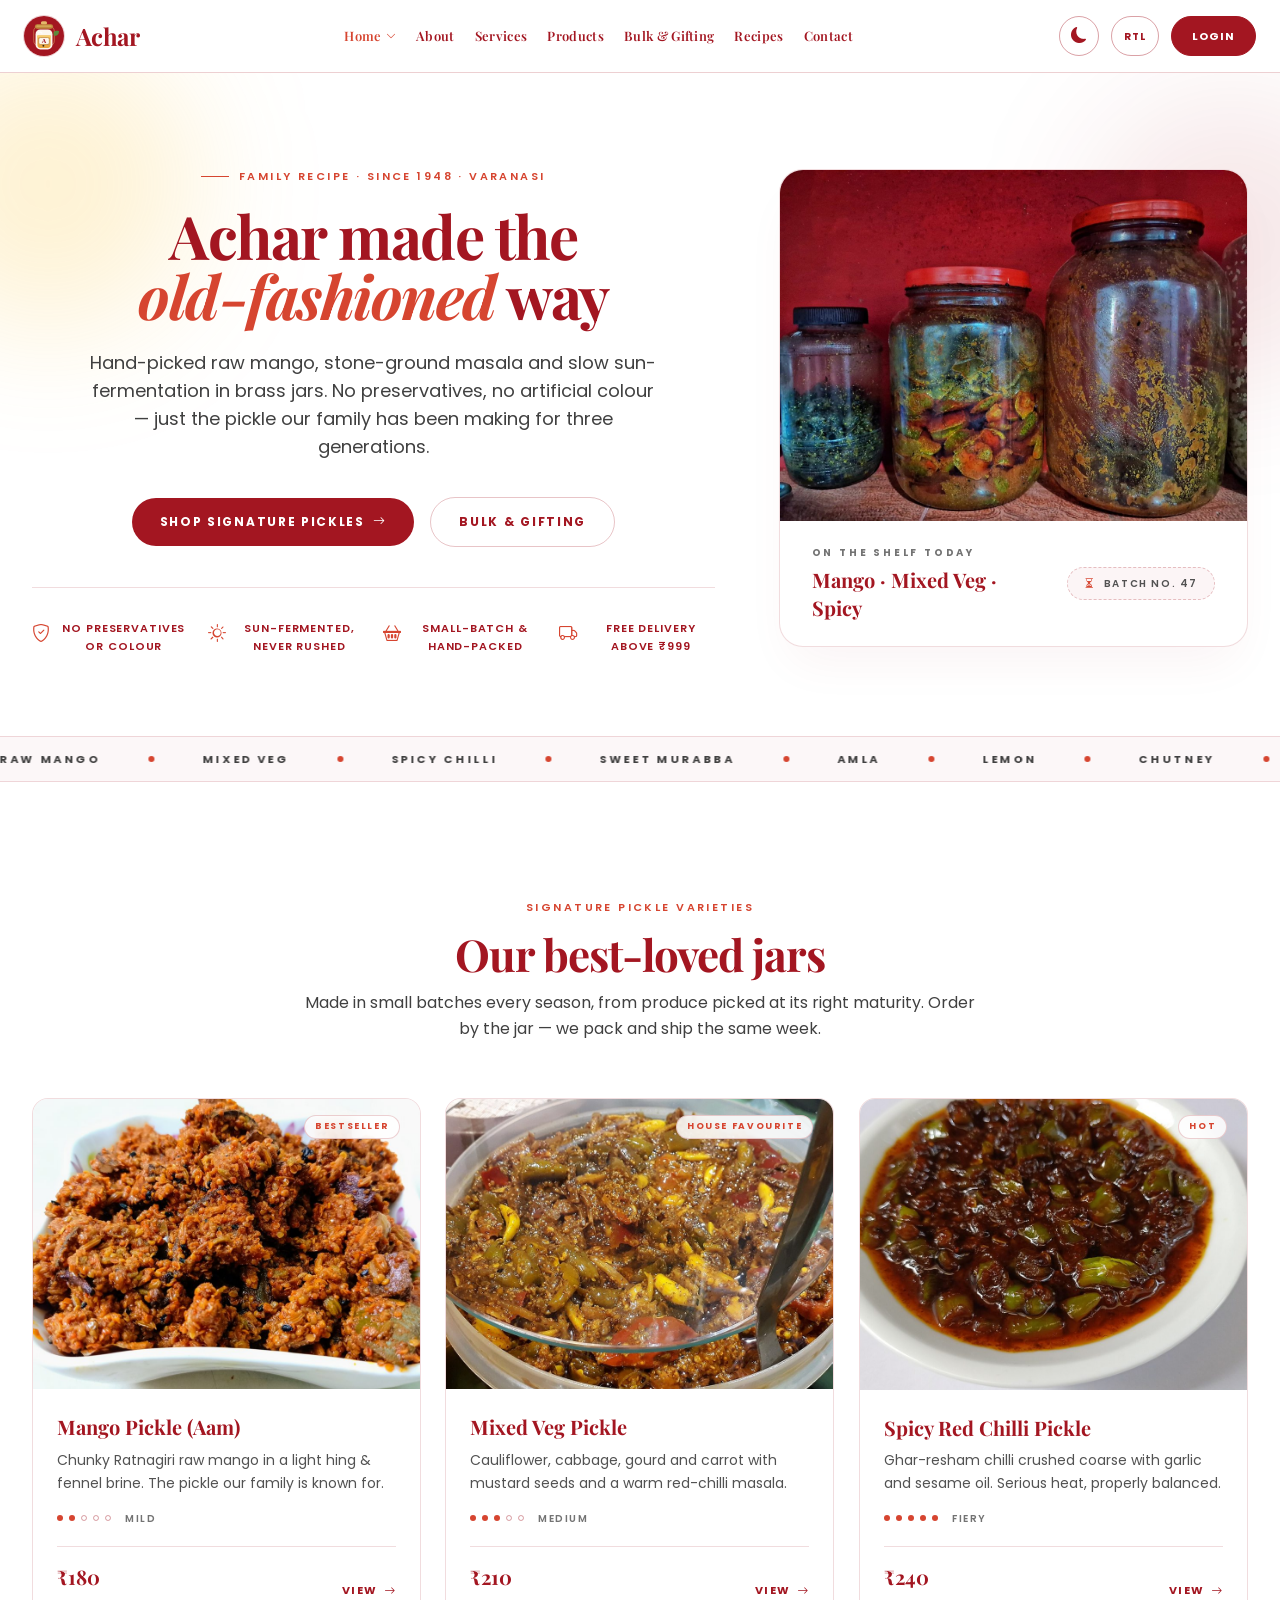
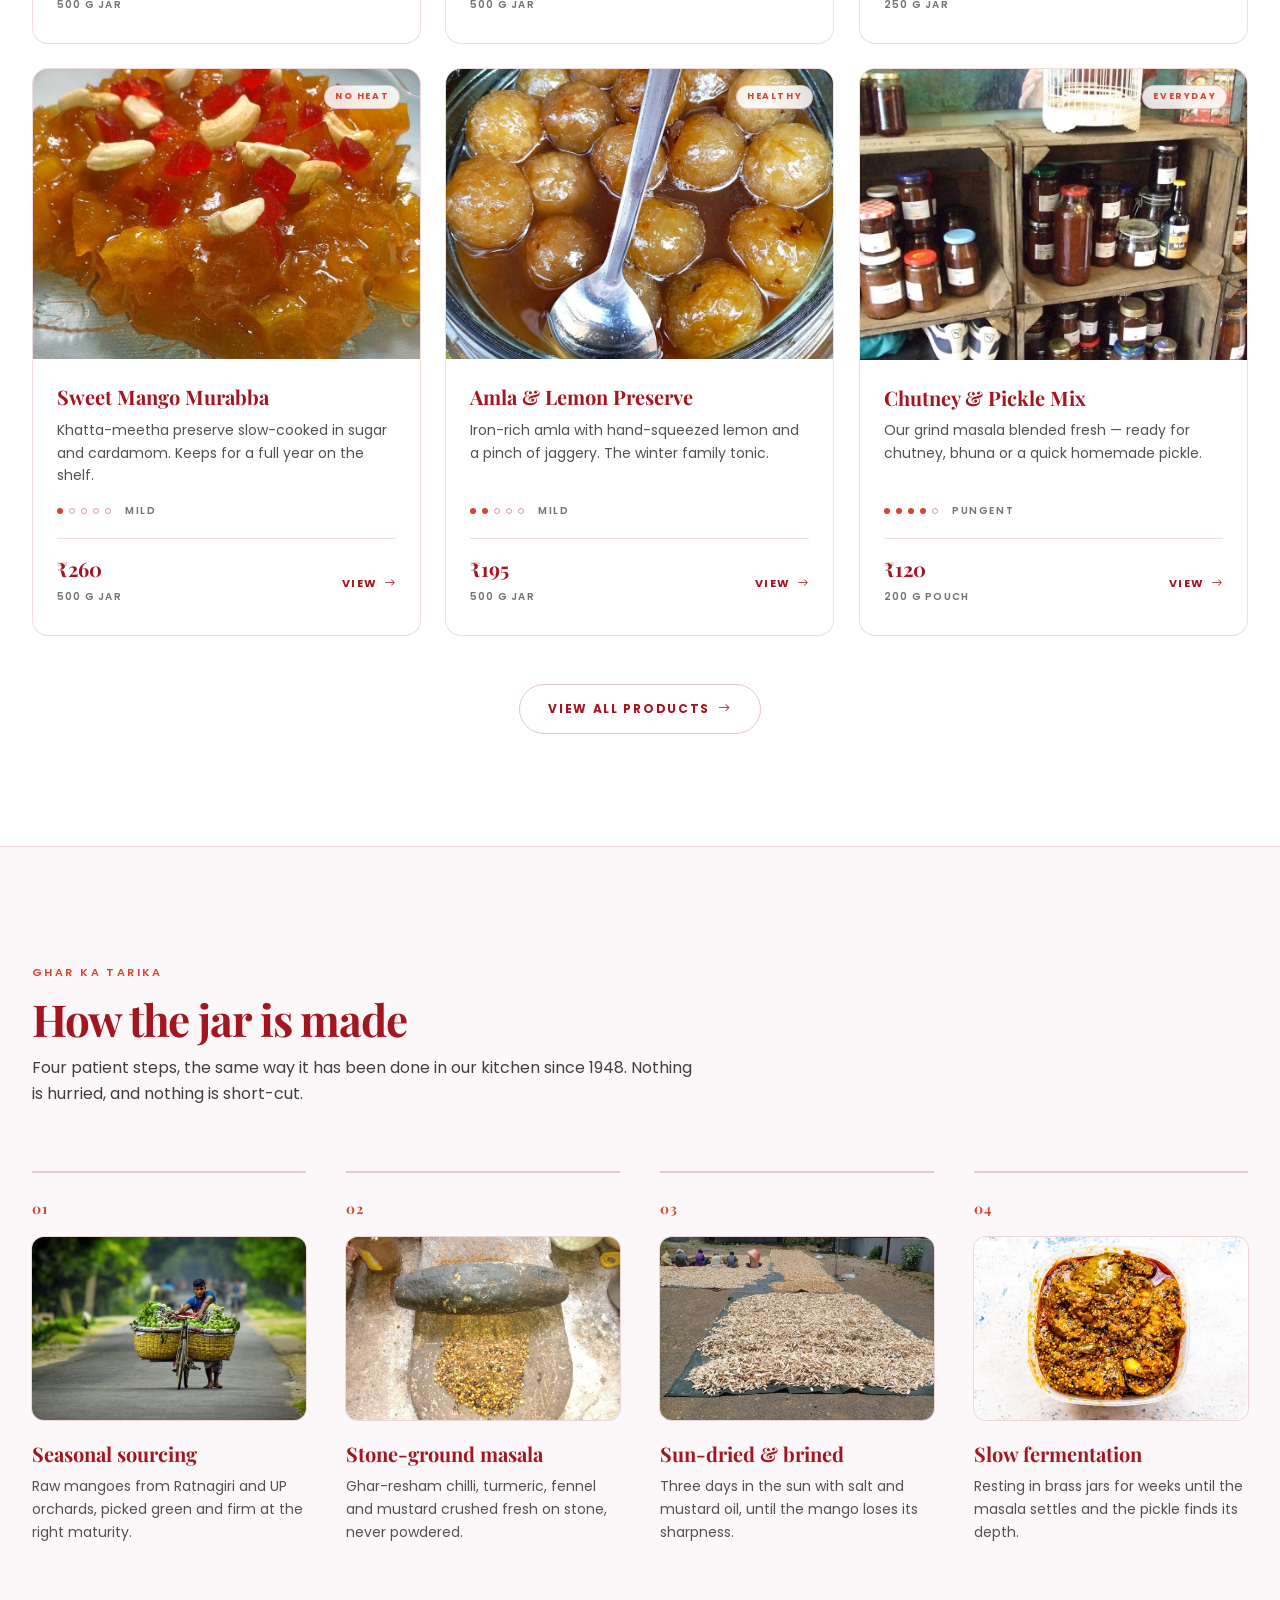
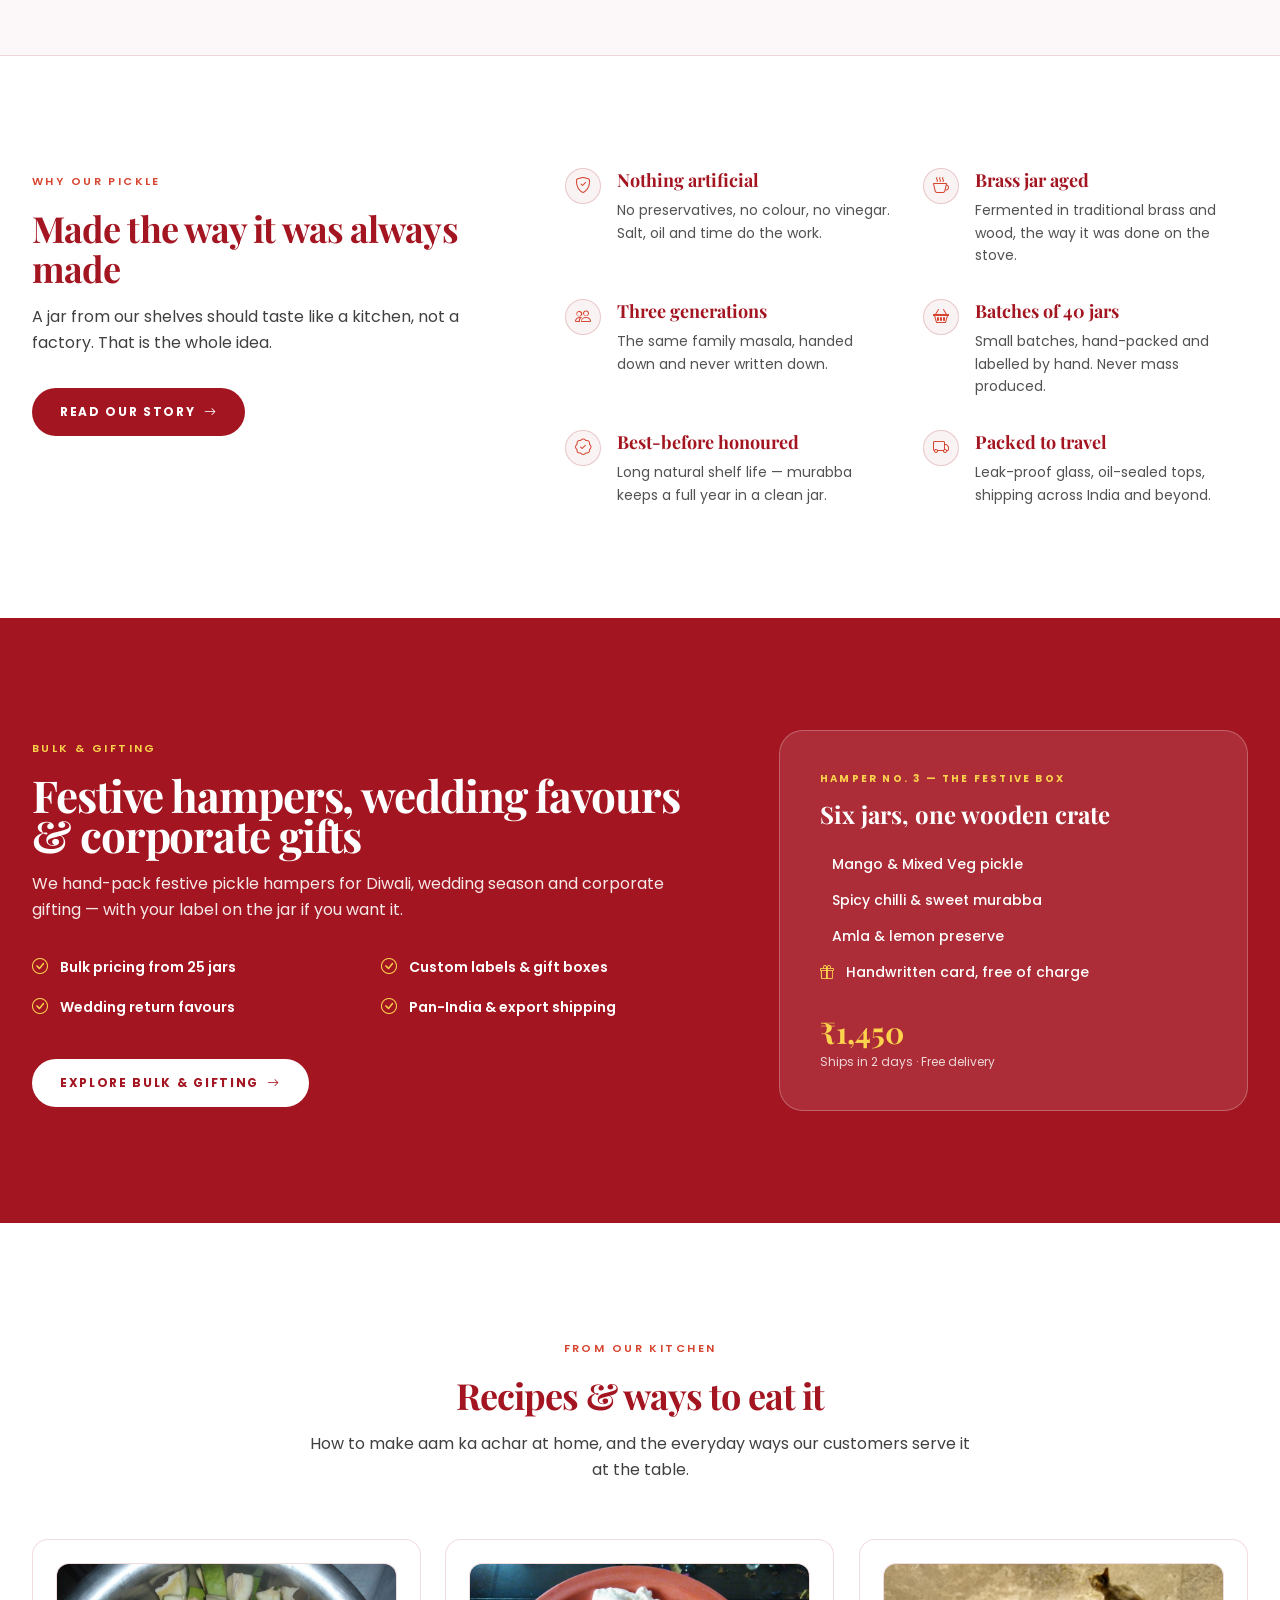
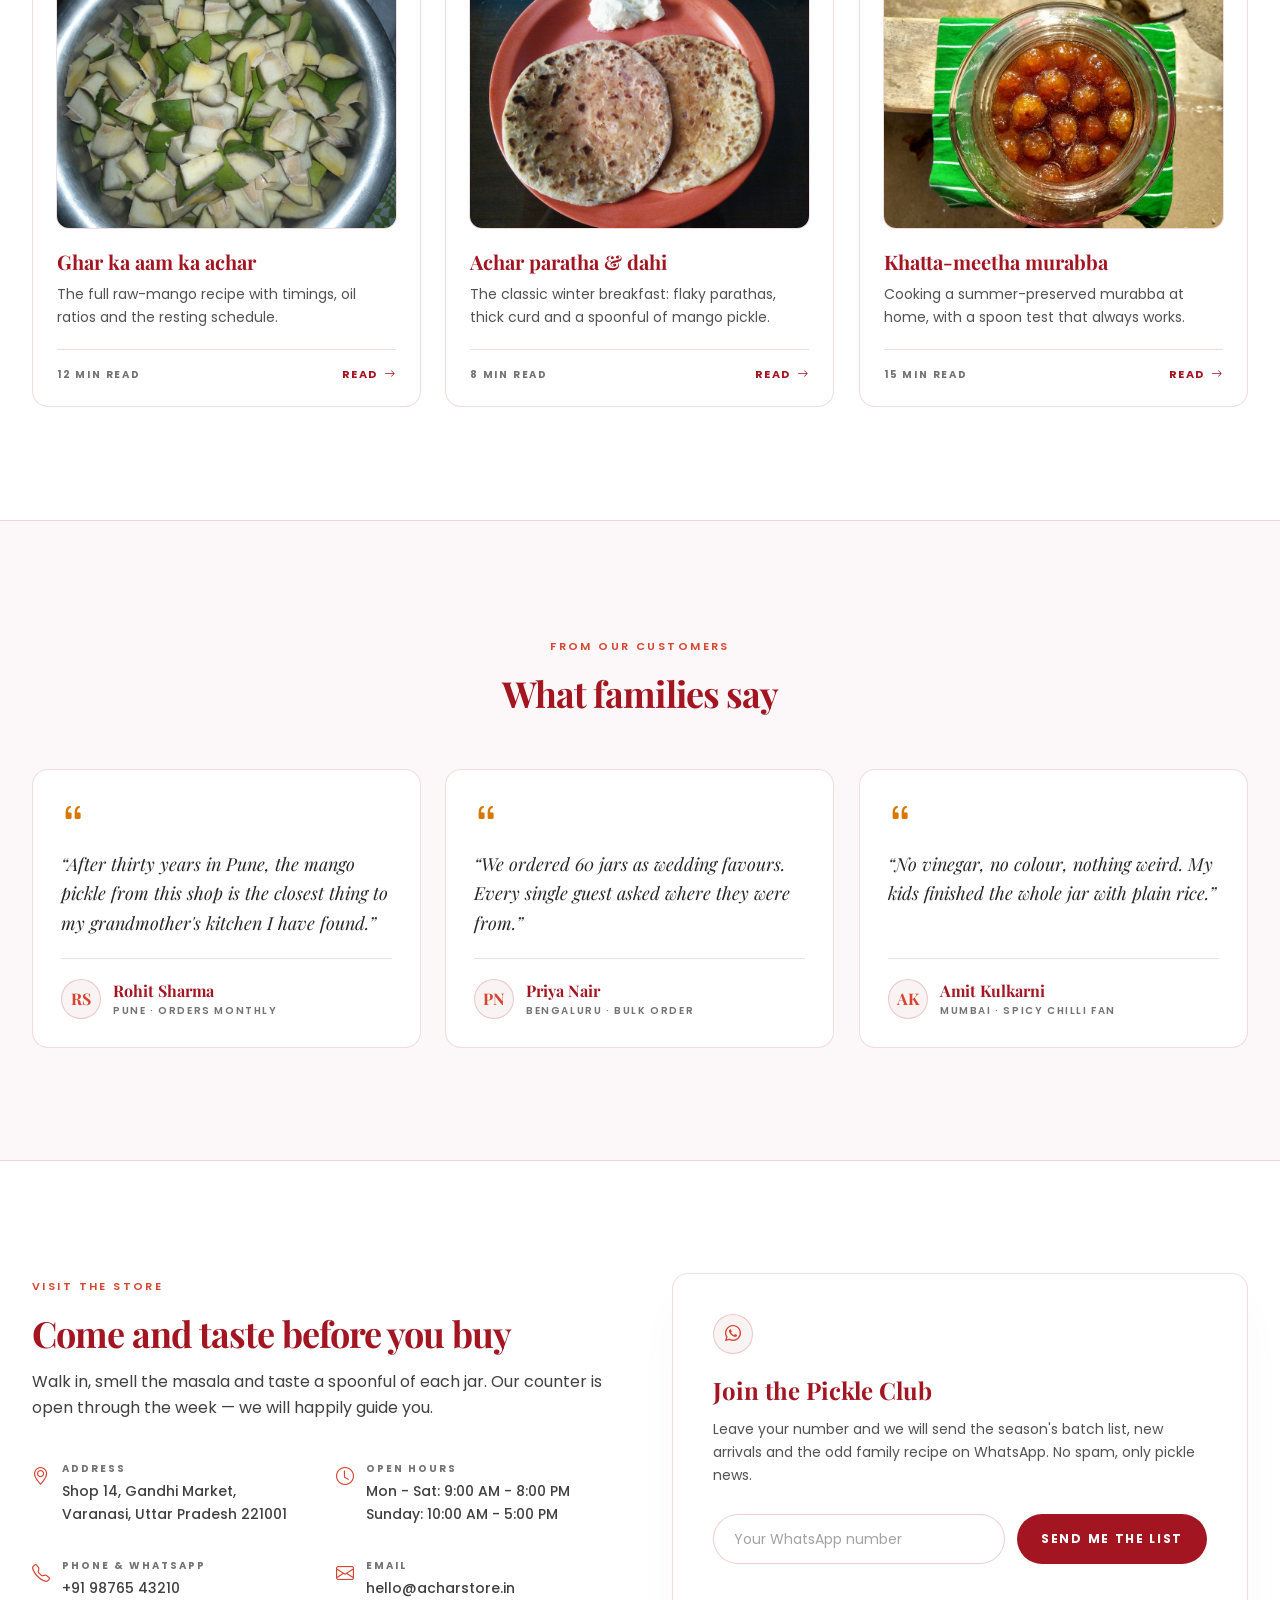
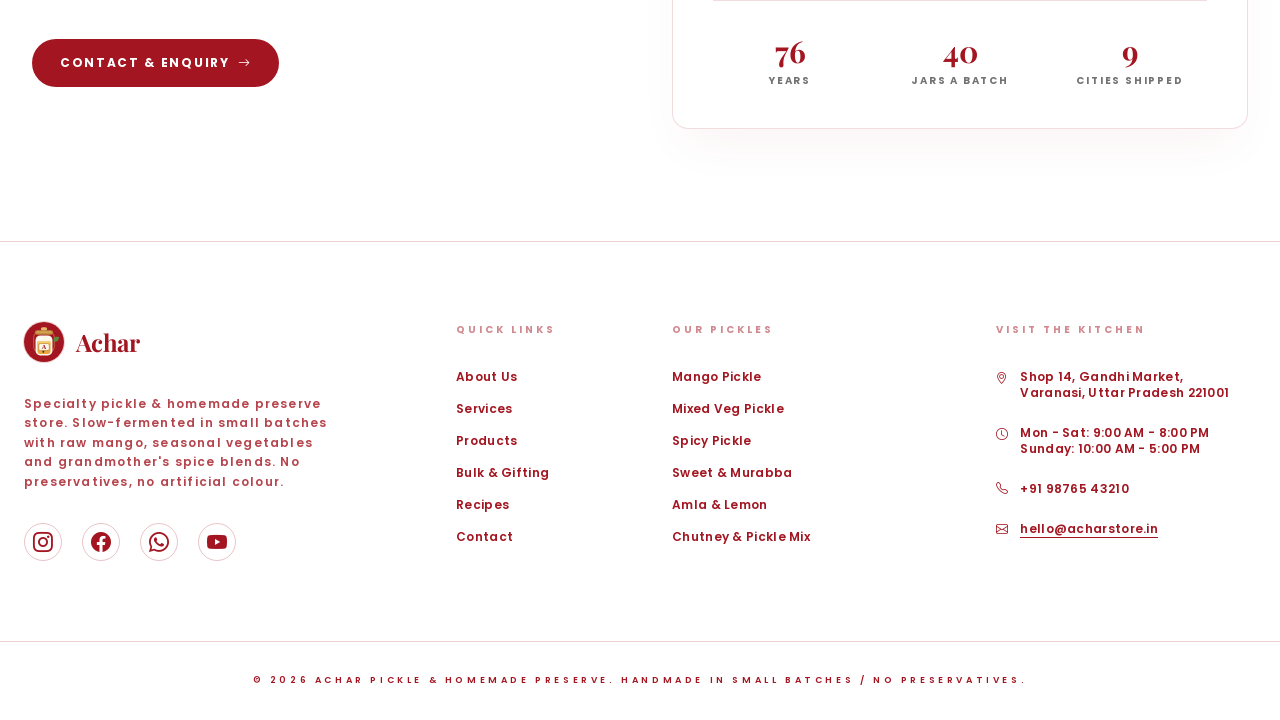
<file: index.html>
<!DOCTYPE html>
<html lang="en">

<head>
  <meta charset="UTF-8">
  <meta name="viewport" content="width=device-width, initial-scale=1.0">
  <title>Home | Achar &mdash; Specialty Pickle &amp; Homemade Preserve Store</title>
  <meta name="description"
    content="Achar - a homely, traditional specialty pickle and homemade preserve store. Hand-fermented mango, mixed veg, spicy, sweet, amla and lemon preserves.">
  <link rel="icon" href="images/logo.svg">
  <script src="tailwind.js"></script>
  <script>
    tailwind.config = {
      darkMode: 'class',
      theme: {
        extend: {
          fontFamily: {
            sans: ['Poppins', 'ui-sans-serif', 'system-ui'],
            serif: ['Playfair Display', 'ui-serif', 'Georgia'],
          },
          colors: {
            brand: {
              DEFAULT: '#A31621',
              deep: '#7A1218',
              soft: '#D64530',
            },
          },
        },
      },
    }
  </script>
  <link rel="stylesheet" href="https://cdn.jsdelivr.net/npm/bootstrap-icons@1.11.3/font/bootstrap-icons.min.css">
  <link rel="stylesheet" href="navbar.css">
  <link rel="stylesheet" href="footer.css">
  <link rel="preconnect" href="https://fonts.googleapis.com">
  <link rel="preconnect" href="https://fonts.gstatic.com" crossorigin>
  <link href="https://fonts.googleapis.com/css2?family=Playfair+Display:ital,wght@0,400;0,500;0,600;0,700;0,800;1,400;1,700&family=Poppins:wght@300;400;500;600;700&display=swap"
    rel="stylesheet">
  <style>
    /* RTL */
    .rtl {
      direction: rtl;
    }

    [dir="rtl"] .title {
      margin-right: 20px !important;
    }

    /* THEME TOGGLE */
    :root {
      --home-bg: #ffffff;
      --text-color: #a31621;
    }

    [data-theme="dark"] {
      --home-bg: #000000;
      --text-color: #ffffff;
    }

    body {
      background-color: var(--home-bg) !important;
      color: var(--text-color);
      transition: background-color 0.4s ease, color 0.4s ease;
    }

    [data-theme="dark"] thead {
      background-color: #a31621 !important;
    }

    [data-theme="dark"] .hero-overlay {
      background-color: rgba(0, 0, 0, 0.7) !important;
    }
  </style>
  <script>
    (function () {
      const savedTheme = localStorage.getItem('theme') || 'light';
      const html = document.documentElement;
      html.setAttribute('data-theme', savedTheme);
      html.classList.toggle('dark', savedTheme === 'dark');
    })();
  </script>
</head>

<body class="font-sans bg-white text-brand dark:bg-black dark:text-white">
  <!-- navbar -->
  <div id="navbar"></div>

  <main>
    <!-- ================= HERO ================= -->
    <section class="relative overflow-hidden bg-white pb-14 pt-28 sm:pt-32 lg:pb-20 lg:pt-40 dark:bg-black">
      <div class="pointer-events-none absolute -start-24 top-10 h-72 w-72 rounded-full bg-amber-400/20 blur-3xl"></div>
      <div class="pointer-events-none absolute -end-24 top-24 h-72 w-72 rounded-full bg-brand/10 blur-3xl"></div>

      <div class="relative mx-auto max-w-7xl px-5 sm:px-6 lg:px-8">
        <div class="grid items-center gap-12 lg:grid-cols-12 lg:gap-16">

          <div class="lg:col-span-7 text-center">
            <span class="inline-flex items-center gap-2.5 font-sans text-[11px] font-semibold uppercase tracking-[0.22em] text-brand-soft dark:text-red-300">
              <span class="h-px w-7 bg-current"></span>
              Family Recipe &middot; Since 1948 &middot; Varanasi
            </span>

            <h1 class="mt-5 font-serif text-4xl font-bold leading-[1.06] tracking-tight text-brand sm:text-5xl lg:text-6xl dark:text-white">
              Achar made the<br />
              <span class="italic text-brand-soft dark:text-red-300">old-fashioned</span>
              way
            </h1>

            <p class="mx-auto mt-6 max-w-xl text-base leading-relaxed text-neutral-700 sm:text-lg dark:text-neutral-300">
              Hand-picked raw mango, stone-ground masala and slow sun-fermentation in
              brass jars. No preservatives, no artificial colour &mdash; just the pickle
              our family has been making for three generations.
            </p>

            <div class="mt-9 flex flex-wrap items-center justify-center gap-3 sm:gap-4">
              <a href="products.html"
                class="inline-flex items-center gap-2 rounded-full bg-brand px-7 py-4 font-sans text-xs font-bold uppercase tracking-[0.14em] text-white transition hover:-translate-y-0.5 hover:bg-brand-soft dark:bg-brand dark:hover:bg-brand-soft">
                Shop Signature Pickles <i class="bi bi-arrow-right"></i>
              </a>
              <a href="bulk-gifting.html"
                class="inline-flex items-center gap-2 rounded-full border border-brand/25 px-7 py-4 font-sans text-xs font-bold uppercase tracking-[0.14em] text-brand transition hover:-translate-y-0.5 hover:border-brand hover:bg-brand/5 dark:border-white/20 dark:text-white dark:hover:border-white/40 dark:hover:bg-white/5">
                Bulk &amp; Gifting
              </a>
            </div>

            <div class="mt-10 grid grid-cols-2 gap-5 border-t border-brand/15 pt-8 text-center lg:grid-cols-4 dark:border-white/10">
              <div class="flex items-start justify-center gap-2.5">
                <i class="bi bi-shield-check text-lg text-brand-soft dark:text-red-300"></i>
                <span class="font-sans text-[11px] font-semibold uppercase leading-relaxed tracking-[0.08em]">No preservatives or colour</span>
              </div>
              <div class="flex items-start justify-center gap-2.5">
                <i class="bi bi-sun text-lg text-brand-soft dark:text-red-300"></i>
                <span class="font-sans text-[11px] font-semibold uppercase leading-relaxed tracking-[0.08em]">Sun-fermented, never rushed</span>
              </div>
              <div class="flex items-start justify-center gap-2.5">
                <i class="bi bi-basket2 text-lg text-brand-soft dark:text-red-300"></i>
                <span class="font-sans text-[11px] font-semibold uppercase leading-relaxed tracking-[0.08em]">Small-batch &amp; hand-packed</span>
              </div>
              <div class="flex items-start justify-center gap-2.5">
                <i class="bi bi-truck text-lg text-brand-soft dark:text-red-300"></i>
                <span class="font-sans text-[11px] font-semibold uppercase leading-relaxed tracking-[0.08em]">Free delivery above &#8377;999</span>
              </div>
            </div>
          </div>

          <div class="lg:col-span-5">
            <div class="overflow-hidden rounded-3xl border border-brand/15 bg-white shadow-2xl shadow-brand/5 dark:border-white/10 dark:bg-neutral-900 dark:shadow-black/40">
              <img src="images/hero-pickles.jpg" alt="Jars of Achar pickle on the shop counter" width="1200" height="900"
                class="aspect-[4/3] w-full object-cover transition duration-700 hover:scale-105" />

              <div class="flex flex-col items-center gap-4 px-6 py-6 sm:flex-row sm:justify-between sm:px-8">
                <div class="text-center sm:text-start">
                  <p class="font-sans text-[10px] font-bold uppercase tracking-[0.28em] text-neutral-500 dark:text-neutral-400">On the shelf today</p>
                  <p class="mt-1.5 font-serif text-lg font-bold text-brand sm:text-xl dark:text-white">Mango &middot; Mixed Veg &middot; Spicy</p>
                </div>
                <span class="inline-flex shrink-0 items-center gap-2 rounded-full border border-dashed border-brand/25 bg-brand/[0.04] px-4 py-2 font-sans text-[10px] font-semibold uppercase tracking-[0.16em] text-neutral-600 dark:border-white/20 dark:bg-white/5 dark:text-neutral-300">
                  <i class="bi bi-hourglass-split text-brand-soft dark:text-red-300"></i>
                  Batch No. 47
                </span>
              </div>
            </div>
          </div>

        </div>
      </div>
    </section>

    <!-- ================= VARIETIES STRIP ================= -->
    <div class="overflow-hidden border-y border-brand/15 bg-brand/[0.03] py-3.5 dark:border-white/10 dark:bg-white/[0.02]">
      <div class="flex w-max gap-8 sm:gap-12" id="hpMarquee">
        <div class="flex shrink-0 items-center gap-8 font-sans text-[11px] font-bold uppercase tracking-[0.24em] text-neutral-700 sm:gap-12 dark:text-neutral-300">
          <span>Raw Mango</span><span class="h-1.5 w-1.5 rounded-full bg-brand-soft"></span>
          <span>Mixed Veg</span><span class="h-1.5 w-1.5 rounded-full bg-brand-soft"></span>
          <span>Spicy Chilli</span><span class="h-1.5 w-1.5 rounded-full bg-brand-soft"></span>
          <span>Sweet Murabba</span><span class="h-1.5 w-1.5 rounded-full bg-brand-soft"></span>
          <span>Amla</span><span class="h-1.5 w-1.5 rounded-full bg-brand-soft"></span>
          <span>Lemon</span><span class="h-1.5 w-1.5 rounded-full bg-brand-soft"></span>
          <span>Chutney</span><span class="h-1.5 w-1.5 rounded-full bg-brand-soft"></span>
          <span>Pickle Masala</span><span class="h-1.5 w-1.5 rounded-full bg-brand-soft"></span>
        </div>
      </div>
    </div>

    <!-- ================= SIGNATURE VARIETIES ================= -->
    <section class="scroll-mt-28 bg-white py-16 sm:py-20 lg:py-28 dark:bg-black" id="varieties">
      <div class="mx-auto max-w-7xl px-5 sm:px-6 lg:px-8">

        <div class="mx-auto max-w-2xl text-center">
          <span class="font-sans text-[11px] font-semibold uppercase tracking-[0.22em] text-brand-soft dark:text-red-300">Signature Pickle Varieties</span>
          <h2 class="mt-4 font-serif text-3xl font-bold leading-tight tracking-tight text-brand sm:text-4xl lg:text-[2.75rem] dark:text-white">Our best-loved jars</h2>
          <p class="mt-4 text-base leading-relaxed text-neutral-700 dark:text-neutral-300">
            Made in small batches every season, from produce picked at its right
            maturity. Order by the jar &mdash; we pack and ship the same week.
          </p>
        </div>

        <div class="mt-12 grid gap-6 sm:grid-cols-2 lg:mt-14 lg:grid-cols-3">

          <article class="hp-reveal group relative flex flex-col overflow-hidden rounded-2xl border border-brand/15 bg-white transition duration-300 hover:-translate-y-1.5 hover:border-brand-soft hover:shadow-2xl hover:shadow-brand/10 dark:border-white/10 dark:bg-neutral-900 dark:hover:border-red-400/60 dark:hover:shadow-black/50">
            <span class="absolute top-4 z-10 rounded-full border border-brand/20 bg-white/85 px-2.5 py-1 font-sans text-[9px] font-bold uppercase tracking-[0.18em] text-brand-soft backdrop-blur [inset-inline-end:1.25rem] dark:border-white/15 dark:bg-black/55 dark:text-red-300">Bestseller</span>
            <img src="images/pickle-mango.jpg" alt="Achar mango pickle made from raw mango" width="900" height="900" loading="lazy"
              class="aspect-[4/3] w-full object-cover transition duration-500 group-hover:scale-105" />
            <div class="flex flex-1 flex-col p-6">
              <h3 class="font-serif text-xl font-bold leading-snug text-brand dark:text-white">Mango Pickle (Aam)</h3>
              <p class="mt-2 flex-1 text-sm leading-relaxed text-neutral-600 dark:text-neutral-400">Chunky Ratnagiri raw mango in a light hing &amp; fennel brine. The pickle our family is known for.</p>
              <div class="mt-4 flex items-center gap-1.5">
                <span class="h-1.5 w-1.5 rounded-full bg-brand-soft dark:bg-red-400"></span>
                <span class="h-1.5 w-1.5 rounded-full bg-brand-soft dark:bg-red-400"></span>
                <span class="h-1.5 w-1.5 rounded-full border border-brand/40 dark:border-white/25"></span>
                <span class="h-1.5 w-1.5 rounded-full border border-brand/40 dark:border-white/25"></span>
                <span class="h-1.5 w-1.5 rounded-full border border-brand/40 dark:border-white/25"></span>
                <span class="ms-2 font-sans text-[10px] font-semibold uppercase tracking-[0.16em] text-neutral-500 dark:text-neutral-400">Mild</span>
              </div>
              <div class="mt-5 flex items-center justify-between border-t border-brand/15 pt-4 dark:border-white/10">
                <span class="font-serif text-xl font-bold text-brand dark:text-white">&#8377;180<small class="block font-sans text-[10px] font-semibold uppercase tracking-[0.12em] text-neutral-500 dark:text-neutral-400">500 g jar</small></span>
                <a href="products.html#mango" class="inline-flex items-center gap-1.5 font-sans text-[11px] font-bold uppercase tracking-[0.14em] text-brand transition hover:gap-2.5 hover:text-brand-soft dark:text-white dark:hover:text-red-300">View <i class="bi bi-arrow-right"></i></a>
              </div>
            </div>
          </article>

          <article class="hp-reveal group relative flex flex-col overflow-hidden rounded-2xl border border-brand/15 bg-white transition duration-300 hover:-translate-y-1.5 hover:border-brand-soft hover:shadow-2xl hover:shadow-brand/10 dark:border-white/10 dark:bg-neutral-900 dark:hover:border-red-400/60 dark:hover:shadow-black/50">
            <span class="absolute top-4 z-10 rounded-full border border-brand/20 bg-white/85 px-2.5 py-1 font-sans text-[9px] font-bold uppercase tracking-[0.18em] text-brand-soft backdrop-blur [inset-inline-end:1.25rem] dark:border-white/15 dark:bg-black/55 dark:text-red-300">House Favourite</span>
            <img src="images/pickle-mixed-veg.jpg" alt="Achar varieties of mixed vegetable pickle" width="900" height="900" loading="lazy"
              class="aspect-[4/3] w-full object-cover transition duration-500 group-hover:scale-105" />
            <div class="flex flex-1 flex-col p-6">
              <h3 class="font-serif text-xl font-bold leading-snug text-brand dark:text-white">Mixed Veg Pickle</h3>
              <p class="mt-2 flex-1 text-sm leading-relaxed text-neutral-600 dark:text-neutral-400">Cauliflower, cabbage, gourd and carrot with mustard seeds and a warm red-chilli masala.</p>
              <div class="mt-4 flex items-center gap-1.5">
                <span class="h-1.5 w-1.5 rounded-full bg-brand-soft dark:bg-red-400"></span>
                <span class="h-1.5 w-1.5 rounded-full bg-brand-soft dark:bg-red-400"></span>
                <span class="h-1.5 w-1.5 rounded-full bg-brand-soft dark:bg-red-400"></span>
                <span class="h-1.5 w-1.5 rounded-full border border-brand/40 dark:border-white/25"></span>
                <span class="h-1.5 w-1.5 rounded-full border border-brand/40 dark:border-white/25"></span>
                <span class="ms-2 font-sans text-[10px] font-semibold uppercase tracking-[0.16em] text-neutral-500 dark:text-neutral-400">Medium</span>
              </div>
              <div class="mt-5 flex items-center justify-between border-t border-brand/15 pt-4 dark:border-white/10">
                <span class="font-serif text-xl font-bold text-brand dark:text-white">&#8377;210<small class="block font-sans text-[10px] font-semibold uppercase tracking-[0.12em] text-neutral-500 dark:text-neutral-400">500 g jar</small></span>
                <a href="products.html#mixed-veg" class="inline-flex items-center gap-1.5 font-sans text-[11px] font-bold uppercase tracking-[0.14em] text-brand transition hover:gap-2.5 hover:text-brand-soft dark:text-white dark:hover:text-red-300">View <i class="bi bi-arrow-right"></i></a>
              </div>
            </div>
          </article>

          <article class="hp-reveal group relative flex flex-col overflow-hidden rounded-2xl border border-brand/15 bg-white transition duration-300 hover:-translate-y-1.5 hover:border-brand-soft hover:shadow-2xl hover:shadow-brand/10 dark:border-white/10 dark:bg-neutral-900 dark:hover:border-red-400/60 dark:hover:shadow-black/50">
            <span class="absolute top-4 z-10 rounded-full border border-brand/20 bg-white/85 px-2.5 py-1 font-sans text-[9px] font-bold uppercase tracking-[0.18em] text-brand-soft backdrop-blur [inset-inline-end:1.25rem] dark:border-white/15 dark:bg-black/55 dark:text-red-300">Hot</span>
            <img src="images/pickle-spicy.jpg" alt="Achar spicy green chilli pickle" width="900" height="900" loading="lazy"
              class="aspect-[4/3] w-full object-cover transition duration-500 group-hover:scale-105" />
            <div class="flex flex-1 flex-col p-6">
              <h3 class="font-serif text-xl font-bold leading-snug text-brand dark:text-white">Spicy Red Chilli Pickle</h3>
              <p class="mt-2 flex-1 text-sm leading-relaxed text-neutral-600 dark:text-neutral-400">Ghar-resham chilli crushed coarse with garlic and sesame oil. Serious heat, properly balanced.</p>
              <div class="mt-4 flex items-center gap-1.5">
                <span class="h-1.5 w-1.5 rounded-full bg-brand-soft dark:bg-red-400"></span>
                <span class="h-1.5 w-1.5 rounded-full bg-brand-soft dark:bg-red-400"></span>
                <span class="h-1.5 w-1.5 rounded-full bg-brand-soft dark:bg-red-400"></span>
                <span class="h-1.5 w-1.5 rounded-full bg-brand-soft dark:bg-red-400"></span>
                <span class="h-1.5 w-1.5 rounded-full bg-brand-soft dark:bg-red-400"></span>
                <span class="ms-2 font-sans text-[10px] font-semibold uppercase tracking-[0.16em] text-neutral-500 dark:text-neutral-400">Fiery</span>
              </div>
              <div class="mt-5 flex items-center justify-between border-t border-brand/15 pt-4 dark:border-white/10">
                <span class="font-serif text-xl font-bold text-brand dark:text-white">&#8377;240<small class="block font-sans text-[10px] font-semibold uppercase tracking-[0.12em] text-neutral-500 dark:text-neutral-400">250 g jar</small></span>
                <a href="products.html#spicy" class="inline-flex items-center gap-1.5 font-sans text-[11px] font-bold uppercase tracking-[0.14em] text-brand transition hover:gap-2.5 hover:text-brand-soft dark:text-white dark:hover:text-red-300">View <i class="bi bi-arrow-right"></i></a>
              </div>
            </div>
          </article>

          <article class="hp-reveal group relative flex flex-col overflow-hidden rounded-2xl border border-brand/15 bg-white transition duration-300 hover:-translate-y-1.5 hover:border-brand-soft hover:shadow-2xl hover:shadow-brand/10 dark:border-white/10 dark:bg-neutral-900 dark:hover:border-red-400/60 dark:hover:shadow-black/50">
            <span class="absolute top-4 z-10 rounded-full border border-brand/20 bg-white/85 px-2.5 py-1 font-sans text-[9px] font-bold uppercase tracking-[0.18em] text-brand-soft backdrop-blur [inset-inline-end:1.25rem] dark:border-white/15 dark:bg-black/55 dark:text-red-300">No Heat</span>
            <img src="images/pickle-sweet.jpg" alt="Homemade sweet mango murabba preserve" width="900" height="900" loading="lazy"
              class="aspect-[4/3] w-full object-cover transition duration-500 group-hover:scale-105" />
            <div class="flex flex-1 flex-col p-6">
              <h3 class="font-serif text-xl font-bold leading-snug text-brand dark:text-white">Sweet Mango Murabba</h3>
              <p class="mt-2 flex-1 text-sm leading-relaxed text-neutral-600 dark:text-neutral-400">Khatta-meetha preserve slow-cooked in sugar and cardamom. Keeps for a full year on the shelf.</p>
              <div class="mt-4 flex items-center gap-1.5">
                <span class="h-1.5 w-1.5 rounded-full bg-brand-soft dark:bg-red-400"></span>
                <span class="h-1.5 w-1.5 rounded-full border border-brand/40 dark:border-white/25"></span>
                <span class="h-1.5 w-1.5 rounded-full border border-brand/40 dark:border-white/25"></span>
                <span class="h-1.5 w-1.5 rounded-full border border-brand/40 dark:border-white/25"></span>
                <span class="h-1.5 w-1.5 rounded-full border border-brand/40 dark:border-white/25"></span>
                <span class="ms-2 font-sans text-[10px] font-semibold uppercase tracking-[0.16em] text-neutral-500 dark:text-neutral-400">Mild</span>
              </div>
              <div class="mt-5 flex items-center justify-between border-t border-brand/15 pt-4 dark:border-white/10">
                <span class="font-serif text-xl font-bold text-brand dark:text-white">&#8377;260<small class="block font-sans text-[10px] font-semibold uppercase tracking-[0.12em] text-neutral-500 dark:text-neutral-400">500 g jar</small></span>
                <a href="products.html#sweet" class="inline-flex items-center gap-1.5 font-sans text-[11px] font-bold uppercase tracking-[0.14em] text-brand transition hover:gap-2.5 hover:text-brand-soft dark:text-white dark:hover:text-red-300">View <i class="bi bi-arrow-right"></i></a>
              </div>
            </div>
          </article>

          <article class="hp-reveal group relative flex flex-col overflow-hidden rounded-2xl border border-brand/15 bg-white transition duration-300 hover:-translate-y-1.5 hover:border-brand-soft hover:shadow-2xl hover:shadow-brand/10 dark:border-white/10 dark:bg-neutral-900 dark:hover:border-red-400/60 dark:hover:shadow-black/50">
            <span class="absolute top-4 z-10 rounded-full border border-brand/20 bg-white/85 px-2.5 py-1 font-sans text-[9px] font-bold uppercase tracking-[0.18em] text-brand-soft backdrop-blur [inset-inline-end:1.25rem] dark:border-white/15 dark:bg-black/55 dark:text-red-300">Healthy</span>
            <img src="images/pickle-amla.jpg" alt="Achar amla gooseberry pickle" width="900" height="900" loading="lazy"
              class="aspect-[4/3] w-full object-cover transition duration-500 group-hover:scale-105" />
            <div class="flex flex-1 flex-col p-6">
              <h3 class="font-serif text-xl font-bold leading-snug text-brand dark:text-white">Amla &amp; Lemon Preserve</h3>
              <p class="mt-2 flex-1 text-sm leading-relaxed text-neutral-600 dark:text-neutral-400">Iron-rich amla with hand-squeezed lemon and a pinch of jaggery. The winter family tonic.</p>
              <div class="mt-4 flex items-center gap-1.5">
                <span class="h-1.5 w-1.5 rounded-full bg-brand-soft dark:bg-red-400"></span>
                <span class="h-1.5 w-1.5 rounded-full bg-brand-soft dark:bg-red-400"></span>
                <span class="h-1.5 w-1.5 rounded-full border border-brand/40 dark:border-white/25"></span>
                <span class="h-1.5 w-1.5 rounded-full border border-brand/40 dark:border-white/25"></span>
                <span class="h-1.5 w-1.5 rounded-full border border-brand/40 dark:border-white/25"></span>
                <span class="ms-2 font-sans text-[10px] font-semibold uppercase tracking-[0.16em] text-neutral-500 dark:text-neutral-400">Mild</span>
              </div>
              <div class="mt-5 flex items-center justify-between border-t border-brand/15 pt-4 dark:border-white/10">
                <span class="font-serif text-xl font-bold text-brand dark:text-white">&#8377;195<small class="block font-sans text-[10px] font-semibold uppercase tracking-[0.12em] text-neutral-500 dark:text-neutral-400">500 g jar</small></span>
                <a href="products.html#amla" class="inline-flex items-center gap-1.5 font-sans text-[11px] font-bold uppercase tracking-[0.14em] text-brand transition hover:gap-2.5 hover:text-brand-soft dark:text-white dark:hover:text-red-300">View <i class="bi bi-arrow-right"></i></a>
              </div>
            </div>
          </article>

          <article class="hp-reveal group relative flex flex-col overflow-hidden rounded-2xl border border-brand/15 bg-white transition duration-300 hover:-translate-y-1.5 hover:border-brand-soft hover:shadow-2xl hover:shadow-brand/10 dark:border-white/10 dark:bg-neutral-900 dark:hover:border-red-400/60 dark:hover:shadow-black/50">
            <span class="absolute top-4 z-10 rounded-full border border-brand/20 bg-white/85 px-2.5 py-1 font-sans text-[9px] font-bold uppercase tracking-[0.18em] text-brand-soft backdrop-blur [inset-inline-end:1.25rem] dark:border-white/15 dark:bg-black/55 dark:text-red-300">Everyday</span>
            <img src="images/pickle-chutney.jpg" alt="Jars of Achar chutney and pickle masala mix" width="900" height="900" loading="lazy"
              class="aspect-[4/3] w-full object-cover transition duration-500 group-hover:scale-105" />
            <div class="flex flex-1 flex-col p-6">
              <h3 class="font-serif text-xl font-bold leading-snug text-brand dark:text-white">Chutney &amp; Pickle Mix</h3>
              <p class="mt-2 flex-1 text-sm leading-relaxed text-neutral-600 dark:text-neutral-400">Our grind masala blended fresh &mdash; ready for chutney, bhuna or a quick homemade pickle.</p>
              <div class="mt-4 flex items-center gap-1.5">
                <span class="h-1.5 w-1.5 rounded-full bg-brand-soft dark:bg-red-400"></span>
                <span class="h-1.5 w-1.5 rounded-full bg-brand-soft dark:bg-red-400"></span>
                <span class="h-1.5 w-1.5 rounded-full bg-brand-soft dark:bg-red-400"></span>
                <span class="h-1.5 w-1.5 rounded-full bg-brand-soft dark:bg-red-400"></span>
                <span class="h-1.5 w-1.5 rounded-full border border-brand/40 dark:border-white/25"></span>
                <span class="ms-2 font-sans text-[10px] font-semibold uppercase tracking-[0.16em] text-neutral-500 dark:text-neutral-400">Pungent</span>
              </div>
              <div class="mt-5 flex items-center justify-between border-t border-brand/15 pt-4 dark:border-white/10">
                <span class="font-serif text-xl font-bold text-brand dark:text-white">&#8377;120<small class="block font-sans text-[10px] font-semibold uppercase tracking-[0.12em] text-neutral-500 dark:text-neutral-400">200 g pouch</small></span>
                <a href="products.html#chutney" class="inline-flex items-center gap-1.5 font-sans text-[11px] font-bold uppercase tracking-[0.14em] text-brand transition hover:gap-2.5 hover:text-brand-soft dark:text-white dark:hover:text-red-300">View <i class="bi bi-arrow-right"></i></a>
              </div>
            </div>
          </article>

        </div>

        <div class="mt-12 text-center">
          <a href="products.html"
            class="inline-flex items-center gap-2 rounded-full border border-brand/25 px-7 py-4 font-sans text-xs font-bold uppercase tracking-[0.14em] text-brand transition hover:border-brand hover:bg-brand/5 dark:border-white/20 dark:text-white dark:hover:border-white/40 dark:hover:bg-white/5">
            View all products <i class="bi bi-arrow-right"></i>
          </a>
        </div>
      </div>
    </section>

    <!-- ================= HOW IT'S MADE ================= -->
    <section class="border-y border-brand/15 bg-brand/[0.03] py-16 sm:py-20 lg:py-28 dark:border-white/10 dark:bg-white/[0.02]">
      <div class="mx-auto max-w-7xl px-5 sm:px-6 lg:px-8">

        <div class="max-w-2xl">
          <span class="font-sans text-[11px] font-semibold uppercase tracking-[0.22em] text-brand-soft dark:text-red-300">Ghar Ka Tarika</span>
          <h2 class="mt-4 font-serif text-3xl font-bold leading-tight tracking-tight text-brand sm:text-4xl lg:text-[2.75rem] dark:text-white">How the jar is made</h2>
          <p class="mt-4 text-base leading-relaxed text-neutral-700 dark:text-neutral-300">
            Four patient steps, the same way it has been done in our kitchen since
            1948. Nothing is hurried, and nothing is short-cut.
          </p>
        </div>

        <div class="mt-12 grid gap-10 sm:grid-cols-2 lg:mt-16 lg:grid-cols-4">
          <div class="hp-reveal border-t-2 border-brand/20 pt-6 dark:border-white/15">
            <span class="font-serif text-sm font-bold tracking-[0.1em] text-brand-soft dark:text-red-300">01</span>
            <img src="images/process-sourcing.jpg" alt="Green raw mangoes freshly picked for pickling" width="900" height="600" loading="lazy"
              class="mt-4 aspect-[3/2] w-full rounded-xl object-cover ring-1 ring-brand/15 dark:ring-white/10" />
            <h3 class="mt-5 font-serif text-xl font-bold leading-snug text-brand dark:text-white">Seasonal sourcing</h3>
            <p class="mt-2 text-sm leading-relaxed text-neutral-600 dark:text-neutral-400">Raw mangoes from Ratnagiri and UP orchards, picked green and firm at the right maturity.</p>
          </div>
          <div class="hp-reveal border-t-2 border-brand/20 pt-6 dark:border-white/15">
            <span class="font-serif text-sm font-bold tracking-[0.1em] text-brand-soft dark:text-red-300">02</span>
            <img src="images/process-grinding.jpg" alt="Spices being stone-ground on a traditional batan" width="900" height="600" loading="lazy"
              class="mt-4 aspect-[3/2] w-full rounded-xl object-cover ring-1 ring-brand/15 dark:ring-white/10" />
            <h3 class="mt-5 font-serif text-xl font-bold leading-snug text-brand dark:text-white">Stone-ground masala</h3>
            <p class="mt-2 text-sm leading-relaxed text-neutral-600 dark:text-neutral-400">Ghar-resham chilli, turmeric, fennel and mustard crushed fresh on stone, never powdered.</p>
          </div>
          <div class="hp-reveal border-t-2 border-brand/20 pt-6 dark:border-white/15">
            <span class="font-serif text-sm font-bold tracking-[0.1em] text-brand-soft dark:text-red-300">03</span>
            <img src="images/process-sundrying.jpg" alt="Sliced mangoes drying on cloth in the sun" width="900" height="600" loading="lazy"
              class="mt-4 aspect-[3/2] w-full rounded-xl object-cover ring-1 ring-brand/15 dark:ring-white/10" />
            <h3 class="mt-5 font-serif text-xl font-bold leading-snug text-brand dark:text-white">Sun-dried &amp; brined</h3>
            <p class="mt-2 text-sm leading-relaxed text-neutral-600 dark:text-neutral-400">Three days in the sun with salt and mustard oil, until the mango loses its sharpness.</p>
          </div>
          <div class="hp-reveal border-t-2 border-brand/20 pt-6 dark:border-white/15">
            <span class="font-serif text-sm font-bold tracking-[0.1em] text-brand-soft dark:text-red-300">04</span>
            <img src="images/process-fermenting.jpg" alt="Raw mango pieces marinating in mustard oil inside a glass jar" width="900" height="600" loading="lazy"
              class="mt-4 aspect-[3/2] w-full rounded-xl object-cover ring-1 ring-brand/15 dark:ring-white/10" />
            <h3 class="mt-5 font-serif text-xl font-bold leading-snug text-brand dark:text-white">Slow fermentation</h3>
            <p class="mt-2 text-sm leading-relaxed text-neutral-600 dark:text-neutral-400">Resting in brass jars for weeks until the masala settles and the pickle finds its depth.</p>
          </div>
        </div>
      </div>
    </section>

    <!-- ================= WHY OUR PICKLE ================= -->
    <section class="bg-white py-16 sm:py-20 lg:py-28 dark:bg-black">
      <div class="mx-auto max-w-7xl px-5 sm:px-6 lg:px-8">
        <div class="grid items-start gap-12 lg:grid-cols-12 lg:gap-16">

          <div class="hp-reveal lg:col-span-5">
            <span class="font-sans text-[11px] font-semibold uppercase tracking-[0.22em] text-brand-soft dark:text-red-300">Why Our Pickle</span>
            <h2 class="mt-4 font-serif text-3xl font-bold leading-tight tracking-tight text-brand sm:text-4xl dark:text-white">Made the way it was always made</h2>
            <p class="mt-4 text-base leading-relaxed text-neutral-700 dark:text-neutral-300">
              A jar from our shelves should taste like a kitchen, not a factory.
              That is the whole idea.
            </p>
            <a href="about.html"
              class="mt-8 inline-flex items-center gap-2 rounded-full bg-brand px-7 py-4 font-sans text-xs font-bold uppercase tracking-[0.14em] text-white transition hover:-translate-y-0.5 hover:bg-brand-soft dark:bg-brand dark:hover:bg-brand-soft">
              Read our story <i class="bi bi-arrow-right"></i>
            </a>
          </div>

          <div class="grid gap-8 sm:grid-cols-2 lg:col-span-7">
            <div class="hp-reveal flex items-start gap-4">
              <span class="flex h-9 w-9 flex-none items-center justify-center rounded-full border border-brand/20 bg-brand/5 text-brand-soft dark:border-white/15 dark:bg-white/5 dark:text-red-300"><i class="bi bi-shield-check"></i></span>
              <div>
                <h3 class="font-serif text-lg font-bold leading-snug text-brand dark:text-white">Nothing artificial</h3>
                <p class="mt-1.5 text-sm leading-relaxed text-neutral-600 dark:text-neutral-400">No preservatives, no colour, no vinegar. Salt, oil and time do the work.</p>
              </div>
            </div>
            <div class="hp-reveal flex items-start gap-4">
              <span class="flex h-9 w-9 flex-none items-center justify-center rounded-full border border-brand/20 bg-brand/5 text-brand-soft dark:border-white/15 dark:bg-white/5 dark:text-red-300"><i class="bi bi-cup-hot"></i></span>
              <div>
                <h3 class="font-serif text-lg font-bold leading-snug text-brand dark:text-white">Brass jar aged</h3>
                <p class="mt-1.5 text-sm leading-relaxed text-neutral-600 dark:text-neutral-400">Fermented in traditional brass and wood, the way it was done on the stove.</p>
              </div>
            </div>
            <div class="hp-reveal flex items-start gap-4">
              <span class="flex h-9 w-9 flex-none items-center justify-center rounded-full border border-brand/20 bg-brand/5 text-brand-soft dark:border-white/15 dark:bg-white/5 dark:text-red-300"><i class="bi bi-people"></i></span>
              <div>
                <h3 class="font-serif text-lg font-bold leading-snug text-brand dark:text-white">Three generations</h3>
                <p class="mt-1.5 text-sm leading-relaxed text-neutral-600 dark:text-neutral-400">The same family masala, handed down and never written down.</p>
              </div>
            </div>
            <div class="hp-reveal flex items-start gap-4">
              <span class="flex h-9 w-9 flex-none items-center justify-center rounded-full border border-brand/20 bg-brand/5 text-brand-soft dark:border-white/15 dark:bg-white/5 dark:text-red-300"><i class="bi bi-basket2"></i></span>
              <div>
                <h3 class="font-serif text-lg font-bold leading-snug text-brand dark:text-white">Batches of 40 jars</h3>
                <p class="mt-1.5 text-sm leading-relaxed text-neutral-600 dark:text-neutral-400">Small batches, hand-packed and labelled by hand. Never mass produced.</p>
              </div>
            </div>
            <div class="hp-reveal flex items-start gap-4">
              <span class="flex h-9 w-9 flex-none items-center justify-center rounded-full border border-brand/20 bg-brand/5 text-brand-soft dark:border-white/15 dark:bg-white/5 dark:text-red-300"><i class="bi bi-patch-check"></i></span>
              <div>
                <h3 class="font-serif text-lg font-bold leading-snug text-brand dark:text-white">Best-before honoured</h3>
                <p class="mt-1.5 text-sm leading-relaxed text-neutral-600 dark:text-neutral-400">Long natural shelf life &mdash; murabba keeps a full year in a clean jar.</p>
              </div>
            </div>
            <div class="hp-reveal flex items-start gap-4">
              <span class="flex h-9 w-9 flex-none items-center justify-center rounded-full border border-brand/20 bg-brand/5 text-brand-soft dark:border-white/15 dark:bg-white/5 dark:text-red-300"><i class="bi bi-truck"></i></span>
              <div>
                <h3 class="font-serif text-lg font-bold leading-snug text-brand dark:text-white">Packed to travel</h3>
                <p class="mt-1.5 text-sm leading-relaxed text-neutral-600 dark:text-neutral-400">Leak-proof glass, oil-sealed tops, shipping across India and beyond.</p>
              </div>
            </div>
          </div>

        </div>
      </div>
    </section>

    <!-- ================= BULK & GIFTING ================= -->
    <section class="bg-brand py-16 text-white sm:py-20 lg:py-28 dark:bg-brand-deep">
      <div class="mx-auto max-w-7xl px-5 sm:px-6 lg:px-8">
        <div class="grid items-center gap-12 lg:grid-cols-12 lg:gap-16">

          <div class="hp-reveal lg:col-span-7">
            <span class="font-sans text-[11px] font-semibold uppercase tracking-[0.22em] text-amber-300">Bulk &amp; Gifting</span>
            <h2 class="mt-4 font-serif text-3xl font-bold leading-tight tracking-tight sm:text-4xl lg:text-[2.75rem]">Festive hampers, wedding favours &amp; corporate gifts</h2>
            <p class="mt-4 max-w-2xl text-base leading-relaxed text-white/90">
              We hand-pack festive pickle hampers for Diwali, wedding season and
              corporate gifting &mdash; with your label on the jar if you want it.
            </p>

            <div class="mt-8 grid gap-4 sm:grid-cols-2">
              <div class="flex items-center gap-3">
                <i class="bi bi-check-circle text-amber-300"></i>
                <span class="text-sm font-semibold">Bulk pricing from 25 jars</span>
              </div>
              <div class="flex items-center gap-3">
                <i class="bi bi-check-circle text-amber-300"></i>
                <span class="text-sm font-semibold">Custom labels &amp; gift boxes</span>
              </div>
              <div class="flex items-center gap-3">
                <i class="bi bi-check-circle text-amber-300"></i>
                <span class="text-sm font-semibold">Wedding return favours</span>
              </div>
              <div class="flex items-center gap-3">
                <i class="bi bi-check-circle text-amber-300"></i>
                <span class="text-sm font-semibold">Pan-India &amp; export shipping</span>
              </div>
            </div>

            <a href="bulk-gifting.html"
              class="mt-10 inline-flex items-center gap-2 rounded-full bg-white px-7 py-4 font-sans text-xs font-bold uppercase tracking-[0.14em] text-brand transition hover:-translate-y-0.5 hover:bg-amber-300 hover:text-brand-deep">
              Explore Bulk &amp; Gifting <i class="bi bi-arrow-right"></i>
            </a>
          </div>

<div class="hp-reveal lg:col-span-5">
              <div class="rounded-3xl border border-white/25 bg-white/10 p-8 sm:p-10">
                <p class="font-sans text-[10px] font-bold uppercase tracking-[0.22em] text-amber-300">Hamper No. 3 &mdash; The Festive Box</p>
                <p class="mt-3 font-serif text-2xl font-bold">Six jars, one wooden crate</p>
                <ul class="mt-6 space-y-4 text-sm font-medium">
                  <li class="flex items-center gap-3"><i class="bi bi-jar-fill text-amber-300"></i> Mango &amp; Mixed Veg pickle</li>
                  <li class="flex items-center gap-3"><i class="bi bi-jar-fill text-amber-300"></i> Spicy chilli &amp; sweet murabba</li>
                  <li class="flex items-center gap-3"><i class="bi bi-jar-fill text-amber-300"></i> Amla &amp; lemon preserve</li>
                  <li class="flex items-center gap-3"><i class="bi bi-gift text-amber-300"></i> Handwritten card, free of charge</li>
                </ul>
                <p class="mt-8 font-serif text-3xl font-bold text-amber-300">&#8377;1,450</p>
                <p class="mt-1 text-xs text-white/80">Ships in 2 days &middot; Free delivery</p>
              </div>
            </div>

        </div>
      </div>
    </section>

    <!-- ================= FROM OUR KITCHEN ================= -->
    <section class="bg-white py-16 sm:py-20 lg:py-28 dark:bg-black">
      <div class="mx-auto max-w-7xl px-5 sm:px-6 lg:px-8">

        <div class="mx-auto max-w-2xl text-center">
          <span class="font-sans text-[11px] font-semibold uppercase tracking-[0.22em] text-brand-soft dark:text-red-300">From Our Kitchen</span>
          <h2 class="mt-4 font-serif text-3xl font-bold leading-tight tracking-tight text-brand sm:text-4xl dark:text-white">Recipes &amp; ways to eat it</h2>
          <p class="mt-4 text-base leading-relaxed text-neutral-700 dark:text-neutral-300">
            How to make aam ka achar at home, and the everyday ways our customers
            serve it at the table.
          </p>
        </div>

        <div class="mt-12 grid gap-6 sm:grid-cols-2 lg:mt-14 lg:grid-cols-3">
          <article class="hp-reveal group flex flex-col rounded-2xl border border-brand/15 bg-white p-6 transition duration-300 hover:-translate-y-1.5 hover:border-brand-soft hover:shadow-2xl hover:shadow-brand/10 dark:border-white/10 dark:bg-neutral-900 dark:hover:border-red-400/60">
            <img src="images/recipe-aam-achar.jpg" alt="Ghar ka aam ka achar recipe" width="900" height="700" loading="lazy"
              class="aspect-[9/7] w-full rounded-xl object-cover ring-1 ring-brand/15 transition duration-500 group-hover:scale-105 dark:ring-white/10" />
            <h3 class="mt-5 font-serif text-xl font-bold leading-snug text-brand dark:text-white">Ghar ka aam ka achar</h3>
            <p class="mt-2 flex-1 text-sm leading-relaxed text-neutral-600 dark:text-neutral-400">The full raw-mango recipe with timings, oil ratios and the resting schedule.</p>
            <div class="mt-5 flex items-center justify-between border-t border-brand/15 pt-4 dark:border-white/10">
              <span class="font-sans text-[10px] font-bold uppercase tracking-[0.18em] text-neutral-500 dark:text-neutral-400">12 min read</span>
              <a href="recipes.html" class="inline-flex items-center gap-1.5 font-sans text-[11px] font-bold uppercase tracking-[0.14em] text-brand transition hover:gap-2.5 hover:text-brand-soft dark:text-white dark:hover:text-red-300">Read <i class="bi bi-arrow-right"></i></a>
            </div>
          </article>

          <article class="hp-reveal group flex flex-col rounded-2xl border border-brand/15 bg-white p-6 transition duration-300 hover:-translate-y-1.5 hover:border-brand-soft hover:shadow-2xl hover:shadow-brand/10 dark:border-white/10 dark:bg-neutral-900 dark:hover:border-red-400/60">
            <img src="images/recipe-paratha.jpg" alt="Achar paratha with dahi" width="900" height="700" loading="lazy"
              class="aspect-[9/7] w-full rounded-xl object-cover ring-1 ring-brand/15 transition duration-500 group-hover:scale-105 dark:ring-white/10" />
            <h3 class="mt-5 font-serif text-xl font-bold leading-snug text-brand dark:text-white">Achar paratha &amp; dahi</h3>
            <p class="mt-2 flex-1 text-sm leading-relaxed text-neutral-600 dark:text-neutral-400">The classic winter breakfast: flaky parathas, thick curd and a spoonful of mango pickle.</p>
            <div class="mt-5 flex items-center justify-between border-t border-brand/15 pt-4 dark:border-white/10">
              <span class="font-sans text-[10px] font-bold uppercase tracking-[0.18em] text-neutral-500 dark:text-neutral-400">8 min read</span>
              <a href="recipes.html" class="inline-flex items-center gap-1.5 font-sans text-[11px] font-bold uppercase tracking-[0.14em] text-brand transition hover:gap-2.5 hover:text-brand-soft dark:text-white dark:hover:text-red-300">Read <i class="bi bi-arrow-right"></i></a>
            </div>
          </article>

          <article class="hp-reveal group flex flex-col rounded-2xl border border-brand/15 bg-white p-6 transition duration-300 hover:-translate-y-1.5 hover:border-brand-soft hover:shadow-2xl hover:shadow-brand/10 dark:border-white/10 dark:bg-neutral-900 dark:hover:border-red-400/60">
            <img src="images/recipe-murabba.jpg" alt="Khatta meetha mango murabba" width="900" height="700" loading="lazy"
              class="aspect-[9/7] w-full rounded-xl object-cover ring-1 ring-brand/15 transition duration-500 group-hover:scale-105 dark:ring-white/10" />
            <h3 class="mt-5 font-serif text-xl font-bold leading-snug text-brand dark:text-white">Khatta-meetha murabba</h3>
            <p class="mt-2 flex-1 text-sm leading-relaxed text-neutral-600 dark:text-neutral-400">Cooking a summer-preserved murabba at home, with a spoon test that always works.</p>
            <div class="mt-5 flex items-center justify-between border-t border-brand/15 pt-4 dark:border-white/10">
              <span class="font-sans text-[10px] font-bold uppercase tracking-[0.18em] text-neutral-500 dark:text-neutral-400">15 min read</span>
              <a href="recipes.html" class="inline-flex items-center gap-1.5 font-sans text-[11px] font-bold uppercase tracking-[0.14em] text-brand transition hover:gap-2.5 hover:text-brand-soft dark:text-white dark:hover:text-red-300">Read <i class="bi bi-arrow-right"></i></a>
            </div>
          </article>
        </div>
      </div>
    </section>

    <!-- ================= REVIEWS ================= -->
    <section class="border-y border-brand/15 bg-brand/[0.03] py-16 sm:py-20 lg:py-28 dark:border-white/10 dark:bg-white/[0.02]">
      <div class="mx-auto max-w-7xl px-5 sm:px-6 lg:px-8">

        <div class="mx-auto max-w-2xl text-center">
          <span class="font-sans text-[11px] font-semibold uppercase tracking-[0.22em] text-brand-soft dark:text-red-300">From Our Customers</span>
          <h2 class="mt-4 font-serif text-3xl font-bold leading-tight tracking-tight text-brand sm:text-4xl dark:text-white">What families say</h2>
        </div>

        <div class="mt-12 grid gap-6 lg:mt-14 lg:grid-cols-3">
          <figure class="hp-reveal group flex flex-col gap-5 rounded-2xl border border-brand/15 bg-white p-7 transition duration-300 hover:-translate-y-1.5 hover:border-brand-soft hover:shadow-2xl hover:shadow-brand/10 dark:border-white/10 dark:bg-neutral-900">
            <i class="bi bi-quote text-2xl text-amber-600 dark:text-amber-400"></i>
            <blockquote class="flex-1 font-serif text-lg italic leading-relaxed text-neutral-800 dark:text-neutral-200">
              &ldquo;After thirty years in Pune, the mango pickle from this shop is the
              closest thing to my grandmother's kitchen I have found.&rdquo;
            </blockquote>
            <figcaption class="flex items-center gap-3 border-t border-brand/15 pt-5 dark:border-white/10">
              <span class="flex h-10 w-10 flex-none items-center justify-center rounded-full border border-brand/20 bg-brand/5 font-serif font-bold text-brand-soft dark:border-white/15 dark:bg-white/5 dark:text-red-300">RS</span>
              <span>
                <span class="block font-serif text-base font-bold text-brand dark:text-white">Rohit Sharma</span>
                <span class="block font-sans text-[10px] font-semibold uppercase tracking-[0.16em] text-neutral-500 dark:text-neutral-400">Pune &middot; Orders monthly</span>
              </span>
            </figcaption>
          </figure>

          <figure class="hp-reveal group flex flex-col gap-5 rounded-2xl border border-brand/15 bg-white p-7 transition duration-300 hover:-translate-y-1.5 hover:border-brand-soft hover:shadow-2xl hover:shadow-brand/10 dark:border-white/10 dark:bg-neutral-900">
            <i class="bi bi-quote text-2xl text-amber-600 dark:text-amber-400"></i>
            <blockquote class="flex-1 font-serif text-lg italic leading-relaxed text-neutral-800 dark:text-neutral-200">
              &ldquo;We ordered 60 jars as wedding favours. Every single guest asked
              where they were from.&rdquo;
            </blockquote>
            <figcaption class="flex items-center gap-3 border-t border-brand/15 pt-5 dark:border-white/10">
              <span class="flex h-10 w-10 flex-none items-center justify-center rounded-full border border-brand/20 bg-brand/5 font-serif font-bold text-brand-soft dark:border-white/15 dark:bg-white/5 dark:text-red-300">PN</span>
              <span>
                <span class="block font-serif text-base font-bold text-brand dark:text-white">Priya Nair</span>
                <span class="block font-sans text-[10px] font-semibold uppercase tracking-[0.16em] text-neutral-500 dark:text-neutral-400">Bengaluru &middot; Bulk order</span>
              </span>
            </figcaption>
          </figure>

          <figure class="hp-reveal group flex flex-col gap-5 rounded-2xl border border-brand/15 bg-white p-7 transition duration-300 hover:-translate-y-1.5 hover:border-brand-soft hover:shadow-2xl hover:shadow-brand/10 dark:border-white/10 dark:bg-neutral-900">
            <i class="bi bi-quote text-2xl text-amber-600 dark:text-amber-400"></i>
            <blockquote class="flex-1 font-serif text-lg italic leading-relaxed text-neutral-800 dark:text-neutral-200">
              &ldquo;No vinegar, no colour, nothing weird. My kids finished the whole jar
              with plain rice.&rdquo;
            </blockquote>
            <figcaption class="flex items-center gap-3 border-t border-brand/15 pt-5 dark:border-white/10">
              <span class="flex h-10 w-10 flex-none items-center justify-center rounded-full border border-brand/20 bg-brand/5 font-serif font-bold text-brand-soft dark:border-white/15 dark:bg-white/5 dark:text-red-300">AK</span>
              <span>
                <span class="block font-serif text-base font-bold text-brand dark:text-white">Amit Kulkarni</span>
                <span class="block font-sans text-[10px] font-semibold uppercase tracking-[0.16em] text-neutral-500 dark:text-neutral-400">Mumbai &middot; Spicy chilli fan</span>
              </span>
            </figcaption>
          </figure>
        </div>
      </div>
    </section>

    <!-- ================= VISIT + PICKLE CLUB ================= -->
    <section class="bg-white py-16 sm:py-20 lg:py-28 dark:bg-black">
      <div class="mx-auto max-w-7xl px-5 sm:px-6 lg:px-8">
        <div class="grid items-start gap-12 lg:grid-cols-12 lg:gap-16">

          <div class="hp-reveal lg:col-span-6">
            <span class="font-sans text-[11px] font-semibold uppercase tracking-[0.22em] text-brand-soft dark:text-red-300">Visit The Store</span>
            <h2 class="mt-4 font-serif text-3xl font-bold leading-tight tracking-tight text-brand sm:text-4xl dark:text-white">Come and taste before you buy</h2>
            <p class="mt-4 max-w-xl text-base leading-relaxed text-neutral-700 dark:text-neutral-300">
              Walk in, smell the masala and taste a spoonful of each jar. Our counter
              is open through the week &mdash; we will happily guide you.
            </p>

            <div class="mt-10 grid gap-8 sm:grid-cols-2">
              <div class="flex items-start gap-3">
                <i class="bi bi-geo-alt mt-0.5 text-lg text-brand-soft dark:text-red-300"></i>
                <div>
                  <span class="block font-sans text-[10px] font-bold uppercase tracking-[0.2em] text-neutral-500 dark:text-neutral-400">Address</span>
                  <p class="mt-1 text-sm font-medium leading-relaxed text-neutral-700 dark:text-neutral-300">Shop 14, Gandhi Market,<br />Varanasi, Uttar Pradesh 221001</p>
                </div>
              </div>
              <div class="flex items-start gap-3">
                <i class="bi bi-clock mt-0.5 text-lg text-brand-soft dark:text-red-300"></i>
                <div>
                  <span class="block font-sans text-[10px] font-bold uppercase tracking-[0.2em] text-neutral-500 dark:text-neutral-400">Open Hours</span>
                  <p class="mt-1 text-sm font-medium leading-relaxed text-neutral-700 dark:text-neutral-300">Mon - Sat: 9:00 AM - 8:00 PM<br />Sunday: 10:00 AM - 5:00 PM</p>
                </div>
              </div>
              <div class="flex items-start gap-3">
                <i class="bi bi-telephone mt-0.5 text-lg text-brand-soft dark:text-red-300"></i>
                <div>
                  <span class="block font-sans text-[10px] font-bold uppercase tracking-[0.2em] text-neutral-500 dark:text-neutral-400">Phone &amp; WhatsApp</span>
                  <p class="mt-1 text-sm font-medium leading-relaxed text-neutral-700 dark:text-neutral-300">+91 98765 43210</p>
                </div>
              </div>
              <div class="flex items-start gap-3">
                <i class="bi bi-envelope mt-0.5 text-lg text-brand-soft dark:text-red-300"></i>
                <div>
                  <span class="block font-sans text-[10px] font-bold uppercase tracking-[0.2em] text-neutral-500 dark:text-neutral-400">Email</span>
                  <p class="mt-1 text-sm font-medium leading-relaxed text-neutral-700 dark:text-neutral-300">hello@acharstore.in</p>
                </div>
              </div>
            </div>

            <a href="contact.html"
              class="mt-10 inline-flex items-center gap-2 rounded-full bg-brand px-7 py-4 font-sans text-xs font-bold uppercase tracking-[0.14em] text-white transition hover:-translate-y-0.5 hover:bg-brand-soft dark:bg-brand dark:hover:bg-brand-soft">
              Contact &amp; enquiry <i class="bi bi-arrow-right"></i>
            </a>
          </div>

          <div class="lg:col-span-6">
            <div class="hp-reveal rounded-2xl border border-brand/15 bg-white p-7 shadow-2xl shadow-brand/5 sm:p-10 dark:border-white/10 dark:bg-neutral-900 dark:shadow-black/40">
              <span class="flex h-10 w-10 items-center justify-center rounded-full border border-brand/20 bg-brand/5 text-brand-soft dark:border-white/15 dark:bg-white/5 dark:text-red-300"><i class="bi bi-whatsapp"></i></span>
              <h3 class="mt-5 font-serif text-2xl font-bold text-brand dark:text-white">Join the Pickle Club</h3>
              <p class="mt-3 text-sm leading-relaxed text-neutral-600 dark:text-neutral-400">
                Leave your number and we will send the season's batch list, new arrivals
                and the odd family recipe on WhatsApp. No spam, only pickle news.
              </p>

              <form class="mt-7" id="hpClubForm" novalidate>
                <div class="flex flex-col gap-3 sm:flex-row">
                  <input id="hpClubPhone" type="tel" name="phone" placeholder="Your WhatsApp number" aria-label="WhatsApp number"
                    class="w-full rounded-full border border-brand/20 bg-white px-5 py-3.5 font-sans text-sm text-brand outline-none transition placeholder:text-neutral-400 focus:border-brand-soft dark:border-white/15 dark:bg-neutral-950 dark:text-white" required />
                  <button type="submit"
                    class="shrink-0 rounded-full bg-brand px-6 py-3.5 font-sans text-xs font-bold uppercase tracking-[0.14em] text-white transition hover:bg-brand-soft dark:bg-brand dark:hover:bg-brand-soft">
                    Send me the list
                  </button>
                </div>
                <p id="hpClubNote" class="mt-4 hidden font-sans text-xs font-medium text-brand-soft dark:text-red-300">
                  Thank you! We will add you to this season's batch list.
                </p>
              </form>

              <div class="mt-9 grid grid-cols-3 gap-4 border-t border-brand/15 pt-8 text-center dark:border-white/10">
                <div>
                  <p class="font-serif text-3xl font-bold text-brand dark:text-white">76</p>
                  <p class="mt-1 font-sans text-[10px] font-bold uppercase tracking-[0.18em] text-neutral-500 dark:text-neutral-400">Years</p>
                </div>
                <div>
                  <p class="font-serif text-3xl font-bold text-brand dark:text-white">40</p>
                  <p class="mt-1 font-sans text-[10px] font-bold uppercase tracking-[0.18em] text-neutral-500 dark:text-neutral-400">Jars a batch</p>
                </div>
                <div>
                  <p class="font-serif text-3xl font-bold text-brand dark:text-white">9</p>
                  <p class="mt-1 font-sans text-[10px] font-bold uppercase tracking-[0.18em] text-neutral-500 dark:text-neutral-400">Cities shipped</p>
                </div>
              </div>
            </div>
          </div>

        </div>
      </div>
    </section>
  </main>

  <!-- FOOTER -->
  <div id="footer"></div>

  <script>
    if (typeof lucide !== 'undefined' && lucide.createIcons) {
      lucide.createIcons();
    }
  </script>
  <script src="navbar.js"></script>
  <script src="footer.js"></script>

  <script>
    // ================= HOME PAGE =================
    (function () {
      const reduceMotion = window.matchMedia("(prefers-reduced-motion: reduce)").matches;

      // --- Scroll reveal (styles applied from JS, so nothing hides if JS is off) ---
      const revealEls = document.querySelectorAll(".hp-reveal");

      if (revealEls.length && !reduceMotion) {
        revealEls.forEach((el) => {
          el.style.opacity = "0";
          el.style.transform = "translateY(24px)";
          el.style.transition = "opacity .7s ease, transform .7s ease";
          el.style.willChange = "opacity, transform";
        });

        const show = (el) => {
          el.style.opacity = "1";
          el.style.transform = "none";
        };

        if ("IntersectionObserver" in window) {
          const io = new IntersectionObserver((entries) => {
            entries.forEach((entry, i) => {
              if (!entry.isIntersecting) return;
              setTimeout(() => show(entry.target), i * 70);
              io.unobserve(entry.target);
            });
          }, { threshold: 0.1, rootMargin: "0px 0px -40px 0px" });

          revealEls.forEach((el) => io.observe(el));
        } else {
          revealEls.forEach(show);
        }
      }

      // --- Varieties strip: seamless loop via Web Animations API ---
      const track = document.getElementById("hpMarquee");

      if (track && !reduceMotion) {
        const group = track.firstElementChild;

        const run = () => {
          const width = group.getBoundingClientRect().width;
          if (!width) return;
          track.getAnimations().forEach((a) => a.cancel());
          track.animate(
            [{ transform: "translateX(0)" }, { transform: `translateX(-${width}px)` }],
            { duration: Math.max(18000, width * 55), iterations: Infinity, easing: "linear" }
          );
        };

        track.appendChild(group.cloneNode(true));
        run();
        window.addEventListener("resize", run);
      }

      // --- Pickle Club form (front-end only, no backend) ---
      const form = document.getElementById("hpClubForm");
      const note = document.getElementById("hpClubNote");
      const phone = document.getElementById("hpClubPhone");

      form?.addEventListener("submit", (e) => {
        e.preventDefault();

        const value = (phone?.value || "").trim();

        if (!/^[+\d][\d\s\-()]{7,}$/.test(value)) {
          if (phone) {
            phone.focus();
            phone.classList.add("border-brand-soft");
            phone.setAttribute("aria-invalid", "true");
          }
          return;
        }

        if (phone) {
          phone.value = "";
          phone.classList.remove("border-brand-soft");
          phone.removeAttribute("aria-invalid");
        }
        note?.classList.remove("hidden");
      });

      // --- Graceful fallback if an image is missing ---
      document.querySelectorAll("img[src^='images/']").forEach((img) => {
        img.addEventListener("error", () => {
          img.classList.add("opacity-0");
          const box = img.parentElement;
          if (box) box.classList.add("bg-neutral-100", "dark:bg-neutral-800");
        });
      });
    })();
  </script>
</body>

</html>
</file>
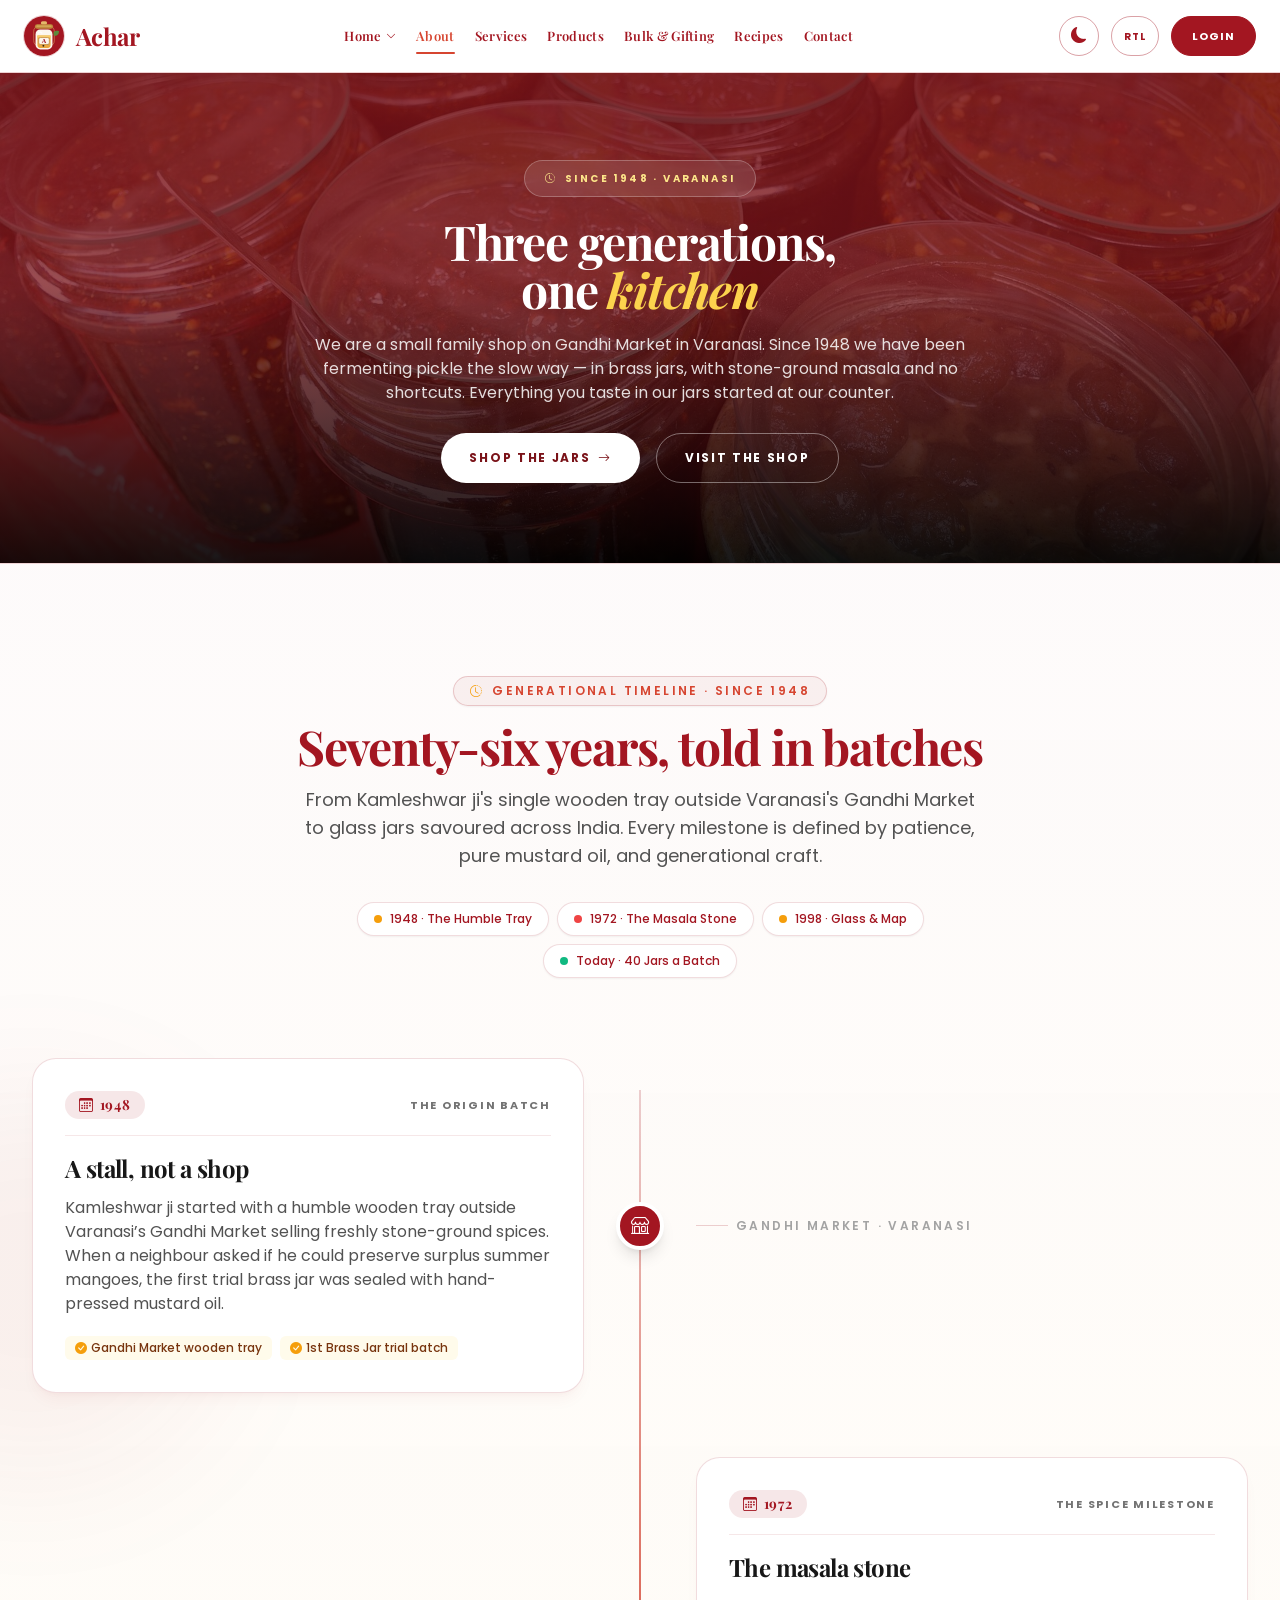
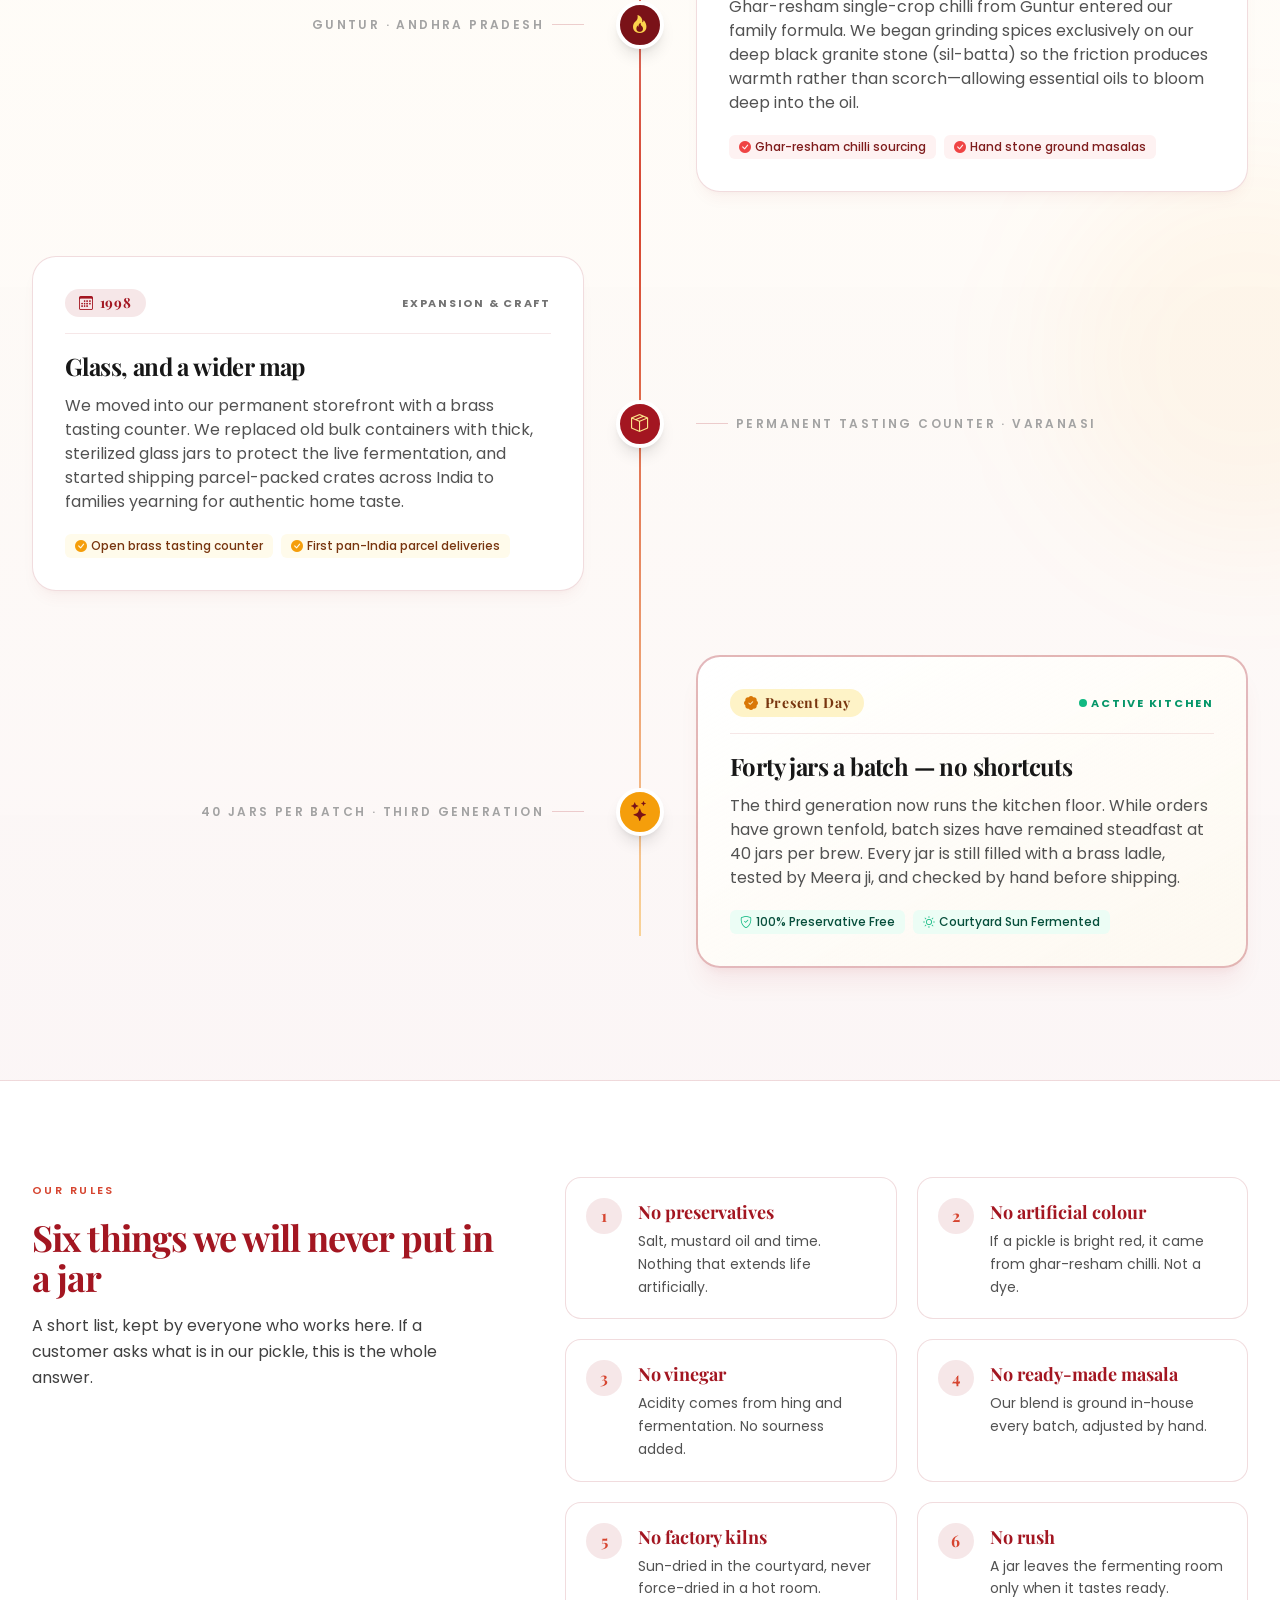
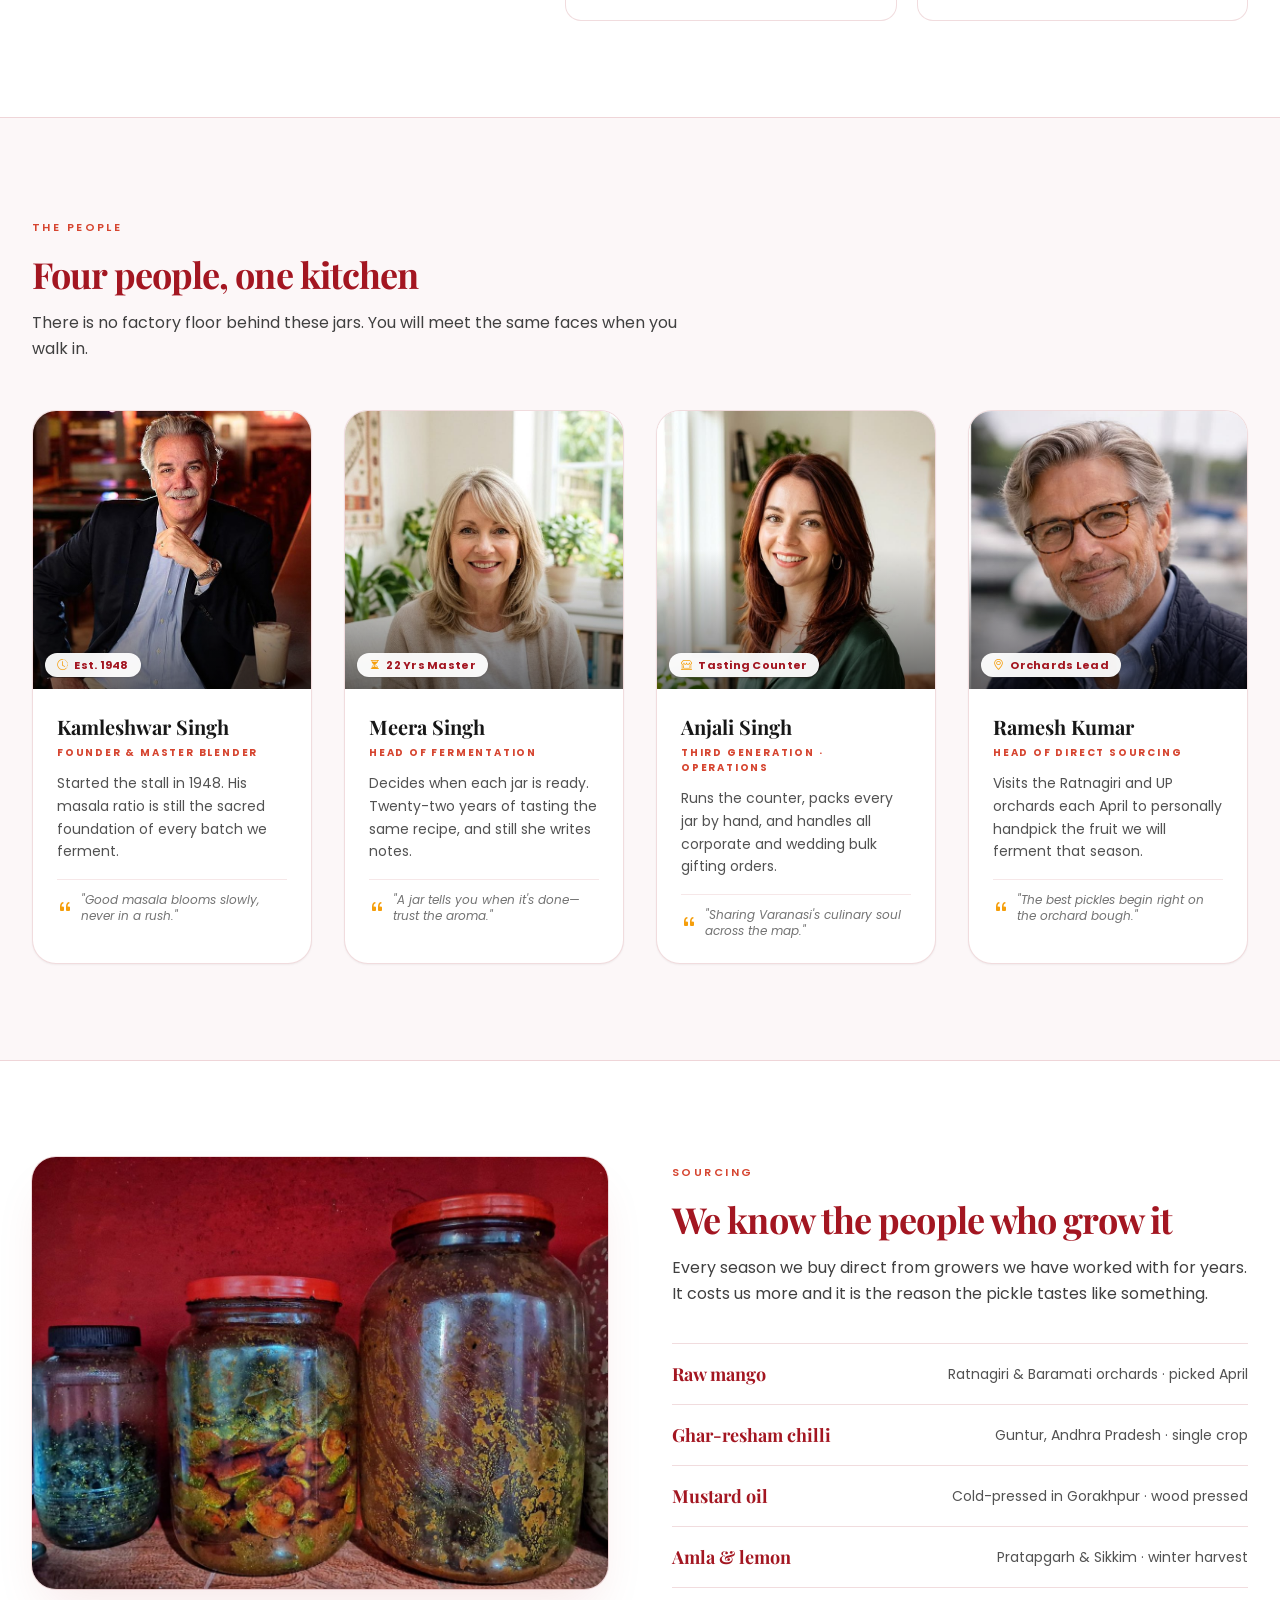
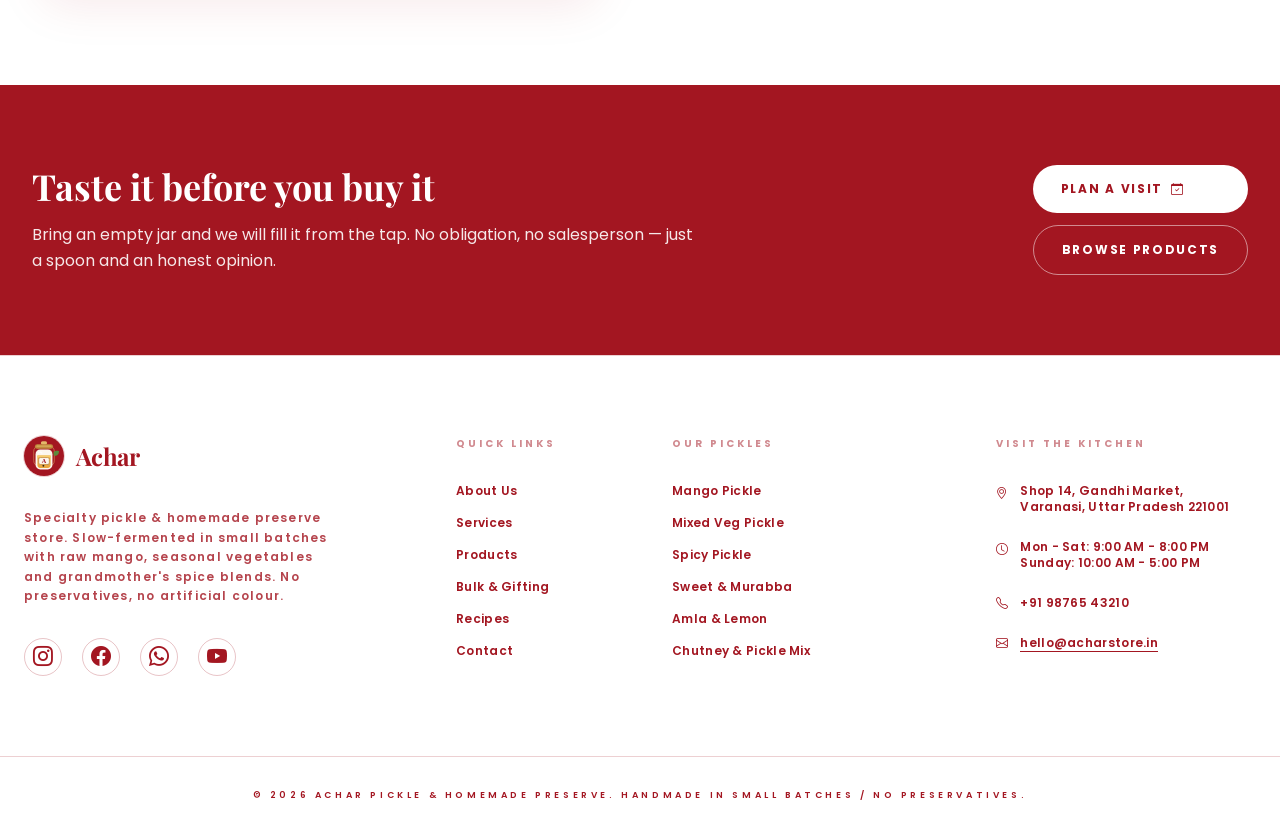
<file: about.html>
<!DOCTYPE html>
<html lang="en">

<head>
  <meta charset="UTF-8">
  <meta name="viewport" content="width=device-width, initial-scale=1.0">
  <title>About Us | Achar &mdash; Specialty Pickle &amp; Homemade Preserve Store</title>
  <meta name="description"
    content="Three generations of hand-fermented pickle making in Varanasi since 1948. Meet the family behind the jars.">
  <link rel="icon" href="images/logo.svg">
  <script src="tailwind.js"></script>
  <script>
    tailwind.config = {
      darkMode: 'class',
      theme: {
        extend: {
          fontFamily: {
            sans: ['Poppins', 'ui-sans-serif', 'system-ui'],
            serif: ['Playfair Display', 'ui-serif', 'Georgia'],
          },
          colors: {
            brand: {
              DEFAULT: '#A31621',
              deep: '#7A1218',
              soft: '#D64530',
            },
          },
        },
      },
    }
  </script>
  <link rel="stylesheet" href="https://cdn.jsdelivr.net/npm/bootstrap-icons@1.11.3/font/bootstrap-icons.min.css">
  <link rel="stylesheet" href="navbar.css">
  <link rel="stylesheet" href="footer.css">
  <link rel="preconnect" href="https://fonts.googleapis.com">
  <link rel="preconnect" href="https://fonts.gstatic.com" crossorigin>
  <link
    href="https://fonts.googleapis.com/css2?family=Playfair+Display:ital,wght@0,400;0,500;0,600;0,700;0,800;1,400;1,700&family=Poppins:wght@300;400;500;600;700&display=swap"
    rel="stylesheet">
  <style>
    .rtl {
      direction: rtl;
    }

    [dir="rtl"] .title {
      margin-right: 20px !important;
    }

    :root {
      --home-bg: #ffffff;
      --text-color: #a31621;
    }

    [data-theme="dark"] {
      --home-bg: #000000;
      --text-color: #ffffff;
    }

    body {
      background-color: var(--home-bg) !important;
      color: var(--text-color);
      transition: background-color 0.4s ease, color 0.4s ease;
    }
  </style>
  <script>
    (function () {
      const t = localStorage.getItem('theme') || 'light';
      const html = document.documentElement;
      html.setAttribute('data-theme', t);
      html.classList.toggle('dark', t === 'dark');
    })();
  </script>
</head>

<body class="font-sans bg-white text-brand dark:bg-black dark:text-white">
  <div id="navbar"></div>

  <main>
    <!-- ============ 1. HERO (full-bleed bg image) ============ -->
    <section class="relative isolate flex min-h-[320px] items-center overflow-hidden bg-brand-deep sm:min-h-[360px] lg:min-h-[400px]">
      <img src="images/hero-achar-assortment.jpg" alt="" aria-hidden="true" width="1920" height="1080"
        class="absolute inset-0 -z-20 h-full w-full object-cover" />
      <div class="absolute inset-0 -z-10 bg-gradient-to-b from-brand-deep/90 via-brand-deep/75 to-black/90"></div>

      <div class="mx-auto w-full max-w-4xl px-5 pt-28 pb-14 text-center sm:px-6 sm:pt-32 sm:pb-16 lg:pt-40 lg:pb-20">
        <span class="inline-flex items-center gap-2 rounded-full border border-white/25 bg-white/10 px-5 py-2.5 font-sans text-[10px] font-bold uppercase tracking-[0.24em] text-amber-200 backdrop-blur">
          <i class="bi bi-clock-history"></i> Since 1948 &middot; Varanasi
        </span>

        <h1 class="mt-5 font-serif text-3xl font-bold leading-[1.05] tracking-tight text-white sm:text-4xl lg:text-5xl">
          Three generations,<br />one <span class="italic text-amber-300">kitchen</span>
        </h1>

        <p class="mx-auto mt-5 max-w-2xl text-sm leading-relaxed text-white/85 sm:text-base">
          We are a small family shop on Gandhi Market in Varanasi. Since 1948 we have
          been fermenting pickle the slow way &mdash; in brass jars, with stone-ground
          masala and no shortcuts. Everything you taste in our jars started at our
          counter.
        </p>

        <div class="mt-7 flex flex-wrap justify-center gap-3 sm:gap-4">
          <a href="products.html"
            class="inline-flex items-center gap-2 rounded-full bg-white px-7 py-4 font-sans text-xs font-bold uppercase tracking-[0.14em] text-brand-deep transition hover:-translate-y-0.5 hover:bg-amber-300">
            Shop the jars <i class="bi bi-arrow-right"></i>
          </a>
          <a href="contact.html"
            class="inline-flex items-center gap-2 rounded-full border border-white/40 px-7 py-4 font-sans text-xs font-bold uppercase tracking-[0.14em] text-white transition hover:bg-white/10">
            Visit the shop
          </a>
        </div>
      </div>
    </section>

    <!-- ============ 2. OUR STORY TIMELINE ============ -->
    <section id="our-story" class="relative overflow-hidden border-y border-brand/15 bg-gradient-to-b from-brand/[0.02] via-amber-500/[0.03] to-brand/[0.04] py-20 sm:py-24 lg:py-28 dark:border-white/10 dark:from-neutral-950 dark:via-neutral-900/60 dark:to-neutral-950">
      <!-- Decorative ambient glows -->
      <div class="pointer-events-none absolute -left-40 top-1/4 h-96 w-96 rounded-full bg-brand/5 blur-3xl dark:bg-red-950/20" aria-hidden="true"></div>
      <div class="pointer-events-none absolute -right-40 bottom-1/4 h-96 w-96 rounded-full bg-amber-500/5 blur-3xl dark:bg-amber-950/15" aria-hidden="true"></div>

      <div class="relative mx-auto max-w-7xl px-5 sm:px-6 lg:px-8">
        <!-- Header -->
        <div class="mx-auto max-w-3xl text-center">
          <span class="inline-flex items-center gap-2 rounded-full border border-brand/20 bg-brand/5 px-4 py-1.5 font-sans text-xs font-semibold uppercase tracking-[0.2em] text-brand-soft shadow-sm dark:border-white/15 dark:bg-white/5 dark:text-red-300">
            <i class="bi bi-clock-history text-amber-500"></i> Generational Timeline &middot; Since 1948
          </span>
          <h2 class="mt-4 font-serif text-3xl font-bold leading-tight tracking-tight sm:text-4xl lg:text-5xl dark:text-white">
            Seventy-six years, told in batches
          </h2>
          <p class="mx-auto mt-4 max-w-2xl text-base leading-relaxed text-neutral-600 dark:text-neutral-300 sm:text-lg">
            From Kamleshwar ji's single wooden tray outside Varanasi's Gandhi Market to glass jars savoured across India. Every milestone is defined by patience, pure mustard oil, and generational craft.
          </p>

          <!-- Interactive Milestone Fast-Jump Pills -->
          <div class="mt-8 flex flex-wrap items-center justify-center gap-2">
            <a href="#milestone-1948" class="inline-flex items-center gap-2 rounded-full border border-brand/15 bg-white px-4 py-2 text-xs font-medium text-brand shadow-sm transition hover:border-brand hover:bg-brand hover:text-white dark:border-white/15 dark:bg-neutral-900 dark:text-neutral-200 dark:hover:border-amber-400 dark:hover:text-amber-300">
              <span class="h-2 w-2 rounded-full bg-amber-500"></span> 1948 &middot; The Humble Tray
            </a>
            <a href="#milestone-1972" class="inline-flex items-center gap-2 rounded-full border border-brand/15 bg-white px-4 py-2 text-xs font-medium text-brand shadow-sm transition hover:border-brand hover:bg-brand hover:text-white dark:border-white/15 dark:bg-neutral-900 dark:text-neutral-200 dark:hover:border-amber-400 dark:hover:text-amber-300">
              <span class="h-2 w-2 rounded-full bg-red-500"></span> 1972 &middot; The Masala Stone
            </a>
            <a href="#milestone-1998" class="inline-flex items-center gap-2 rounded-full border border-brand/15 bg-white px-4 py-2 text-xs font-medium text-brand shadow-sm transition hover:border-brand hover:bg-brand hover:text-white dark:border-white/15 dark:bg-neutral-900 dark:text-neutral-200 dark:hover:border-amber-400 dark:hover:text-amber-300">
              <span class="h-2 w-2 rounded-full bg-amber-500"></span> 1998 &middot; Glass &amp; Map
            </a>
            <a href="#milestone-today" class="inline-flex items-center gap-2 rounded-full border border-brand/15 bg-white px-4 py-2 text-xs font-medium text-brand shadow-sm transition hover:border-brand hover:bg-brand hover:text-white dark:border-white/15 dark:bg-neutral-900 dark:text-neutral-200 dark:hover:border-amber-400 dark:hover:text-amber-300">
              <span class="h-2 w-2 rounded-full bg-emerald-500"></span> Today &middot; 40 Jars a Batch
            </a>
          </div>
        </div>

        <!-- The Timeline Spine & Milestones -->
        <div class="relative mt-16 lg:mt-20">
          <!-- Central Connecting Vertical Track (Desktop: center, Mobile: left aligned) -->
          <div class="absolute left-6 top-8 bottom-8 w-0.5 bg-gradient-to-b from-brand/20 via-brand-soft to-amber-500/40 lg:left-1/2 lg:-translate-x-1/2 dark:from-red-400/20 dark:via-red-500/40 dark:to-amber-400/30" aria-hidden="true"></div>

          <div class="space-y-12 lg:space-y-16">
            <!-- 1. Milestone 1948 (Desktop: Left) -->
            <div id="milestone-1948" class="relative scroll-mt-28 flex flex-col lg:flex-row lg:items-center">
              <!-- Central Milestone Node -->
              <div class="absolute left-6 -translate-x-1/2 flex h-12 w-12 items-center justify-center rounded-full border-4 border-white bg-brand text-white shadow-lg lg:left-1/2 dark:border-neutral-900 dark:bg-brand dark:shadow-red-950/50">
                <i class="bi bi-shop text-lg"></i>
              </div>

              <!-- Desktop Left Column Card -->
              <div class="ml-14 lg:ml-0 lg:w-1/2 lg:pr-14">
                <div class="group relative rounded-3xl border border-brand/15 bg-white p-6 shadow-lg shadow-brand/[0.04] transition-all duration-300 hover:-translate-y-1 hover:border-brand-soft hover:shadow-2xl hover:shadow-brand/10 dark:border-white/10 dark:bg-neutral-900 sm:p-8">
                  <div class="flex flex-wrap items-center justify-between gap-2 border-b border-brand/10 pb-4 dark:border-white/10">
                    <span class="inline-flex items-center gap-1.5 rounded-full bg-brand/10 px-3.5 py-1 font-serif text-sm font-bold tracking-wider text-brand dark:bg-white/10 dark:text-red-300">
                      <i class="bi bi-calendar3"></i> 1948
                    </span>
                    <span class="text-[11px] font-bold uppercase tracking-[0.16em] text-neutral-500 dark:text-neutral-400">
                      The Origin Batch
                    </span>
                  </div>
                  <h3 class="mt-4 font-serif text-2xl font-bold tracking-tight text-neutral-900 group-hover:text-brand dark:text-white dark:group-hover:text-amber-300 transition-colors">
                    A stall, not a shop
                  </h3>
                  <p class="mt-3 text-sm sm:text-base leading-relaxed text-neutral-600 dark:text-neutral-300">
                    Kamleshwar ji started with a humble wooden tray outside Varanasi’s Gandhi Market selling freshly stone-ground spices. When a neighbour asked if he could preserve surplus summer mangoes, the first trial brass jar was sealed with hand-pressed mustard oil.
                  </p>
                  <div class="mt-5 flex flex-wrap items-center gap-2">
                    <span class="inline-flex items-center gap-1 rounded-md bg-amber-50 px-2.5 py-1 text-xs font-medium text-amber-900 dark:bg-amber-950/40 dark:text-amber-300">
                      <i class="bi bi-check-circle-fill text-amber-500"></i> Gandhi Market wooden tray
                    </span>
                    <span class="inline-flex items-center gap-1 rounded-md bg-amber-50 px-2.5 py-1 text-xs font-medium text-amber-900 dark:bg-amber-950/40 dark:text-amber-300">
                      <i class="bi bi-check-circle-fill text-amber-500"></i> 1st Brass Jar trial batch
                    </span>
                  </div>
                </div>
              </div>

              <!-- Desktop Right Column Spacer / Context -->
              <div class="hidden lg:block lg:w-1/2 lg:pl-14">
                <div class="text-xs font-semibold uppercase tracking-[0.2em] text-neutral-400 dark:text-neutral-500 flex items-center gap-2">
                  <span class="h-px w-8 bg-brand/20 dark:bg-white/20"></span> Gandhi Market &middot; Varanasi
                </div>
              </div>
            </div>

            <!-- 2. Milestone 1972 (Desktop: Right) -->
            <div id="milestone-1972" class="relative scroll-mt-28 flex flex-col lg:flex-row lg:items-center">
              <!-- Central Milestone Node -->
              <div class="absolute left-6 -translate-x-1/2 flex h-12 w-12 items-center justify-center rounded-full border-4 border-white bg-brand-deep text-amber-300 shadow-lg lg:left-1/2 dark:border-neutral-900 dark:bg-brand-deep dark:shadow-red-950/50">
                <i class="bi bi-fire text-lg"></i>
              </div>

              <!-- Desktop Left Column Spacer / Context -->
              <div class="hidden lg:block lg:w-1/2 lg:pr-14 text-right">
                <div class="text-xs font-semibold uppercase tracking-[0.2em] text-neutral-400 dark:text-neutral-500 flex items-center justify-end gap-2">
                  Guntur &middot; Andhra Pradesh <span class="h-px w-8 bg-brand/20 dark:bg-white/20"></span>
                </div>
              </div>

              <!-- Desktop Right Column Card -->
              <div class="ml-14 lg:ml-0 lg:w-1/2 lg:pl-14">
                <div class="group relative rounded-3xl border border-brand/15 bg-white p-6 shadow-lg shadow-brand/[0.04] transition-all duration-300 hover:-translate-y-1 hover:border-brand-soft hover:shadow-2xl hover:shadow-brand/10 dark:border-white/10 dark:bg-neutral-900 sm:p-8">
                  <div class="flex flex-wrap items-center justify-between gap-2 border-b border-brand/10 pb-4 dark:border-white/10">
                    <span class="inline-flex items-center gap-1.5 rounded-full bg-brand/10 px-3.5 py-1 font-serif text-sm font-bold tracking-wider text-brand dark:bg-white/10 dark:text-red-300">
                      <i class="bi bi-calendar3"></i> 1972
                    </span>
                    <span class="text-[11px] font-bold uppercase tracking-[0.16em] text-neutral-500 dark:text-neutral-400">
                      The Spice Milestone
                    </span>
                  </div>
                  <h3 class="mt-4 font-serif text-2xl font-bold tracking-tight text-neutral-900 group-hover:text-brand dark:text-white dark:group-hover:text-amber-300 transition-colors">
                    The masala stone
                  </h3>
                  <p class="mt-3 text-sm sm:text-base leading-relaxed text-neutral-600 dark:text-neutral-300">
                    Ghar-resham single-crop chilli from Guntur entered our family formula. We began grinding spices exclusively on our deep black granite stone (sil-batta) so the friction produces warmth rather than scorch—allowing essential oils to bloom deep into the oil.
                  </p>
                  <div class="mt-5 flex flex-wrap items-center gap-2">
                    <span class="inline-flex items-center gap-1 rounded-md bg-red-50 px-2.5 py-1 text-xs font-medium text-red-900 dark:bg-red-950/40 dark:text-red-300">
                      <i class="bi bi-check-circle-fill text-red-500"></i> Ghar-resham chilli sourcing
                    </span>
                    <span class="inline-flex items-center gap-1 rounded-md bg-red-50 px-2.5 py-1 text-xs font-medium text-red-900 dark:bg-red-950/40 dark:text-red-300">
                      <i class="bi bi-check-circle-fill text-red-500"></i> Hand stone ground masalas
                    </span>
                  </div>
                </div>
              </div>
            </div>

            <!-- 3. Milestone 1998 (Desktop: Left) -->
            <div id="milestone-1998" class="relative scroll-mt-28 flex flex-col lg:flex-row lg:items-center">
              <!-- Central Milestone Node -->
              <div class="absolute left-6 -translate-x-1/2 flex h-12 w-12 items-center justify-center rounded-full border-4 border-white bg-brand text-amber-200 shadow-lg lg:left-1/2 dark:border-neutral-900 dark:bg-brand dark:shadow-red-950/50">
                <i class="bi bi-box-seam text-lg"></i>
              </div>

              <!-- Desktop Left Column Card -->
              <div class="ml-14 lg:ml-0 lg:w-1/2 lg:pr-14">
                <div class="group relative rounded-3xl border border-brand/15 bg-white p-6 shadow-lg shadow-brand/[0.04] transition-all duration-300 hover:-translate-y-1 hover:border-brand-soft hover:shadow-2xl hover:shadow-brand/10 dark:border-white/10 dark:bg-neutral-900 sm:p-8">
                  <div class="flex flex-wrap items-center justify-between gap-2 border-b border-brand/10 pb-4 dark:border-white/10">
                    <span class="inline-flex items-center gap-1.5 rounded-full bg-brand/10 px-3.5 py-1 font-serif text-sm font-bold tracking-wider text-brand dark:bg-white/10 dark:text-red-300">
                      <i class="bi bi-calendar3"></i> 1998
                    </span>
                    <span class="text-[11px] font-bold uppercase tracking-[0.16em] text-neutral-500 dark:text-neutral-400">
                      Expansion &amp; Craft
                    </span>
                  </div>
                  <h3 class="mt-4 font-serif text-2xl font-bold tracking-tight text-neutral-900 group-hover:text-brand dark:text-white dark:group-hover:text-amber-300 transition-colors">
                    Glass, and a wider map
                  </h3>
                  <p class="mt-3 text-sm sm:text-base leading-relaxed text-neutral-600 dark:text-neutral-300">
                    We moved into our permanent storefront with a brass tasting counter. We replaced old bulk containers with thick, sterilized glass jars to protect the live fermentation, and started shipping parcel-packed crates across India to families yearning for authentic home taste.
                  </p>
                  <div class="mt-5 flex flex-wrap items-center gap-2">
                    <span class="inline-flex items-center gap-1 rounded-md bg-amber-50 px-2.5 py-1 text-xs font-medium text-amber-900 dark:bg-amber-950/40 dark:text-amber-300">
                      <i class="bi bi-check-circle-fill text-amber-500"></i> Open brass tasting counter
                    </span>
                    <span class="inline-flex items-center gap-1 rounded-md bg-amber-50 px-2.5 py-1 text-xs font-medium text-amber-900 dark:bg-amber-950/40 dark:text-amber-300">
                      <i class="bi bi-check-circle-fill text-amber-500"></i> First pan-India parcel deliveries
                    </span>
                  </div>
                </div>
              </div>

              <!-- Desktop Right Column Spacer / Context -->
              <div class="hidden lg:block lg:w-1/2 lg:pl-14">
                <div class="text-xs font-semibold uppercase tracking-[0.2em] text-neutral-400 dark:text-neutral-500 flex items-center gap-2">
                  <span class="h-px w-8 bg-brand/20 dark:bg-white/20"></span> Permanent Tasting Counter &middot; Varanasi
                </div>
              </div>
            </div>

            <!-- 4. Milestone Today (Desktop: Right) -->
            <div id="milestone-today" class="relative scroll-mt-28 flex flex-col lg:flex-row lg:items-center">
              <!-- Central Milestone Node -->
              <div class="absolute left-6 -translate-x-1/2 flex h-12 w-12 items-center justify-center rounded-full border-4 border-white bg-amber-500 text-brand-deep shadow-lg lg:left-1/2 dark:border-neutral-900 dark:bg-amber-400 dark:shadow-amber-950/50">
                <i class="bi bi-stars text-xl"></i>
              </div>

              <!-- Desktop Left Column Spacer / Context -->
              <div class="hidden lg:block lg:w-1/2 lg:pr-14 text-right">
                <div class="text-xs font-semibold uppercase tracking-[0.2em] text-neutral-400 dark:text-neutral-500 flex items-center justify-end gap-2">
                  40 Jars per Batch &middot; Third Generation <span class="h-px w-8 bg-brand/20 dark:bg-white/20"></span>
                </div>
              </div>

              <!-- Desktop Right Column Card -->
              <div class="ml-14 lg:ml-0 lg:w-1/2 lg:pl-14">
                <div class="group relative rounded-3xl border-2 border-brand/30 bg-gradient-to-br from-white to-amber-50/50 p-6 shadow-xl shadow-brand/[0.06] transition-all duration-300 hover:-translate-y-1 hover:border-brand hover:shadow-2xl hover:shadow-brand/15 dark:border-amber-400/30 dark:from-neutral-900 dark:to-neutral-900/90 sm:p-8">
                  <div class="flex flex-wrap items-center justify-between gap-2 border-b border-brand/10 pb-4 dark:border-white/10">
                    <span class="inline-flex items-center gap-1.5 rounded-full bg-amber-100 px-3.5 py-1 font-serif text-sm font-bold tracking-wider text-amber-900 dark:bg-amber-400/20 dark:text-amber-300">
                      <i class="bi bi-patch-check-fill text-amber-600 dark:text-amber-400"></i> Present Day
                    </span>
                    <span class="inline-flex items-center gap-1 text-[11px] font-bold uppercase tracking-[0.16em] text-emerald-600 dark:text-emerald-400">
                      <span class="h-2 w-2 rounded-full bg-emerald-500 animate-pulse"></span> Active Kitchen
                    </span>
                  </div>
                  <h3 class="mt-4 font-serif text-2xl font-bold tracking-tight text-neutral-900 group-hover:text-brand dark:text-white dark:group-hover:text-amber-300 transition-colors">
                    Forty jars a batch &mdash; no shortcuts
                  </h3>
                  <p class="mt-3 text-sm sm:text-base leading-relaxed text-neutral-600 dark:text-neutral-300">
                    The third generation now runs the kitchen floor. While orders have grown tenfold, batch sizes have remained steadfast at 40 jars per brew. Every jar is still filled with a brass ladle, tested by Meera ji, and checked by hand before shipping.
                  </p>
                  <div class="mt-5 flex flex-wrap items-center gap-2">
                    <span class="inline-flex items-center gap-1 rounded-md bg-emerald-50 px-2.5 py-1 text-xs font-medium text-emerald-900 dark:bg-emerald-950/40 dark:text-emerald-300">
                      <i class="bi bi-shield-check text-emerald-500"></i> 100% Preservative Free
                    </span>
                    <span class="inline-flex items-center gap-1 rounded-md bg-emerald-50 px-2.5 py-1 text-xs font-medium text-emerald-900 dark:bg-emerald-950/40 dark:text-emerald-300">
                      <i class="bi bi-sun text-emerald-500"></i> Courtyard Sun Fermented
                    </span>
                  </div>
                </div>
              </div>
            </div>
          </div>
        </div>
      </div>
    </section>

    <!-- ============ 3. WHAT WE NEVER USE ============ -->
    <section class="bg-white py-16 sm:py-20 lg:py-24 dark:bg-black">
      <div class="mx-auto max-w-7xl px-5 sm:px-6 lg:px-8">
        <div class="grid items-start gap-12 lg:grid-cols-12 lg:gap-16">
          <div class="lg:col-span-5">
            <span class="font-sans text-[11px] font-semibold uppercase tracking-[0.22em] text-brand-soft dark:text-red-300">
              Our rules
            </span>
            <h2 class="mt-4 font-serif text-3xl font-bold leading-tight tracking-tight sm:text-4xl dark:text-white">
              Six things we will never put in a jar
            </h2>
            <p class="mt-4 max-w-xl text-base leading-relaxed text-neutral-700 dark:text-neutral-300">
              A short list, kept by everyone who works here. If a customer asks what is
              in our pickle, this is the whole answer.
            </p>
          </div>

          <div class="grid gap-5 sm:grid-cols-2 lg:col-span-7">
            <div class="group flex items-start gap-4 rounded-2xl border border-brand/15 bg-white p-5 transition duration-300 hover:-translate-y-1 hover:border-brand-soft hover:shadow-xl hover:shadow-brand/10 dark:border-white/10 dark:bg-neutral-900">
              <span class="flex h-9 w-9 flex-none items-center justify-center rounded-full bg-brand/10 font-serif font-bold text-brand-soft transition duration-300 group-hover:scale-110 group-hover:bg-brand group-hover:text-white dark:bg-white/10 dark:text-red-300">1</span>
              <div>
                <h3 class="font-serif text-lg font-bold dark:text-white">No preservatives</h3>
                <p class="mt-1 text-sm leading-relaxed text-neutral-600 dark:text-neutral-400">Salt, mustard oil and time. Nothing that extends life artificially.</p>
              </div>
            </div>
            <div class="group flex items-start gap-4 rounded-2xl border border-brand/15 bg-white p-5 transition duration-300 hover:-translate-y-1 hover:border-brand-soft hover:shadow-xl hover:shadow-brand/10 dark:border-white/10 dark:bg-neutral-900">
              <span class="flex h-9 w-9 flex-none items-center justify-center rounded-full bg-brand/10 font-serif font-bold text-brand-soft transition duration-300 group-hover:scale-110 group-hover:bg-brand group-hover:text-white dark:bg-white/10 dark:text-red-300">2</span>
              <div>
                <h3 class="font-serif text-lg font-bold dark:text-white">No artificial colour</h3>
                <p class="mt-1 text-sm leading-relaxed text-neutral-600 dark:text-neutral-400">If a pickle is bright red, it came from ghar-resham chilli. Not a dye.</p>
              </div>
            </div>
            <div class="group flex items-start gap-4 rounded-2xl border border-brand/15 bg-white p-5 transition duration-300 hover:-translate-y-1 hover:border-brand-soft hover:shadow-xl hover:shadow-brand/10 dark:border-white/10 dark:bg-neutral-900">
              <span class="flex h-9 w-9 flex-none items-center justify-center rounded-full bg-brand/10 font-serif font-bold text-brand-soft transition duration-300 group-hover:scale-110 group-hover:bg-brand group-hover:text-white dark:bg-white/10 dark:text-red-300">3</span>
              <div>
                <h3 class="font-serif text-lg font-bold dark:text-white">No vinegar</h3>
                <p class="mt-1 text-sm leading-relaxed text-neutral-600 dark:text-neutral-400">Acidity comes from hing and fermentation. No sourness added.</p>
              </div>
            </div>
            <div class="group flex items-start gap-4 rounded-2xl border border-brand/15 bg-white p-5 transition duration-300 hover:-translate-y-1 hover:border-brand-soft hover:shadow-xl hover:shadow-brand/10 dark:border-white/10 dark:bg-neutral-900">
              <span class="flex h-9 w-9 flex-none items-center justify-center rounded-full bg-brand/10 font-serif font-bold text-brand-soft transition duration-300 group-hover:scale-110 group-hover:bg-brand group-hover:text-white dark:bg-white/10 dark:text-red-300">4</span>
              <div>
                <h3 class="font-serif text-lg font-bold dark:text-white">No ready-made masala</h3>
                <p class="mt-1 text-sm leading-relaxed text-neutral-600 dark:text-neutral-400">Our blend is ground in-house every batch, adjusted by hand.</p>
              </div>
            </div>
            <div class="group flex items-start gap-4 rounded-2xl border border-brand/15 bg-white p-5 transition duration-300 hover:-translate-y-1 hover:border-brand-soft hover:shadow-xl hover:shadow-brand/10 dark:border-white/10 dark:bg-neutral-900">
              <span class="flex h-9 w-9 flex-none items-center justify-center rounded-full bg-brand/10 font-serif font-bold text-brand-soft transition duration-300 group-hover:scale-110 group-hover:bg-brand group-hover:text-white dark:bg-white/10 dark:text-red-300">5</span>
              <div>
                <h3 class="font-serif text-lg font-bold dark:text-white">No factory kilns</h3>
                <p class="mt-1 text-sm leading-relaxed text-neutral-600 dark:text-neutral-400">Sun-dried in the courtyard, never force-dried in a hot room.</p>
              </div>
            </div>
            <div class="group flex items-start gap-4 rounded-2xl border border-brand/15 bg-white p-5 transition duration-300 hover:-translate-y-1 hover:border-brand-soft hover:shadow-xl hover:shadow-brand/10 dark:border-white/10 dark:bg-neutral-900">
              <span class="flex h-9 w-9 flex-none items-center justify-center rounded-full bg-brand/10 font-serif font-bold text-brand-soft transition duration-300 group-hover:scale-110 group-hover:bg-brand group-hover:text-white dark:bg-white/10 dark:text-red-300">6</span>
              <div>
                <h3 class="font-serif text-lg font-bold dark:text-white">No rush</h3>
                <p class="mt-1 text-sm leading-relaxed text-neutral-600 dark:text-neutral-400">A jar leaves the fermenting room only when it tastes ready.</p>
              </div>
            </div>
          </div>
        </div>
      </div>
    </section>

    <!-- ============ 4. THE PEOPLE ============ -->
    <section class="border-y border-brand/15 bg-brand/[0.03] py-16 sm:py-20 lg:py-24 dark:border-white/10 dark:bg-white/[0.02]">
      <div class="mx-auto max-w-7xl px-5 sm:px-6 lg:px-8">
        <div class="max-w-2xl">
          <span class="font-sans text-[11px] font-semibold uppercase tracking-[0.22em] text-brand-soft dark:text-red-300">The people</span>
          <h2 class="mt-4 font-serif text-3xl font-bold leading-tight tracking-tight sm:text-4xl dark:text-white">
            Four people, one kitchen
          </h2>
          <p class="mt-4 text-base leading-relaxed text-neutral-700 dark:text-neutral-300">
            There is no factory floor behind these jars. You will meet the same faces
            when you walk in.
          </p>
        </div>

        <div class="mt-12 grid gap-8 sm:grid-cols-2 lg:grid-cols-4">
          <!-- 1. Kamleshwar Singh -->
          <article class="group overflow-hidden rounded-3xl border border-brand/15 bg-white shadow-sm transition-all duration-300 hover:-translate-y-2 hover:border-brand/40 hover:shadow-2xl hover:shadow-brand/15 dark:border-white/10 dark:bg-neutral-900 dark:hover:border-amber-400/40">
            <div class="relative aspect-square w-full overflow-hidden bg-neutral-100 dark:bg-neutral-800">
              <img src="images/team-ks.jpg" alt="Kamleshwar Singh - Founder"
                class="h-full w-full object-cover object-top transition duration-500 group-hover:scale-105" loading="lazy" />
              <div class="absolute inset-0 bg-gradient-to-t from-black/70 via-transparent to-transparent opacity-80 transition-opacity group-hover:opacity-60"></div>
              <span class="absolute bottom-3 left-3 inline-flex items-center gap-1.5 rounded-full bg-white/95 px-3 py-1 font-sans text-[11px] font-bold tracking-wide text-brand shadow backdrop-blur dark:bg-black/85 dark:text-amber-300">
                <i class="bi bi-clock-history text-amber-500"></i> Est. 1948
              </span>
            </div>
            <div class="p-6">
              <h3 class="font-serif text-xl font-bold text-neutral-900 transition-colors group-hover:text-brand dark:text-white dark:group-hover:text-amber-300">Kamleshwar Singh</h3>
              <p class="mt-1 font-sans text-[10px] font-bold uppercase tracking-[0.18em] text-brand-soft dark:text-red-300">Founder &amp; Master Blender</p>
              <p class="mt-3 text-sm leading-relaxed text-neutral-600 dark:text-neutral-400">
                Started the stall in 1948. His masala ratio is still the sacred foundation of every batch we ferment.
              </p>
              <div class="mt-4 flex items-center gap-2 border-t border-brand/10 pt-3 text-xs italic text-neutral-500 dark:border-white/10 dark:text-neutral-400">
                <i class="bi bi-quote text-base text-amber-500"></i>
                <span>"Good masala blooms slowly, never in a rush."</span>
              </div>
            </div>
          </article>

          <!-- 2. Meera Singh -->
          <article class="group overflow-hidden rounded-3xl border border-brand/15 bg-white shadow-sm transition-all duration-300 hover:-translate-y-2 hover:border-brand/40 hover:shadow-2xl hover:shadow-brand/15 dark:border-white/10 dark:bg-neutral-900 dark:hover:border-amber-400/40">
            <div class="relative aspect-square w-full overflow-hidden bg-neutral-100 dark:bg-neutral-800">
              <img src="images/team-ms.jpg" alt="Meera Singh - Head of Fermentation"
                class="h-full w-full object-cover object-top transition duration-500 group-hover:scale-105" loading="lazy" />
              <div class="absolute inset-0 bg-gradient-to-t from-black/70 via-transparent to-transparent opacity-80 transition-opacity group-hover:opacity-60"></div>
              <span class="absolute bottom-3 left-3 inline-flex items-center gap-1.5 rounded-full bg-white/95 px-3 py-1 font-sans text-[11px] font-bold tracking-wide text-brand shadow backdrop-blur dark:bg-black/85 dark:text-amber-300">
                <i class="bi bi-hourglass-split text-amber-500"></i> 22 Yrs Master
              </span>
            </div>
            <div class="p-6">
              <h3 class="font-serif text-xl font-bold text-neutral-900 transition-colors group-hover:text-brand dark:text-white dark:group-hover:text-amber-300">Meera Singh</h3>
              <p class="mt-1 font-sans text-[10px] font-bold uppercase tracking-[0.18em] text-brand-soft dark:text-red-300">Head of Fermentation</p>
              <p class="mt-3 text-sm leading-relaxed text-neutral-600 dark:text-neutral-400">
                Decides when each jar is ready. Twenty-two years of tasting the same recipe, and still she writes notes.
              </p>
              <div class="mt-4 flex items-center gap-2 border-t border-brand/10 pt-3 text-xs italic text-neutral-500 dark:border-white/10 dark:text-neutral-400">
                <i class="bi bi-quote text-base text-amber-500"></i>
                <span>"A jar tells you when it's done—trust the aroma."</span>
              </div>
            </div>
          </article>

          <!-- 3. Anjali Singh -->
          <article class="group overflow-hidden rounded-3xl border border-brand/15 bg-white shadow-sm transition-all duration-300 hover:-translate-y-2 hover:border-brand/40 hover:shadow-2xl hover:shadow-brand/15 dark:border-white/10 dark:bg-neutral-900 dark:hover:border-amber-400/40">
            <div class="relative aspect-square w-full overflow-hidden bg-neutral-100 dark:bg-neutral-800">
              <img src="images/team-as.jpg" alt="Anjali Singh - Third Generation"
                class="h-full w-full object-cover object-top transition duration-500 group-hover:scale-105" loading="lazy" />
              <div class="absolute inset-0 bg-gradient-to-t from-black/70 via-transparent to-transparent opacity-80 transition-opacity group-hover:opacity-60"></div>
              <span class="absolute bottom-3 left-3 inline-flex items-center gap-1.5 rounded-full bg-white/95 px-3 py-1 font-sans text-[11px] font-bold tracking-wide text-brand shadow backdrop-blur dark:bg-black/85 dark:text-amber-300">
                <i class="bi bi-shop-window text-amber-500"></i> Tasting Counter
              </span>
            </div>
            <div class="p-6">
              <h3 class="font-serif text-xl font-bold text-neutral-900 transition-colors group-hover:text-brand dark:text-white dark:group-hover:text-amber-300">Anjali Singh</h3>
              <p class="mt-1 font-sans text-[10px] font-bold uppercase tracking-[0.18em] text-brand-soft dark:text-red-300">Third Generation &middot; Operations</p>
              <p class="mt-3 text-sm leading-relaxed text-neutral-600 dark:text-neutral-400">
                Runs the counter, packs every jar by hand, and handles all corporate and wedding bulk gifting orders.
              </p>
              <div class="mt-4 flex items-center gap-2 border-t border-brand/10 pt-3 text-xs italic text-neutral-500 dark:border-white/10 dark:text-neutral-400">
                <i class="bi bi-quote text-base text-amber-500"></i>
                <span>"Sharing Varanasi's culinary soul across the map."</span>
              </div>
            </div>
          </article>

          <!-- 4. Ramesh Kumar -->
          <article class="group overflow-hidden rounded-3xl border border-brand/15 bg-white shadow-sm transition-all duration-300 hover:-translate-y-2 hover:border-brand/40 hover:shadow-2xl hover:shadow-brand/15 dark:border-white/10 dark:bg-neutral-900 dark:hover:border-amber-400/40">
            <div class="relative aspect-square w-full overflow-hidden bg-neutral-100 dark:bg-neutral-800">
              <img src="images/team-rk.jpg" alt="Ramesh Kumar - Sourcing"
                class="h-full w-full object-cover object-top transition duration-500 group-hover:scale-105" loading="lazy" />
              <div class="absolute inset-0 bg-gradient-to-t from-black/70 via-transparent to-transparent opacity-80 transition-opacity group-hover:opacity-60"></div>
              <span class="absolute bottom-3 left-3 inline-flex items-center gap-1.5 rounded-full bg-white/95 px-3 py-1 font-sans text-[11px] font-bold tracking-wide text-brand shadow backdrop-blur dark:bg-black/85 dark:text-amber-300">
                <i class="bi bi-geo-alt text-amber-500"></i> Orchards Lead
              </span>
            </div>
            <div class="p-6">
              <h3 class="font-serif text-xl font-bold text-neutral-900 transition-colors group-hover:text-brand dark:text-white dark:group-hover:text-amber-300">Ramesh Kumar</h3>
              <p class="mt-1 font-sans text-[10px] font-bold uppercase tracking-[0.18em] text-brand-soft dark:text-red-300">Head of Direct Sourcing</p>
              <p class="mt-3 text-sm leading-relaxed text-neutral-600 dark:text-neutral-400">
                Visits the Ratnagiri and UP orchards each April to personally handpick the fruit we will ferment that season.
              </p>
              <div class="mt-4 flex items-center gap-2 border-t border-brand/10 pt-3 text-xs italic text-neutral-500 dark:border-white/10 dark:text-neutral-400">
                <i class="bi bi-quote text-base text-amber-500"></i>
                <span>"The best pickles begin right on the orchard bough."</span>
              </div>
            </div>
          </article>
        </div>
      </div>
    </section>

    <!-- ============ 5. WHERE WE SOURCE ============ -->
    <section class="bg-white py-16 sm:py-20 lg:py-24 dark:bg-black">
      <div class="mx-auto max-w-7xl px-5 sm:px-6 lg:px-8">
        <div class="grid items-center gap-12 lg:grid-cols-12 lg:gap-16">
          <div class="lg:col-span-6">
            <img src="images/hero-pickles.jpg" alt="Pickle jars on the Achar counter" width="1200"
              height="900" loading="lazy"
              class="aspect-[4/3] w-full rounded-3xl object-cover shadow-2xl shadow-brand/10 ring-1 ring-brand/15 transition duration-500 hover:scale-[1.02] hover:shadow-brand/20 dark:ring-white/10" />
          </div>
          <div class="lg:col-span-6">
            <span class="font-sans text-[11px] font-semibold uppercase tracking-[0.22em] text-brand-soft dark:text-red-300">Sourcing</span>
            <h2 class="mt-4 font-serif text-3xl font-bold leading-tight tracking-tight sm:text-4xl dark:text-white">
              We know the people who grow it
            </h2>
            <p class="mt-4 text-base leading-relaxed text-neutral-700 dark:text-neutral-300">
              Every season we buy direct from growers we have worked with for years. It
              costs us more and it is the reason the pickle tastes like something.
            </p>

            <dl class="mt-9 divide-y divide-brand/15 border-y border-brand/15 dark:divide-white/10 dark:border-white/10">
              <div class="flex flex-col gap-1 py-4 sm:flex-row sm:items-center sm:justify-between">
                <dt class="font-serif text-lg font-bold dark:text-white">Raw mango</dt>
                <dd class="text-sm text-neutral-600 dark:text-neutral-400">Ratnagiri &amp; Baramati orchards &middot; picked April</dd>
              </div>
              <div class="flex flex-col gap-1 py-4 sm:flex-row sm:items-center sm:justify-between">
                <dt class="font-serif text-lg font-bold dark:text-white">Ghar-resham chilli</dt>
                <dd class="text-sm text-neutral-600 dark:text-neutral-400">Guntur, Andhra Pradesh &middot; single crop</dd>
              </div>
              <div class="flex flex-col gap-1 py-4 sm:flex-row sm:items-center sm:justify-between">
                <dt class="font-serif text-lg font-bold dark:text-white">Mustard oil</dt>
                <dd class="text-sm text-neutral-600 dark:text-neutral-400">Cold-pressed in Gorakhpur &middot; wood pressed</dd>
              </div>
              <div class="flex flex-col gap-1 py-4 sm:flex-row sm:items-center sm:justify-between">
                <dt class="font-serif text-lg font-bold dark:text-white">Amla &amp; lemon</dt>
                <dd class="text-sm text-neutral-600 dark:text-neutral-400">Pratapgarh &amp; Sikkim &middot; winter harvest</dd>
              </div>
            </dl>
          </div>
        </div>
      </div>
    </section>

    <!-- ============ 6. CLOSING CTA ============ -->
    <section class="bg-brand py-16 text-white sm:py-20 dark:bg-brand-deep">
      <div class="mx-auto max-w-7xl px-5 sm:px-6 lg:px-8">
        <div class="flex flex-col items-center gap-8 text-center lg:flex-row lg:justify-between lg:text-start">
          <div class="max-w-2xl">
            <h2 class="font-serif text-3xl font-bold leading-tight sm:text-4xl">Taste it before you buy it</h2>
            <p class="mt-4 text-base leading-relaxed text-white/90">
              Bring an empty jar and we will fill it from the tap. No obligation, no
              salesperson &mdash; just a spoon and an honest opinion.
            </p>
          </div>
          <div class="flex flex-wrap justify-center gap-3 lg:flex-none lg:flex-col">
            <a href="contact.html"
              class="inline-flex items-center gap-2 rounded-full bg-white px-7 py-4 font-sans text-xs font-bold uppercase tracking-[0.14em] text-brand transition hover:-translate-y-0.5 hover:bg-amber-300 hover:text-brand-deep">
              Plan a visit <i class="bi bi-calendar-check"></i>
            </a>
            <a href="products.html"
              class="inline-flex items-center justify-center gap-2 rounded-full border border-white/50 px-7 py-4 font-sans text-xs font-bold uppercase tracking-[0.14em] transition hover:bg-white/10">
              Browse products
            </a>
          </div>
        </div>
      </div>
    </section>
  </main>

  <div id="footer"></div>

  <script src="navbar.js"></script>
  <script src="footer.js"></script>
</body>

</html>
</file>
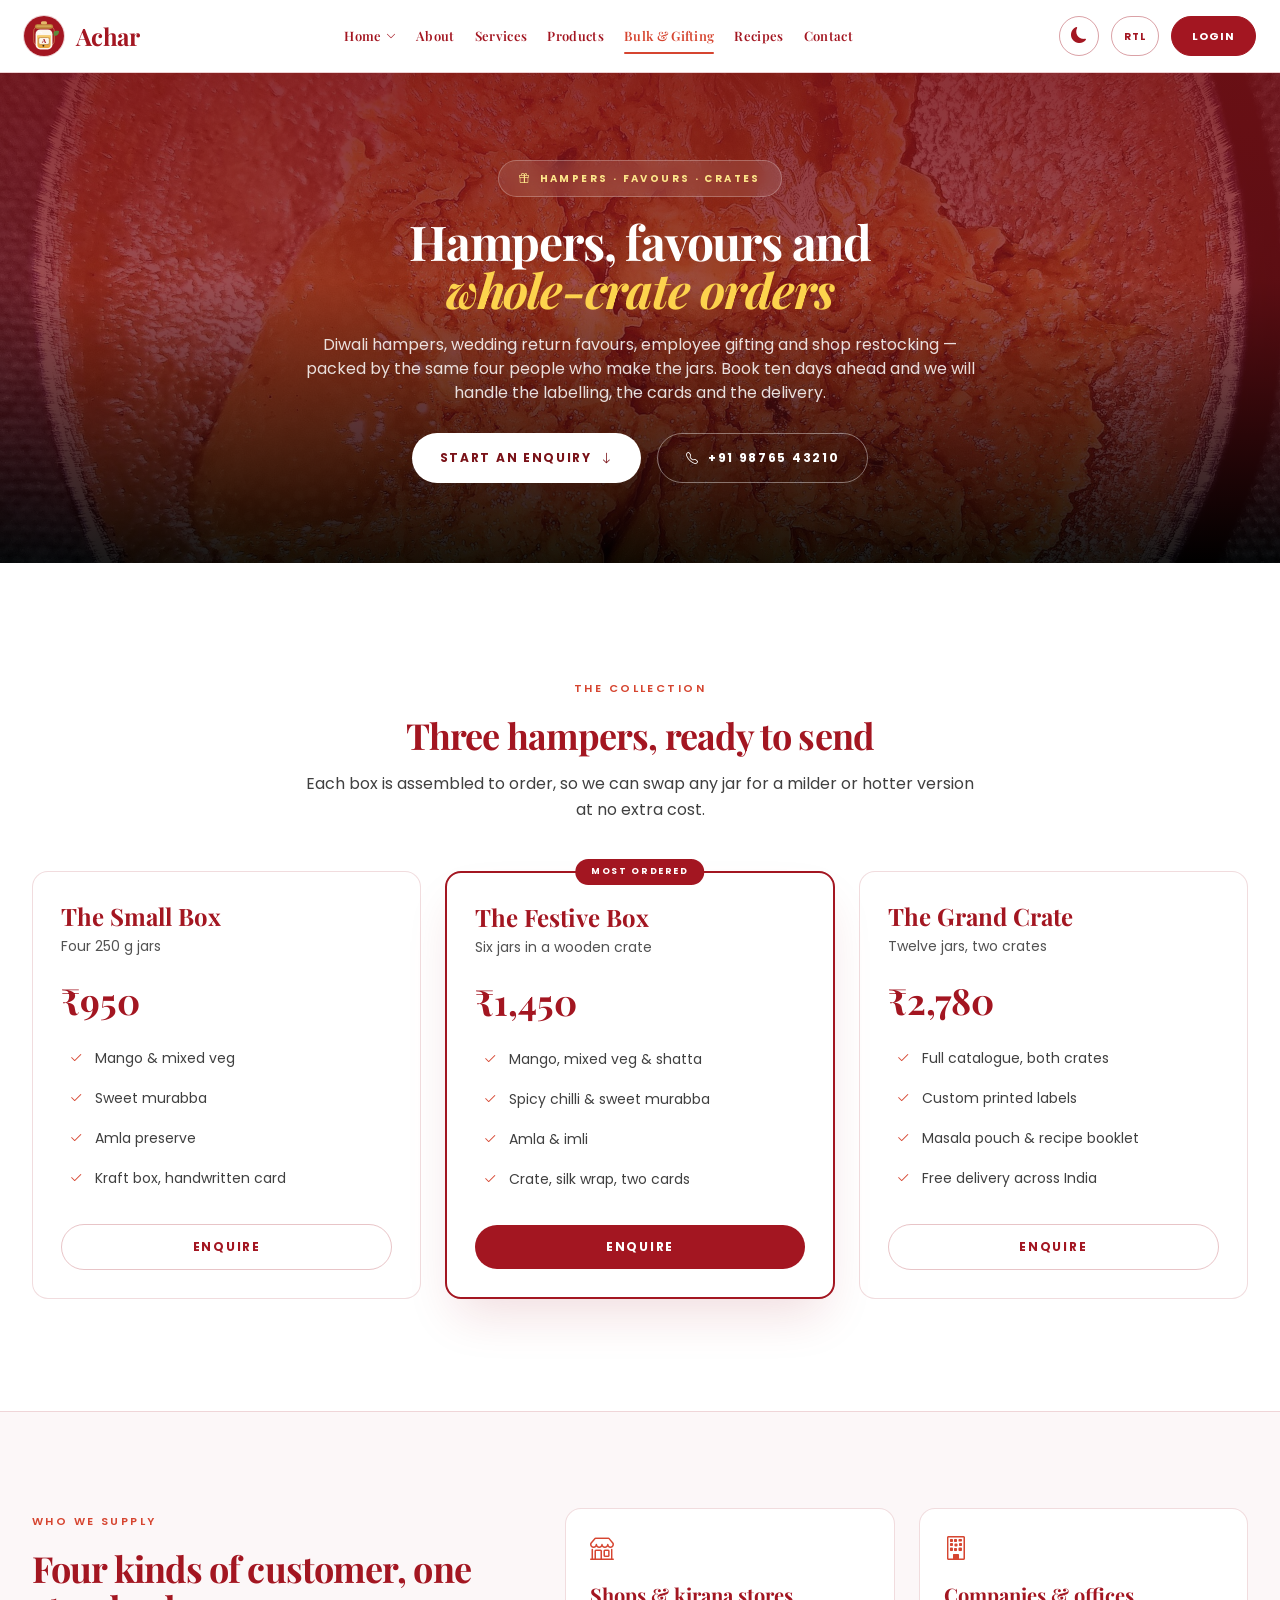
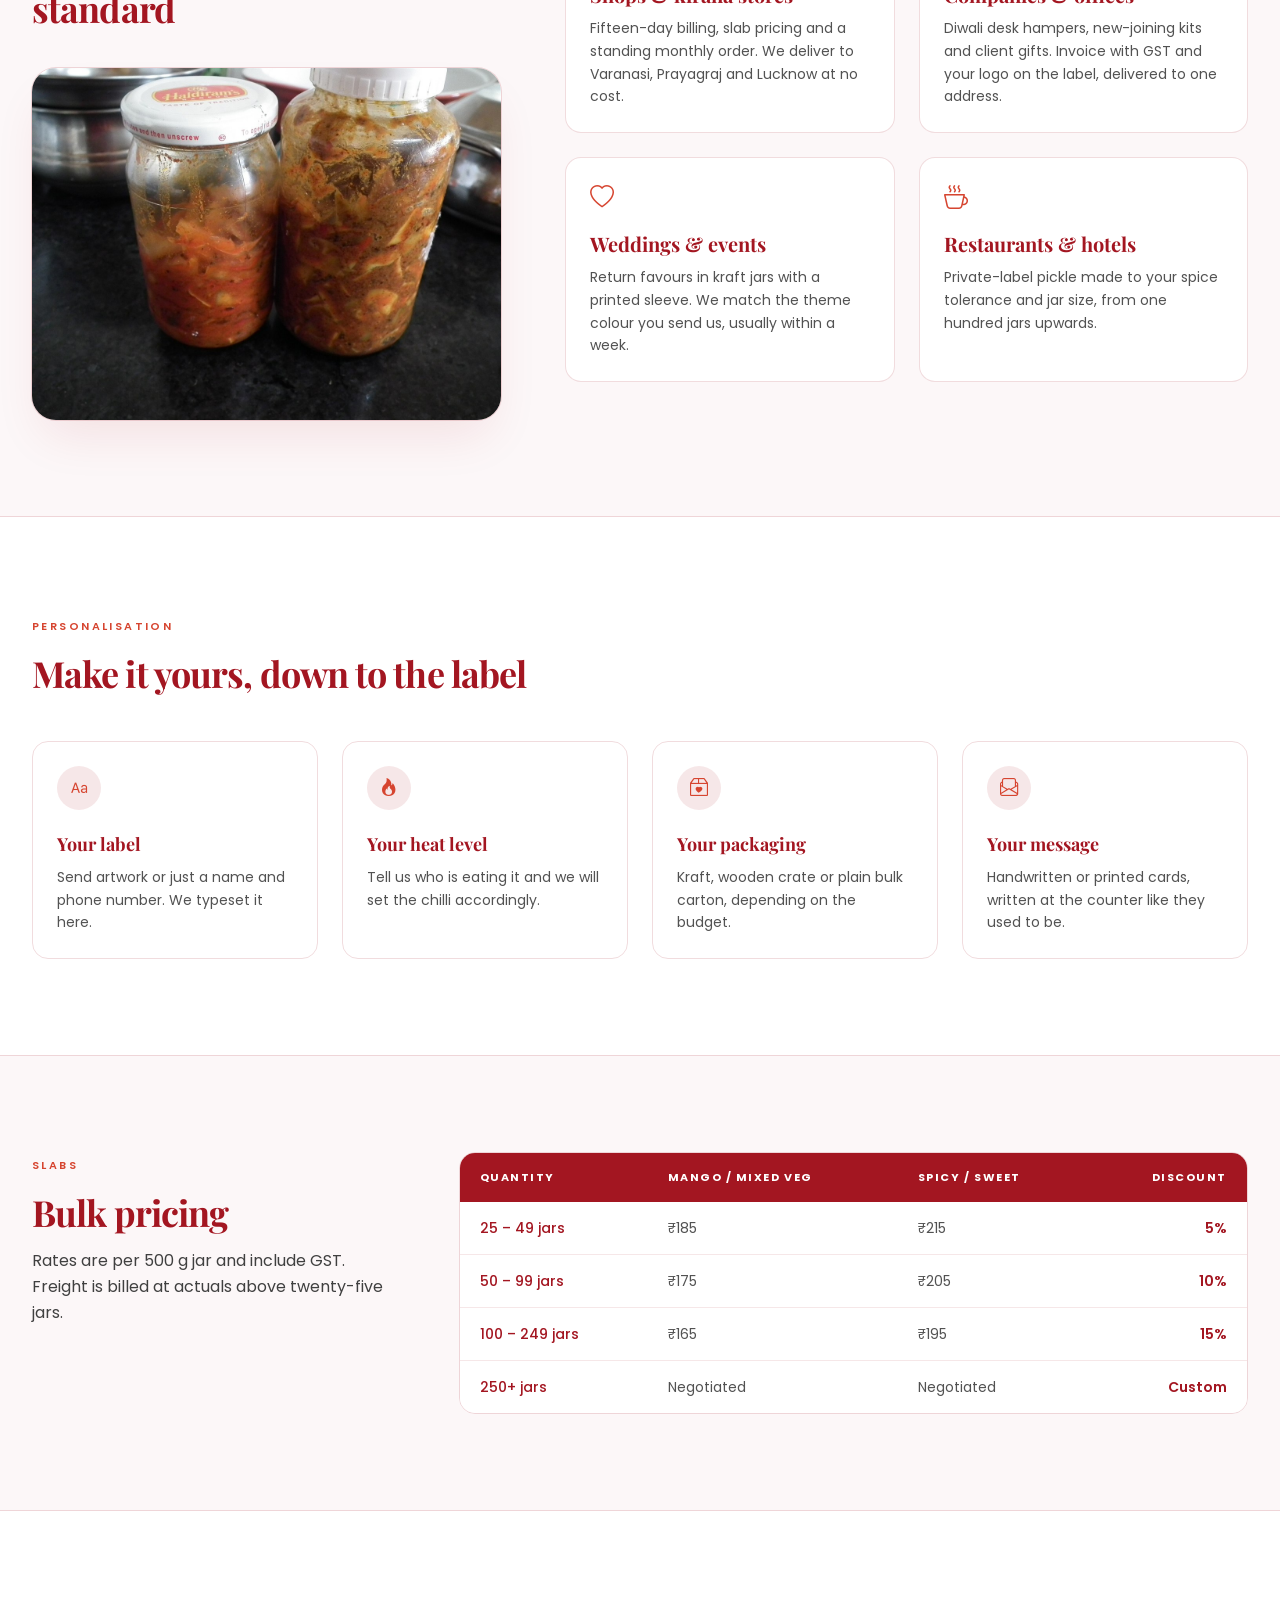
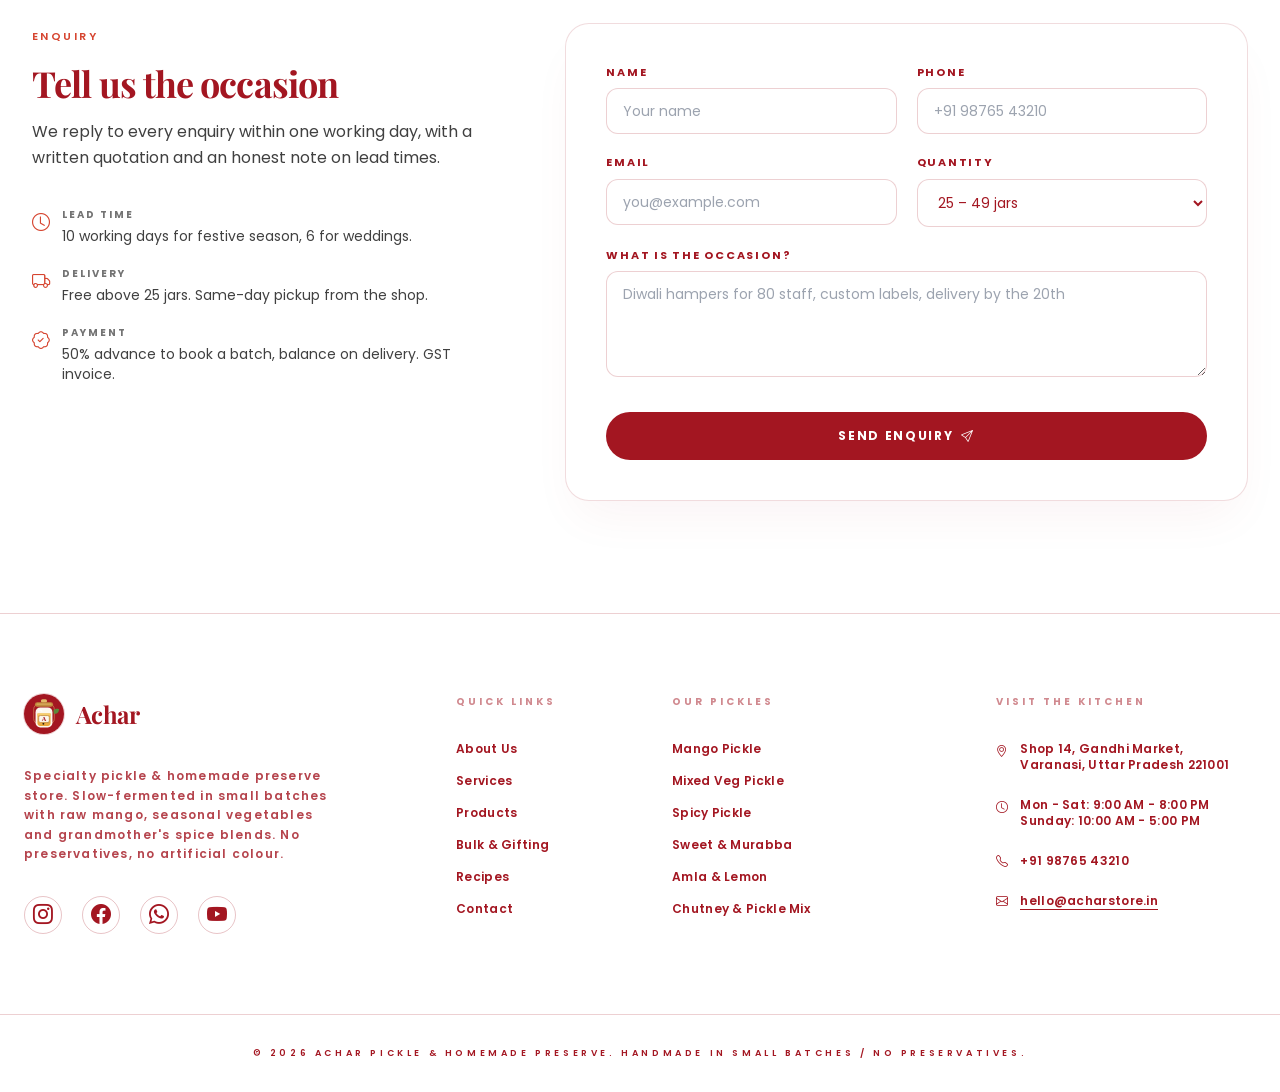
<file: bulk-gifting.html>
<!DOCTYPE html>
<html lang="en">

<head>
  <meta charset="UTF-8">
  <meta name="viewport" content="width=device-width, initial-scale=1.0">
  <title>Bulk &amp; Gifting | Achar &mdash; Specialty Pickle &amp; Homemade Preserve Store</title>
  <meta name="description"
    content="Festive pickle hampers, corporate gifting, wedding favours and wholesale supply. Custom labelling, bulk pricing from 25 jars.">
  <link rel="icon" href="images/logo.svg">
  <script src="tailwind.js"></script>
  <script>
    tailwind.config = {
      darkMode: 'class',
      theme: {
        extend: {
          fontFamily: {
            sans: ['Poppins', 'ui-sans-serif', 'system-ui'],
            serif: ['Playfair Display', 'ui-serif', 'Georgia'],
          },
          colors: {
            brand: {
              DEFAULT: '#A31621',
              deep: '#7A1218',
              soft: '#D64530',
            },
          },
        },
      },
    }
  </script>
  <link rel="stylesheet" href="https://cdn.jsdelivr.net/npm/bootstrap-icons@1.11.3/font/bootstrap-icons.min.css">
  <link rel="stylesheet" href="navbar.css">
  <link rel="stylesheet" href="footer.css">
  <link rel="preconnect" href="https://fonts.googleapis.com">
  <link rel="preconnect" href="https://fonts.gstatic.com" crossorigin>
  <link
    href="https://fonts.googleapis.com/css2?family=Playfair+Display:ital,wght@0,400;0,500;0,600;0,700;0,800;1,400;1,700&family=Poppins:wght@300;400;500;600;700&display=swap"
    rel="stylesheet">
  <style>
    .rtl {
      direction: rtl;
    }

    [dir="rtl"] .title {
      margin-right: 20px !important;
    }

    :root {
      --home-bg: #ffffff;
      --text-color: #a31621;
    }

    [data-theme="dark"] {
      --home-bg: #000000;
      --text-color: #ffffff;
    }

    body {
      background-color: var(--home-bg) !important;
      color: var(--text-color);
      transition: background-color 0.4s ease, color 0.4s ease;
    }

    [data-theme="dark"] thead {
      background-color: #a31621 !important;
    }
  </style>
  <script>
    (function () {
      const t = localStorage.getItem('theme') || 'light';
      const html = document.documentElement;
      html.setAttribute('data-theme', t);
      html.classList.toggle('dark', t === 'dark');
    })();
  </script>
</head>

<body class="font-sans bg-white text-brand dark:bg-black dark:text-white">
  <div id="navbar"></div>

  <main>
    <!-- ============ 1. HERO (full-bleed bg image) ============ -->
    <section class="relative isolate flex min-h-[320px] items-center overflow-hidden bg-brand-deep sm:min-h-[360px] lg:min-h-[400px]">
      <img src="images/hero-mixed-pickles.jpg" alt="" aria-hidden="true" width="1920" height="1080"
        class="absolute inset-0 -z-20 h-full w-full object-cover" />
      <div class="absolute inset-0 -z-10 bg-gradient-to-b from-brand-deep/90 via-brand-deep/75 to-black/90"></div>

      <div class="mx-auto w-full max-w-4xl px-5 pt-28 pb-14 text-center sm:px-6 sm:pt-32 sm:pb-16 lg:pt-40 lg:pb-20">
        <span class="inline-flex items-center gap-2 rounded-full border border-white/25 bg-white/10 px-5 py-2.5 font-sans text-[10px] font-bold uppercase tracking-[0.24em] text-amber-200 backdrop-blur">
          <i class="bi bi-gift"></i> Hampers &middot; Favours &middot; Crates
        </span>

        <h1 class="mt-5 font-serif text-3xl font-bold leading-[1.05] tracking-tight text-white sm:text-4xl lg:text-5xl">
          Hampers, favours and<br /><span class="italic text-amber-300">whole-crate orders</span>
        </h1>

        <p class="mx-auto mt-5 max-w-2xl text-sm leading-relaxed text-white/85 sm:text-base">
          Diwali hampers, wedding return favours, employee gifting and shop restocking
          &mdash; packed by the same four people who make the jars. Book ten days ahead
          and we will handle the labelling, the cards and the delivery.
        </p>

        <div class="mt-7 flex flex-wrap justify-center gap-3 sm:gap-4">
          <a href="#enquiry"
            class="inline-flex items-center gap-2 rounded-full bg-white px-7 py-4 font-sans text-xs font-bold uppercase tracking-[0.14em] text-brand-deep transition hover:-translate-y-0.5 hover:bg-amber-300">
            Start an enquiry <i class="bi bi-arrow-down"></i>
          </a>
          <a href="tel:+919876543210"
            class="inline-flex items-center gap-2 rounded-full border border-white/40 px-7 py-4 font-sans text-xs font-bold uppercase tracking-[0.14em] text-white transition hover:bg-white/10">
            <i class="bi bi-telephone"></i> +91 98765 43210
          </a>
        </div>
      </div>
    </section>

    <!-- ============ 2. HAMPER COLLECTION ============ -->
    <section class="bg-white py-16 sm:py-20 lg:py-28 dark:bg-black">
      <div class="mx-auto max-w-7xl px-5 sm:px-6 lg:px-8">
        <div class="mx-auto max-w-2xl text-center">
          <span class="font-sans text-[11px] font-semibold uppercase tracking-[0.22em] text-brand-soft dark:text-red-300">The collection</span>
          <h2 class="mt-4 font-serif text-3xl font-bold leading-tight tracking-tight sm:text-4xl dark:text-white">
            Three hampers, ready to send
          </h2>
          <p class="mt-4 text-base leading-relaxed text-neutral-700 dark:text-neutral-300">
            Each box is assembled to order, so we can swap any jar for a milder or
            hotter version at no extra cost.
          </p>
        </div>

        <div class="mt-12 grid gap-6 lg:grid-cols-3">
          <article class="group flex flex-col rounded-2xl border border-brand/15 bg-white p-7 transition duration-300 hover:-translate-y-1.5 hover:border-brand-soft hover:shadow-2xl hover:shadow-brand/10 dark:border-white/10 dark:bg-neutral-900">
            <h3 class="font-serif text-2xl font-bold dark:text-white">The Small Box</h3>
            <p class="mt-1 text-sm text-neutral-600 dark:text-neutral-400">Four 250 g jars</p>
            <p class="mt-6 font-serif text-4xl font-bold dark:text-white">&#8377;950</p>
            <ul class="mt-6 flex-1 space-y-3">
              <li class="flex items-start gap-3 rounded-lg px-2 py-1 text-sm text-neutral-700 transition duration-200 hover:translate-x-1 hover:text-brand dark:text-neutral-300 dark:hover:text-red-300"><i class="bi bi-check2 text-brand-soft dark:text-red-300"></i>Mango &amp; mixed veg</li>
              <li class="flex items-start gap-3 rounded-lg px-2 py-1 text-sm text-neutral-700 transition duration-200 hover:translate-x-1 hover:text-brand dark:text-neutral-300 dark:hover:text-red-300"><i class="bi bi-check2 text-brand-soft dark:text-red-300"></i>Sweet murabba</li>
              <li class="flex items-start gap-3 rounded-lg px-2 py-1 text-sm text-neutral-700 transition duration-200 hover:translate-x-1 hover:text-brand dark:text-neutral-300 dark:hover:text-red-300"><i class="bi bi-check2 text-brand-soft dark:text-red-300"></i>Amla preserve</li>
              <li class="flex items-start gap-3 rounded-lg px-2 py-1 text-sm text-neutral-700 transition duration-200 hover:translate-x-1 hover:text-brand dark:text-neutral-300 dark:hover:text-red-300"><i class="bi bi-check2 text-brand-soft dark:text-red-300"></i>Kraft box, handwritten card</li>
            </ul>
            <a href="#enquiry"
              class="mt-8 inline-flex items-center justify-center gap-2 rounded-full border border-brand/25 px-6 py-3.5 font-sans text-xs font-bold uppercase tracking-[0.14em] text-brand transition hover:border-brand hover:bg-brand/5 dark:border-white/20 dark:text-white dark:hover:bg-white/5">Enquire</a>
          </article>

          <article class="group relative flex flex-col rounded-2xl border-2 border-brand bg-white p-7 shadow-2xl shadow-brand/15 transition duration-300 hover:-translate-y-1.5 hover:shadow-brand/30 dark:bg-neutral-900">
            <span class="absolute -top-3.5 left-1/2 -translate-x-1/2 whitespace-nowrap rounded-full bg-brand px-4 py-1.5 font-sans text-[9px] font-bold uppercase tracking-[0.18em] text-white">Most ordered</span>
            <h3 class="font-serif text-2xl font-bold dark:text-white">The Festive Box</h3>
            <p class="mt-1 text-sm text-neutral-600 dark:text-neutral-400">Six jars in a wooden crate</p>
            <p class="mt-6 font-serif text-4xl font-bold dark:text-white">&#8377;1,450</p>
            <ul class="mt-6 flex-1 space-y-3">
              <li class="flex items-start gap-3 rounded-lg px-2 py-1 text-sm text-neutral-700 transition duration-200 hover:translate-x-1 hover:text-brand dark:text-neutral-300 dark:hover:text-red-300"><i class="bi bi-check2 text-brand-soft dark:text-red-300"></i>Mango, mixed veg &amp; shatta</li>
              <li class="flex items-start gap-3 rounded-lg px-2 py-1 text-sm text-neutral-700 transition duration-200 hover:translate-x-1 hover:text-brand dark:text-neutral-300 dark:hover:text-red-300"><i class="bi bi-check2 text-brand-soft dark:text-red-300"></i>Spicy chilli &amp; sweet murabba</li>
              <li class="flex items-start gap-3 rounded-lg px-2 py-1 text-sm text-neutral-700 transition duration-200 hover:translate-x-1 hover:text-brand dark:text-neutral-300 dark:hover:text-red-300"><i class="bi bi-check2 text-brand-soft dark:text-red-300"></i>Amla &amp; imli</li>
              <li class="flex items-start gap-3 rounded-lg px-2 py-1 text-sm text-neutral-700 transition duration-200 hover:translate-x-1 hover:text-brand dark:text-neutral-300 dark:hover:text-red-300"><i class="bi bi-check2 text-brand-soft dark:text-red-300"></i>Crate, silk wrap, two cards</li>
            </ul>
            <a href="#enquiry"
              class="mt-8 inline-flex items-center justify-center gap-2 rounded-full bg-brand px-6 py-3.5 font-sans text-xs font-bold uppercase tracking-[0.14em] text-white transition hover:bg-brand-soft">Enquire</a>
          </article>

          <article class="group flex flex-col rounded-2xl border border-brand/15 bg-white p-7 transition duration-300 hover:-translate-y-1.5 hover:border-brand-soft hover:shadow-2xl hover:shadow-brand/10 dark:border-white/10 dark:bg-neutral-900">
            <h3 class="font-serif text-2xl font-bold dark:text-white">The Grand Crate</h3>
            <p class="mt-1 text-sm text-neutral-600 dark:text-neutral-400">Twelve jars, two crates</p>
            <p class="mt-6 font-serif text-4xl font-bold dark:text-white">&#8377;2,780</p>
            <ul class="mt-6 flex-1 space-y-3">
              <li class="flex items-start gap-3 rounded-lg px-2 py-1 text-sm text-neutral-700 transition duration-200 hover:translate-x-1 hover:text-brand dark:text-neutral-300 dark:hover:text-red-300"><i class="bi bi-check2 text-brand-soft dark:text-red-300"></i>Full catalogue, both crates</li>
              <li class="flex items-start gap-3 rounded-lg px-2 py-1 text-sm text-neutral-700 transition duration-200 hover:translate-x-1 hover:text-brand dark:text-neutral-300 dark:hover:text-red-300"><i class="bi bi-check2 text-brand-soft dark:text-red-300"></i>Custom printed labels</li>
              <li class="flex items-start gap-3 rounded-lg px-2 py-1 text-sm text-neutral-700 transition duration-200 hover:translate-x-1 hover:text-brand dark:text-neutral-300 dark:hover:text-red-300"><i class="bi bi-check2 text-brand-soft dark:text-red-300"></i>Masala pouch &amp; recipe booklet</li>
              <li class="flex items-start gap-3 rounded-lg px-2 py-1 text-sm text-neutral-700 transition duration-200 hover:translate-x-1 hover:text-brand dark:text-neutral-300 dark:hover:text-red-300"><i class="bi bi-check2 text-brand-soft dark:text-red-300"></i>Free delivery across India</li>
            </ul>
            <a href="#enquiry"
              class="mt-8 inline-flex items-center justify-center gap-2 rounded-full border border-brand/25 px-6 py-3.5 font-sans text-xs font-bold uppercase tracking-[0.14em] text-brand transition hover:border-brand hover:bg-brand/5 dark:border-white/20 dark:text-white dark:hover:bg-white/5">Enquire</a>
          </article>
        </div>
      </div>
    </section>

    <!-- ============ 3. WHO WE SUPPLY ============ -->
    <section class="border-y border-brand/15 bg-brand/[0.03] py-16 sm:py-20 lg:py-24 dark:border-white/10 dark:bg-white/[0.02]">
      <div class="mx-auto max-w-7xl px-5 sm:px-6 lg:px-8">
        <div class="grid items-start gap-12 lg:grid-cols-12 lg:gap-16">
          <div class="lg:col-span-5">
            <span class="font-sans text-[11px] font-semibold uppercase tracking-[0.22em] text-brand-soft dark:text-red-300">Who we supply</span>
            <h2 class="mt-4 font-serif text-3xl font-bold leading-tight tracking-tight sm:text-4xl dark:text-white">
              Four kinds of customer, one standard
            </h2>

            <figure class="mt-10">
              <img src="images/bulk-achar-bottles.jpg" alt="Achar bottles lined up, filled and labelled for bulk orders" width="1200"
                height="900" loading="lazy"
                class="aspect-[4/3] w-full rounded-3xl object-cover shadow-2xl shadow-brand/10 ring-1 ring-brand/15 transition duration-500 hover:scale-[1.02] hover:shadow-brand/20 dark:ring-white/10" />
            </figure>
          </div>

          <div class="grid gap-6 sm:grid-cols-2 lg:col-span-7">
            <article class="group rounded-2xl border border-brand/15 bg-white p-6 transition duration-300 hover:-translate-y-1.5 hover:border-brand-soft hover:shadow-2xl hover:shadow-brand/10 dark:border-white/10 dark:bg-neutral-900">
              <i class="bi bi-shop text-2xl text-brand-soft transition duration-300 group-hover:scale-125 group-hover:text-brand dark:text-red-300 dark:group-hover:text-red-400"></i>
              <h3 class="mt-4 font-serif text-xl font-bold dark:text-white">Shops &amp; kirana stores</h3>
              <p class="mt-2 text-sm leading-relaxed text-neutral-600 dark:text-neutral-400">
                Fifteen-day billing, slab pricing and a standing monthly order. We
                deliver to Varanasi, Prayagraj and Lucknow at no cost.
              </p>
            </article>
            <article class="group rounded-2xl border border-brand/15 bg-white p-6 transition duration-300 hover:-translate-y-1.5 hover:border-brand-soft hover:shadow-2xl hover:shadow-brand/10 dark:border-white/10 dark:bg-neutral-900">
              <i class="bi bi-building text-2xl text-brand-soft transition duration-300 group-hover:scale-125 group-hover:text-brand dark:text-red-300 dark:group-hover:text-red-400"></i>
              <h3 class="mt-4 font-serif text-xl font-bold dark:text-white">Companies &amp; offices</h3>
              <p class="mt-2 text-sm leading-relaxed text-neutral-600 dark:text-neutral-400">
                Diwali desk hampers, new-joining kits and client gifts. Invoice with GST
                and your logo on the label, delivered to one address.
              </p>
            </article>
            <article class="group rounded-2xl border border-brand/15 bg-white p-6 transition duration-300 hover:-translate-y-1.5 hover:border-brand-soft hover:shadow-2xl hover:shadow-brand/10 dark:border-white/10 dark:bg-neutral-900">
              <i class="bi bi-heart text-2xl text-brand-soft transition duration-300 group-hover:scale-125 group-hover:text-brand dark:text-red-300 dark:group-hover:text-red-400"></i>
              <h3 class="mt-4 font-serif text-xl font-bold dark:text-white">Weddings &amp; events</h3>
              <p class="mt-2 text-sm leading-relaxed text-neutral-600 dark:text-neutral-400">
                Return favours in kraft jars with a printed sleeve. We match the theme
                colour you send us, usually within a week.
              </p>
            </article>
            <article class="group rounded-2xl border border-brand/15 bg-white p-6 transition duration-300 hover:-translate-y-1.5 hover:border-brand-soft hover:shadow-2xl hover:shadow-brand/10 dark:border-white/10 dark:bg-neutral-900">
              <i class="bi bi-cup-hot text-2xl text-brand-soft transition duration-300 group-hover:scale-125 group-hover:text-brand dark:text-red-300 dark:group-hover:text-red-400"></i>
              <h3 class="mt-4 font-serif text-xl font-bold dark:text-white">Restaurants &amp; hotels</h3>
              <p class="mt-2 text-sm leading-relaxed text-neutral-600 dark:text-neutral-400">
                Private-label pickle made to your spice tolerance and jar size, from one
                hundred jars upwards.
              </p>
            </article>
          </div>
        </div>
      </div>
    </section>

    <!-- ============ 4. CUSTOMISATION ============ -->
    <section class="bg-white py-16 sm:py-20 lg:py-24 dark:bg-black">
      <div class="mx-auto max-w-7xl px-5 sm:px-6 lg:px-8">
        <div class="max-w-2xl">
          <span class="font-sans text-[11px] font-semibold uppercase tracking-[0.22em] text-brand-soft dark:text-red-300">Personalisation</span>
          <h2 class="mt-4 font-serif text-3xl font-bold leading-tight tracking-tight sm:text-4xl dark:text-white">
            Make it yours, down to the label
          </h2>
        </div>

        <div class="mt-12 grid gap-6 sm:grid-cols-2 lg:grid-cols-4">
          <div class="group rounded-2xl border border-brand/15 p-6 transition duration-300 hover:-translate-y-1.5 hover:border-brand-soft hover:shadow-2xl hover:shadow-brand/10 dark:border-white/10 dark:bg-neutral-900">
            <span class="flex h-11 w-11 items-center justify-center rounded-full bg-brand/10 text-lg text-brand-soft transition duration-300 group-hover:scale-110 group-hover:bg-brand group-hover:text-white dark:bg-white/10 dark:text-red-300"><i class="bi bi-type"></i></span>
            <h3 class="mt-5 font-serif text-lg font-bold dark:text-white">Your label</h3>
            <p class="mt-2 text-sm leading-relaxed text-neutral-600 dark:text-neutral-400">Send artwork or just a name and phone number. We typeset it here.</p>
          </div>
          <div class="group rounded-2xl border border-brand/15 p-6 transition duration-300 hover:-translate-y-1.5 hover:border-brand-soft hover:shadow-2xl hover:shadow-brand/10 dark:border-white/10 dark:bg-neutral-900">
            <span class="flex h-11 w-11 items-center justify-center rounded-full bg-brand/10 text-lg text-brand-soft transition duration-300 group-hover:scale-110 group-hover:bg-brand group-hover:text-white dark:bg-white/10 dark:text-red-300"><i class="bi bi-fire"></i></span>
            <h3 class="mt-5 font-serif text-lg font-bold dark:text-white">Your heat level</h3>
            <p class="mt-2 text-sm leading-relaxed text-neutral-600 dark:text-neutral-400">Tell us who is eating it and we will set the chilli accordingly.</p>
          </div>
          <div class="group rounded-2xl border border-brand/15 p-6 transition duration-300 hover:-translate-y-1.5 hover:border-brand-soft hover:shadow-2xl hover:shadow-brand/10 dark:border-white/10 dark:bg-neutral-900">
            <span class="flex h-11 w-11 items-center justify-center rounded-full bg-brand/10 text-lg text-brand-soft transition duration-300 group-hover:scale-110 group-hover:bg-brand group-hover:text-white dark:bg-white/10 dark:text-red-300"><i class="bi bi-box2-heart"></i></span>
            <h3 class="mt-5 font-serif text-lg font-bold dark:text-white">Your packaging</h3>
            <p class="mt-2 text-sm leading-relaxed text-neutral-600 dark:text-neutral-400">Kraft, wooden crate or plain bulk carton, depending on the budget.</p>
          </div>
          <div class="group rounded-2xl border border-brand/15 p-6 transition duration-300 hover:-translate-y-1.5 hover:border-brand-soft hover:shadow-2xl hover:shadow-brand/10 dark:border-white/10 dark:bg-neutral-900">
            <span class="flex h-11 w-11 items-center justify-center rounded-full bg-brand/10 text-lg text-brand-soft transition duration-300 group-hover:scale-110 group-hover:bg-brand group-hover:text-white dark:bg-white/10 dark:text-red-300"><i class="bi bi-envelope-paper"></i></span>
            <h3 class="mt-5 font-serif text-lg font-bold dark:text-white">Your message</h3>
            <p class="mt-2 text-sm leading-relaxed text-neutral-600 dark:text-neutral-400">Handwritten or printed cards, written at the counter like they used to be.</p>
          </div>
        </div>
      </div>
    </section>

    <!-- ============ 5. BULK PRICING ============ -->
    <section class="border-y border-brand/15 bg-brand/[0.03] py-16 sm:py-20 lg:py-24 dark:border-white/10 dark:bg-white/[0.02]">
      <div class="mx-auto max-w-7xl px-5 sm:px-6 lg:px-8">
        <div class="grid items-start gap-12 lg:grid-cols-12 lg:gap-16">
          <div class="lg:col-span-4">
            <span class="font-sans text-[11px] font-semibold uppercase tracking-[0.22em] text-brand-soft dark:text-red-300">Slabs</span>
            <h2 class="mt-4 font-serif text-3xl font-bold leading-tight tracking-tight sm:text-4xl dark:text-white">
              Bulk pricing
            </h2>
            <p class="mt-4 text-base leading-relaxed text-neutral-700 dark:text-neutral-300">
              Rates are per 500 g jar and include GST. Freight is billed at actuals
              above twenty-five jars.
            </p>
          </div>

          <div class="overflow-x-auto rounded-2xl border border-brand/15 lg:col-span-8 dark:border-white/10">
            <table class="w-full min-w-[32rem] border-collapse">
              <thead>
                <tr class="bg-brand text-white">
                  <th class="px-5 py-4 text-start font-sans text-[11px] font-bold uppercase tracking-[0.14em]">Quantity</th>
                  <th class="px-5 py-4 text-start font-sans text-[11px] font-bold uppercase tracking-[0.14em]">Mango / Mixed Veg</th>
                  <th class="px-5 py-4 text-start font-sans text-[11px] font-bold uppercase tracking-[0.14em]">Spicy / Sweet</th>
                  <th class="px-5 py-4 text-end font-sans text-[11px] font-bold uppercase tracking-[0.14em]">Discount</th>
                </tr>
              </thead>
              <tbody class="divide-y divide-brand/10 dark:divide-white/10">
                <tr class="bg-white transition duration-200 hover:bg-brand/[0.04] dark:bg-neutral-900 dark:hover:bg-white/5">
                  <td class="px-5 py-4 text-sm font-medium dark:text-white">25 &ndash; 49 jars</td>
                  <td class="px-5 py-4 text-sm text-neutral-600 dark:text-neutral-400">&#8377;185</td>
                  <td class="px-5 py-4 text-sm text-neutral-600 dark:text-neutral-400">&#8377;215</td>
                  <td class="px-5 py-4 text-end text-sm font-semibold dark:text-white">5%</td>
                </tr>
                <tr class="bg-white transition duration-200 hover:bg-brand/[0.04] dark:bg-neutral-900 dark:hover:bg-white/5">
                  <td class="px-5 py-4 text-sm font-medium dark:text-white">50 &ndash; 99 jars</td>
                  <td class="px-5 py-4 text-sm text-neutral-600 dark:text-neutral-400">&#8377;175</td>
                  <td class="px-5 py-4 text-sm text-neutral-600 dark:text-neutral-400">&#8377;205</td>
                  <td class="px-5 py-4 text-end text-sm font-semibold dark:text-white">10%</td>
                </tr>
                <tr class="bg-white transition duration-200 hover:bg-brand/[0.04] dark:bg-neutral-900 dark:hover:bg-white/5">
                  <td class="px-5 py-4 text-sm font-medium dark:text-white">100 &ndash; 249 jars</td>
                  <td class="px-5 py-4 text-sm text-neutral-600 dark:text-neutral-400">&#8377;165</td>
                  <td class="px-5 py-4 text-sm text-neutral-600 dark:text-neutral-400">&#8377;195</td>
                  <td class="px-5 py-4 text-end text-sm font-semibold dark:text-white">15%</td>
                </tr>
                <tr class="bg-white transition duration-200 hover:bg-brand/[0.04] dark:bg-neutral-900 dark:hover:bg-white/5">
                  <td class="px-5 py-4 text-sm font-medium dark:text-white">250+ jars</td>
                  <td class="px-5 py-4 text-sm text-neutral-600 dark:text-neutral-400">Negotiated</td>
                  <td class="px-5 py-4 text-sm text-neutral-600 dark:text-neutral-400">Negotiated</td>
                  <td class="px-5 py-4 text-end text-sm font-semibold dark:text-white">Custom</td>
                </tr>
              </tbody>
            </table>
          </div>
        </div>
      </div>
    </section>

    <!-- ============ 6. ENQUIRY FORM ============ -->
    <section class="scroll-mt-28 bg-white py-16 sm:py-20 lg:py-28 dark:bg-black" id="enquiry">
      <div class="mx-auto max-w-7xl px-5 sm:px-6 lg:px-8">
        <div class="grid items-start gap-12 lg:grid-cols-12 lg:gap-16">
          <div class="lg:col-span-5">
            <span class="font-sans text-[11px] font-semibold uppercase tracking-[0.22em] text-brand-soft dark:text-red-300">Enquiry</span>
            <h2 class="mt-4 font-serif text-3xl font-bold leading-tight tracking-tight sm:text-4xl dark:text-white">
              Tell us the occasion
            </h2>
            <p class="mt-4 text-base leading-relaxed text-neutral-700 dark:text-neutral-300">
              We reply to every enquiry within one working day, with a written
              quotation and an honest note on lead times.
            </p>

            <div class="mt-9 space-y-5">
              <div class="flex items-start gap-3">
                <i class="bi bi-clock mt-0.5 text-lg text-brand-soft dark:text-red-300"></i>
                <div>
                  <p class="font-sans text-[10px] font-bold uppercase tracking-[0.2em] text-neutral-500 dark:text-neutral-400">Lead time</p>
                  <p class="mt-1 text-sm text-neutral-700 dark:text-neutral-300">10 working days for festive season, 6 for weddings.</p>
                </div>
              </div>
              <div class="flex items-start gap-3">
                <i class="bi bi-truck mt-0.5 text-lg text-brand-soft dark:text-red-300"></i>
                <div>
                  <p class="font-sans text-[10px] font-bold uppercase tracking-[0.2em] text-neutral-500 dark:text-neutral-400">Delivery</p>
                  <p class="mt-1 text-sm text-neutral-700 dark:text-neutral-300">Free above 25 jars. Same-day pickup from the shop.</p>
                </div>
              </div>
              <div class="flex items-start gap-3">
                <i class="bi bi-patch-check mt-0.5 text-lg text-brand-soft dark:text-red-300"></i>
                <div>
                  <p class="font-sans text-[10px] font-bold uppercase tracking-[0.2em] text-neutral-500 dark:text-neutral-400">Payment</p>
                  <p class="mt-1 text-sm text-neutral-700 dark:text-neutral-300">50% advance to book a batch, balance on delivery. GST invoice.</p>
                </div>
              </div>
            </div>
          </div>

          <div class="lg:col-span-7">
            <form id="bulkForm" novalidate
              class="rounded-3xl border border-brand/15 bg-white p-7 shadow-2xl shadow-brand/5 sm:p-10 dark:border-white/10 dark:bg-neutral-900">
              <div class="grid gap-5 sm:grid-cols-2">
                <div>
                  <label for="bName" class="block font-sans text-[11px] font-bold uppercase tracking-[0.16em]">Name</label>
                  <input id="bName" name="name" type="text" placeholder="Your name"
                    class="mt-2 w-full rounded-xl border border-brand/20 bg-white px-4 py-3 text-sm outline-none transition focus:border-brand-soft dark:border-white/15 dark:bg-neutral-950 dark:text-white" required />
                </div>
                <div>
                  <label for="bPhone" class="block font-sans text-[11px] font-bold uppercase tracking-[0.16em]">Phone</label>
                  <input id="bPhone" name="phone" type="tel" placeholder="+91 98765 43210"
                    class="mt-2 w-full rounded-xl border border-brand/20 bg-white px-4 py-3 text-sm outline-none transition focus:border-brand-soft dark:border-white/15 dark:bg-neutral-950 dark:text-white" required />
                </div>
                <div>
                  <label for="bEmail" class="block font-sans text-[11px] font-bold uppercase tracking-[0.16em]">Email</label>
                  <input id="bEmail" name="email" type="email" placeholder="you@example.com"
                    class="mt-2 w-full rounded-xl border border-brand/20 bg-white px-4 py-3 text-sm outline-none transition focus:border-brand-soft dark:border-white/15 dark:bg-neutral-950 dark:text-white" />
                </div>
                <div>
                  <label for="bQty" class="block font-sans text-[11px] font-bold uppercase tracking-[0.16em]">Quantity</label>
                  <select id="bQty" name="qty"
                    class="mt-2 w-full rounded-xl border border-brand/20 bg-white px-4 py-3 text-sm outline-none transition focus:border-brand-soft dark:border-white/15 dark:bg-neutral-950 dark:text-white">
                    <option>25 &ndash; 49 jars</option>
                    <option>50 &ndash; 99 jars</option>
                    <option>100 &ndash; 249 jars</option>
                    <option>250+ jars</option>
                    <option>Not sure yet</option>
                  </select>
                </div>
                <div class="sm:col-span-2">
                  <label for="bMsg" class="block font-sans text-[11px] font-bold uppercase tracking-[0.16em]">What is the occasion?</label>
                  <textarea id="bMsg" name="message" rows="4" placeholder="Diwali hampers for 80 staff, custom labels, delivery by the 20th"
                    class="mt-2 w-full rounded-xl border border-brand/20 bg-white px-4 py-3 text-sm outline-none transition focus:border-brand-soft dark:border-white/15 dark:bg-neutral-950 dark:text-white"></textarea>
                </div>
              </div>

              <button type="submit"
                class="mt-7 inline-flex w-full items-center justify-center gap-2 rounded-full bg-brand px-8 py-4 font-sans text-xs font-bold uppercase tracking-[0.14em] text-white transition hover:bg-brand-soft">
                Send enquiry <i class="bi bi-send"></i>
              </button>
              <p id="bulkNote" class="mt-4 hidden font-sans text-sm font-medium text-brand-soft dark:text-red-300">
                Thank you. We will send a written quotation within one working day.
              </p>
            </form>
          </div>
        </div>
      </div>
    </section>
  </main>

  <div id="footer"></div>

  <script src="navbar.js"></script>
  <script src="footer.js"></script>
  <script>
    // ================= ENQUIRY FORM (front-end only) =================
    (function () {
      const form = document.getElementById("bulkForm");
      const note = document.getElementById("bulkNote");
      if (!form) return;

      form.addEventListener("submit", (e) => {
        e.preventDefault();
        const name = form.querySelector("#bName");
        const phone = form.querySelector("#bPhone");

        const nameOk = (name.value || "").trim().length > 1;
        const phoneOk = /^[+\d][\d\s\-()]{7,}$/.test((phone.value || "").trim());

        [name, phone].forEach((el) => el.classList.remove("border-brand-soft"));
        if (!nameOk) name.classList.add("border-brand-soft");
        if (!phoneOk) phone.classList.add("border-brand-soft");
        if (!nameOk || !phoneOk) return;

        form.reset();
        note.classList.remove("hidden");
      });
    })();
  </script>
</body>

</html>
</file>
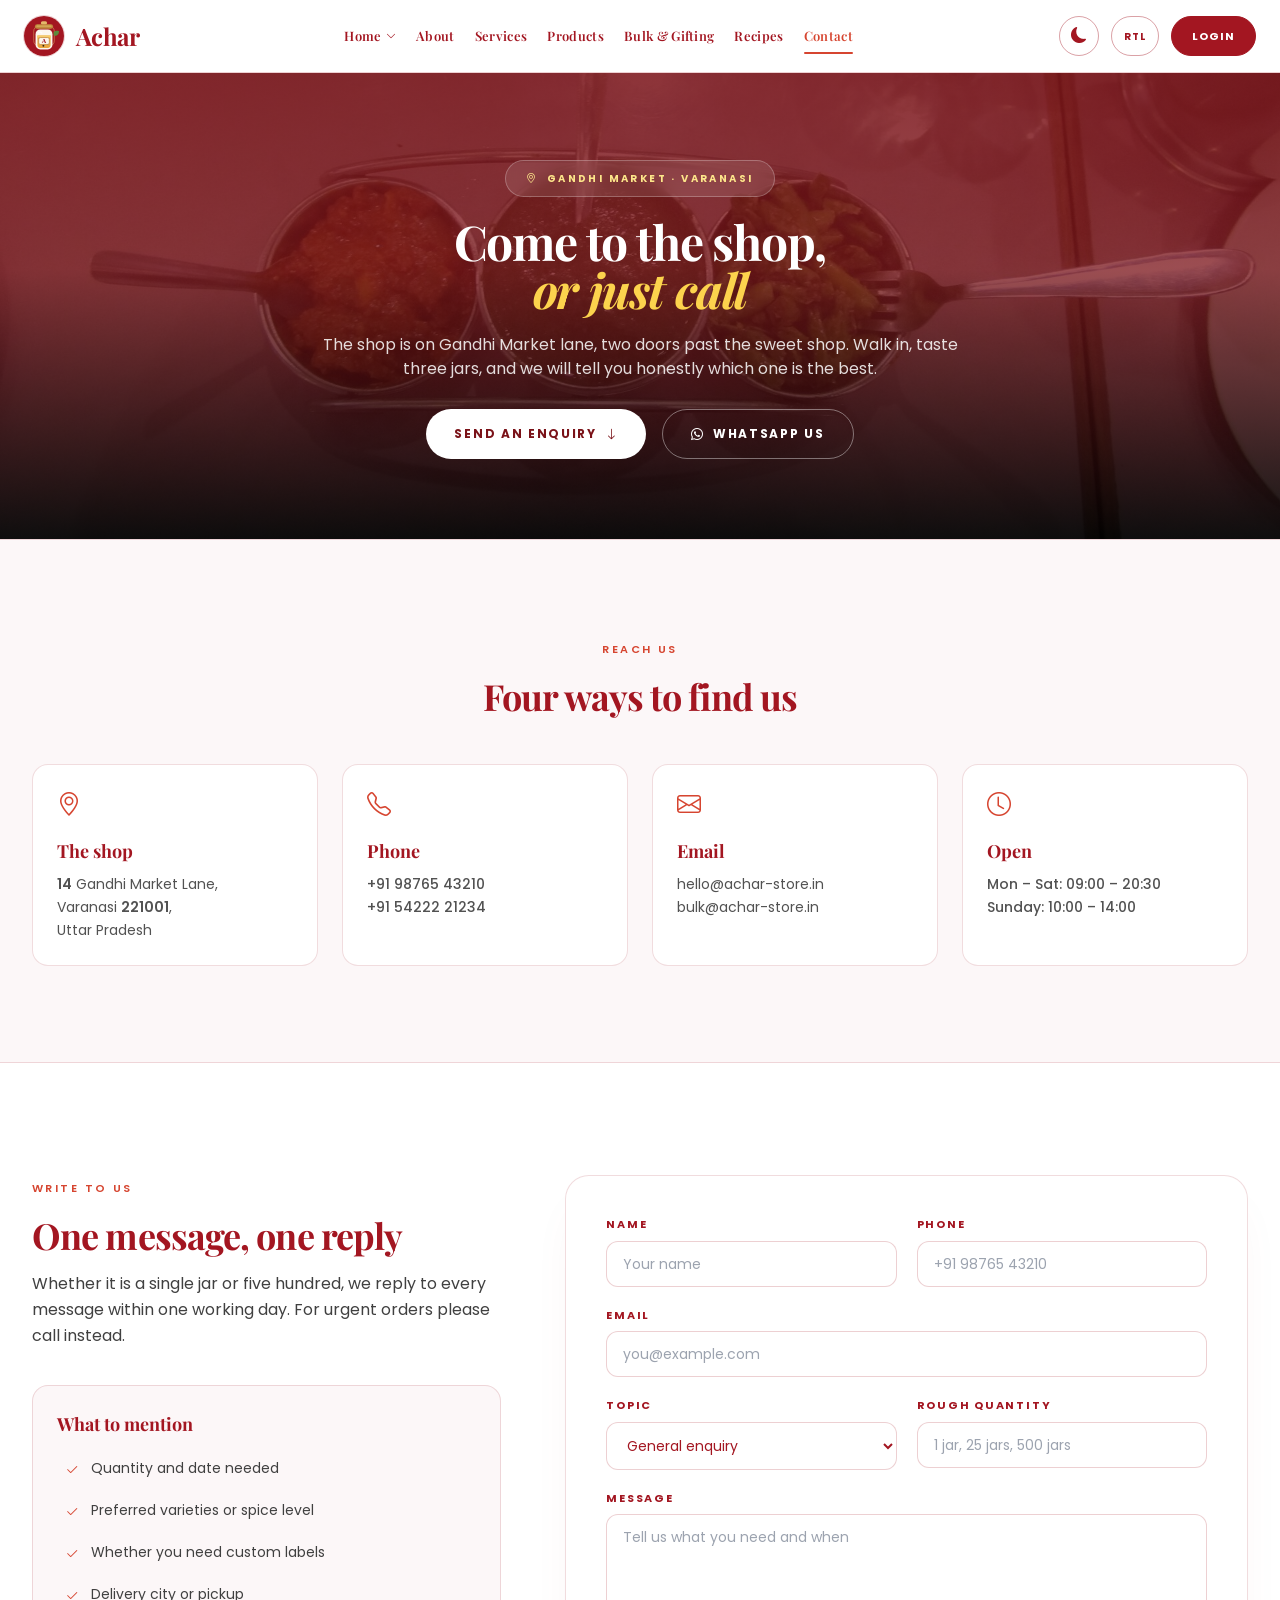
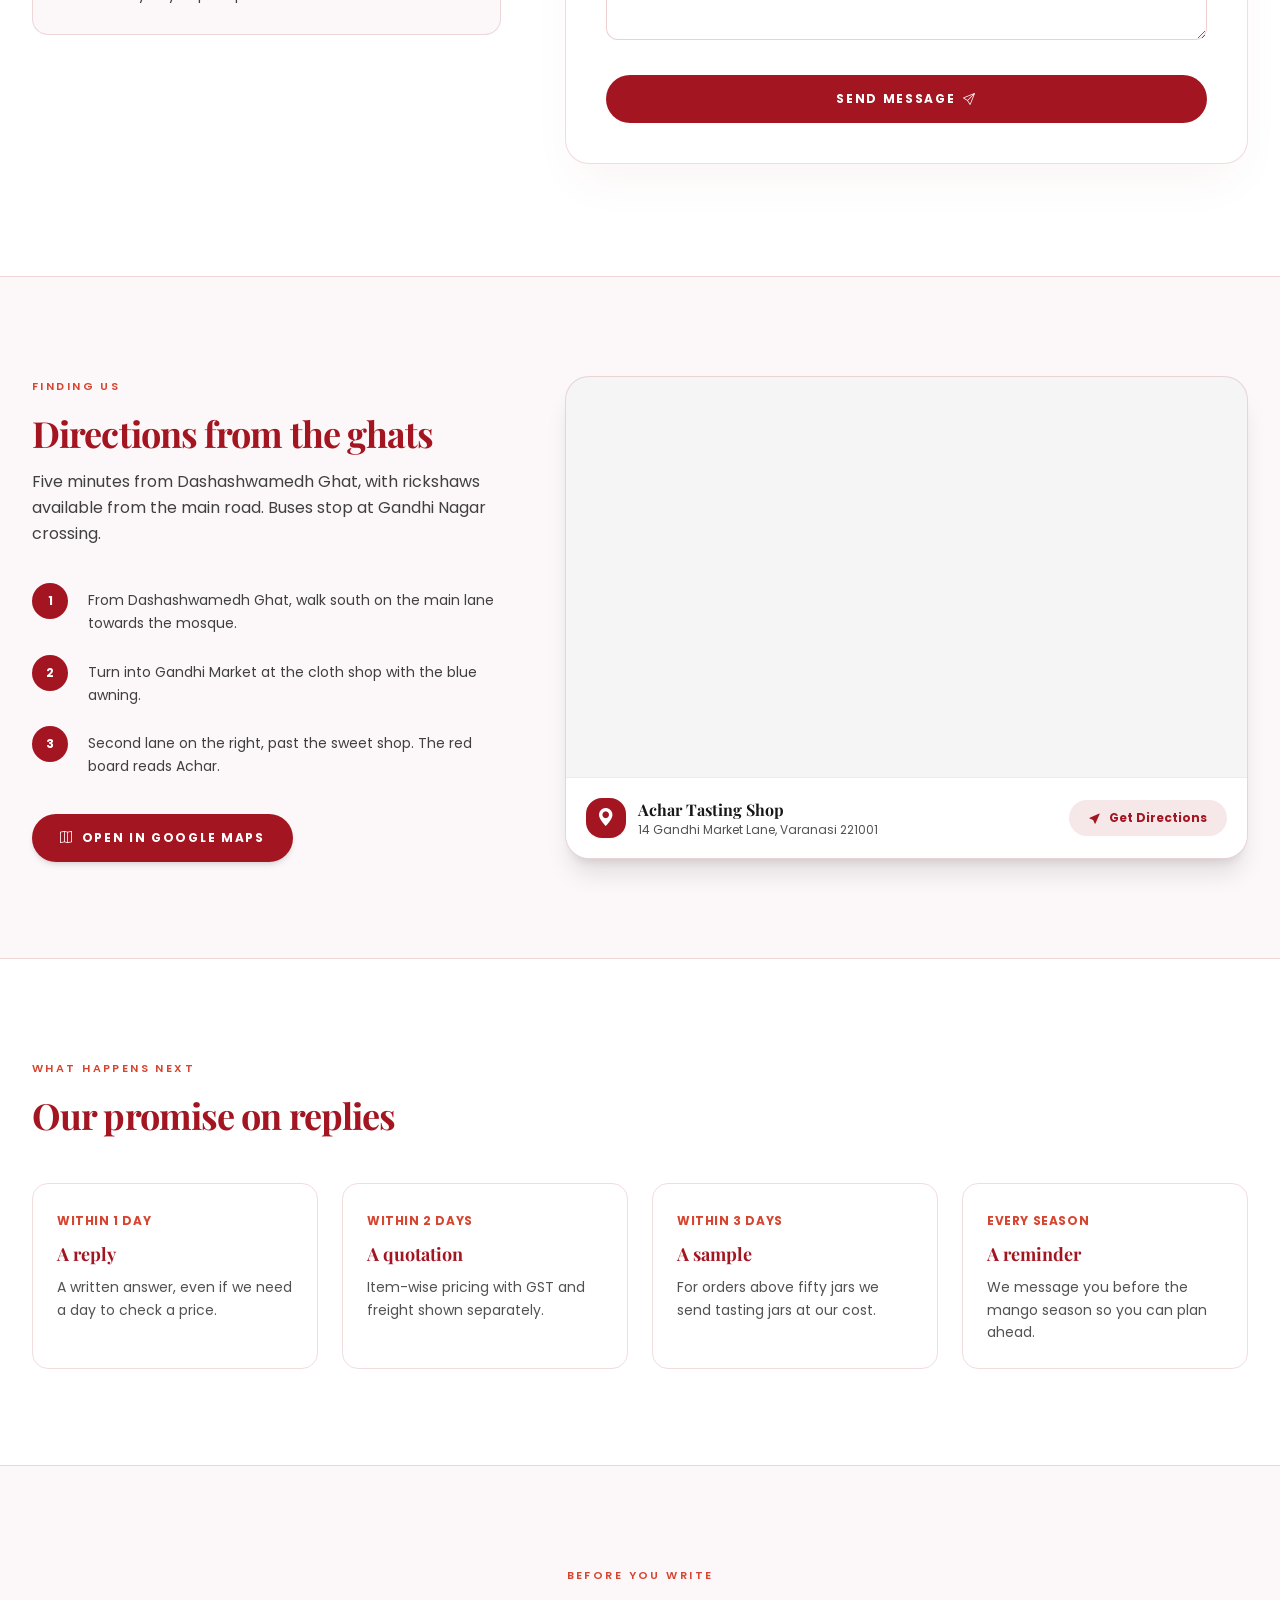
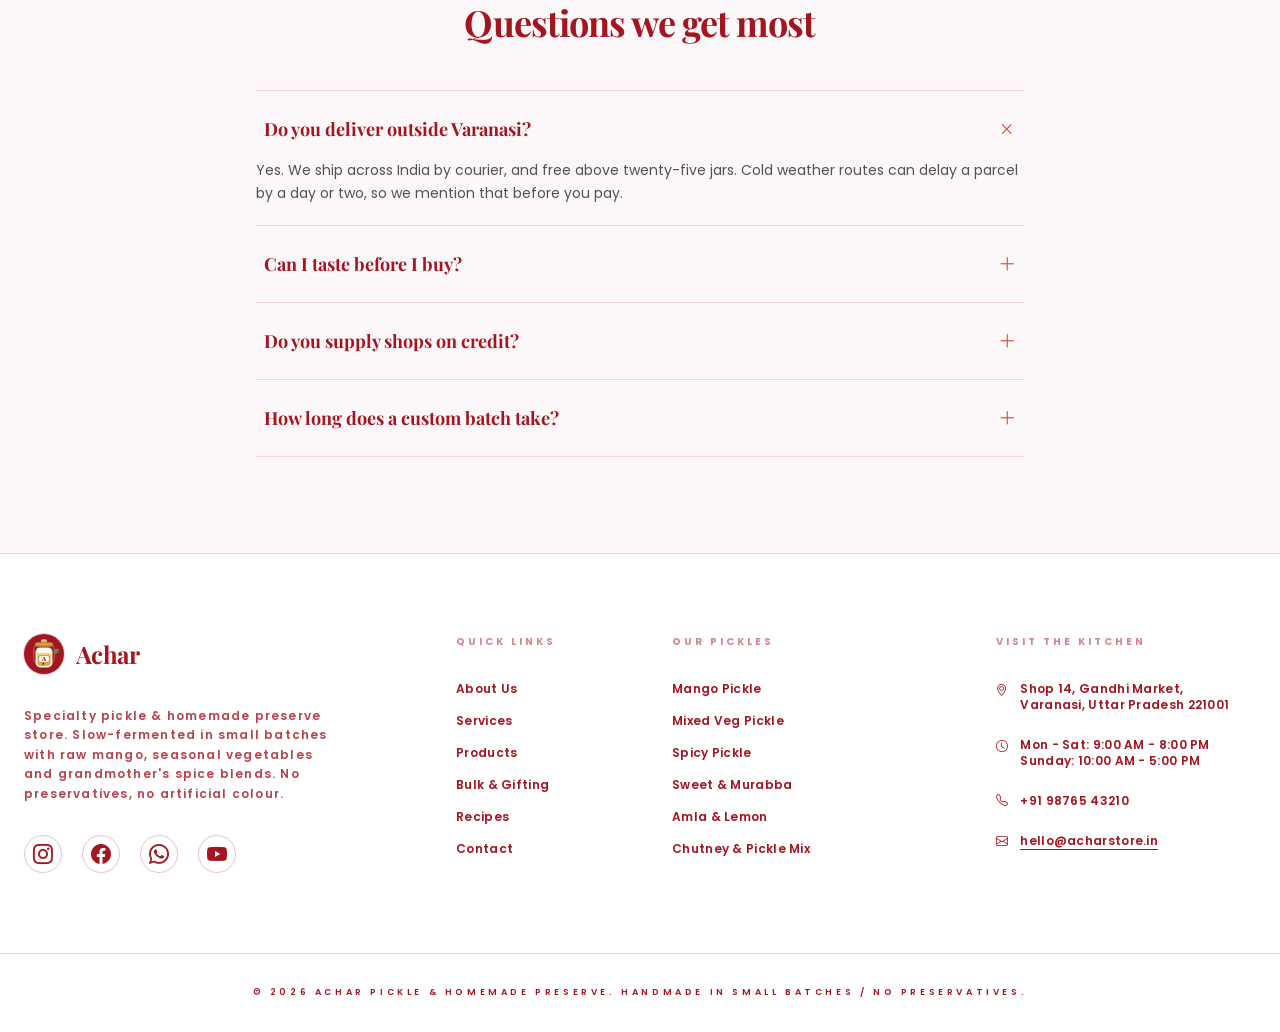
<file: contact.html>
<!DOCTYPE html>
<html lang="en">

<head>
  <meta charset="UTF-8">
  <meta name="viewport" content="width=device-width, initial-scale=1.0">
  <title>Contact | Achar &mdash; Specialty Pickle &amp; Homemade Preserve Store</title>
  <meta name="description"
    content="Visit our Gandhi Market shop in Varanasi or send an enquiry. Bulk orders, gifting and custom labelling answered within one working day.">
  <link rel="icon" href="images/logo.svg">
  <script src="tailwind.js"></script>
  <script>
    tailwind.config = {
      darkMode: 'class',
      theme: {
        extend: {
          fontFamily: {
            sans: ['Poppins', 'ui-sans-serif', 'system-ui'],
            serif: ['Playfair Display', 'ui-serif', 'Georgia'],
          },
          colors: {
            brand: {
              DEFAULT: '#A31621',
              deep: '#7A1218',
              soft: '#D64530',
            },
          },
        },
      },
    }
  </script>
  <link rel="stylesheet" href="https://cdn.jsdelivr.net/npm/bootstrap-icons@1.11.3/font/bootstrap-icons.min.css">
  <link rel="stylesheet" href="navbar.css">
  <link rel="stylesheet" href="footer.css">
  <link rel="preconnect" href="https://fonts.googleapis.com">
  <link rel="preconnect" href="https://fonts.gstatic.com" crossorigin>
  <link
    href="https://fonts.googleapis.com/css2?family=Playfair+Display:ital,wght@0,400;0,500;0,600;0,700;0,800;1,400;1,700&family=Poppins:wght@300;400;500;600;700&display=swap"
    rel="stylesheet">
  <style>
    .rtl {
      direction: rtl;
    }

    [dir="rtl"] .title {
      margin-right: 20px !important;
    }

    :root {
      --home-bg: #ffffff;
      --text-color: #a31621;
    }

    [data-theme="dark"] {
      --home-bg: #000000;
      --text-color: #ffffff;
    }

    body {
      background-color: var(--home-bg) !important;
      color: var(--text-color);
      transition: background-color 0.4s ease, color 0.4s ease;
    }
  </style>
  <script>
    (function () {
      const t = localStorage.getItem('theme') || 'light';
      const html = document.documentElement;
      html.setAttribute('data-theme', t);
      html.classList.toggle('dark', t === 'dark');
    })();
  </script>
</head>

<body class="font-sans bg-white text-brand dark:bg-black dark:text-white">
  <div id="navbar"></div>

  <main>
    <!-- ============ 1. HERO (full-bleed bg image) ============ -->
    <section class="relative isolate flex min-h-[320px] items-center overflow-hidden bg-brand-deep sm:min-h-[360px] lg:min-h-[400px]">
      <img src="images/hero-achar-variety.jpg" alt="" aria-hidden="true" width="1920" height="1080"
        class="absolute inset-0 -z-20 h-full w-full object-cover" />
      <div class="absolute inset-0 -z-10 bg-gradient-to-b from-brand-deep/90 via-brand-deep/75 to-black/90"></div>

      <div class="mx-auto w-full max-w-4xl px-5 pt-28 pb-14 text-center sm:px-6 sm:pt-32 sm:pb-16 lg:pt-40 lg:pb-20">
        <span class="inline-flex items-center gap-2 rounded-full border border-white/25 bg-white/10 px-5 py-2.5 font-sans text-[10px] font-bold uppercase tracking-[0.24em] text-amber-200 backdrop-blur">
          <i class="bi bi-geo-alt"></i> Gandhi Market &middot; Varanasi
        </span>

        <h1 class="mt-5 font-serif text-3xl font-bold leading-[1.05] tracking-tight text-white sm:text-4xl lg:text-5xl">
          Come to the shop,<br /><span class="italic text-amber-300">or just call</span>
        </h1>

        <p class="mx-auto mt-5 max-w-2xl text-sm leading-relaxed text-white/85 sm:text-base">
          The shop is on Gandhi Market lane, two doors past the sweet shop. Walk in, taste
          three jars, and we will tell you honestly which one is the best.
        </p>

        <div class="mt-7 flex flex-wrap justify-center gap-3 sm:gap-4">
          <a href="#enquiry"
            class="inline-flex items-center gap-2 rounded-full bg-white px-7 py-4 font-sans text-xs font-bold uppercase tracking-[0.14em] text-brand-deep transition hover:-translate-y-0.5 hover:bg-amber-300">
            Send an enquiry <i class="bi bi-arrow-down"></i>
          </a>
          <a href="https://wa.me/919876543210" target="_blank" rel="noopener"
            class="inline-flex items-center gap-2 rounded-full border border-white/40 px-7 py-4 font-sans text-xs font-bold uppercase tracking-[0.14em] text-white transition hover:bg-white/10">
            <i class="bi bi-whatsapp"></i> WhatsApp us
          </a>
        </div>
      </div>
    </section>

    <!-- ============ 2. CONTACT DETAILS ============ -->
    <section class="border-y border-brand/15 bg-brand/[0.03] py-16 sm:py-20 lg:py-24 dark:border-white/10 dark:bg-white/[0.02]">
      <div class="mx-auto max-w-7xl px-5 sm:px-6 lg:px-8">
        <div class="mx-auto max-w-2xl text-center">
          <span class="font-sans text-[11px] font-semibold uppercase tracking-[0.22em] text-brand-soft dark:text-red-300">Reach us</span>
          <h2 class="mt-4 font-serif text-3xl font-bold leading-tight tracking-tight sm:text-4xl dark:text-white">
            Four ways to find us
          </h2>
        </div>

        <div class="mt-12 grid gap-6 sm:grid-cols-2 lg:grid-cols-4">
          <div class="group rounded-2xl border border-brand/15 bg-white p-6 transition duration-300 hover:-translate-y-1.5 hover:border-brand-soft hover:shadow-2xl hover:shadow-brand/10 dark:border-white/10 dark:bg-neutral-900">
            <i class="bi bi-geo-alt text-2xl text-brand-soft transition duration-300 group-hover:scale-125 group-hover:text-brand dark:text-red-300 dark:group-hover:text-red-400"></i>
            <h3 class="mt-4 font-serif text-lg font-bold dark:text-white">The shop</h3>
            <p class="mt-2 text-sm leading-relaxed text-neutral-600 dark:text-neutral-400">
              <span class="font-sans tabular-nums font-semibold">14</span> Gandhi Market Lane,<br />Varanasi <span class="font-sans tabular-nums font-semibold">221001</span>,<br />Uttar Pradesh
            </p>
          </div>
          <div class="group rounded-2xl border border-brand/15 bg-white p-6 transition duration-300 hover:-translate-y-1.5 hover:border-brand-soft hover:shadow-2xl hover:shadow-brand/10 dark:border-white/10 dark:bg-neutral-900">
            <i class="bi bi-telephone text-2xl text-brand-soft transition duration-300 group-hover:scale-125 group-hover:text-brand dark:text-red-300 dark:group-hover:text-red-400"></i>
            <h3 class="mt-4 font-serif text-lg font-bold dark:text-white">Phone</h3>
            <p class="mt-2 text-sm leading-relaxed text-neutral-600 dark:text-neutral-400">
              <a href="tel:+919876543210" class="font-sans tabular-nums font-medium transition hover:text-brand-soft dark:hover:text-red-300">+91 98765 43210</a><br />
              <a href="tel:+915422221234" class="font-sans tabular-nums font-medium transition hover:text-brand-soft dark:hover:text-red-300">+91 54222 21234</a>
            </p>
          </div>
          <div class="group rounded-2xl border border-brand/15 bg-white p-6 transition duration-300 hover:-translate-y-1.5 hover:border-brand-soft hover:shadow-2xl hover:shadow-brand/10 dark:border-white/10 dark:bg-neutral-900">
            <i class="bi bi-envelope text-2xl text-brand-soft transition duration-300 group-hover:scale-125 group-hover:text-brand dark:text-red-300 dark:group-hover:text-red-400"></i>
            <h3 class="mt-4 font-serif text-lg font-bold dark:text-white">Email</h3>
            <p class="mt-2 text-sm leading-relaxed text-neutral-600 dark:text-neutral-400">
              <a href="mailto:hello@achar-store.in" class="transition hover:text-brand-soft dark:hover:text-red-300">hello@achar-store.in</a><br />
              bulk@achar-store.in
            </p>
          </div>
          <div class="group rounded-2xl border border-brand/15 bg-white p-6 transition duration-300 hover:-translate-y-1.5 hover:border-brand-soft hover:shadow-2xl hover:shadow-brand/10 dark:border-white/10 dark:bg-neutral-900">
            <i class="bi bi-clock text-2xl text-brand-soft transition duration-300 group-hover:scale-125 group-hover:text-brand dark:text-red-300 dark:group-hover:text-red-400"></i>
            <h3 class="mt-4 font-serif text-lg font-bold dark:text-white">Open</h3>
            <p class="mt-2 text-sm leading-relaxed text-neutral-600 dark:text-neutral-400 font-sans tabular-nums font-medium">
              Mon &ndash; Sat: 09:00 &ndash; 20:30<br />Sunday: 10:00 &ndash; 14:00
            </p>
          </div>
        </div>
      </div>
    </section>

    <!-- ============ 3. ENQUIRY FORM ============ -->
    <section class="scroll-mt-28 bg-white py-16 sm:py-20 lg:py-28 dark:bg-black" id="enquiry">
      <div class="mx-auto max-w-7xl px-5 sm:px-6 lg:px-8">
        <div class="grid items-start gap-12 lg:grid-cols-12 lg:gap-16">
          <div class="lg:col-span-5">
            <span class="font-sans text-[11px] font-semibold uppercase tracking-[0.22em] text-brand-soft dark:text-red-300">Write to us</span>
            <h2 class="mt-4 font-serif text-3xl font-bold leading-tight tracking-tight sm:text-4xl dark:text-white">
              One message, one reply
            </h2>
            <p class="mt-4 text-base leading-relaxed text-neutral-700 dark:text-neutral-300">
              Whether it is a single jar or five hundred, we reply to every message
              within one working day. For urgent orders please call instead.
            </p>

            <div class="group mt-9 rounded-2xl border border-brand/15 bg-brand/[0.03] p-6 transition duration-300 hover:-translate-y-1 hover:border-brand-soft hover:shadow-xl hover:shadow-brand/10 dark:border-white/10 dark:bg-white/[0.02]">
              <h3 class="font-serif text-lg font-bold dark:text-white">What to mention</h3>
              <ul class="mt-4 space-y-3 text-sm text-neutral-700 dark:text-neutral-300">
                <li class="flex gap-3 rounded-lg px-2 py-1 transition duration-200 hover:translate-x-1 hover:text-brand dark:hover:text-red-300"><i class="bi bi-check2 mt-0.5 text-brand-soft dark:text-red-300"></i>Quantity and date needed</li>
                <li class="flex gap-3 rounded-lg px-2 py-1 transition duration-200 hover:translate-x-1 hover:text-brand dark:hover:text-red-300"><i class="bi bi-check2 mt-0.5 text-brand-soft dark:text-red-300"></i>Preferred varieties or spice level</li>
                <li class="flex gap-3 rounded-lg px-2 py-1 transition duration-200 hover:translate-x-1 hover:text-brand dark:hover:text-red-300"><i class="bi bi-check2 mt-0.5 text-brand-soft dark:text-red-300"></i>Whether you need custom labels</li>
                <li class="flex gap-3 rounded-lg px-2 py-1 transition duration-200 hover:translate-x-1 hover:text-brand dark:hover:text-red-300"><i class="bi bi-check2 mt-0.5 text-brand-soft dark:text-red-300"></i>Delivery city or pickup</li>
              </ul>
            </div>
          </div>

          <div class="lg:col-span-7">
            <form id="contactForm" novalidate
              class="rounded-3xl border border-brand/15 bg-white p-7 shadow-2xl shadow-brand/5 sm:p-10 dark:border-white/10 dark:bg-neutral-900">
              <div class="grid gap-5 sm:grid-cols-2">
                <div>
                  <label for="cName" class="block font-sans text-[11px] font-bold uppercase tracking-[0.16em]">Name</label>
                  <input id="cName" name="name" type="text" placeholder="Your name"
                    class="mt-2 w-full rounded-xl border border-brand/20 bg-white px-4 py-3 text-sm outline-none transition focus:border-brand-soft dark:border-white/15 dark:bg-neutral-950 dark:text-white" required />
                </div>
                <div>
                  <label for="cPhone" class="block font-sans text-[11px] font-bold uppercase tracking-[0.16em]">Phone</label>
                  <input id="cPhone" name="phone" type="tel" placeholder="+91 98765 43210"
                    class="mt-2 w-full rounded-xl border border-brand/20 bg-white px-4 py-3 text-sm outline-none transition focus:border-brand-soft dark:border-white/15 dark:bg-neutral-950 dark:text-white" required />
                </div>
                <div class="sm:col-span-2">
                  <label for="cEmail" class="block font-sans text-[11px] font-bold uppercase tracking-[0.16em]">Email</label>
                  <input id="cEmail" name="email" type="email" placeholder="you@example.com"
                    class="mt-2 w-full rounded-xl border border-brand/20 bg-white px-4 py-3 text-sm outline-none transition focus:border-brand-soft dark:border-white/15 dark:bg-neutral-950 dark:text-white" />
                </div>
                <div>
                  <label for="cTopic" class="block font-sans text-[11px] font-bold uppercase tracking-[0.16em]">Topic</label>
                  <select id="cTopic" name="topic"
                    class="mt-2 w-full rounded-xl border border-brand/20 bg-white px-4 py-3 text-sm outline-none transition focus:border-brand-soft dark:border-white/15 dark:bg-neutral-950 dark:text-white">
                    <option>General enquiry</option>
                    <option>Bulk &amp; wholesale</option>
                    <option>Gifting &amp; hampers</option>
                    <option>Custom labelling</option>
                    <option>Wholesale for shops</option>
                    <option>Pickle Club subscription</option>
                    <option>Something else</option>
                  </select>
                </div>
                <div>
                  <label for="cQty" class="block font-sans text-[11px] font-bold uppercase tracking-[0.16em]">Rough quantity</label>
                  <input id="cQty" name="qty" type="text" placeholder="1 jar, 25 jars, 500 jars"
                    class="mt-2 w-full rounded-xl border border-brand/20 bg-white px-4 py-3 text-sm outline-none transition focus:border-brand-soft dark:border-white/15 dark:bg-neutral-950 dark:text-white" />
                </div>
                <div class="sm:col-span-2">
                  <label for="cMsg" class="block font-sans text-[11px] font-bold uppercase tracking-[0.16em]">Message</label>
                  <textarea id="cMsg" name="message" rows="5" placeholder="Tell us what you need and when"
                    class="mt-2 w-full rounded-xl border border-brand/20 bg-white px-4 py-3 text-sm outline-none transition focus:border-brand-soft dark:border-white/15 dark:bg-neutral-950 dark:text-white"></textarea>
                </div>
              </div>

              <button type="submit"
                class="mt-7 inline-flex w-full items-center justify-center gap-2 rounded-full bg-brand px-8 py-4 font-sans text-xs font-bold uppercase tracking-[0.14em] text-white transition hover:bg-brand-soft">
                Send message <i class="bi bi-send"></i>
              </button>
              <p id="contactNote" class="mt-4 hidden font-sans text-sm font-medium text-brand-soft dark:text-red-300">
                Thank you. Your message has reached the counter and we will reply within one working day.
              </p>
            </form>
          </div>
        </div>
      </div>
    </section>

    <!-- ============ 4. DIRECTIONS ============ -->
    <section class="border-y border-brand/15 bg-brand/[0.03] py-16 sm:py-20 lg:py-24 dark:border-white/10 dark:bg-white/[0.02]">
      <div class="mx-auto max-w-7xl px-5 sm:px-6 lg:px-8">
        <div class="grid items-center gap-12 lg:grid-cols-12 lg:gap-16">
          <div class="lg:col-span-5">
            <span class="font-sans text-[11px] font-semibold uppercase tracking-[0.22em] text-brand-soft dark:text-red-300">Finding us</span>
            <h2 class="mt-4 font-serif text-3xl font-bold leading-tight tracking-tight sm:text-4xl dark:text-white">
              Directions from the ghats
            </h2>
            <p class="mt-4 text-base leading-relaxed text-neutral-700 dark:text-neutral-300">
              Five minutes from Dashashwamedh Ghat, with rickshaws available from the
              main road. Buses stop at Gandhi Nagar crossing.
            </p>

            <ol class="mt-9 space-y-5">
              <li class="group flex gap-5">
                <span class="flex h-9 w-9 flex-none items-center justify-center rounded-full bg-brand font-sans text-xs font-bold tabular-nums text-white transition duration-300 group-hover:scale-110 group-hover:bg-brand-soft group-hover:shadow-lg group-hover:shadow-brand/30">1</span>
                <p class="pt-1.5 text-sm leading-relaxed text-neutral-700 dark:text-neutral-300">
                  From Dashashwamedh Ghat, walk south on the main lane towards the mosque.
                </p>
              </li>
              <li class="group flex gap-5">
                <span class="flex h-9 w-9 flex-none items-center justify-center rounded-full bg-brand font-sans text-xs font-bold tabular-nums text-white transition duration-300 group-hover:scale-110 group-hover:bg-brand-soft group-hover:shadow-lg group-hover:shadow-brand/30">2</span>
                <p class="pt-1.5 text-sm leading-relaxed text-neutral-700 dark:text-neutral-300">
                  Turn into Gandhi Market at the cloth shop with the blue awning.
                </p>
              </li>
              <li class="group flex gap-5">
                <span class="flex h-9 w-9 flex-none items-center justify-center rounded-full bg-brand font-sans text-xs font-bold tabular-nums text-white transition duration-300 group-hover:scale-110 group-hover:bg-brand-soft group-hover:shadow-lg group-hover:shadow-brand/30">3</span>
                <p class="pt-1.5 text-sm leading-relaxed text-neutral-700 dark:text-neutral-300">
                  Second lane on the right, past the sweet shop. The red board reads Achar.
                </p>
              </li>
            </ol>

            <a href="https://www.google.com/maps/search/?api=1&query=Gandhi+Market+Varanasi+221001" target="_blank" rel="noopener"
              class="mt-9 inline-flex items-center gap-2 rounded-full bg-brand px-7 py-4 font-sans text-xs font-bold uppercase tracking-[0.14em] text-white transition hover:-translate-y-0.5 hover:bg-brand-soft shadow-md">
              <i class="bi bi-map"></i> Open in Google Maps
            </a>
          </div>

          <div class="lg:col-span-7">
            <!-- Interactive Map Container -->
            <div class="relative overflow-hidden rounded-3xl border border-brand/15 bg-neutral-100 shadow-xl dark:border-white/10 dark:bg-neutral-900">
              <iframe
                title="Achar Shop Location Map"
                src="https://www.google.com/maps/embed?pb=!1m18!1m12!1m3!1d14427.324838570222!2d83.0031853871582!3d25.307775900000003!2m3!1f0!2f0!3f0!3m2!1i1024!2i768!4f13.1!3m3!1m2!1s0x398e2e22c95b6c0b%3A0xb368df6d338a5b2!2sDashashwamedh%20Ghat%2C%20Varanasi%2C%20Uttar%20Pradesh%20221001!5e0!3m2!1sen!2sin!4v1700000000000!5m2!1sen!2sin"
                width="100%"
                height="380"
                style="border:0;"
                allowfullscreen=""
                loading="lazy"
                referrerpolicy="no-referrer-when-downgrade"
                class="w-full h-[360px] sm:h-[400px] border-0">
              </iframe>
              <!-- Location card bar under map -->
              <div class="border-t border-brand/10 bg-white p-5 dark:border-white/10 dark:bg-neutral-900 flex flex-col sm:flex-row sm:items-center sm:justify-between gap-4">
                <div class="flex items-center gap-3">
                  <div class="flex h-10 w-10 flex-none items-center justify-center rounded-2xl bg-brand text-white shadow-sm">
                    <i class="bi bi-geo-alt-fill text-lg"></i>
                  </div>
                  <div>
                    <h4 class="font-serif text-base font-bold text-neutral-900 dark:text-white">Achar Tasting Shop</h4>
                    <p class="font-sans text-xs text-neutral-600 dark:text-neutral-400 tabular-nums">14 Gandhi Market Lane, Varanasi 221001</p>
                  </div>
                </div>
                <a href="https://maps.google.com/?q=Gandhi+Market+Varanasi+221001" target="_blank" rel="noopener"
                  class="inline-flex items-center justify-center gap-2 rounded-full bg-brand/10 px-5 py-2.5 font-sans text-xs font-bold text-brand transition hover:bg-brand hover:text-white dark:bg-white/10 dark:text-amber-300 dark:hover:bg-amber-400 dark:hover:text-black">
                  <i class="bi bi-cursor-fill"></i> Get Directions
                </a>
              </div>
            </div>
          </div>
        </div>
      </div>
    </section>

    <!-- ============ 5. RESPONSE PROMISE ============ -->
    <section class="bg-white py-16 sm:py-20 lg:py-24 dark:bg-black">
      <div class="mx-auto max-w-7xl px-5 sm:px-6 lg:px-8">
        <div class="max-w-2xl">
          <span class="font-sans text-[11px] font-semibold uppercase tracking-[0.22em] text-brand-soft dark:text-red-300">What happens next</span>
          <h2 class="mt-4 font-serif text-3xl font-bold leading-tight tracking-tight sm:text-4xl dark:text-white">
            Our promise on replies
          </h2>
        </div>

        <div class="mt-12 grid gap-6 sm:grid-cols-2 lg:grid-cols-4">
          <div class="group rounded-2xl border border-brand/15 p-6 transition duration-300 hover:-translate-y-1.5 hover:border-brand-soft hover:shadow-2xl hover:shadow-brand/10 dark:border-white/10 dark:bg-neutral-900">
            <span class="font-sans text-xs font-bold uppercase tracking-wider tabular-nums text-brand-soft dark:text-red-300">Within 1 day</span>
            <h3 class="mt-2 font-serif text-lg font-bold dark:text-white">A reply</h3>
            <p class="mt-2 text-sm leading-relaxed text-neutral-600 dark:text-neutral-400">A written answer, even if we need a day to check a price.</p>
          </div>
          <div class="group rounded-2xl border border-brand/15 p-6 transition duration-300 hover:-translate-y-1.5 hover:border-brand-soft hover:shadow-2xl hover:shadow-brand/10 dark:border-white/10 dark:bg-neutral-900">
            <span class="font-sans text-xs font-bold uppercase tracking-wider tabular-nums text-brand-soft dark:text-red-300">Within 2 days</span>
            <h3 class="mt-2 font-serif text-lg font-bold dark:text-white">A quotation</h3>
            <p class="mt-2 text-sm leading-relaxed text-neutral-600 dark:text-neutral-400">Item-wise pricing with GST and freight shown separately.</p>
          </div>
          <div class="group rounded-2xl border border-brand/15 p-6 transition duration-300 hover:-translate-y-1.5 hover:border-brand-soft hover:shadow-2xl hover:shadow-brand/10 dark:border-white/10 dark:bg-neutral-900">
            <span class="font-sans text-xs font-bold uppercase tracking-wider tabular-nums text-brand-soft dark:text-red-300">Within 3 days</span>
            <h3 class="mt-2 font-serif text-lg font-bold dark:text-white">A sample</h3>
            <p class="mt-2 text-sm leading-relaxed text-neutral-600 dark:text-neutral-400">For orders above fifty jars we send tasting jars at our cost.</p>
          </div>
          <div class="group rounded-2xl border border-brand/15 p-6 transition duration-300 hover:-translate-y-1.5 hover:border-brand-soft hover:shadow-2xl hover:shadow-brand/10 dark:border-white/10 dark:bg-neutral-900">
            <span class="font-sans text-xs font-bold uppercase tracking-wider tabular-nums text-brand-soft dark:text-red-300">Every season</span>
            <h3 class="mt-2 font-serif text-lg font-bold dark:text-white">A reminder</h3>
            <p class="mt-2 text-sm leading-relaxed text-neutral-600 dark:text-neutral-400">We message you before the mango season so you can plan ahead.</p>
          </div>
        </div>
      </div>
    </section>

    <!-- ============ 6. MINI FAQ ============ -->
    <section class="border-t border-brand/15 bg-brand/[0.03] py-16 sm:py-20 lg:py-24 dark:border-white/10 dark:bg-white/[0.02]">
      <div class="mx-auto max-w-7xl px-5 sm:px-6 lg:px-8">
        <div class="mx-auto max-w-2xl text-center">
          <span class="font-sans text-[11px] font-semibold uppercase tracking-[0.22em] text-brand-soft dark:text-red-300">Before you write</span>
          <h2 class="mt-4 font-serif text-3xl font-bold leading-tight tracking-tight sm:text-4xl dark:text-white">
            Questions we get most
          </h2>
        </div>

        <div class="mx-auto mt-12 max-w-3xl divide-y divide-brand/15 border-y border-brand/15 dark:divide-white/10 dark:border-white/10">
          <details class="group py-5" open>
            <summary class="flex cursor-pointer list-none items-center justify-between gap-4 rounded-lg px-2 py-1 font-serif text-lg font-bold transition duration-200 hover:text-brand-soft hover:underline hover:decoration-brand-soft/40 hover:underline-offset-4 dark:text-white dark:hover:text-red-300">
              Do you deliver outside Varanasi?
              <i class="bi bi-plus-lg text-lg text-brand-soft transition group-open:rotate-45 dark:text-red-300"></i>
            </summary>
            <p class="mt-3 text-sm leading-relaxed text-neutral-600 dark:text-neutral-400">
              Yes. We ship across India by courier, and free above twenty-five jars. Cold
              weather routes can delay a parcel by a day or two, so we mention that before
              you pay.
            </p>
          </details>
          <details class="group py-5">
            <summary class="flex cursor-pointer list-none items-center justify-between gap-4 rounded-lg px-2 py-1 font-serif text-lg font-bold transition duration-200 hover:text-brand-soft hover:underline hover:decoration-brand-soft/40 hover:underline-offset-4 dark:text-white dark:hover:text-red-300">
              Can I taste before I buy?
              <i class="bi bi-plus-lg text-lg text-brand-soft transition group-open:rotate-45 dark:text-red-300"></i>
            </summary>
            <p class="mt-3 text-sm leading-relaxed text-neutral-600 dark:text-neutral-400">
              Please do. Three jars are always open at the counter, and we will tell you
              which one suits your palate instead of pushing the expensive one.
            </p>
          </details>
          <details class="group py-5">
            <summary class="flex cursor-pointer list-none items-center justify-between gap-4 rounded-lg px-2 py-1 font-serif text-lg font-bold transition duration-200 hover:text-brand-soft hover:underline hover:decoration-brand-soft/40 hover:underline-offset-4 dark:text-white dark:hover:text-red-300">
              Do you supply shops on credit?
              <i class="bi bi-plus-lg text-lg text-brand-soft transition group-open:rotate-45 dark:text-red-300"></i>
            </summary>
            <p class="mt-3 text-sm leading-relaxed text-neutral-600 dark:text-neutral-400">
              For local shops, yes, after three months of regular cash orders. For
              outstation stockists we work on advance payment only.
            </p>
          </details>
          <details class="group py-5">
            <summary class="flex cursor-pointer list-none items-center justify-between gap-4 rounded-lg px-2 py-1 font-serif text-lg font-bold transition duration-200 hover:text-brand-soft hover:underline hover:decoration-brand-soft/40 hover:underline-offset-4 dark:text-white dark:hover:text-red-300">
              How long does a custom batch take?
              <i class="bi bi-plus-lg text-lg text-brand-soft transition group-open:rotate-45 dark:text-red-300"></i>
            </summary>
            <p class="mt-3 text-sm leading-relaxed text-neutral-600 dark:text-neutral-400">
              Ten working days in ordinary season and eighteen during Diwali week. Label
              artwork needs two days before that, so send it early.
            </p>
          </details>
        </div>
      </div>
    </section>
  </main>

  <div id="footer"></div>

  <script src="navbar.js"></script>
  <script src="footer.js"></script>
  <script>
    // ================= CONTACT FORM (front-end only) =================
    (function () {
      const form = document.getElementById("contactForm");
      const note = document.getElementById("contactNote");
      if (!form) return;

      form.addEventListener("submit", (e) => {
        e.preventDefault();
        const name = form.querySelector("#cName");
        const phone = form.querySelector("#cPhone");

        const nameOk = (name.value || "").trim().length > 1;
        const phoneOk = /^[+\d][\d\s\-()]{7,}$/.test((phone.value || "").trim());

        [name, phone].forEach((el) => el.classList.remove("border-brand-soft"));
        if (!nameOk) name.classList.add("border-brand-soft");
        if (!phoneOk) phone.classList.add("border-brand-soft");
        if (!nameOk || !phoneOk) return;

        form.reset();
        note.classList.remove("hidden");
      });
    })();
  </script>
</body>

</html>
</file>
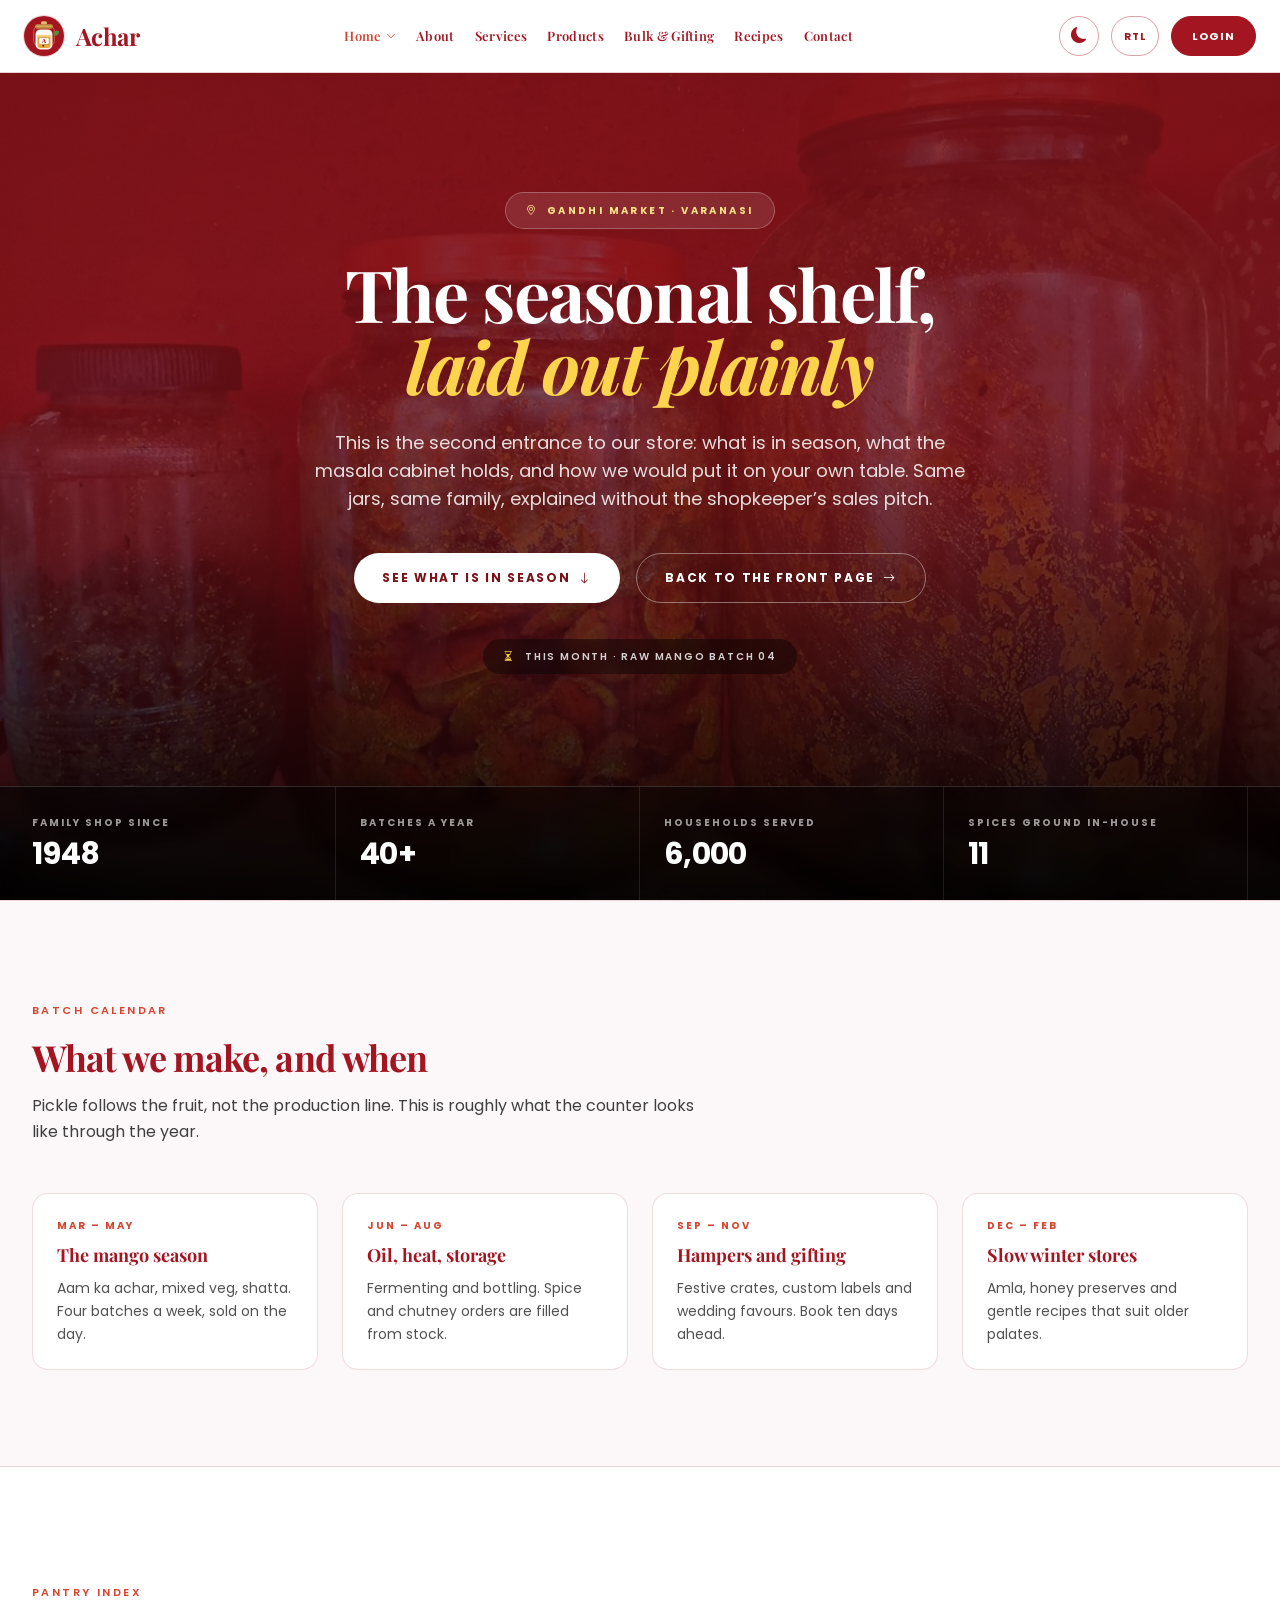
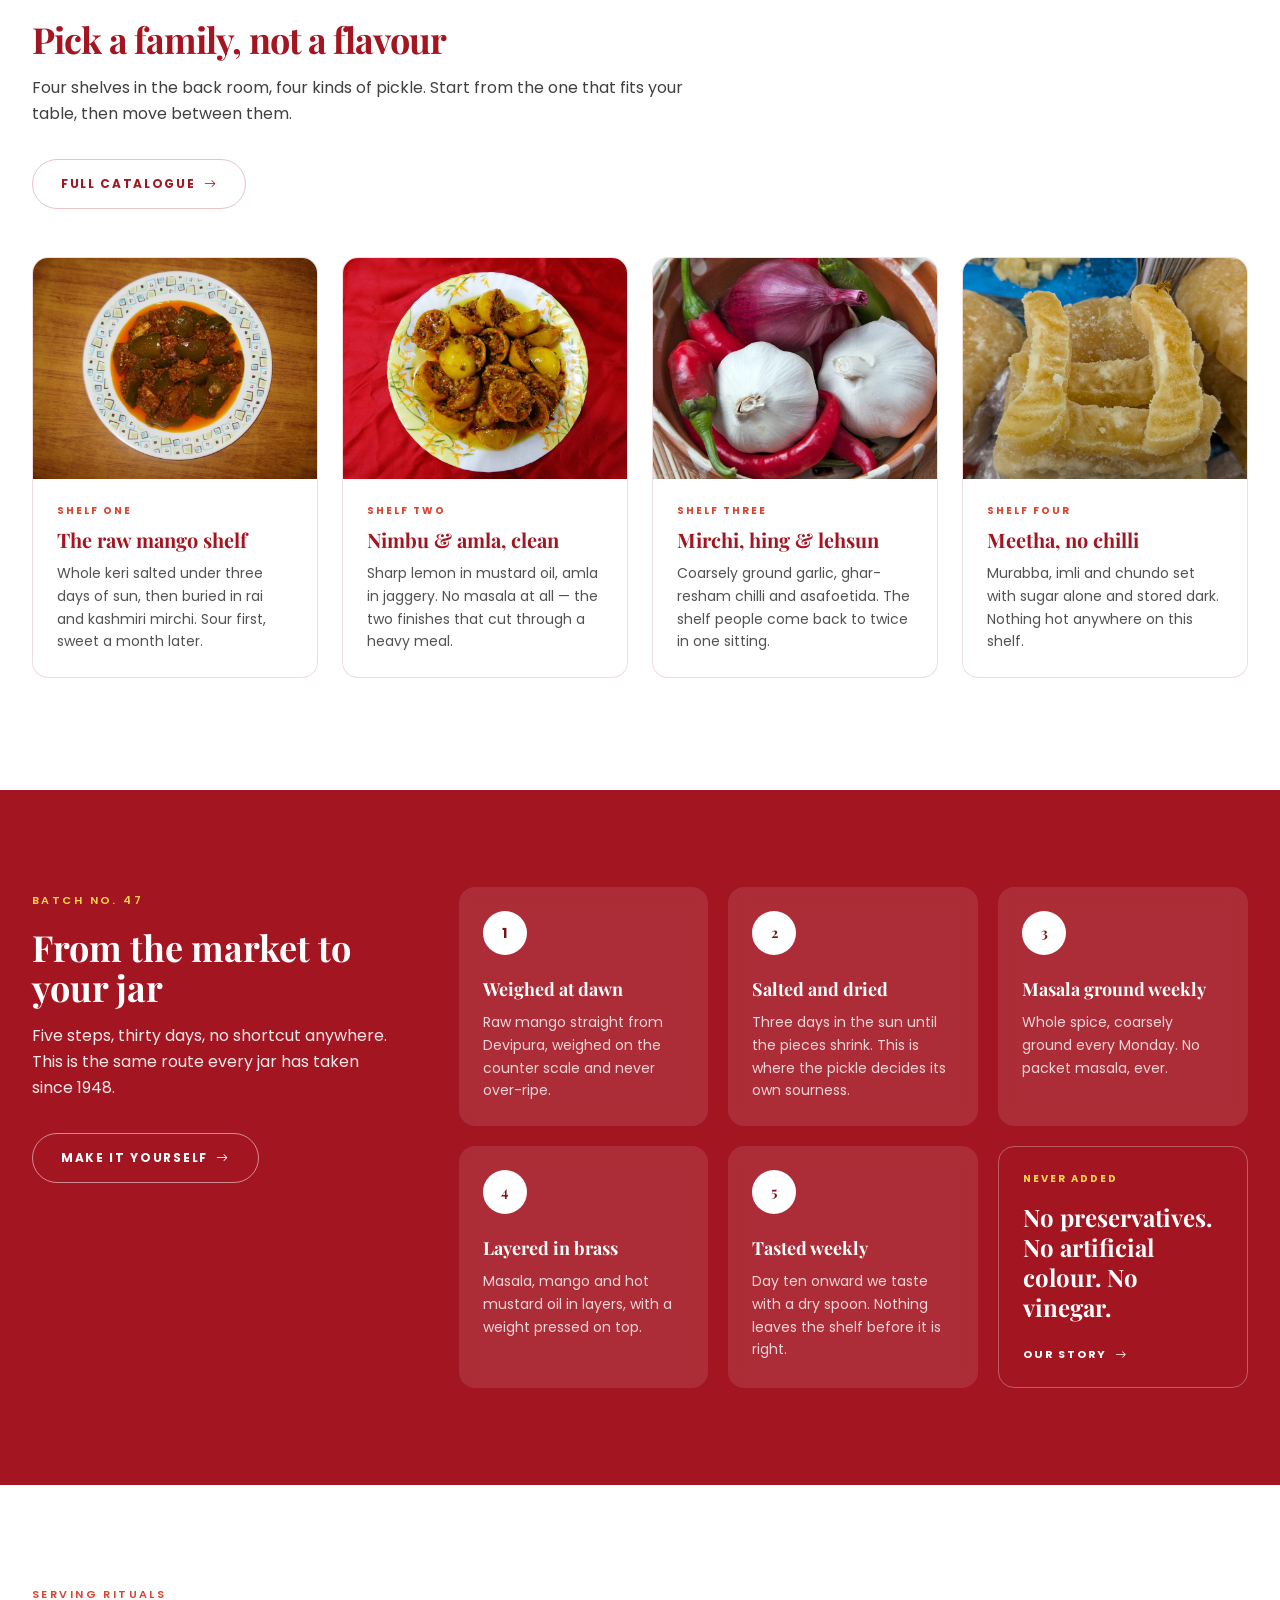
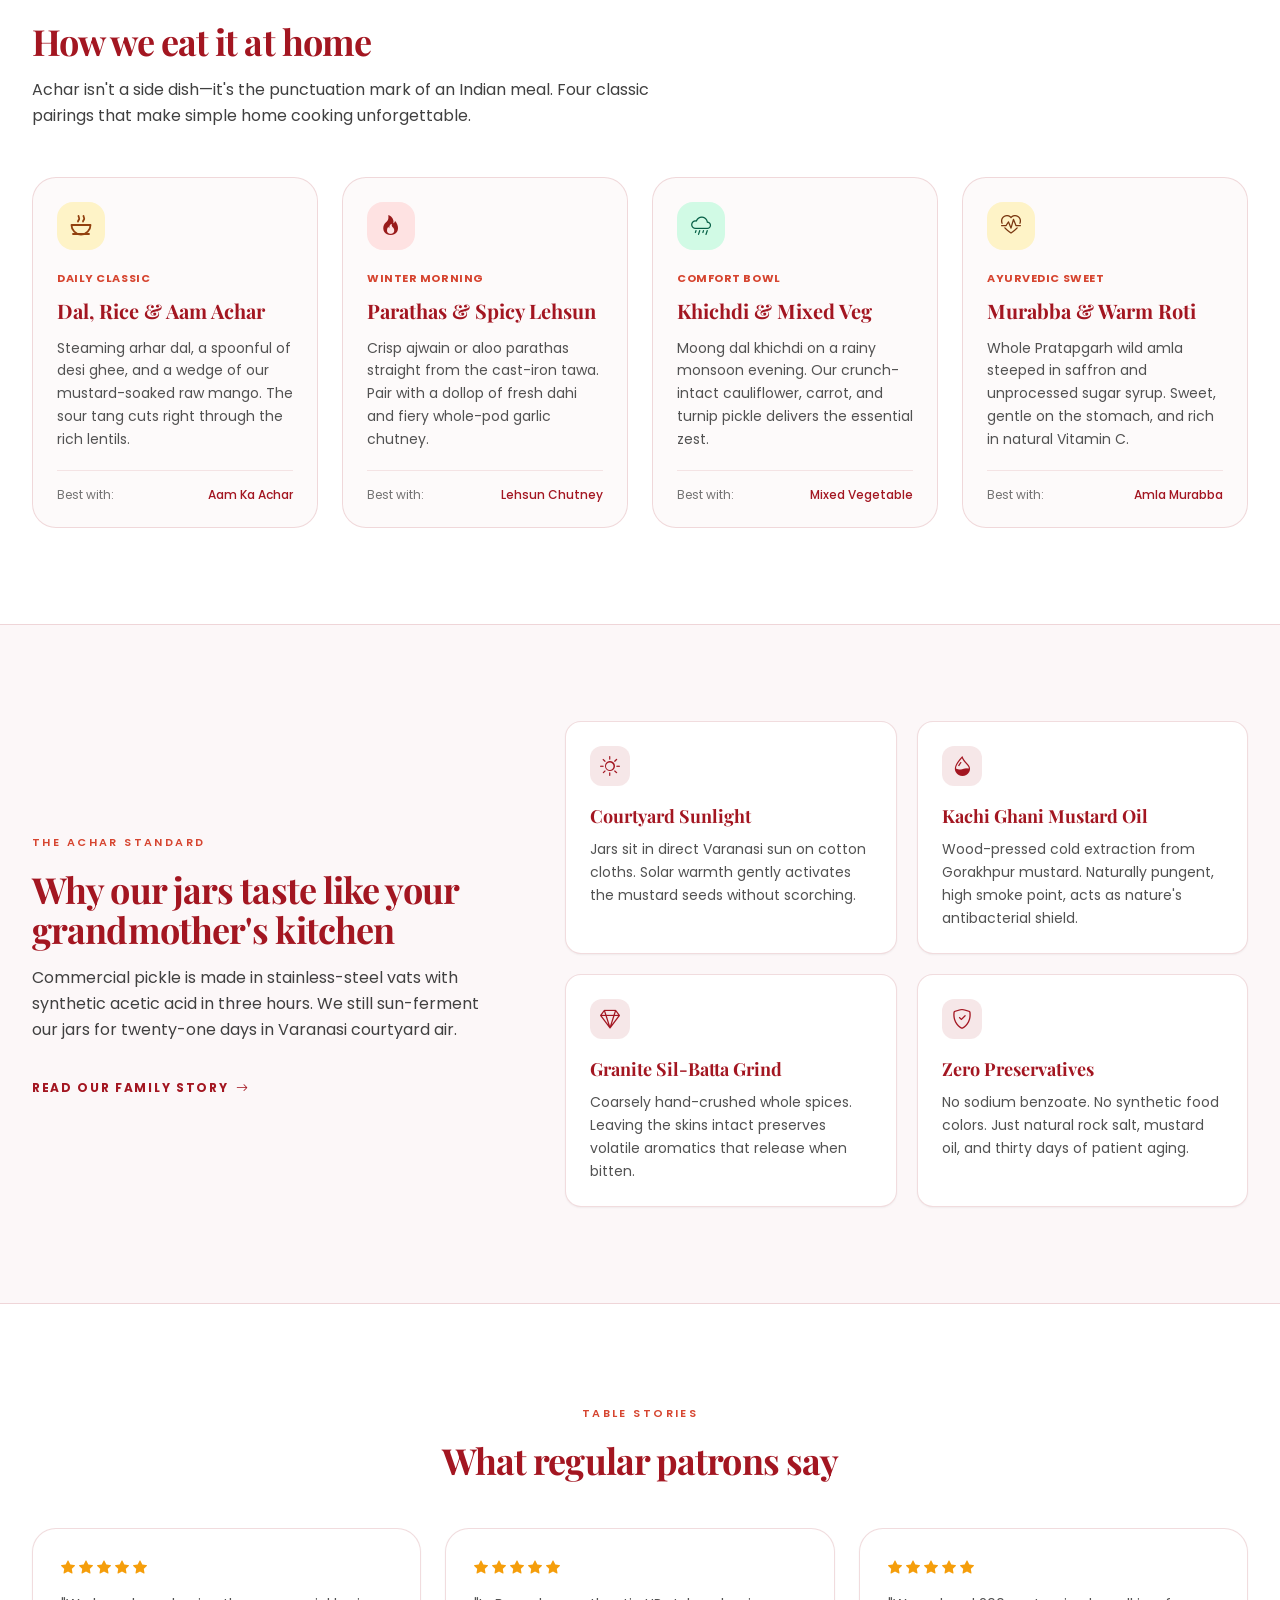
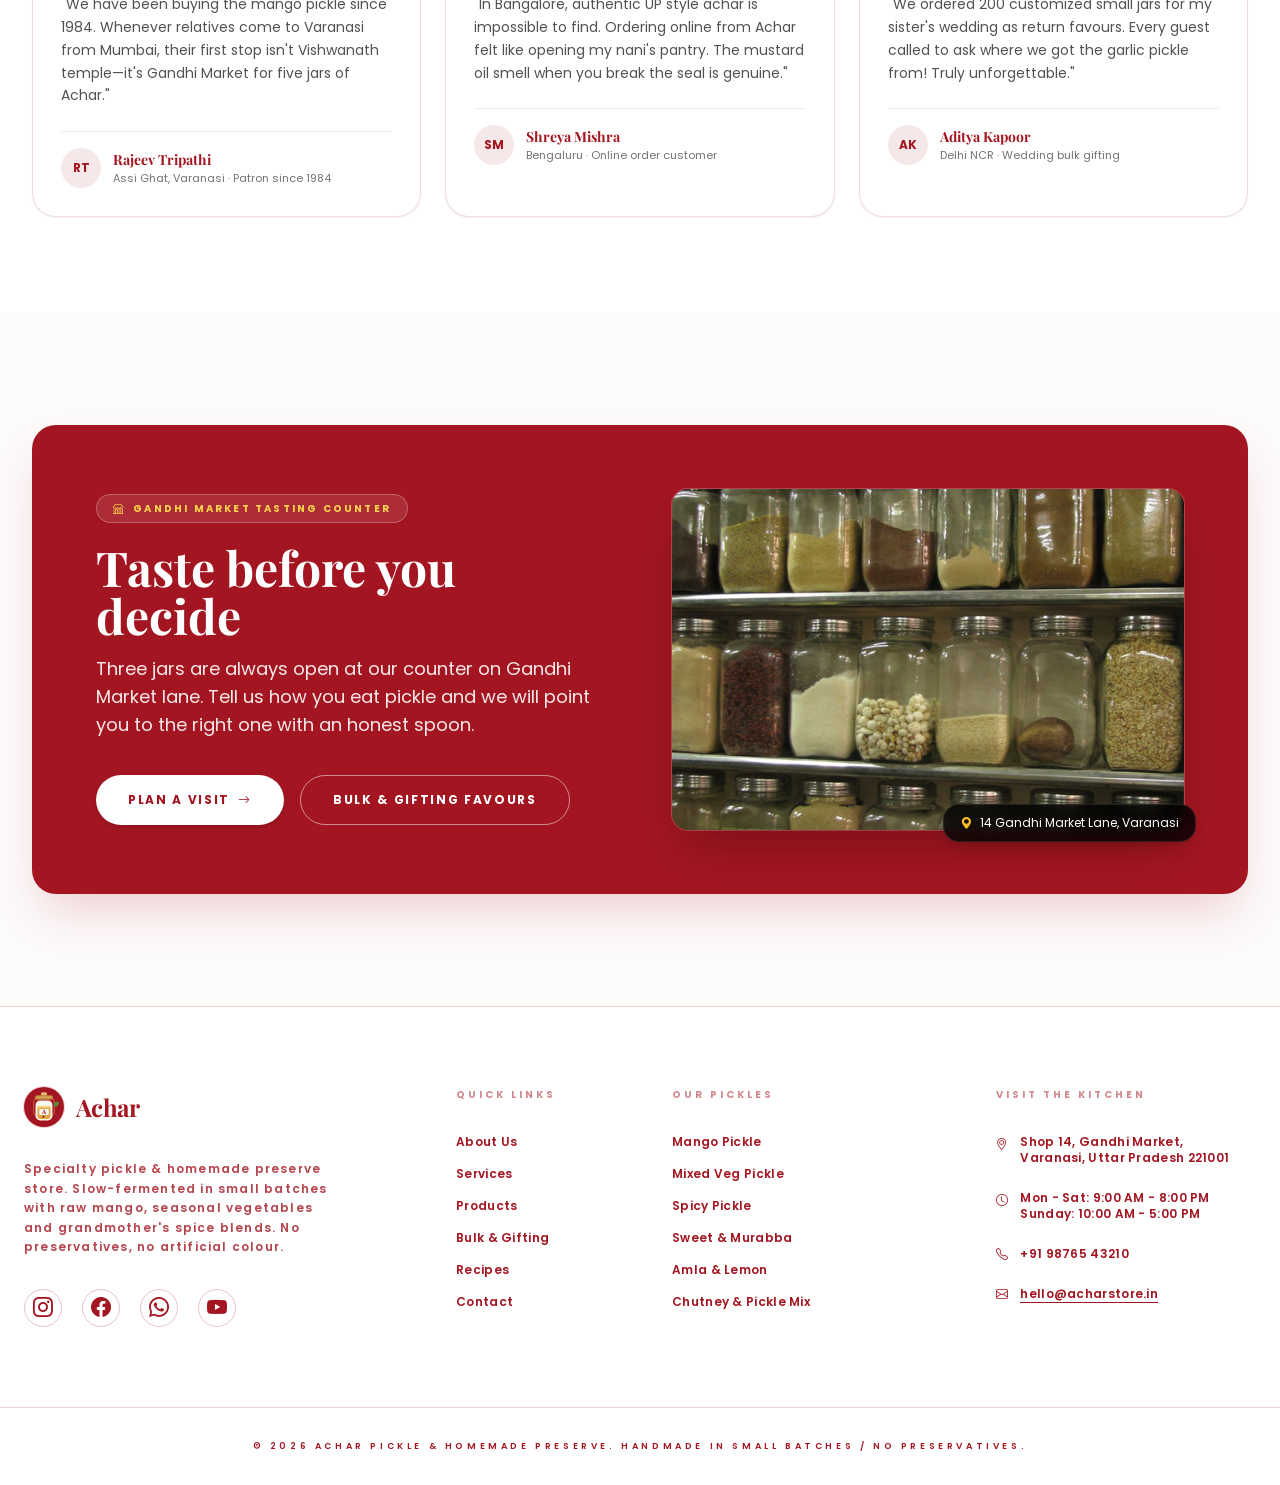
<file: home2.html>
<!DOCTYPE html>
<html lang="en">

<head>
  <meta charset="UTF-8">
  <meta name="viewport" content="width=device-width, initial-scale=1.0">
  <title>Home | Achar &mdash; Specialty Pickle &amp; Homemade Preserve Store</title>
  <meta name="description"
    content="Mango, mixed veg, spicy and sweet pickles, seasonal batches, pantry staples and serving ideas. Handmade in Varanasi since 1948.">
  <link rel="icon" href="images/logo.svg">
  <script src="tailwind.js"></script>
  <script>
    tailwind.config = {
      darkMode: 'class',
      theme: {
        extend: {
          fontFamily: {
            sans: ['Poppins', 'ui-sans-serif', 'system-ui'],
            serif: ['Playfair Display', 'ui-serif', 'Georgia'],
          },
          colors: {
            brand: {
              DEFAULT: '#A31621',
              deep: '#7A1218',
              soft: '#D64530',
            },
          },
        },
      },
    }
  </script>
  <link rel="stylesheet" href="https://cdn.jsdelivr.net/npm/bootstrap-icons@1.11.3/font/bootstrap-icons.min.css">
  <link rel="stylesheet" href="navbar.css">
  <link rel="stylesheet" href="footer.css">
  <link rel="preconnect" href="https://fonts.googleapis.com">
  <link rel="preconnect" href="https://fonts.gstatic.com" crossorigin>
  <link
    href="https://fonts.googleapis.com/css2?family=Playfair+Display:ital,wght@0,400;0,500;0,600;0,700;0,800;1,400;1,700&family=Poppins:wght@300;400;500;600;700&display=swap"
    rel="stylesheet">
  <style>
    .rtl {
      direction: rtl;
    }

    [dir="rtl"] .title {
      margin-right: 20px !important;
    }

    :root {
      --home-bg: #ffffff;
      --text-color: #a31621;
    }

    [data-theme="dark"] {
      --home-bg: #000000;
      --text-color: #ffffff;
    }

    body {
      background-color: var(--home-bg) !important;
      color: var(--text-color);
      transition: background-color 0.4s ease, color 0.4s ease;
    }
  </style>
  <script>
    (function () {
      const t = localStorage.getItem('theme') || 'light';
      const html = document.documentElement;
      html.setAttribute('data-theme', t);
      html.classList.toggle('dark', t === 'dark');
    })();
  </script>
</head>

<body class="font-sans bg-white text-brand dark:bg-black dark:text-white">
  <div id="navbar"></div>

  <main>
    <!-- ============ 1. HERO (full-bleed image banner) ============ -->
    <section class="relative isolate overflow-hidden bg-brand-deep">
      <img src="images/hero-pickles.jpg" alt="" aria-hidden="true" width="1200" height="900"
        class="absolute inset-0 -z-20 h-full w-full object-cover" />
      <div class="absolute inset-0 -z-10 bg-gradient-to-b from-brand-deep/90 via-brand-deep/75 to-black/90"></div>

      <div class="mx-auto max-w-4xl px-5 pb-20 pt-32 text-center sm:px-6 sm:pb-24 sm:pt-40 lg:pb-28 lg:pt-48">
        <span class="inline-flex items-center gap-2 rounded-full border border-white/25 bg-white/10 px-5 py-2.5 font-sans text-[10px] font-bold uppercase tracking-[0.24em] text-amber-200 backdrop-blur">
          <i class="bi bi-geo-alt"></i> Gandhi Market &middot; Varanasi
        </span>

        <h1 class="mt-7 font-serif text-4xl font-bold leading-[1.04] tracking-tight text-white sm:text-5xl lg:text-7xl">
          The seasonal shelf,<br />
          <span class="italic text-amber-300">laid out plainly</span>
        </h1>

        <p class="mx-auto mt-7 max-w-2xl text-base leading-relaxed text-white/85 sm:text-lg">
          This is the second entrance to our store: what is in season, what the masala
          cabinet holds, and how we would put it on your own table. Same jars, same
          family, explained without the shopkeeper&rsquo;s sales pitch.
        </p>

        <div class="mt-10 flex flex-wrap justify-center gap-3 sm:gap-4">
          <a href="#pantry"
            class="inline-flex items-center gap-2 rounded-full bg-white px-7 py-4 font-sans text-xs font-bold uppercase tracking-[0.14em] text-brand-deep transition hover:-translate-y-0.5 hover:bg-amber-300">
            See what is in season <i class="bi bi-arrow-down"></i>
          </a>
          <a href="index.html"
            class="inline-flex items-center gap-2 rounded-full border border-white/40 px-7 py-4 font-sans text-xs font-bold uppercase tracking-[0.14em] text-white transition hover:bg-white/10">
            Back to the front page <i class="bi bi-arrow-right"></i>
          </a>
        </div>

        <p class="mt-9 inline-flex items-center gap-2.5 rounded-full bg-black/40 px-5 py-2.5 font-sans text-[10px] font-semibold uppercase tracking-[0.18em] text-white/80 backdrop-blur">
          <i class="bi bi-hourglass-split text-amber-300"></i>
          This month &middot; Raw mango batch 04
        </p>
      </div>

      <div class="relative border-t border-white/15 bg-black/45 backdrop-blur">
        <dl class="mx-auto grid max-w-7xl grid-cols-2 px-5 sm:px-6 lg:grid-cols-4 lg:px-8">
          <div class="border-e border-white/10 py-7 pe-6">
            <dt class="font-sans text-[10px] font-bold uppercase tracking-[0.2em] text-white/60">Family shop since</dt>
            <dd class="mt-1.5 font-sans text-2xl font-bold tracking-tight text-white lg:text-3xl tabular-nums">1948</dd>
          </div>
          <div class="py-7 pe-6 lg:border-e lg:border-white/10 lg:ps-6">
            <dt class="font-sans text-[10px] font-bold uppercase tracking-[0.2em] text-white/60">Batches a year</dt>
            <dd class="mt-1.5 font-sans text-2xl font-bold tracking-tight text-white lg:text-3xl tabular-nums">40+</dd>
          </div>
          <div class="border-e border-white/10 py-7 pe-6 lg:ps-6">
            <dt class="font-sans text-[10px] font-bold uppercase tracking-[0.2em] text-white/60">Households served</dt>
            <dd class="mt-1.5 font-sans text-2xl font-bold tracking-tight text-white lg:text-3xl tabular-nums">6,000</dd>
          </div>
          <div class="py-7 lg:border-e lg:border-white/10 lg:ps-6">
            <dt class="font-sans text-[10px] font-bold uppercase tracking-[0.2em] text-white/60">Spices ground in-house</dt>
            <dd class="mt-1.5 font-sans text-2xl font-bold tracking-tight text-white lg:text-3xl tabular-nums">11</dd>
          </div>
        </dl>
      </div>
    </section>

    <!-- ============ 2. SEASONAL CALENDAR ============ -->
    <section class="border-y border-brand/15 bg-brand/[0.03] py-16 sm:py-20 lg:py-24 dark:border-white/10 dark:bg-white/[0.02]" id="pantry">
      <div class="mx-auto max-w-7xl px-5 sm:px-6 lg:px-8">
        <div class="max-w-2xl">
          <span class="font-sans text-[11px] font-semibold uppercase tracking-[0.22em] text-brand-soft dark:text-red-300">Batch calendar</span>
          <h2 class="mt-4 font-serif text-3xl font-bold leading-tight tracking-tight sm:text-4xl dark:text-white">
            What we make, and when
          </h2>
          <p class="mt-4 text-base leading-relaxed text-neutral-700 dark:text-neutral-300">
            Pickle follows the fruit, not the production line. This is roughly what the
            counter looks like through the year.
          </p>
        </div>

        <div class="mt-12 grid gap-6 sm:grid-cols-2 lg:grid-cols-4">
          <article class="group rounded-2xl border border-brand/15 bg-white p-6 transition duration-300 hover:-translate-y-1.5 hover:border-brand-soft hover:shadow-2xl hover:shadow-brand/10 dark:border-white/10 dark:bg-neutral-900">
            <p class="font-sans text-[10px] font-bold uppercase tracking-[0.2em] text-brand-soft dark:text-red-300">Mar &ndash; May</p>
            <h3 class="mt-2 font-serif text-lg font-bold dark:text-white">The mango season</h3>
            <p class="mt-2 text-sm leading-relaxed text-neutral-600 dark:text-neutral-400">Aam ka achar, mixed veg, shatta. Four batches a week, sold on the day.</p>
          </article>
          <article class="group rounded-2xl border border-brand/15 bg-white p-6 transition duration-300 hover:-translate-y-1.5 hover:border-brand-soft hover:shadow-2xl hover:shadow-brand/10 dark:border-white/10 dark:bg-neutral-900">
            <p class="font-sans text-[10px] font-bold uppercase tracking-[0.2em] text-brand-soft dark:text-red-300">Jun &ndash; Aug</p>
            <h3 class="mt-2 font-serif text-lg font-bold dark:text-white">Oil, heat, storage</h3>
            <p class="mt-2 text-sm leading-relaxed text-neutral-600 dark:text-neutral-400">Fermenting and bottling. Spice and chutney orders are filled from stock.</p>
          </article>
          <article class="group rounded-2xl border border-brand/15 bg-white p-6 transition duration-300 hover:-translate-y-1.5 hover:border-brand-soft hover:shadow-2xl hover:shadow-brand/10 dark:border-white/10 dark:bg-neutral-900">
            <p class="font-sans text-[10px] font-bold uppercase tracking-[0.2em] text-brand-soft dark:text-red-300">Sep &ndash; Nov</p>
            <h3 class="mt-2 font-serif text-lg font-bold dark:text-white">Hampers and gifting</h3>
            <p class="mt-2 text-sm leading-relaxed text-neutral-600 dark:text-neutral-400">Festive crates, custom labels and wedding favours. Book ten days ahead.</p>
          </article>
          <article class="group rounded-2xl border border-brand/15 bg-white p-6 transition duration-300 hover:-translate-y-1.5 hover:border-brand-soft hover:shadow-2xl hover:shadow-brand/10 dark:border-white/10 dark:bg-neutral-900">
            <p class="font-sans text-[10px] font-bold uppercase tracking-[0.2em] text-brand-soft dark:text-red-300">Dec &ndash; Feb</p>
            <h3 class="mt-2 font-serif text-lg font-bold dark:text-white">Slow winter stores</h3>
            <p class="mt-2 text-sm leading-relaxed text-neutral-600 dark:text-neutral-400">Amla, honey preserves and gentle recipes that suit older palates.</p>
          </article>
        </div>
      </div>
    </section>

    <!-- ============ 3. PANTRY INDEX ============ -->
    <section class="bg-white py-16 sm:py-20 lg:py-28 dark:bg-black">
      <div class="mx-auto max-w-7xl px-5 sm:px-6 lg:px-8">
        <div class="max-w-2xl">
            <span class="font-sans text-[11px] font-semibold uppercase tracking-[0.22em] text-brand-soft dark:text-red-300">Pantry index</span>
            <h2 class="mt-4 font-serif text-3xl font-bold leading-tight tracking-tight sm:text-4xl dark:text-white">
              Pick a family, not a flavour
            </h2>
            <p class="mt-4 text-base leading-relaxed text-neutral-700 dark:text-neutral-300">
              Four shelves in the back room, four kinds of pickle. Start from the one that
              fits your table, then move between them.
            </p>
            <a href="products.html"
              class="mt-8 inline-flex items-center gap-2 rounded-full border border-brand/25 px-7 py-4 font-sans text-xs font-bold uppercase tracking-[0.14em] text-brand transition hover:-translate-y-0.5 hover:border-brand hover:bg-brand/5 dark:border-white/20 dark:text-white dark:hover:bg-white/5">
              Full catalogue <i class="bi bi-arrow-right"></i>
            </a>
        </div>

        <div class="mt-12 grid gap-6 sm:grid-cols-2 lg:grid-cols-4">
            <article class="group overflow-hidden rounded-2xl border border-brand/15 bg-white transition duration-300 hover:-translate-y-1.5 hover:border-brand-soft hover:shadow-2xl hover:shadow-brand/10 dark:border-white/10 dark:bg-neutral-900">
              <img src="images/pantry-aam.jpg" alt="Homemade raw mango pickle, aam ka achar" width="900" height="700" loading="lazy"
                class="aspect-[9/7] w-full object-cover transition duration-500 group-hover:scale-105" />
              <div class="p-6">
                <p class="font-sans text-[10px] font-bold uppercase tracking-[0.2em] text-brand-soft dark:text-red-300">Shelf one</p>
                <h3 class="mt-2 font-serif text-xl font-bold dark:text-white">The raw mango shelf</h3>
                <p class="mt-2 text-sm leading-relaxed text-neutral-600 dark:text-neutral-400">Whole keri salted under three days of sun, then buried in rai and kashmiri mirchi. Sour first, sweet a month later.</p>
              </div>
            </article>
            <article class="group overflow-hidden rounded-2xl border border-brand/15 bg-white transition duration-300 hover:-translate-y-1.5 hover:border-brand-soft hover:shadow-2xl hover:shadow-brand/10 dark:border-white/10 dark:bg-neutral-900">
              <img src="images/pantry-nimbu-amla.jpg" alt="Lemon pickle preserved in oil" width="900" height="700" loading="lazy"
                class="aspect-[9/7] w-full object-cover transition duration-500 group-hover:scale-105" />
              <div class="p-6">
                <p class="font-sans text-[10px] font-bold uppercase tracking-[0.2em] text-brand-soft dark:text-red-300">Shelf two</p>
                <h3 class="mt-2 font-serif text-xl font-bold dark:text-white">Nimbu &amp; amla, clean</h3>
                <p class="mt-2 text-sm leading-relaxed text-neutral-600 dark:text-neutral-400">Sharp lemon in mustard oil, amla in jaggery. No masala at all — the two finishes that cut through a heavy meal.</p>
              </div>
            </article>
            <article class="group overflow-hidden rounded-2xl border border-brand/15 bg-white transition duration-300 hover:-translate-y-1.5 hover:border-brand-soft hover:shadow-2xl hover:shadow-brand/10 dark:border-white/10 dark:bg-neutral-900">
              <img src="images/pantry-mirchi-hing.jpg" alt="Bulbs of garlic with red chilli peppers" width="900" height="700" loading="lazy"
                class="aspect-[9/7] w-full object-cover transition duration-500 group-hover:scale-105" />
              <div class="p-6">
                <p class="font-sans text-[10px] font-bold uppercase tracking-[0.2em] text-brand-soft dark:text-red-300">Shelf three</p>
                <h3 class="mt-2 font-serif text-xl font-bold dark:text-white">Mirchi, hing &amp; lehsun</h3>
                <p class="mt-2 text-sm leading-relaxed text-neutral-600 dark:text-neutral-400">Coarsely ground garlic, ghar-resham chilli and asafoetida. The shelf people come back to twice in one sitting.</p>
              </div>
            </article>
            <article class="group overflow-hidden rounded-2xl border border-brand/15 bg-white transition duration-300 hover:-translate-y-1.5 hover:border-brand-soft hover:shadow-2xl hover:shadow-brand/10 dark:border-white/10 dark:bg-neutral-900">
              <img src="images/pantry-meetha.jpg" alt="Fruit murabba preserve set in syrup" width="900" height="700" loading="lazy"
                class="aspect-[9/7] w-full object-cover transition duration-500 group-hover:scale-105" />
              <div class="p-6">
                <p class="font-sans text-[10px] font-bold uppercase tracking-[0.2em] text-brand-soft dark:text-red-300">Shelf four</p>
                <h3 class="mt-2 font-serif text-xl font-bold dark:text-white">Meetha, no chilli</h3>
                <p class="mt-2 text-sm leading-relaxed text-neutral-600 dark:text-neutral-400">Murabba, imli and chundo set with sugar alone and stored dark. Nothing hot anywhere on this shelf.</p>
              </div>
            </article>
        </div>
      </div>
    </section>

    <!-- ============ 4. HOW A BATCH TRAVELS ============ -->
    <section class="border-y border-brand/15 bg-brand py-16 text-white sm:py-20 lg:py-24 dark:bg-brand-deep">
      <div class="mx-auto max-w-7xl px-5 sm:px-6 lg:px-8">
        <div class="grid items-start gap-12 lg:grid-cols-12 lg:gap-16">
          <div class="lg:col-span-4">
            <span class="font-sans text-[11px] font-semibold uppercase tracking-[0.22em] text-amber-300">Batch no. 47</span>
            <h2 class="mt-4 font-serif text-3xl font-bold leading-tight sm:text-4xl">
              From the market to your jar
            </h2>
            <p class="mt-4 text-base leading-relaxed text-white/90">
              Five steps, thirty days, no shortcut anywhere. This is the same route every
              jar has taken since 1948.
            </p>
            <a href="recipes.html"
              class="mt-8 inline-flex items-center gap-2 rounded-full border border-white/50 px-7 py-4 font-sans text-xs font-bold uppercase tracking-[0.14em] transition hover:-translate-y-0.5 hover:bg-white/10">
              Make it yourself <i class="bi bi-arrow-right"></i>
            </a>
          </div>

          <ol class="grid gap-5 sm:grid-cols-2 lg:col-span-8 lg:grid-cols-3">
            <li class="group flex flex-col rounded-2xl bg-white/10 p-6 backdrop-blur transition duration-300 hover:-translate-y-1.5 hover:bg-white/20">
              <span class="flex h-11 w-11 items-center justify-center rounded-full bg-white font-sans text-sm font-bold text-brand-deep transition duration-300 group-hover:scale-110">1</span>
              <h3 class="mt-5 font-serif text-lg font-bold">Weighed at dawn</h3>
              <p class="mt-2 text-sm leading-relaxed text-white/80">Raw mango straight from Devipura, weighed on the counter scale and never over-ripe.</p>
            </li>
            <li class="group flex flex-col rounded-2xl bg-white/10 p-6 backdrop-blur transition duration-300 hover:-translate-y-1.5 hover:bg-white/20">
              <span class="flex h-11 w-11 items-center justify-center rounded-full bg-white font-serif text-sm font-bold text-brand-deep transition duration-300 group-hover:scale-110">2</span>
              <h3 class="mt-5 font-serif text-lg font-bold">Salted and dried</h3>
              <p class="mt-2 text-sm leading-relaxed text-white/80">Three days in the sun until the pieces shrink. This is where the pickle decides its own sourness.</p>
            </li>
            <li class="group flex flex-col rounded-2xl bg-white/10 p-6 backdrop-blur transition duration-300 hover:-translate-y-1.5 hover:bg-white/20">
              <span class="flex h-11 w-11 items-center justify-center rounded-full bg-white font-serif text-sm font-bold text-brand-deep transition duration-300 group-hover:scale-110">3</span>
              <h3 class="mt-5 font-serif text-lg font-bold">Masala ground weekly</h3>
              <p class="mt-2 text-sm leading-relaxed text-white/80">Whole spice, coarsely ground every Monday. No packet masala, ever.</p>
            </li>
            <li class="group flex flex-col rounded-2xl bg-white/10 p-6 backdrop-blur transition duration-300 hover:-translate-y-1.5 hover:bg-white/20">
              <span class="flex h-11 w-11 items-center justify-center rounded-full bg-white font-serif text-sm font-bold text-brand-deep transition duration-300 group-hover:scale-110">4</span>
              <h3 class="mt-5 font-serif text-lg font-bold">Layered in brass</h3>
              <p class="mt-2 text-sm leading-relaxed text-white/80">Masala, mango and hot mustard oil in layers, with a weight pressed on top.</p>
            </li>
            <li class="group flex flex-col rounded-2xl bg-white/10 p-6 backdrop-blur transition duration-300 hover:-translate-y-1.5 hover:bg-white/20">
              <span class="flex h-11 w-11 items-center justify-center rounded-full bg-white font-serif text-sm font-bold text-brand-deep transition duration-300 group-hover:scale-110">5</span>
              <h3 class="mt-5 font-serif text-lg font-bold">Tasted weekly</h3>
              <p class="mt-2 text-sm leading-relaxed text-white/80">Day ten onward we taste with a dry spoon. Nothing leaves the shelf before it is right.</p>
            </li>
            <li class="group flex flex-col justify-between rounded-2xl border border-white/30 p-6 transition duration-300 hover:-translate-y-1.5 hover:border-white/60 hover:bg-white/10">
              <p class="font-sans text-[10px] font-bold uppercase tracking-[0.2em] text-amber-300">Never added</p>
              <p class="mt-4 font-serif text-2xl font-bold leading-tight">No preservatives. No artificial colour. No vinegar.</p>
              <a href="about.html" class="mt-6 inline-flex items-center gap-2 font-sans text-[11px] font-bold uppercase tracking-[0.16em] text-white transition hover:gap-3.5 hover:text-amber-300">Our story <i class="bi bi-arrow-right"></i></a>
            </li>
          </ol>
        </div>
      </div>
    </section>

    <!-- ============ 5. TABLE PAIRINGS ============ -->
    <section class="bg-white py-16 sm:py-20 lg:py-24 dark:bg-black">
      <div class="mx-auto max-w-7xl px-5 sm:px-6 lg:px-8">
        <div class="max-w-2xl">
          <span class="font-sans text-[11px] font-semibold uppercase tracking-[0.22em] text-brand-soft dark:text-red-300">
            Serving rituals
          </span>
          <h2 class="mt-4 font-serif text-3xl font-bold leading-tight tracking-tight sm:text-4xl dark:text-white">
            How we eat it at home
          </h2>
          <p class="mt-4 text-base leading-relaxed text-neutral-700 dark:text-neutral-300">
            Achar isn't a side dish—it's the punctuation mark of an Indian meal. Four classic pairings that make simple home cooking unforgettable.
          </p>
        </div>

        <div class="mt-12 grid gap-6 sm:grid-cols-2 lg:grid-cols-4">
          <!-- Pairing 1 -->
          <article class="group rounded-3xl border border-brand/15 bg-brand/[0.02] p-6 transition duration-300 hover:-translate-y-1.5 hover:border-brand-soft hover:shadow-2xl hover:shadow-brand/10 dark:border-white/10 dark:bg-neutral-900">
            <div class="flex h-12 w-12 items-center justify-center rounded-2xl bg-amber-100 text-amber-800 dark:bg-amber-950/50 dark:text-amber-300 text-xl font-bold">
              <svg class="h-6 w-6" width="24" height="24" viewBox="0 0 24 24" fill="none" stroke="currentColor" stroke-width="1.8" stroke-linecap="round" stroke-linejoin="round" role="img" aria-label="Bowl">
                <path d="M2.5 11h19a9.5 9.5 0 0 1-19 0Z"/>
                <path d="M4 20h16"/>
                <path d="M9 7.5c0-1.2 1.2-1.6 1.2-2.8C10.2 3.6 9.5 2.6 9.5 2"/>
                <path d="M14 7.5c0-1.2 1.2-1.6 1.2-2.8 0-1.1-.7-2.1-.7-2.7"/>
              </svg>
            </div>
            <span class="mt-5 inline-block text-[11px] font-bold uppercase tracking-wider text-brand-soft dark:text-red-300">Daily Classic</span>
            <h3 class="mt-2 font-serif text-xl font-bold dark:text-white">Dal, Rice &amp; Aam Achar</h3>
            <p class="mt-3 text-sm leading-relaxed text-neutral-600 dark:text-neutral-400">
              Steaming arhar dal, a spoonful of desi ghee, and a wedge of our mustard-soaked raw mango. The sour tang cuts right through the rich lentils.
            </p>
            <div class="mt-5 pt-4 border-t border-brand/10 dark:border-white/10 flex items-center justify-between text-xs text-neutral-500 dark:text-neutral-400">
              <span>Best with:</span>
              <strong class="text-brand dark:text-amber-300 font-medium">Aam Ka Achar</strong>
            </div>
          </article>

          <!-- Pairing 2 -->
          <article class="group rounded-3xl border border-brand/15 bg-brand/[0.02] p-6 transition duration-300 hover:-translate-y-1.5 hover:border-brand-soft hover:shadow-2xl hover:shadow-brand/10 dark:border-white/10 dark:bg-neutral-900">
            <div class="flex h-12 w-12 items-center justify-center rounded-2xl bg-red-100 text-red-800 dark:bg-red-950/50 dark:text-red-300 text-xl font-bold">
              <i class="bi bi-fire"></i>
            </div>
            <span class="mt-5 inline-block text-[11px] font-bold uppercase tracking-wider text-brand-soft dark:text-red-300">Winter Morning</span>
            <h3 class="mt-2 font-serif text-xl font-bold dark:text-white">Parathas &amp; Spicy Lehsun</h3>
            <p class="mt-3 text-sm leading-relaxed text-neutral-600 dark:text-neutral-400">
              Crisp ajwain or aloo parathas straight from the cast-iron tawa. Pair with a dollop of fresh dahi and fiery whole-pod garlic chutney.
            </p>
            <div class="mt-5 pt-4 border-t border-brand/10 dark:border-white/10 flex items-center justify-between text-xs text-neutral-500 dark:text-neutral-400">
              <span>Best with:</span>
              <strong class="text-brand dark:text-amber-300 font-medium">Lehsun Chutney</strong>
            </div>
          </article>

          <!-- Pairing 3 -->
          <article class="group rounded-3xl border border-brand/15 bg-brand/[0.02] p-6 transition duration-300 hover:-translate-y-1.5 hover:border-brand-soft hover:shadow-2xl hover:shadow-brand/10 dark:border-white/10 dark:bg-neutral-900">
            <div class="flex h-12 w-12 items-center justify-center rounded-2xl bg-emerald-100 text-emerald-800 dark:bg-emerald-950/50 dark:text-emerald-300 text-xl font-bold">
              <i class="bi bi-cloud-rain"></i>
            </div>
            <span class="mt-5 inline-block text-[11px] font-bold uppercase tracking-wider text-brand-soft dark:text-red-300">Comfort Bowl</span>
            <h3 class="mt-2 font-serif text-xl font-bold dark:text-white">Khichdi &amp; Mixed Veg</h3>
            <p class="mt-3 text-sm leading-relaxed text-neutral-600 dark:text-neutral-400">
              Moong dal khichdi on a rainy monsoon evening. Our crunch-intact cauliflower, carrot, and turnip pickle delivers the essential zest.
            </p>
            <div class="mt-5 pt-4 border-t border-brand/10 dark:border-white/10 flex items-center justify-between text-xs text-neutral-500 dark:text-neutral-400">
              <span>Best with:</span>
              <strong class="text-brand dark:text-amber-300 font-medium">Mixed Vegetable</strong>
            </div>
          </article>

          <!-- Pairing 4 -->
          <article class="group rounded-3xl border border-brand/15 bg-brand/[0.02] p-6 transition duration-300 hover:-translate-y-1.5 hover:border-brand-soft hover:shadow-2xl hover:shadow-brand/10 dark:border-white/10 dark:bg-neutral-900">
            <div class="flex h-12 w-12 items-center justify-center rounded-2xl bg-amber-100 text-amber-900 dark:bg-amber-950/50 dark:text-amber-300 text-xl font-bold">
              <i class="bi bi-heart-pulse"></i>
            </div>
            <span class="mt-5 inline-block text-[11px] font-bold uppercase tracking-wider text-brand-soft dark:text-red-300">Ayurvedic Sweet</span>
            <h3 class="mt-2 font-serif text-xl font-bold dark:text-white">Murabba &amp; Warm Roti</h3>
            <p class="mt-3 text-sm leading-relaxed text-neutral-600 dark:text-neutral-400">
              Whole Pratapgarh wild amla steeped in saffron and unprocessed sugar syrup. Sweet, gentle on the stomach, and rich in natural Vitamin C.
            </p>
            <div class="mt-5 pt-4 border-t border-brand/10 dark:border-white/10 flex items-center justify-between text-xs text-neutral-500 dark:text-neutral-400">
              <span>Best with:</span>
              <strong class="text-brand dark:text-amber-300 font-medium">Amla Murabba</strong>
            </div>
          </article>
        </div>
      </div>
    </section>

    <!-- ============ 6. THE CRAFT STANDARDS ============ -->
    <section class="border-y border-brand/15 bg-brand/[0.03] py-16 sm:py-20 lg:py-24 dark:border-white/10 dark:bg-white/[0.02]">
      <div class="mx-auto max-w-7xl px-5 sm:px-6 lg:px-8">
        <div class="grid items-center gap-12 lg:grid-cols-12 lg:gap-16">
          <div class="lg:col-span-5">
            <span class="font-sans text-[11px] font-semibold uppercase tracking-[0.22em] text-brand-soft dark:text-red-300">
              The Achar Standard
            </span>
            <h2 class="mt-4 font-serif text-3xl font-bold leading-tight tracking-tight sm:text-4xl dark:text-white">
              Why our jars taste like your grandmother's kitchen
            </h2>
            <p class="mt-4 text-base leading-relaxed text-neutral-700 dark:text-neutral-300">
              Commercial pickle is made in stainless-steel vats with synthetic acetic acid in three hours. We still sun-ferment our jars for twenty-one days in Varanasi courtyard air.
            </p>
            <div class="mt-8">
              <a href="about.html" class="inline-flex items-center gap-2 font-sans text-xs font-bold uppercase tracking-[0.14em] text-brand transition hover:gap-3 hover:text-brand-soft dark:text-amber-300">
                Read our family story <i class="bi bi-arrow-right"></i>
              </a>
            </div>
          </div>

          <div class="grid gap-5 sm:grid-cols-2 lg:col-span-7">
            <div class="rounded-2xl border border-brand/15 bg-white p-6 shadow-sm dark:border-white/10 dark:bg-neutral-900">
              <div class="flex h-10 w-10 items-center justify-center rounded-xl bg-brand/10 text-brand dark:bg-white/10 dark:text-red-300">
                <i class="bi bi-sun text-xl"></i>
              </div>
              <h3 class="mt-4 font-serif text-lg font-bold dark:text-white">Courtyard Sunlight</h3>
              <p class="mt-2 text-sm leading-relaxed text-neutral-600 dark:text-neutral-400">
                Jars sit in direct Varanasi sun on cotton cloths. Solar warmth gently activates the mustard seeds without scorching.
              </p>
            </div>

            <div class="rounded-2xl border border-brand/15 bg-white p-6 shadow-sm dark:border-white/10 dark:bg-neutral-900">
              <div class="flex h-10 w-10 items-center justify-center rounded-xl bg-brand/10 text-brand dark:bg-white/10 dark:text-red-300">
                <i class="bi bi-droplet-half text-xl"></i>
              </div>
              <h3 class="mt-4 font-serif text-lg font-bold dark:text-white">Kachi Ghani Mustard Oil</h3>
              <p class="mt-2 text-sm leading-relaxed text-neutral-600 dark:text-neutral-400">
                Wood-pressed cold extraction from Gorakhpur mustard. Naturally pungent, high smoke point, acts as nature's antibacterial shield.
              </p>
            </div>

            <div class="rounded-2xl border border-brand/15 bg-white p-6 shadow-sm dark:border-white/10 dark:bg-neutral-900">
              <div class="flex h-10 w-10 items-center justify-center rounded-xl bg-brand/10 text-brand dark:bg-white/10 dark:text-red-300">
                <i class="bi bi-gem text-xl"></i>
              </div>
              <h3 class="mt-4 font-serif text-lg font-bold dark:text-white">Granite Sil-Batta Grind</h3>
              <p class="mt-2 text-sm leading-relaxed text-neutral-600 dark:text-neutral-400">
                Coarsely hand-crushed whole spices. Leaving the skins intact preserves volatile aromatics that release when bitten.
              </p>
            </div>

            <div class="rounded-2xl border border-brand/15 bg-white p-6 shadow-sm dark:border-white/10 dark:bg-neutral-900">
              <div class="flex h-10 w-10 items-center justify-center rounded-xl bg-brand/10 text-brand dark:bg-white/10 dark:text-red-300">
                <i class="bi bi-shield-check text-xl"></i>
              </div>
              <h3 class="mt-4 font-serif text-lg font-bold dark:text-white">Zero Preservatives</h3>
              <p class="mt-2 text-sm leading-relaxed text-neutral-600 dark:text-neutral-400">
                No sodium benzoate. No synthetic food colors. Just natural rock salt, mustard oil, and thirty days of patient aging.
              </p>
            </div>
          </div>
        </div>
      </div>
    </section>

    <!-- ============ 7. TESTIMONIALS ============ -->
    <section class="bg-white py-16 sm:py-20 lg:py-24 dark:bg-black">
      <div class="mx-auto max-w-7xl px-5 sm:px-6 lg:px-8">
        <div class="mx-auto max-w-2xl text-center">
          <span class="font-sans text-[11px] font-semibold uppercase tracking-[0.22em] text-brand-soft dark:text-red-300">
            Table stories
          </span>
          <h2 class="mt-4 font-serif text-3xl font-bold leading-tight tracking-tight sm:text-4xl dark:text-white">
            What regular patrons say
          </h2>
        </div>

        <div class="mt-12 grid gap-6 sm:grid-cols-2 lg:grid-cols-3">
          <div class="flex flex-col rounded-3xl border border-brand/15 bg-white p-7 shadow-sm transition duration-300 hover:-translate-y-1 hover:shadow-xl dark:border-white/10 dark:bg-neutral-900">
            <div class="flex gap-1 text-amber-500 text-sm">
              <i class="bi bi-star-fill"></i><i class="bi bi-star-fill"></i><i class="bi bi-star-fill"></i><i class="bi bi-star-fill"></i><i class="bi bi-star-fill"></i>
            </div>
            <p class="mt-4 flex-1 text-sm leading-relaxed text-neutral-600 dark:text-neutral-300">
              "We have been buying the mango pickle since 1984. Whenever relatives come to Varanasi from Mumbai, their first stop isn't Vishwanath temple—it's Gandhi Market for five jars of Achar."
            </p>
            <div class="mt-6 flex items-center gap-3 border-t border-brand/10 pt-4 dark:border-white/10">
              <div class="flex h-10 w-10 items-center justify-center rounded-full bg-brand/10 font-bold text-brand dark:bg-white/10 dark:text-red-300 text-xs">
                RT
              </div>
              <div>
                <p class="font-serif text-sm font-bold dark:text-white">Rajeev Tripathi</p>
                <p class="text-[11px] text-neutral-500 dark:text-neutral-400">Assi Ghat, Varanasi &middot; Patron since 1984</p>
              </div>
            </div>
          </div>

          <div class="rounded-3xl border border-brand/15 bg-white p-7 shadow-sm transition duration-300 hover:-translate-y-1 hover:shadow-xl dark:border-white/10 dark:bg-neutral-900">
            <div class="flex gap-1 text-amber-500 text-sm">
              <i class="bi bi-star-fill"></i><i class="bi bi-star-fill"></i><i class="bi bi-star-fill"></i><i class="bi bi-star-fill"></i><i class="bi bi-star-fill"></i>
            </div>
            <p class="mt-4 text-sm leading-relaxed text-neutral-600 dark:text-neutral-300">
              "In Bangalore, authentic UP style achar is impossible to find. Ordering online from Achar felt like opening my nani's pantry. The mustard oil smell when you break the seal is genuine."
            </p>
            <div class="mt-6 flex items-center gap-3 border-t border-brand/10 pt-4 dark:border-white/10">
              <div class="flex h-10 w-10 items-center justify-center rounded-full bg-brand/10 font-bold text-brand dark:bg-white/10 dark:text-red-300 text-xs">
                SM
              </div>
              <div>
                <p class="font-serif text-sm font-bold dark:text-white">Shreya Mishra</p>
                <p class="text-[11px] text-neutral-500 dark:text-neutral-400">Bengaluru &middot; Online order customer</p>
              </div>
            </div>
          </div>

          <div class="rounded-3xl border border-brand/15 bg-white p-7 shadow-sm transition duration-300 hover:-translate-y-1 hover:shadow-xl dark:border-white/10 dark:bg-neutral-900 sm:col-span-2 lg:col-span-1">
            <div class="flex gap-1 text-amber-500 text-sm">
              <i class="bi bi-star-fill"></i><i class="bi bi-star-fill"></i><i class="bi bi-star-fill"></i><i class="bi bi-star-fill"></i><i class="bi bi-star-fill"></i>
            </div>
            <p class="mt-4 text-sm leading-relaxed text-neutral-600 dark:text-neutral-300">
              "We ordered 200 customized small jars for my sister's wedding as return favours. Every guest called to ask where we got the garlic pickle from! Truly unforgettable."
            </p>
            <div class="mt-6 flex items-center gap-3 border-t border-brand/10 pt-4 dark:border-white/10">
              <div class="flex h-10 w-10 items-center justify-center rounded-full bg-brand/10 font-bold text-brand dark:bg-white/10 dark:text-red-300 text-xs">
                AK
              </div>
              <div>
                <p class="font-serif text-sm font-bold dark:text-white">Aditya Kapoor</p>
                <p class="text-[11px] text-neutral-500 dark:text-neutral-400">Delhi NCR &middot; Wedding bulk gifting</p>
              </div>
            </div>
          </div>
        </div>
      </div>
    </section>

    <!-- ============ 8. VISIT CTA (Fixed Margins & Breathing Room) ============ -->
    <section class="relative overflow-hidden bg-brand/[0.02] py-20 sm:py-24 lg:py-28 dark:bg-neutral-950">
      <div class="mx-auto max-w-7xl px-5 sm:px-6 lg:px-8">
        <div class="overflow-hidden rounded-3xl bg-brand shadow-2xl shadow-brand/20 dark:bg-brand-deep">
          <div class="grid items-center gap-10 p-8 sm:p-12 lg:grid-cols-2 lg:gap-16 lg:p-16">
            <div>
              <span class="inline-flex items-center gap-2 rounded-full border border-white/25 bg-white/10 px-4 py-1.5 font-sans text-[10px] font-bold uppercase tracking-[0.22em] text-amber-300 backdrop-blur">
                <i class="bi bi-shop"></i> Gandhi Market Tasting Counter
              </span>
              <h2 class="mt-5 font-serif text-3xl font-bold leading-tight text-white sm:text-4xl lg:text-5xl">
                Taste before you decide
              </h2>
              <p class="mt-4 text-base leading-relaxed text-white/90 sm:text-lg">
                Three jars are always open at our counter on Gandhi Market lane. Tell us how you eat pickle and we will point you to the right one with an honest spoon.
              </p>

              <div class="mt-9 flex flex-wrap gap-4">
                <a href="contact.html"
                  class="inline-flex items-center gap-2 rounded-full bg-white px-8 py-4 font-sans text-xs font-bold uppercase tracking-[0.14em] text-brand transition hover:-translate-y-0.5 hover:bg-amber-300 hover:text-brand-deep shadow-md">
                  Plan a visit <i class="bi bi-arrow-right"></i>
                </a>
                <a href="bulk-gifting.html"
                  class="inline-flex items-center justify-center gap-2 rounded-full border border-white/50 px-8 py-4 font-sans text-xs font-bold uppercase tracking-[0.14em] text-white transition hover:bg-white/10">
                  Bulk &amp; gifting favours
                </a>
              </div>
            </div>

            <div class="relative">
              <img src="images/store-front.jpg" alt="The Achar shop front" width="1200" height="800" loading="lazy"
                class="aspect-[3/2] w-full rounded-2xl object-cover shadow-2xl ring-1 ring-white/20 transition duration-500 hover:scale-[1.02]" />
              <div class="absolute -bottom-3 -right-3 hidden sm:flex items-center gap-2 rounded-2xl bg-black/80 px-4 py-2.5 text-xs text-white backdrop-blur shadow-lg border border-white/10">
                <i class="bi bi-geo-alt-fill text-amber-400"></i> 14 Gandhi Market Lane, Varanasi
              </div>
            </div>
          </div>
        </div>
      </div>
    </section>
  </main>

  <div id="footer"></div>

  <script src="navbar.js"></script>
  <script src="footer.js"></script>
</body>

</html>
</file>
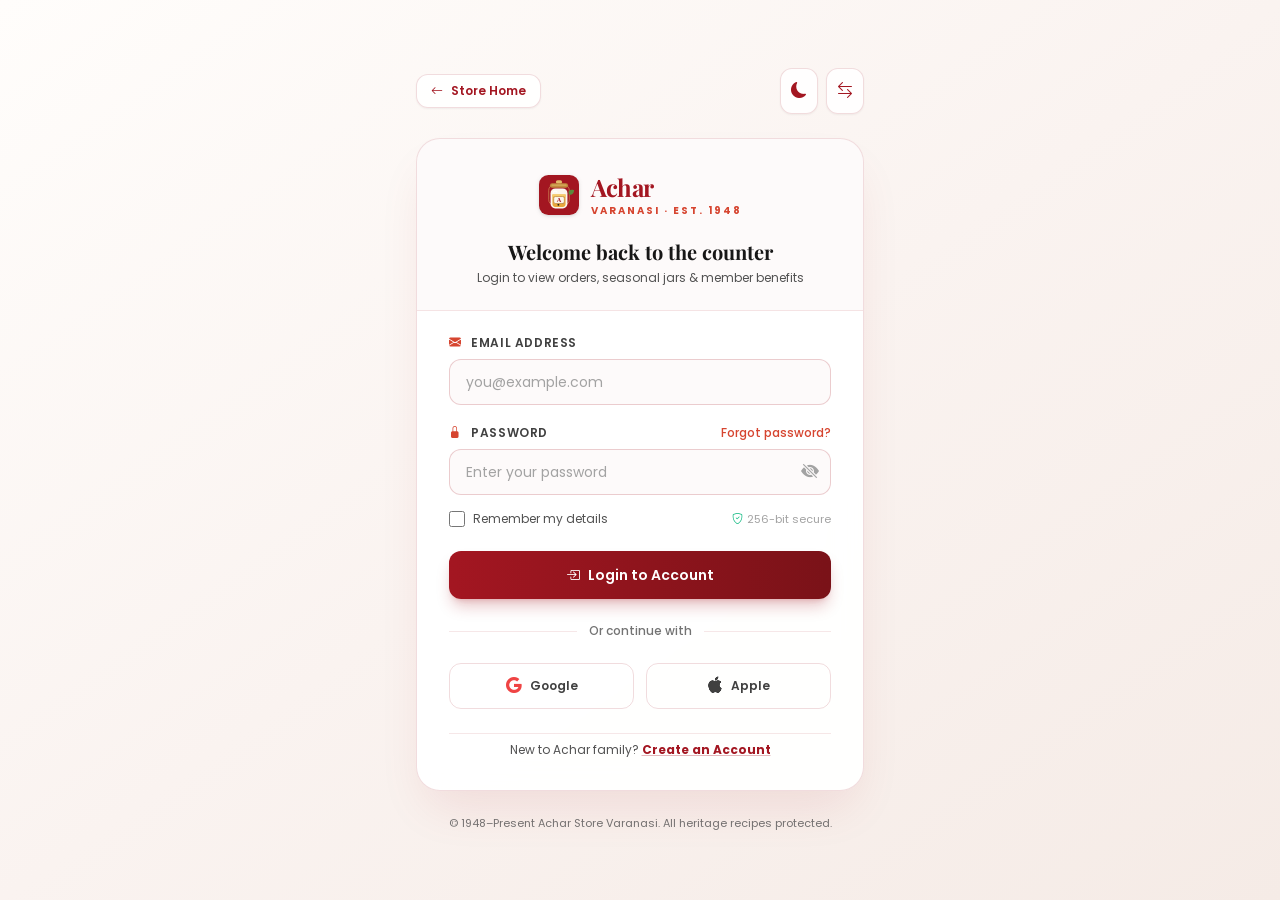
<file: login.html>
<!DOCTYPE html>
<html lang="en" dir="ltr">

<head>
  <meta charset="UTF-8">
  <meta name="viewport" content="width=device-width, initial-scale=1.0, viewport-fit=cover">
  <title>Login | Achar &mdash; Specialty Pickle &amp; Homemade Preserve Store</title>
  <meta name="description" content="Login to your Achar account to manage orders, subscriptions, and bulk gifting.">
  <link rel="icon" href="images/logo.svg">
  <link rel="preconnect" href="https://fonts.googleapis.com">
  <link rel="preconnect" href="https://fonts.gstatic.com" crossorigin>
  <link
    href="https://fonts.googleapis.com/css2?family=Playfair+Display:ital,wght@0,400;0,600;0,700;1,400&family=Poppins:wght@300;400;500;600;700&display=swap"
    rel="stylesheet">
  <script src="tailwind.js"></script>
  <link rel="stylesheet" href="https://cdn.jsdelivr.net/npm/bootstrap-icons@1.11.3/font/bootstrap-icons.min.css">

  <script>
    tailwind.config = {
      darkMode: 'class',
      theme: {
        extend: {
          fontFamily: {
            sans: ['Poppins', 'ui-sans-serif', 'system-ui', 'sans-serif'],
            serif: ['Playfair Display', 'ui-serif', 'Georgia', 'serif'],
          },
          colors: {
            brand: {
              DEFAULT: '#A31621',
              deep: '#7A1218',
              soft: '#D64530',
              50: '#FDF8F6',
              100: '#F5EBE6',
              200: '#EBD5CC',
              300: '#D9B4A3',
              400: '#C28872',
              500: '#A31621',
              600: '#8E131C',
              700: '#7A1218',
              800: '#5C0D12',
              900: '#3D090C',
            }
          }
        }
      }
    }
  </script>
  <style>
    * {
      -webkit-tap-highlight-color: transparent;
    }

    body {
      transition: background-color 0.3s ease, color 0.3s ease;
    }

    .login-card {
      backdrop-filter: blur(14px);
      transition: transform 0.25s ease, box-shadow 0.25s ease;
    }

    .login-card:hover {
      transform: translateY(-2px);
    }

    .input-focus:focus {
      outline: none;
      border-color: #A31621;
      box-shadow: 0 0 0 3px rgba(163, 22, 33, 0.18);
    }

    .dark .input-focus:focus {
      border-color: #f59e0b;
      box-shadow: 0 0 0 3px rgba(245, 158, 11, 0.25);
    }

    /* RTL specific adjustments */
    [dir="rtl"] .space-x-reverse {
      flex-direction: row-reverse;
    }

    [dir="rtl"] .text-left {
      text-align: right;
    }

    [dir="rtl"] .mr-2 {
      margin-left: 0.5rem;
      margin-right: 0;
    }

    [dir="rtl"] .password-toggle {
      right: auto;
      left: 1rem;
    }
  </style>
</head>

<body
  class="min-h-screen flex items-center justify-center p-4 font-sans antialiased bg-gradient-to-br from-[#FFFDFB] via-[#FAF3F0] to-[#F5EBE6] dark:from-[#0E0607] dark:via-[#160B0D] dark:to-[#0A0405] text-brand dark:text-neutral-100 transition-colors duration-300">

  <div class="w-full max-w-md my-8">

    <!-- Top Action Bar (Back to Shop, Theme & RTL Toggles) -->
    <div class="flex items-center justify-between gap-3 mb-6">
      <a href="index.html"
        class="inline-flex items-center gap-2 px-3.5 py-2 rounded-xl bg-white/90 dark:bg-neutral-900/90 shadow-sm border border-brand/15 dark:border-white/15 text-xs font-semibold text-brand dark:text-amber-300 hover:bg-brand/5 dark:hover:bg-white/5 transition-all duration-200">
        <i class="bi bi-arrow-left"></i>
        <span>Store Home</span>
      </a>

      <div class="flex items-center gap-2">
        <button id="themeToggleBtn" aria-label="Toggle dark mode"
          class="p-2.5 rounded-xl bg-white/90 dark:bg-neutral-900/90 shadow-sm border border-brand/15 dark:border-white/15 text-brand dark:text-amber-300 hover:bg-brand/5 dark:hover:bg-white/5 transition-all duration-200">
          <i id="themeIcon" class="bi bi-moon-fill text-base"></i>
        </button>
        <button id="rtlToggleBtn" aria-label="Toggle RTL direction"
          class="p-2.5 rounded-xl bg-white/90 dark:bg-neutral-900/90 shadow-sm border border-brand/15 dark:border-white/15 text-brand dark:text-amber-300 hover:bg-brand/5 dark:hover:bg-white/5 transition-all duration-200">
          <i class="bi bi-arrow-left-right text-base"></i>
        </button>
      </div>
    </div>

    <!-- Login Card -->
    <div
      class="login-card bg-white/95 dark:bg-[#180E10]/95 rounded-3xl shadow-2xl shadow-brand/10 dark:shadow-black/60 border border-brand/15 dark:border-white/15 overflow-hidden transition-all duration-300">

      <!-- Header -->
      <div class="p-8 pb-6 text-center border-b border-brand/10 dark:border-white/10 bg-brand/[0.02] dark:bg-white/[0.01]">
        <a href="index.html" class="inline-flex items-center justify-center gap-3 transition group">
          <img src="images/logo.svg" alt="Achar Logo" class="h-10 w-10 object-contain drop-shadow" />
          <div class="text-left">
            <span class="block font-serif text-2xl font-bold tracking-tight text-brand dark:text-white">Achar</span>
            <span class="block font-sans text-[10px] font-bold uppercase tracking-[0.2em] text-brand-soft dark:text-amber-300">Varanasi &middot; Est. 1948</span>
          </div>
        </a>
        <h1 class="mt-4 font-serif text-xl font-bold text-neutral-900 dark:text-white">Welcome back to the counter</h1>
        <p class="text-xs text-neutral-600 dark:text-neutral-400 mt-1">Login to view orders, seasonal jars &amp; member benefits</p>
      </div>

      <!-- Login Form -->
      <div class="p-8 pt-6">
        <form id="loginForm" onsubmit="handleLogin(event)">
          <!-- Email Field -->
          <div class="mb-5">
            <label for="email" class="block text-xs font-semibold uppercase tracking-wider text-neutral-700 dark:text-neutral-200 mb-2">
              <i class="bi bi-envelope-fill mr-1.5 text-brand-soft dark:text-amber-400"></i> Email Address
            </label>
            <input type="email" id="email" name="email" required
              class="input-focus w-full px-4 py-3 rounded-xl border border-brand/20 dark:border-white/15 bg-brand/[0.02] dark:bg-neutral-900/60 text-neutral-900 dark:text-white placeholder-neutral-400 dark:placeholder-neutral-500 text-sm transition-all duration-200"
              placeholder="you@example.com">
          </div>

          <!-- Password Field with Eye Icon -->
          <div class="mb-4">
            <div class="flex items-center justify-between mb-2">
              <label for="password" class="block text-xs font-semibold uppercase tracking-wider text-neutral-700 dark:text-neutral-200">
                <i class="bi bi-lock-fill mr-1.5 text-brand-soft dark:text-amber-400"></i> Password
              </label>
              <a href="#" class="text-xs text-brand-soft dark:text-amber-300 hover:underline transition font-medium">
                Forgot password?
              </a>
            </div>
            <div class="relative">
              <input type="password" id="password" name="password" required
                class="input-focus w-full px-4 py-3 rounded-xl border border-brand/20 dark:border-white/15 bg-brand/[0.02] dark:bg-neutral-900/60 text-neutral-900 dark:text-white placeholder-neutral-400 dark:placeholder-neutral-500 text-sm transition-all duration-200 pr-12"
                placeholder="Enter your password">
              <button type="button" id="togglePassword" aria-label="Toggle password visibility"
                class="absolute inset-y-0 right-3 flex items-center text-neutral-400 hover:text-brand dark:hover:text-amber-300 transition">
                <i id="passwordEyeIcon" class="bi bi-eye-slash-fill text-lg"></i>
              </button>
            </div>
          </div>

          <!-- Remember Me -->
          <div class="flex items-center justify-between mb-6">
            <label class="flex items-center cursor-pointer select-none">
              <input type="checkbox" id="rememberMe"
                class="w-4 h-4 rounded border-brand/30 dark:border-white/30 text-brand focus:ring-brand dark:focus:ring-amber-400 focus:ring-offset-0">
              <span class="ml-2 text-xs text-neutral-600 dark:text-neutral-400">Remember my details</span>
            </label>
            <span class="text-[11px] text-neutral-400 dark:text-neutral-500 flex items-center gap-1">
              <i class="bi bi-shield-check text-emerald-500"></i> 256-bit secure
            </span>
          </div>

          <!-- Login Button -->
          <button type="submit"
            class="w-full bg-gradient-to-r from-brand to-brand-deep hover:from-brand-deep hover:to-brand text-white font-semibold py-3.5 rounded-xl shadow-lg shadow-brand/25 hover:shadow-brand/40 transition-all duration-300 transform hover:scale-[1.01] text-sm flex items-center justify-center gap-2">
            <i class="bi bi-box-arrow-in-right"></i>
            <span>Login to Account</span>
          </button>
        </form>

        <!-- Divider -->
        <div class="relative my-6">
          <div class="absolute inset-0 flex items-center">
            <div class="w-full border-t border-brand/10 dark:border-white/10"></div>
          </div>
          <div class="relative flex justify-center text-xs">
            <span class="px-3 bg-white dark:bg-[#180E10] text-neutral-500 dark:text-neutral-400 font-medium">Or continue with</span>
          </div>
        </div>

        <!-- Social Login Buttons -->
        <div class="grid grid-cols-2 gap-3">
          <button type="button"
            class="flex items-center justify-center gap-2 px-4 py-2.5 border border-brand/15 dark:border-white/15 rounded-xl text-neutral-700 dark:text-neutral-200 hover:bg-brand/5 dark:hover:bg-white/5 transition-all duration-200 text-xs font-semibold">
            <i class="bi bi-google text-base text-red-500"></i>
            <span>Google</span>
          </button>
          <button type="button"
            class="flex items-center justify-center gap-2 px-4 py-2.5 border border-brand/15 dark:border-white/15 rounded-xl text-neutral-700 dark:text-neutral-200 hover:bg-brand/5 dark:hover:bg-white/5 transition-all duration-200 text-xs font-semibold">
            <i class="bi bi-apple text-base"></i>
            <span>Apple</span>
          </button>
        </div>

        <!-- Sign Up Link -->
        <p class="text-center text-xs text-neutral-600 dark:text-neutral-400 mt-6 pt-2 border-t border-brand/10 dark:border-white/10">
          New to Achar family?
          <a href="signup.html" class="font-bold text-brand dark:text-amber-300 hover:text-brand-soft dark:hover:text-amber-200 underline decoration-brand/30 transition">
            Create an Account
          </a>
        </p>
      </div>
    </div>

    <!-- Bottom Footer Note -->
    <p class="text-center text-[11px] text-neutral-500 dark:text-neutral-400 mt-6">
      &copy; 1948&ndash;Present Achar Store Varanasi. All heritage recipes protected.
    </p>
  </div>

  <script>
    // Theme Toggle Functionality
    function initTheme() {
      const savedTheme = localStorage.getItem('theme');
      const prefersDark = window.matchMedia('(prefers-color-scheme: dark)').matches;

      if (savedTheme === 'dark' || (!savedTheme && prefersDark)) {
        document.documentElement.classList.add('dark');
        document.documentElement.setAttribute('data-theme', 'dark');
        updateThemeIcon(true);
      } else {
        document.documentElement.classList.remove('dark');
        document.documentElement.setAttribute('data-theme', 'light');
        updateThemeIcon(false);
      }
    }

    function updateThemeIcon(isDark) {
      const themeIcon = document.getElementById('themeIcon');
      if (themeIcon) {
        themeIcon.className = isDark ? 'bi bi-sun-fill text-base' : 'bi bi-moon-fill text-base';
      }
    }

    function toggleTheme() {
      const isDark = document.documentElement.classList.contains('dark');
      if (isDark) {
        document.documentElement.classList.remove('dark');
        document.documentElement.setAttribute('data-theme', 'light');
        localStorage.setItem('theme', 'light');
        updateThemeIcon(false);
      } else {
        document.documentElement.classList.add('dark');
        document.documentElement.setAttribute('data-theme', 'dark');
        localStorage.setItem('theme', 'dark');
        updateThemeIcon(true);
      }
    }

    // RTL Toggle Functionality
    function initRTL() {
      const savedDir = localStorage.getItem('dir');
      if (savedDir === 'rtl') {
        document.documentElement.dir = 'rtl';
      } else {
        document.documentElement.dir = 'ltr';
      }
    }

    function toggleRTL() {
      const currentDir = document.documentElement.dir;
      const newDir = currentDir === 'rtl' ? 'ltr' : 'rtl';
      document.documentElement.dir = newDir;
      localStorage.setItem('dir', newDir);
    }

    // Password Visibility Toggle
    function initPasswordToggle() {
      const toggleBtn = document.getElementById('togglePassword');
      const passwordInput = document.getElementById('password');
      const eyeIcon = document.getElementById('passwordEyeIcon');

      if (toggleBtn && passwordInput && eyeIcon) {
        toggleBtn.addEventListener('click', function () {
          const type = passwordInput.getAttribute('type') === 'password' ? 'text' : 'password';
          passwordInput.setAttribute('type', type);
          eyeIcon.className = type === 'password' ? 'bi bi-eye-slash-fill text-lg' : 'bi bi-eye-fill text-lg';
        });
      }
    }

    // Handle Login
    function handleLogin(event) {
      event.preventDefault();

      const email = document.getElementById('email').value;
      const password = document.getElementById('password').value;
      const rememberMe = document.getElementById('rememberMe')?.checked || false;

      // Store remember me preference
      if (rememberMe) {
        localStorage.setItem('rememberedEmail', email);
      } else {
        localStorage.removeItem('rememberedEmail');
      }

      if (email && password.length >= 4) {
        alert('Welcome back to Achar!\n\nLogin successful. Redirecting to store catalogue...');
        window.location.href = 'products.html';
      } else {
        alert('Please enter a valid email and password (minimum 4 characters).');
      }
    }

    // Load remembered email if exists
    function loadRememberedEmail() {
      const rememberedEmail = localStorage.getItem('rememberedEmail');
      if (rememberedEmail && document.getElementById('email')) {
        document.getElementById('email').value = rememberedEmail;
        const rememberCheckbox = document.getElementById('rememberMe');
        if (rememberCheckbox) rememberCheckbox.checked = true;
      }
    }

    // Attach event listeners
    document.getElementById('themeToggleBtn')?.addEventListener('click', toggleTheme);
    document.getElementById('rtlToggleBtn')?.addEventListener('click', toggleRTL);

    // Initialize on page load
    initTheme();
    initRTL();
    initPasswordToggle();
    loadRememberedEmail();
  </script>
</body>

</html>
</file>
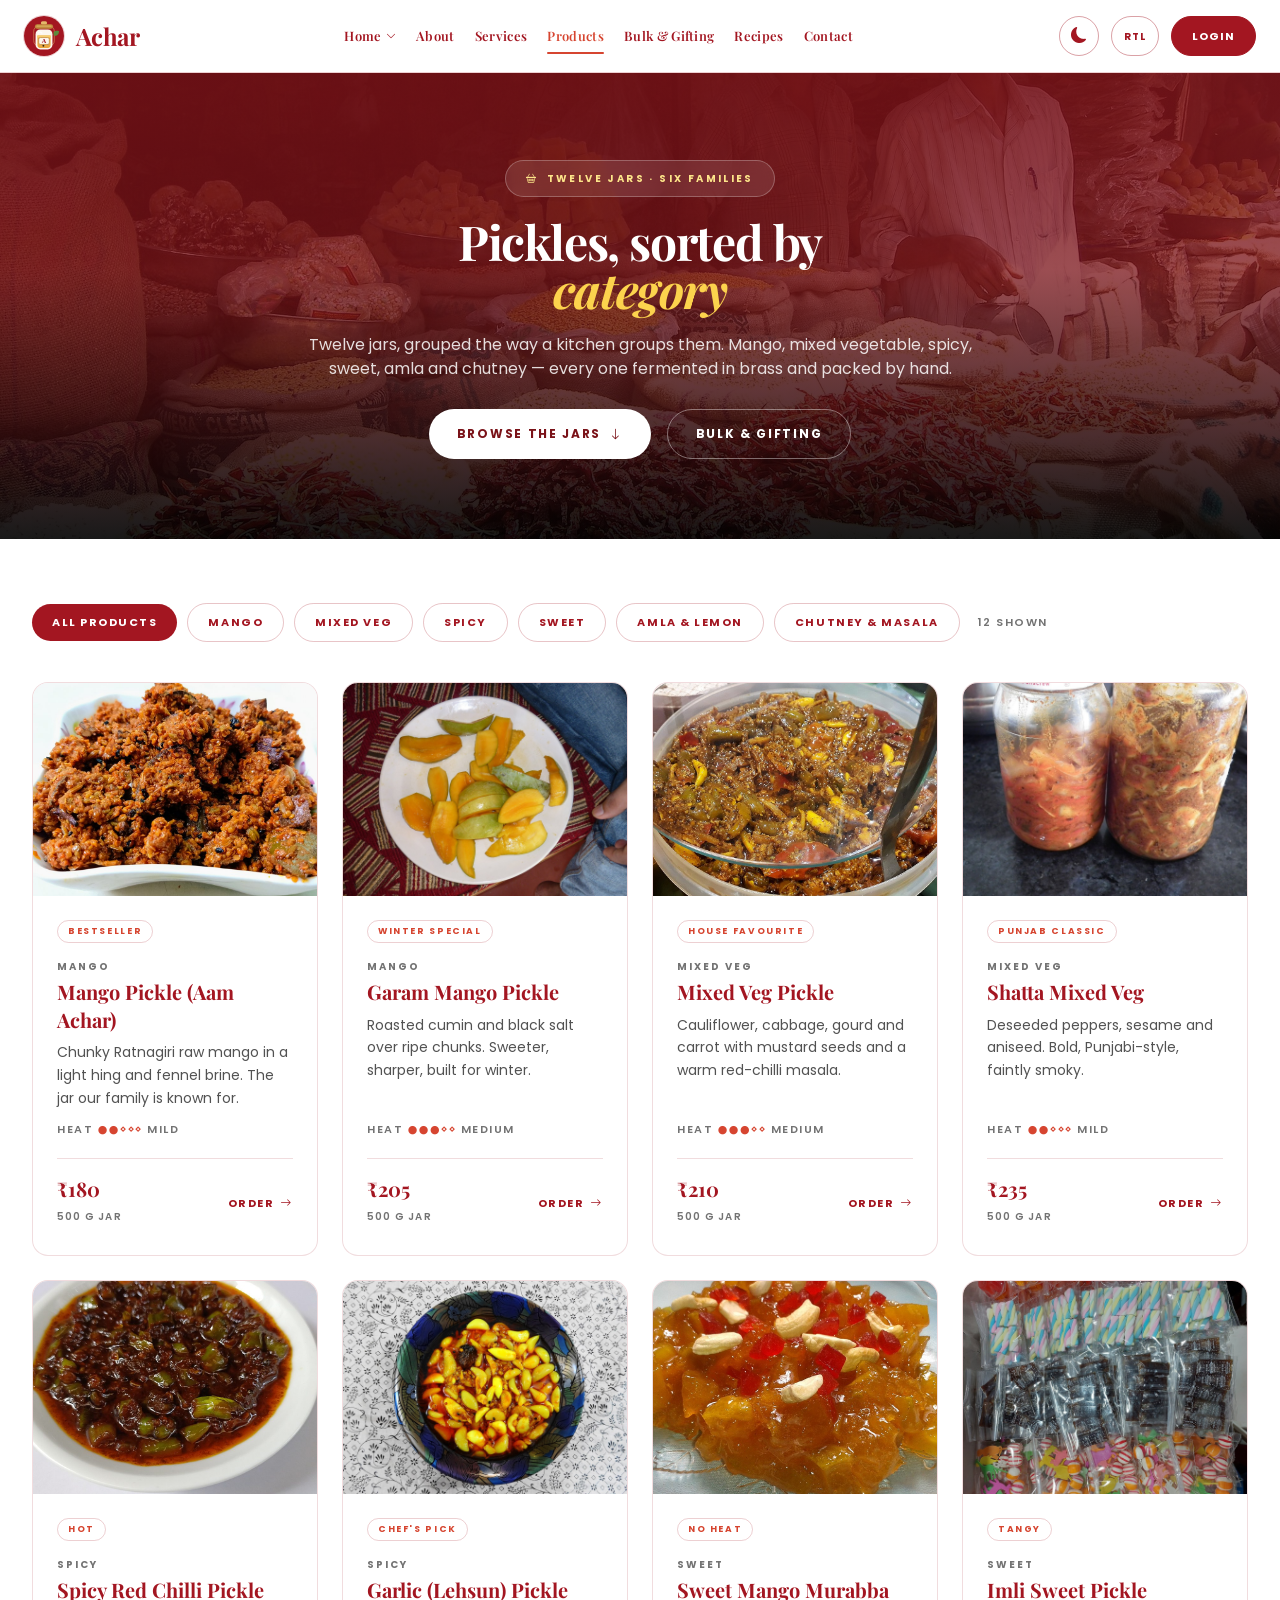
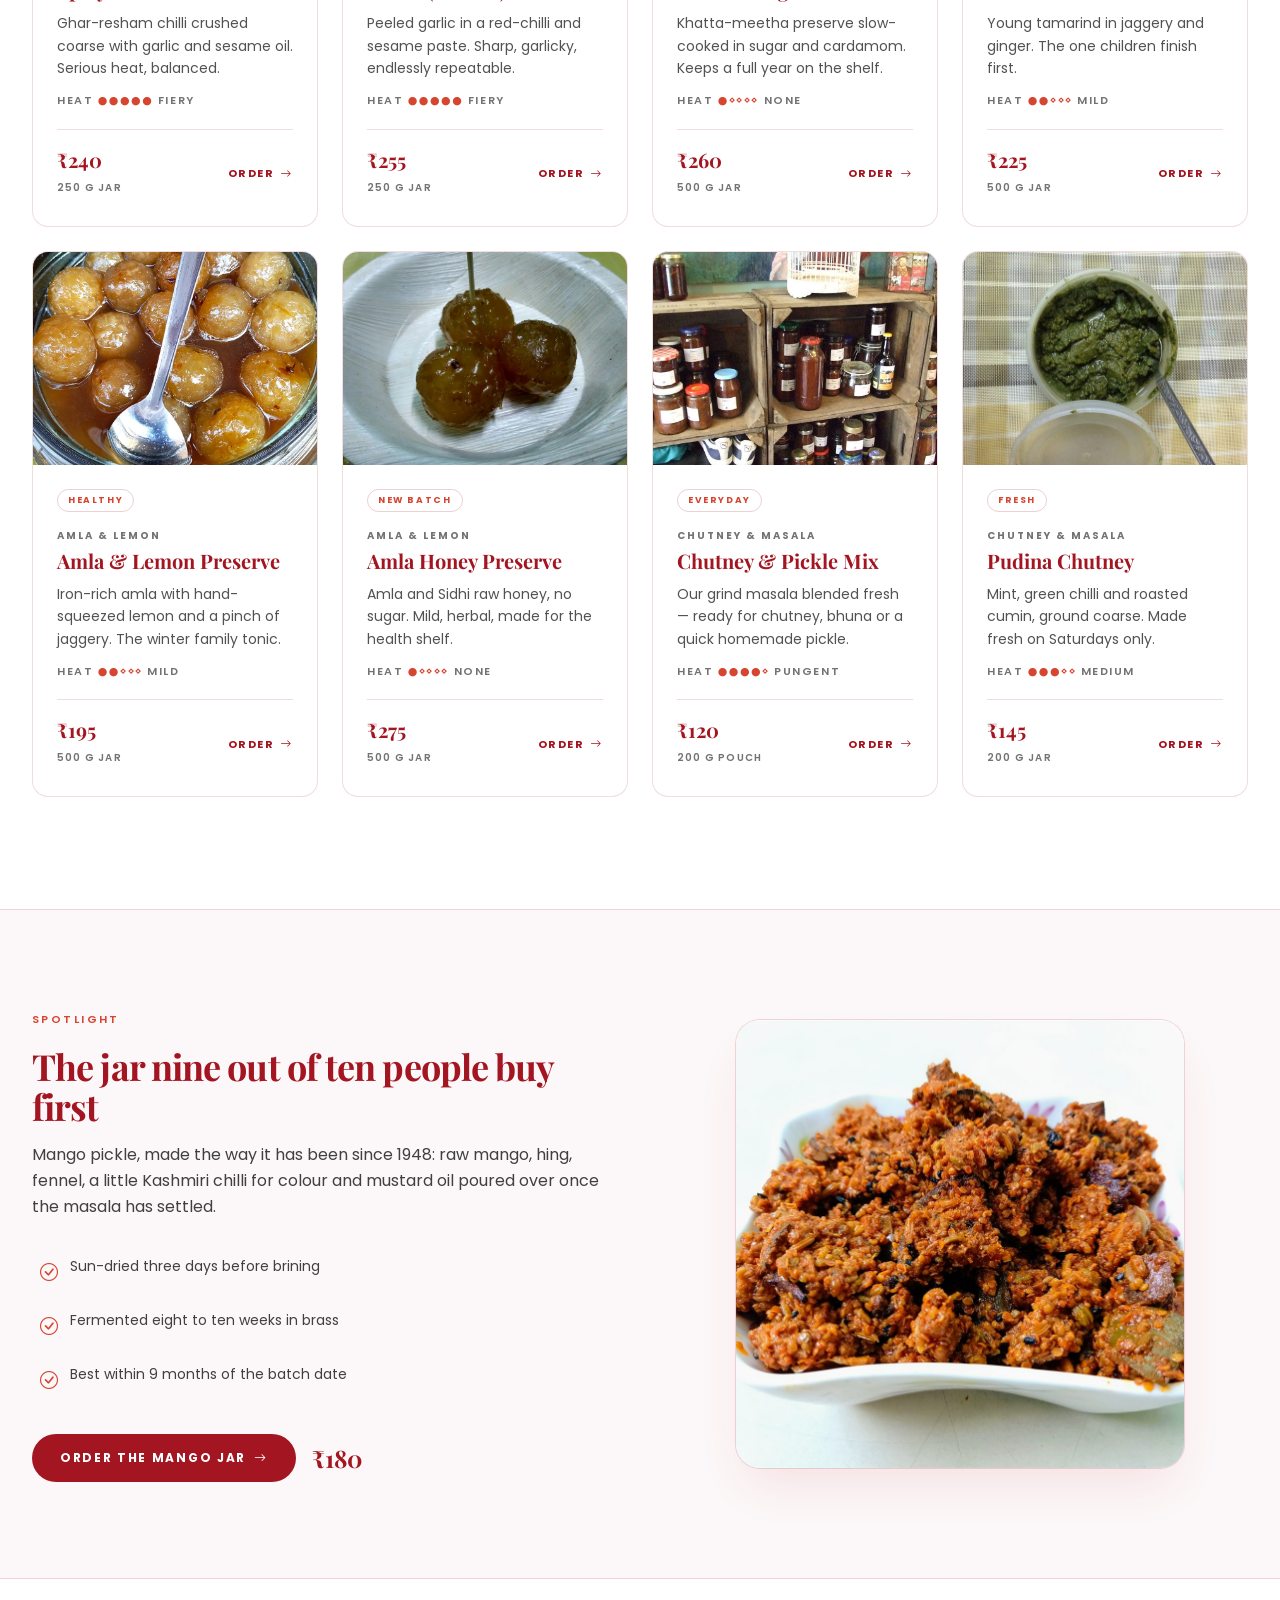
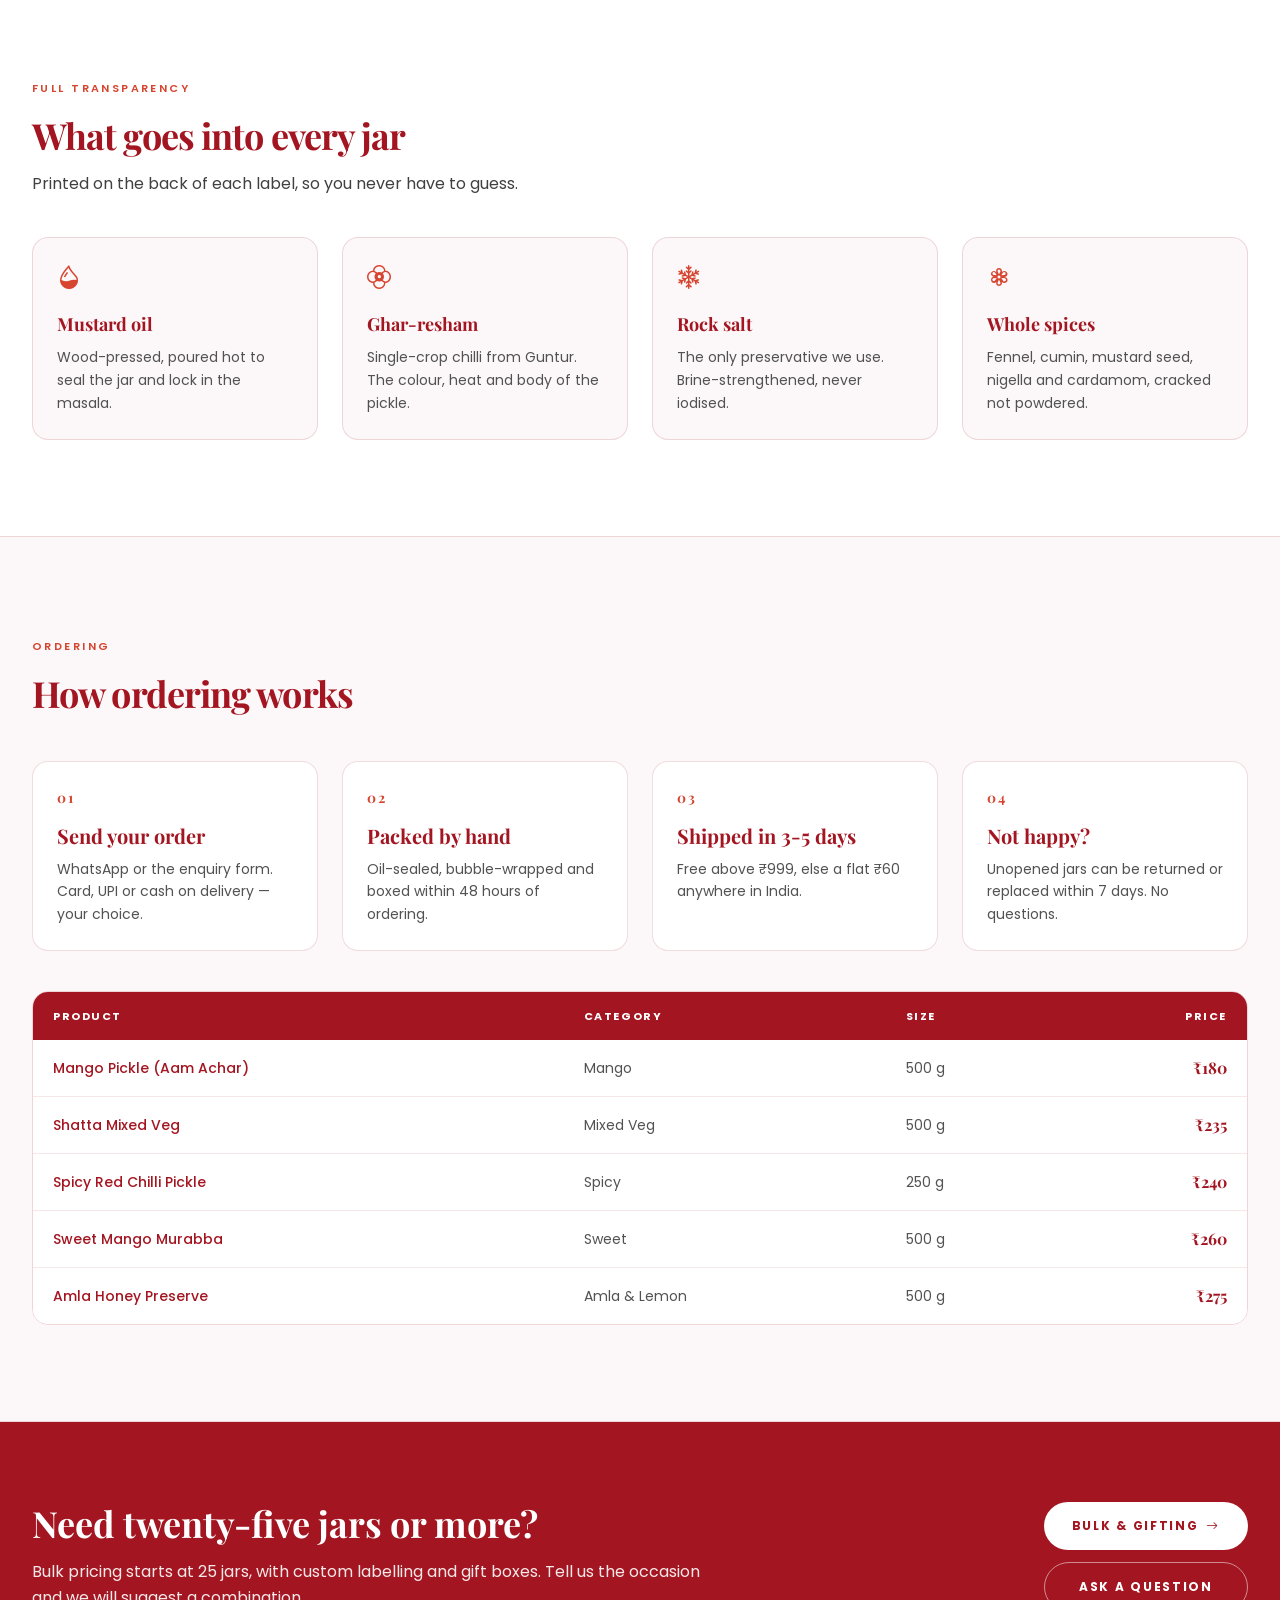
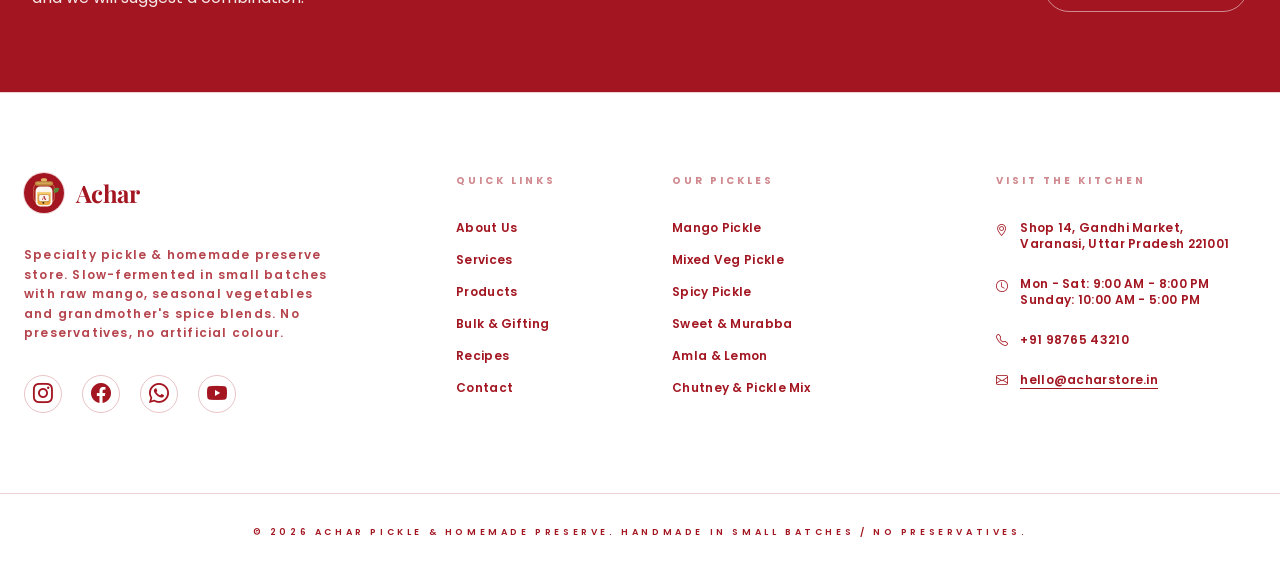
<file: products.html>
<!DOCTYPE html>
<html lang="en">

<head>
  <meta charset="UTF-8">
  <meta name="viewport" content="width=device-width, initial-scale=1.0">
  <title>Products | Achar &mdash; Specialty Pickle &amp; Homemade Preserve Store</title>
  <meta name="description"
    content="Browse Achar by category: mango, mixed vegetable, spicy, sweet murabba, amla and lemon preserves, plus chutney and pickle masala.">
  <link rel="icon" href="images/logo.svg">
  <script src="tailwind.js"></script>
  <script>
    tailwind.config = {
      darkMode: 'class',
      theme: {
        extend: {
          fontFamily: {
            sans: ['Poppins', 'ui-sans-serif', 'system-ui'],
            serif: ['Playfair Display', 'ui-serif', 'Georgia'],
          },
          colors: {
            brand: {
              DEFAULT: '#A31621',
              deep: '#7A1218',
              soft: '#D64530',
            },
          },
        },
      },
    }
  </script>
  <link rel="stylesheet" href="https://cdn.jsdelivr.net/npm/bootstrap-icons@1.11.3/font/bootstrap-icons.min.css">
  <link rel="stylesheet" href="navbar.css">
  <link rel="stylesheet" href="footer.css">
  <link rel="preconnect" href="https://fonts.googleapis.com">
  <link rel="preconnect" href="https://fonts.gstatic.com" crossorigin>
  <link
    href="https://fonts.googleapis.com/css2?family=Playfair+Display:ital,wght@0,400;0,500;0,600;0,700;0,800;1,400;1,700&family=Poppins:wght@300;400;500;600;700&display=swap"
    rel="stylesheet">
  <style>
    .rtl {
      direction: rtl;
    }

    [dir="rtl"] .title {
      margin-right: 20px !important;
    }

    :root {
      --home-bg: #ffffff;
      --text-color: #a31621;
    }

    [data-theme="dark"] {
      --home-bg: #000000;
      --text-color: #ffffff;
    }

    body {
      background-color: var(--home-bg) !important;
      color: var(--text-color);
      transition: background-color 0.4s ease, color 0.4s ease;
    }

    [data-theme="dark"] thead {
      background-color: #a31621 !important;
    }
  </style>
  <script>
    (function () {
      const t = localStorage.getItem('theme') || 'light';
      const html = document.documentElement;
      html.setAttribute('data-theme', t);
      html.classList.toggle('dark', t === 'dark');
    })();
  </script>
</head>

<body class="font-sans bg-white text-brand dark:bg-black dark:text-white">
  <div id="navbar"></div>

  <main>
    <!-- ============ 1. HERO (full-bleed bg image) ============ -->
<section class="relative isolate flex min-h-[320px] items-center overflow-hidden bg-brand-deep sm:min-h-[360px] lg:min-h-[400px]">
      <img src="images/hero-grocery-store.jpg" alt="" aria-hidden="true" width="1920" height="1080"
        class="absolute inset-0 -z-20 h-full w-full object-cover" />
      <div class="absolute inset-0 -z-10 bg-gradient-to-b from-brand-deep/90 via-brand-deep/75 to-black/90"></div>

      <div class="mx-auto w-full max-w-4xl px-5 pt-28 pb-14 text-center sm:px-6 sm:pt-32 sm:pb-16 lg:pt-40 lg:pb-20">
        <span class="inline-flex items-center gap-2 rounded-full border border-white/25 bg-white/10 px-5 py-2.5 font-sans text-[10px] font-bold uppercase tracking-[0.24em] text-amber-200 backdrop-blur">
          <i class="bi bi-basket2"></i> Twelve jars &middot; Six families
        </span>

<h1 class="mt-5 font-serif text-3xl font-bold leading-[1.05] tracking-tight text-white sm:text-4xl lg:text-5xl">
          Pickles, sorted by<br /><span class="italic text-amber-300">category</span>
        </h1>

        <p class="mx-auto mt-5 max-w-2xl text-sm leading-relaxed text-white/85 sm:text-base">
          Twelve jars, grouped the way a kitchen groups them. Mango, mixed vegetable,
          spicy, sweet, amla and chutney &mdash; every one fermented in brass and packed
          by hand.
        </p>

        <div class="mt-7 flex flex-wrap justify-center gap-3 sm:gap-4">
          <a href="#pFilter"
            class="inline-flex items-center gap-2 rounded-full bg-white px-7 py-4 font-sans text-xs font-bold uppercase tracking-[0.14em] text-brand-deep transition hover:-translate-y-0.5 hover:bg-amber-300">
            Browse the jars <i class="bi bi-arrow-down"></i>
          </a>
          <a href="bulk-gifting.html"
            class="inline-flex items-center gap-2 rounded-full border border-white/40 px-7 py-4 font-sans text-xs font-bold uppercase tracking-[0.14em] text-white transition hover:bg-white/10">
            Bulk &amp; gifting
          </a>
        </div>
      </div>
    </section>

    <!-- ============ 2. CATEGORY FILTER + PRODUCT GRID ============ -->
    <section class="scroll-mt-28 bg-white pb-16 pt-14 sm:pb-20 sm:pt-16 lg:pb-28 dark:bg-black">
      <div class="mx-auto max-w-7xl px-5 sm:px-6 lg:px-8">
        <div class="flex flex-wrap items-center gap-2.5" id="pFilter">
          <button data-cat="all"
            class="pf-btn rounded-full bg-brand px-5 py-2.5 font-sans text-[11px] font-bold uppercase tracking-[0.14em] text-white transition">
            All products
          </button>
          <button data-cat="mango"
            class="pf-btn rounded-full border border-brand/25 px-5 py-2.5 font-sans text-[11px] font-bold uppercase tracking-[0.14em] text-brand transition hover:border-brand hover:bg-brand/5 dark:border-white/20 dark:text-white dark:hover:bg-white/5">
            Mango
          </button>
          <button data-cat="mixed-veg"
            class="pf-btn rounded-full border border-brand/25 px-5 py-2.5 font-sans text-[11px] font-bold uppercase tracking-[0.14em] text-brand transition hover:border-brand hover:bg-brand/5 dark:border-white/20 dark:text-white dark:hover:bg-white/5">
            Mixed Veg
          </button>
          <button data-cat="spicy"
            class="pf-btn rounded-full border border-brand/25 px-5 py-2.5 font-sans text-[11px] font-bold uppercase tracking-[0.14em] text-brand transition hover:border-brand hover:bg-brand/5 dark:border-white/20 dark:text-white dark:hover:bg-white/5">
            Spicy
          </button>
          <button data-cat="sweet"
            class="pf-btn rounded-full border border-brand/25 px-5 py-2.5 font-sans text-[11px] font-bold uppercase tracking-[0.14em] text-brand transition hover:border-brand hover:bg-brand/5 dark:border-white/20 dark:text-white dark:hover:bg-white/5">
            Sweet
          </button>
          <button data-cat="amla"
            class="pf-btn rounded-full border border-brand/25 px-5 py-2.5 font-sans text-[11px] font-bold uppercase tracking-[0.14em] text-brand transition hover:border-brand hover:bg-brand/5 dark:border-white/20 dark:text-white dark:hover:bg-white/5">
            Amla &amp; Lemon
          </button>
          <button data-cat="chutney"
            class="pf-btn rounded-full border border-brand/25 px-5 py-2.5 font-sans text-[11px] font-bold uppercase tracking-[0.14em] text-brand transition hover:border-brand hover:bg-brand/5 dark:border-white/20 dark:text-white dark:hover:bg-white/5">
            Chutney &amp; Masala
          </button>
          <span class="ms-2 font-sans text-[11px] font-semibold uppercase tracking-[0.14em] text-neutral-500 dark:text-neutral-400">
            <span id="pfCount">12</span> shown
          </span>
        </div>

        <div class="mt-10 grid gap-6 sm:grid-cols-2 lg:grid-cols-3 xl:grid-cols-4" id="pGrid">

          <article data-cat="mango"
            class="p-card overflow-hidden group flex scroll-mt-32 flex-col rounded-2xl border border-brand/15 bg-white transition duration-300 hover:-translate-y-1.5 hover:border-brand-soft hover:shadow-2xl hover:shadow-brand/10 dark:border-white/10 dark:bg-neutral-900 dark:hover:border-red-400/60">
            <img src="images/pickle-mango.jpg" alt="Jar of Achar mango pickle" width="1200" height="900" loading="lazy"
              class="aspect-[4/3] w-full shrink-0 object-cover transition duration-500 group-hover:scale-105" />
            <div class="flex flex-1 flex-col p-6">
            <span class="absolute" aria-hidden="true"></span>
            <span class="self-start rounded-full border border-brand/20 px-2.5 py-1 font-sans text-[9px] font-bold uppercase tracking-[0.18em] text-brand-soft dark:border-white/15 dark:text-red-300">Bestseller</span>
            
            <p class="mt-4 font-sans text-[10px] font-bold uppercase tracking-[0.2em] text-neutral-500 dark:text-neutral-400">Mango</p>
            <h2 class="mt-1 font-serif text-xl font-bold leading-snug dark:text-white">Mango Pickle (Aam Achar)</h2>
            <p class="mt-2 flex-1 text-sm leading-relaxed text-neutral-600 dark:text-neutral-400">Chunky Ratnagiri raw mango in a light hing and fennel brine. The jar our family is known for.</p>
            <p class="mt-3 font-sans text-[11px] font-semibold uppercase tracking-[0.14em] text-neutral-500 dark:text-neutral-400">
              Heat <span class="text-brand-soft dark:text-red-300">&#9679;&#9679;&#9674;&#9674;&#9674;</span> Mild
            </p>
            <div class="mt-5 flex items-center justify-between border-t border-brand/15 pt-4 dark:border-white/10">
              <span class="font-serif text-xl font-bold dark:text-white">&#8377;180<small class="block font-sans text-[10px] font-semibold uppercase tracking-[0.12em] text-neutral-500 dark:text-neutral-400">500 g jar</small></span>
              <a href="contact.html" class="inline-flex items-center gap-1.5 font-sans text-[11px] font-bold uppercase tracking-[0.14em] transition hover:gap-2.5 hover:text-brand-soft dark:hover:text-red-300">Order <i class="bi bi-arrow-right"></i></a>
            </div>
            </div>
          </article>

          <article data-cat="mango"
            class="p-card overflow-hidden group flex scroll-mt-32 flex-col rounded-2xl border border-brand/15 bg-white transition duration-300 hover:-translate-y-1.5 hover:border-brand-soft hover:shadow-2xl hover:shadow-brand/10 dark:border-white/10 dark:bg-neutral-900 dark:hover:border-red-400/60">
            <img src="images/pickle-mango-garam.jpg" alt="Jar of Achar garam mango pickle" width="1200" height="900" loading="lazy"
              class="aspect-[4/3] w-full shrink-0 object-cover transition duration-500 group-hover:scale-105" />
            <div class="flex flex-1 flex-col p-6">
            <span class="self-start rounded-full border border-brand/20 px-2.5 py-1 font-sans text-[9px] font-bold uppercase tracking-[0.18em] text-brand-soft dark:border-white/15 dark:text-red-300">Winter Special</span>
            
            <p class="mt-4 font-sans text-[10px] font-bold uppercase tracking-[0.2em] text-neutral-500 dark:text-neutral-400">Mango</p>
            <h2 class="mt-1 font-serif text-xl font-bold leading-snug dark:text-white">Garam Mango Pickle</h2>
            <p class="mt-2 flex-1 text-sm leading-relaxed text-neutral-600 dark:text-neutral-400">Roasted cumin and black salt over ripe chunks. Sweeter, sharper, built for winter.</p>
            <p class="mt-3 font-sans text-[11px] font-semibold uppercase tracking-[0.14em] text-neutral-500 dark:text-neutral-400">
              Heat <span class="text-brand-soft dark:text-red-300">&#9679;&#9679;&#9679;&#9674;&#9674;</span> Medium
            </p>
            <div class="mt-5 flex items-center justify-between border-t border-brand/15 pt-4 dark:border-white/10">
              <span class="font-serif text-xl font-bold dark:text-white">&#8377;205<small class="block font-sans text-[10px] font-semibold uppercase tracking-[0.12em] text-neutral-500 dark:text-neutral-400">500 g jar</small></span>
              <a href="contact.html" class="inline-flex items-center gap-1.5 font-sans text-[11px] font-bold uppercase tracking-[0.14em] transition hover:gap-2.5 hover:text-brand-soft dark:hover:text-red-300">Order <i class="bi bi-arrow-right"></i></a>
            </div>
            </div>
          </article>

          <article data-cat="mixed-veg"
            class="p-card overflow-hidden group flex scroll-mt-32 flex-col rounded-2xl border border-brand/15 bg-white transition duration-300 hover:-translate-y-1.5 hover:border-brand-soft hover:shadow-2xl hover:shadow-brand/10 dark:border-white/10 dark:bg-neutral-900 dark:hover:border-red-400/60">
            <img src="images/pickle-mixed-veg.jpg" alt="Jar of Achar mixed vegetable pickle" width="1200" height="900" loading="lazy"
              class="aspect-[4/3] w-full shrink-0 object-cover transition duration-500 group-hover:scale-105" />
            <div class="flex flex-1 flex-col p-6">
            <span class="self-start rounded-full border border-brand/20 px-2.5 py-1 font-sans text-[9px] font-bold uppercase tracking-[0.18em] text-brand-soft dark:border-white/15 dark:text-red-300">House Favourite</span>
            
            <p class="mt-4 font-sans text-[10px] font-bold uppercase tracking-[0.2em] text-neutral-500 dark:text-neutral-400">Mixed Veg</p>
            <h2 class="mt-1 font-serif text-xl font-bold leading-snug dark:text-white">Mixed Veg Pickle</h2>
            <p class="mt-2 flex-1 text-sm leading-relaxed text-neutral-600 dark:text-neutral-400">Cauliflower, cabbage, gourd and carrot with mustard seeds and a warm red-chilli masala.</p>
            <p class="mt-3 font-sans text-[11px] font-semibold uppercase tracking-[0.14em] text-neutral-500 dark:text-neutral-400">
              Heat <span class="text-brand-soft dark:text-red-300">&#9679;&#9679;&#9679;&#9674;&#9674;</span> Medium
            </p>
            <div class="mt-5 flex items-center justify-between border-t border-brand/15 pt-4 dark:border-white/10">
              <span class="font-serif text-xl font-bold dark:text-white">&#8377;210<small class="block font-sans text-[10px] font-semibold uppercase tracking-[0.12em] text-neutral-500 dark:text-neutral-400">500 g jar</small></span>
              <a href="contact.html" class="inline-flex items-center gap-1.5 font-sans text-[11px] font-bold uppercase tracking-[0.14em] transition hover:gap-2.5 hover:text-brand-soft dark:hover:text-red-300">Order <i class="bi bi-arrow-right"></i></a>
            </div>
            </div>
          </article>

          <article data-cat="mixed-veg"
            class="p-card overflow-hidden group flex scroll-mt-32 flex-col rounded-2xl border border-brand/15 bg-white transition duration-300 hover:-translate-y-1.5 hover:border-brand-soft hover:shadow-2xl hover:shadow-brand/10 dark:border-white/10 dark:bg-neutral-900 dark:hover:border-red-400/60">
            <img src="images/pickle-mixed-veg-shatta.jpg" alt="Jar of Achar shatta mixed vegetable pickle" width="1200" height="900" loading="lazy"
              class="aspect-[4/3] w-full shrink-0 object-cover transition duration-500 group-hover:scale-105" />
            <div class="flex flex-1 flex-col p-6">
            <span class="self-start rounded-full border border-brand/20 px-2.5 py-1 font-sans text-[9px] font-bold uppercase tracking-[0.18em] text-brand-soft dark:border-white/15 dark:text-red-300">Punjab Classic</span>
            
            <p class="mt-4 font-sans text-[10px] font-bold uppercase tracking-[0.2em] text-neutral-500 dark:text-neutral-400">Mixed Veg</p>
            <h2 class="mt-1 font-serif text-xl font-bold leading-snug dark:text-white">Shatta Mixed Veg</h2>
            <p class="mt-2 flex-1 text-sm leading-relaxed text-neutral-600 dark:text-neutral-400">Deseeded peppers, sesame and aniseed. Bold, Punjabi-style, faintly smoky.</p>
            <p class="mt-3 font-sans text-[11px] font-semibold uppercase tracking-[0.14em] text-neutral-500 dark:text-neutral-400">
              Heat <span class="text-brand-soft dark:text-red-300">&#9679;&#9679;&#9674;&#9674;&#9674;</span> Mild
            </p>
            <div class="mt-5 flex items-center justify-between border-t border-brand/15 pt-4 dark:border-white/10">
              <span class="font-serif text-xl font-bold dark:text-white">&#8377;235<small class="block font-sans text-[10px] font-semibold uppercase tracking-[0.12em] text-neutral-500 dark:text-neutral-400">500 g jar</small></span>
              <a href="contact.html" class="inline-flex items-center gap-1.5 font-sans text-[11px] font-bold uppercase tracking-[0.14em] transition hover:gap-2.5 hover:text-brand-soft dark:hover:text-red-300">Order <i class="bi bi-arrow-right"></i></a>
            </div>
            </div>
          </article>

          <article data-cat="spicy"
            class="p-card overflow-hidden group flex scroll-mt-32 flex-col rounded-2xl border border-brand/15 bg-white transition duration-300 hover:-translate-y-1.5 hover:border-brand-soft hover:shadow-2xl hover:shadow-brand/10 dark:border-white/10 dark:bg-neutral-900 dark:hover:border-red-400/60">
            <img src="images/pickle-spicy.jpg" alt="Jar of Achar spicy red chilli pickle" width="1200" height="900" loading="lazy"
              class="aspect-[4/3] w-full shrink-0 object-cover transition duration-500 group-hover:scale-105" />
            <div class="flex flex-1 flex-col p-6">
            <span class="self-start rounded-full border border-brand/20 px-2.5 py-1 font-sans text-[9px] font-bold uppercase tracking-[0.18em] text-brand-soft dark:border-white/15 dark:text-red-300">Hot</span>
            
            <p class="mt-4 font-sans text-[10px] font-bold uppercase tracking-[0.2em] text-neutral-500 dark:text-neutral-400">Spicy</p>
            <h2 class="mt-1 font-serif text-xl font-bold leading-snug dark:text-white">Spicy Red Chilli Pickle</h2>
            <p class="mt-2 flex-1 text-sm leading-relaxed text-neutral-600 dark:text-neutral-400">Ghar-resham chilli crushed coarse with garlic and sesame oil. Serious heat, balanced.</p>
            <p class="mt-3 font-sans text-[11px] font-semibold uppercase tracking-[0.14em] text-neutral-500 dark:text-neutral-400">
              Heat <span class="text-brand-soft dark:text-red-300">&#9679;&#9679;&#9679;&#9679;&#9679;</span> Fiery
            </p>
            <div class="mt-5 flex items-center justify-between border-t border-brand/15 pt-4 dark:border-white/10">
              <span class="font-serif text-xl font-bold dark:text-white">&#8377;240<small class="block font-sans text-[10px] font-semibold uppercase tracking-[0.12em] text-neutral-500 dark:text-neutral-400">250 g jar</small></span>
              <a href="contact.html" class="inline-flex items-center gap-1.5 font-sans text-[11px] font-bold uppercase tracking-[0.14em] transition hover:gap-2.5 hover:text-brand-soft dark:hover:text-red-300">Order <i class="bi bi-arrow-right"></i></a>
            </div>
            </div>
          </article>

          <article data-cat="spicy"
            class="p-card overflow-hidden group flex scroll-mt-32 flex-col rounded-2xl border border-brand/15 bg-white transition duration-300 hover:-translate-y-1.5 hover:border-brand-soft hover:shadow-2xl hover:shadow-brand/10 dark:border-white/10 dark:bg-neutral-900 dark:hover:border-red-400/60">
            <img src="images/pickle-spicy-lehsun.jpg" alt="Jar of Achar garlic pickle" width="1200" height="900" loading="lazy"
              class="aspect-[4/3] w-full shrink-0 object-cover transition duration-500 group-hover:scale-105" />
            <div class="flex flex-1 flex-col p-6">
            <span class="self-start rounded-full border border-brand/20 px-2.5 py-1 font-sans text-[9px] font-bold uppercase tracking-[0.18em] text-brand-soft dark:border-white/15 dark:text-red-300">Chef's Pick</span>
            
            <p class="mt-4 font-sans text-[10px] font-bold uppercase tracking-[0.2em] text-neutral-500 dark:text-neutral-400">Spicy</p>
            <h2 class="mt-1 font-serif text-xl font-bold leading-snug dark:text-white">Garlic (Lehsun) Pickle</h2>
            <p class="mt-2 flex-1 text-sm leading-relaxed text-neutral-600 dark:text-neutral-400">Peeled garlic in a red-chilli and sesame paste. Sharp, garlicky, endlessly repeatable.</p>
            <p class="mt-3 font-sans text-[11px] font-semibold uppercase tracking-[0.14em] text-neutral-500 dark:text-neutral-400">
              Heat <span class="text-brand-soft dark:text-red-300">&#9679;&#9679;&#9679;&#9679;&#9679;</span> Fiery
            </p>
            <div class="mt-5 flex items-center justify-between border-t border-brand/15 pt-4 dark:border-white/10">
              <span class="font-serif text-xl font-bold dark:text-white">&#8377;255<small class="block font-sans text-[10px] font-semibold uppercase tracking-[0.12em] text-neutral-500 dark:text-neutral-400">250 g jar</small></span>
              <a href="contact.html" class="inline-flex items-center gap-1.5 font-sans text-[11px] font-bold uppercase tracking-[0.14em] transition hover:gap-2.5 hover:text-brand-soft dark:hover:text-red-300">Order <i class="bi bi-arrow-right"></i></a>
            </div>
            </div>
          </article>

          <article data-cat="sweet"
            class="p-card overflow-hidden group flex scroll-mt-32 flex-col rounded-2xl border border-brand/15 bg-white transition duration-300 hover:-translate-y-1.5 hover:border-brand-soft hover:shadow-2xl hover:shadow-brand/10 dark:border-white/10 dark:bg-neutral-900 dark:hover:border-red-400/60">
            <img src="images/pickle-sweet.jpg" alt="Jar of Achar sweet mango murabba" width="1200" height="900" loading="lazy"
              class="aspect-[4/3] w-full shrink-0 object-cover transition duration-500 group-hover:scale-105" />
            <div class="flex flex-1 flex-col p-6">
            <span class="self-start rounded-full border border-brand/20 px-2.5 py-1 font-sans text-[9px] font-bold uppercase tracking-[0.18em] text-brand-soft dark:border-white/15 dark:text-red-300">No Heat</span>
            
            <p class="mt-4 font-sans text-[10px] font-bold uppercase tracking-[0.2em] text-neutral-500 dark:text-neutral-400">Sweet</p>
            <h2 class="mt-1 font-serif text-xl font-bold leading-snug dark:text-white">Sweet Mango Murabba</h2>
            <p class="mt-2 flex-1 text-sm leading-relaxed text-neutral-600 dark:text-neutral-400">Khatta-meetha preserve slow-cooked in sugar and cardamom. Keeps a full year on the shelf.</p>
            <p class="mt-3 font-sans text-[11px] font-semibold uppercase tracking-[0.14em] text-neutral-500 dark:text-neutral-400">
              Heat <span class="text-brand-soft dark:text-red-300">&#9679;&#9674;&#9674;&#9674;&#9674;</span> None
            </p>
            <div class="mt-5 flex items-center justify-between border-t border-brand/15 pt-4 dark:border-white/10">
              <span class="font-serif text-xl font-bold dark:text-white">&#8377;260<small class="block font-sans text-[10px] font-semibold uppercase tracking-[0.12em] text-neutral-500 dark:text-neutral-400">500 g jar</small></span>
              <a href="contact.html" class="inline-flex items-center gap-1.5 font-sans text-[11px] font-bold uppercase tracking-[0.14em] transition hover:gap-2.5 hover:text-brand-soft dark:hover:text-red-300">Order <i class="bi bi-arrow-right"></i></a>
            </div>
            </div>
          </article>

          <article data-cat="sweet"
            class="p-card overflow-hidden group flex scroll-mt-32 flex-col rounded-2xl border border-brand/15 bg-white transition duration-300 hover:-translate-y-1.5 hover:border-brand-soft hover:shadow-2xl hover:shadow-brand/10 dark:border-white/10 dark:bg-neutral-900 dark:hover:border-red-400/60">
            <img src="images/pickle-sweet-imli.jpg" alt="Jar of Achar sweet imli pickle" width="1200" height="900" loading="lazy"
              class="aspect-[4/3] w-full shrink-0 object-cover transition duration-500 group-hover:scale-105" />
            <div class="flex flex-1 flex-col p-6">
            <span class="self-start rounded-full border border-brand/20 px-2.5 py-1 font-sans text-[9px] font-bold uppercase tracking-[0.18em] text-brand-soft dark:border-white/15 dark:text-red-300">Tangy</span>
            
            <p class="mt-4 font-sans text-[10px] font-bold uppercase tracking-[0.2em] text-neutral-500 dark:text-neutral-400">Sweet</p>
            <h2 class="mt-1 font-serif text-xl font-bold leading-snug dark:text-white">Imli Sweet Pickle</h2>
            <p class="mt-2 flex-1 text-sm leading-relaxed text-neutral-600 dark:text-neutral-400">Young tamarind in jaggery and ginger. The one children finish first.</p>
            <p class="mt-3 font-sans text-[11px] font-semibold uppercase tracking-[0.14em] text-neutral-500 dark:text-neutral-400">
              Heat <span class="text-brand-soft dark:text-red-300">&#9679;&#9679;&#9674;&#9674;&#9674;</span> Mild
            </p>
            <div class="mt-5 flex items-center justify-between border-t border-brand/15 pt-4 dark:border-white/10">
              <span class="font-serif text-xl font-bold dark:text-white">&#8377;225<small class="block font-sans text-[10px] font-semibold uppercase tracking-[0.12em] text-neutral-500 dark:text-neutral-400">500 g jar</small></span>
              <a href="contact.html" class="inline-flex items-center gap-1.5 font-sans text-[11px] font-bold uppercase tracking-[0.14em] transition hover:gap-2.5 hover:text-brand-soft dark:hover:text-red-300">Order <i class="bi bi-arrow-right"></i></a>
            </div>
            </div>
          </article>

          <article data-cat="amla"
            class="p-card overflow-hidden group flex scroll-mt-32 flex-col rounded-2xl border border-brand/15 bg-white transition duration-300 hover:-translate-y-1.5 hover:border-brand-soft hover:shadow-2xl hover:shadow-brand/10 dark:border-white/10 dark:bg-neutral-900 dark:hover:border-red-400/60">
            <img src="images/pickle-amla.jpg" alt="Jar of Achar amla and lemon preserve" width="1200" height="900" loading="lazy"
              class="aspect-[4/3] w-full shrink-0 object-cover transition duration-500 group-hover:scale-105" />
            <div class="flex flex-1 flex-col p-6">
            <span class="self-start rounded-full border border-brand/20 px-2.5 py-1 font-sans text-[9px] font-bold uppercase tracking-[0.18em] text-brand-soft dark:border-white/15 dark:text-red-300">Healthy</span>
            
            <p class="mt-4 font-sans text-[10px] font-bold uppercase tracking-[0.2em] text-neutral-500 dark:text-neutral-400">Amla &amp; Lemon</p>
            <h2 class="mt-1 font-serif text-xl font-bold leading-snug dark:text-white">Amla &amp; Lemon Preserve</h2>
            <p class="mt-2 flex-1 text-sm leading-relaxed text-neutral-600 dark:text-neutral-400">Iron-rich amla with hand-squeezed lemon and a pinch of jaggery. The winter family tonic.</p>
            <p class="mt-3 font-sans text-[11px] font-semibold uppercase tracking-[0.14em] text-neutral-500 dark:text-neutral-400">
              Heat <span class="text-brand-soft dark:text-red-300">&#9679;&#9679;&#9674;&#9674;&#9674;</span> Mild
            </p>
            <div class="mt-5 flex items-center justify-between border-t border-brand/15 pt-4 dark:border-white/10">
              <span class="font-serif text-xl font-bold dark:text-white">&#8377;195<small class="block font-sans text-[10px] font-semibold uppercase tracking-[0.12em] text-neutral-500 dark:text-neutral-400">500 g jar</small></span>
              <a href="contact.html" class="inline-flex items-center gap-1.5 font-sans text-[11px] font-bold uppercase tracking-[0.14em] transition hover:gap-2.5 hover:text-brand-soft dark:hover:text-red-300">Order <i class="bi bi-arrow-right"></i></a>
            </div>
            </div>
          </article>

          <article data-cat="amla"
            class="p-card overflow-hidden group flex scroll-mt-32 flex-col rounded-2xl border border-brand/15 bg-white transition duration-300 hover:-translate-y-1.5 hover:border-brand-soft hover:shadow-2xl hover:shadow-brand/10 dark:border-white/10 dark:bg-neutral-900 dark:hover:border-red-400/60">
            <img src="images/pickle-amla-honey.jpg" alt="Jar of Achar amla and honey preserve" width="1200" height="900" loading="lazy"
              class="aspect-[4/3] w-full shrink-0 object-cover transition duration-500 group-hover:scale-105" />
            <div class="flex flex-1 flex-col p-6">
            <span class="self-start rounded-full border border-brand/20 px-2.5 py-1 font-sans text-[9px] font-bold uppercase tracking-[0.18em] text-brand-soft dark:border-white/15 dark:text-red-300">New Batch</span>
            
            <p class="mt-4 font-sans text-[10px] font-bold uppercase tracking-[0.2em] text-neutral-500 dark:text-neutral-400">Amla &amp; Lemon</p>
            <h2 class="mt-1 font-serif text-xl font-bold leading-snug dark:text-white">Amla Honey Preserve</h2>
            <p class="mt-2 flex-1 text-sm leading-relaxed text-neutral-600 dark:text-neutral-400">Amla and Sidhi raw honey, no sugar. Mild, herbal, made for the health shelf.</p>
            <p class="mt-3 font-sans text-[11px] font-semibold uppercase tracking-[0.14em] text-neutral-500 dark:text-neutral-400">
              Heat <span class="text-brand-soft dark:text-red-300">&#9679;&#9674;&#9674;&#9674;&#9674;</span> None
            </p>
            <div class="mt-5 flex items-center justify-between border-t border-brand/15 pt-4 dark:border-white/10">
              <span class="font-serif text-xl font-bold dark:text-white">&#8377;275<small class="block font-sans text-[10px] font-semibold uppercase tracking-[0.12em] text-neutral-500 dark:text-neutral-400">500 g jar</small></span>
              <a href="contact.html" class="inline-flex items-center gap-1.5 font-sans text-[11px] font-bold uppercase tracking-[0.14em] transition hover:gap-2.5 hover:text-brand-soft dark:hover:text-red-300">Order <i class="bi bi-arrow-right"></i></a>
            </div>
            </div>
          </article>

          <article data-cat="chutney"
            class="p-card overflow-hidden group flex scroll-mt-32 flex-col rounded-2xl border border-brand/15 bg-white transition duration-300 hover:-translate-y-1.5 hover:border-brand-soft hover:shadow-2xl hover:shadow-brand/10 dark:border-white/10 dark:bg-neutral-900 dark:hover:border-red-400/60">
            <img src="images/pickle-chutney.jpg" alt="Pouch of Achar chutney and pickle masala mix" width="1200" height="900" loading="lazy"
              class="aspect-[4/3] w-full shrink-0 object-cover transition duration-500 group-hover:scale-105" />
            <div class="flex flex-1 flex-col p-6">
            <span class="self-start rounded-full border border-brand/20 px-2.5 py-1 font-sans text-[9px] font-bold uppercase tracking-[0.18em] text-brand-soft dark:border-white/15 dark:text-red-300">Everyday</span>
            
            <p class="mt-4 font-sans text-[10px] font-bold uppercase tracking-[0.2em] text-neutral-500 dark:text-neutral-400">Chutney &amp; Masala</p>
            <h2 class="mt-1 font-serif text-xl font-bold leading-snug dark:text-white">Chutney &amp; Pickle Mix</h2>
            <p class="mt-2 flex-1 text-sm leading-relaxed text-neutral-600 dark:text-neutral-400">Our grind masala blended fresh &mdash; ready for chutney, bhuna or a quick homemade pickle.</p>
            <p class="mt-3 font-sans text-[11px] font-semibold uppercase tracking-[0.14em] text-neutral-500 dark:text-neutral-400">
              Heat <span class="text-brand-soft dark:text-red-300">&#9679;&#9679;&#9679;&#9679;&#9674;</span> Pungent
            </p>
            <div class="mt-5 flex items-center justify-between border-t border-brand/15 pt-4 dark:border-white/10">
              <span class="font-serif text-xl font-bold dark:text-white">&#8377;120<small class="block font-sans text-[10px] font-semibold uppercase tracking-[0.12em] text-neutral-500 dark:text-neutral-400">200 g pouch</small></span>
              <a href="contact.html" class="inline-flex items-center gap-1.5 font-sans text-[11px] font-bold uppercase tracking-[0.14em] transition hover:gap-2.5 hover:text-brand-soft dark:hover:text-red-300">Order <i class="bi bi-arrow-right"></i></a>
            </div>
            </div>
          </article>

          <article data-cat="chutney"
            class="p-card overflow-hidden group flex scroll-mt-32 flex-col rounded-2xl border border-brand/15 bg-white transition duration-300 hover:-translate-y-1.5 hover:border-brand-soft hover:shadow-2xl hover:shadow-brand/10 dark:border-white/10 dark:bg-neutral-900 dark:hover:border-red-400/60">
            <img src="images/pickle-chutney-pudina.jpg" alt="Jar of Achar pudina chutney" width="1200" height="900" loading="lazy"
              class="aspect-[4/3] w-full shrink-0 object-cover transition duration-500 group-hover:scale-105" />
            <div class="flex flex-1 flex-col p-6">
            <span class="self-start rounded-full border border-brand/20 px-2.5 py-1 font-sans text-[9px] font-bold uppercase tracking-[0.18em] text-brand-soft dark:border-white/15 dark:text-red-300">Fresh</span>
            
            <p class="mt-4 font-sans text-[10px] font-bold uppercase tracking-[0.2em] text-neutral-500 dark:text-neutral-400">Chutney &amp; Masala</p>
            <h2 class="mt-1 font-serif text-xl font-bold leading-snug dark:text-white">Pudina Chutney</h2>
            <p class="mt-2 flex-1 text-sm leading-relaxed text-neutral-600 dark:text-neutral-400">Mint, green chilli and roasted cumin, ground coarse. Made fresh on Saturdays only.</p>
            <p class="mt-3 font-sans text-[11px] font-semibold uppercase tracking-[0.14em] text-neutral-500 dark:text-neutral-400">
              Heat <span class="text-brand-soft dark:text-red-300">&#9679;&#9679;&#9679;&#9674;&#9674;</span> Medium
            </p>
            <div class="mt-5 flex items-center justify-between border-t border-brand/15 pt-4 dark:border-white/10">
              <span class="font-serif text-xl font-bold dark:text-white">&#8377;145<small class="block font-sans text-[10px] font-semibold uppercase tracking-[0.12em] text-neutral-500 dark:text-neutral-400">200 g jar</small></span>
              <a href="contact.html" class="inline-flex items-center gap-1.5 font-sans text-[11px] font-bold uppercase tracking-[0.14em] transition hover:gap-2.5 hover:text-brand-soft dark:hover:text-red-300">Order <i class="bi bi-arrow-right"></i></a>
            </div>
            </div>
          </article>

        </div>

        <p id="pfEmpty" class="mt-12 hidden text-center font-serif text-xl text-neutral-500 dark:text-neutral-400">
          No jars in this category yet &mdash; try another.
        </p>
      </div>
    </section>

    <!-- ============ 3. BESTSELLER SPOTLIGHT ============ -->
    <section class="border-y border-brand/15 bg-brand/[0.03] py-16 sm:py-20 lg:py-24 dark:border-white/10 dark:bg-white/[0.02]">
      <div class="mx-auto max-w-7xl px-5 sm:px-6 lg:px-8">
        <div class="grid items-center gap-12 lg:grid-cols-12 lg:gap-16">
          <div class="lg:col-span-6">
            <span class="font-sans text-[11px] font-semibold uppercase tracking-[0.22em] text-brand-soft dark:text-red-300">Spotlight</span>
            <h2 class="mt-4 font-serif text-3xl font-bold leading-tight tracking-tight sm:text-4xl dark:text-white">
              The jar nine out of ten people buy first
            </h2>
            <p class="mt-4 text-base leading-relaxed text-neutral-700 dark:text-neutral-300">
              Mango pickle, made the way it has been since 1948: raw mango, hing,
              fennel, a little Kashmiri chilli for colour and mustard oil poured over
              once the masala has settled.
            </p>
            <ul class="mt-8 space-y-4">
<li class="flex items-start gap-3 rounded-lg px-2 py-1 transition duration-200 hover:translate-x-1 hover:text-brand dark:hover:text-red-300">
<i class="bi bi-check-circle mt-0.5 text-lg text-brand-soft transition duration-200 dark:text-red-300"></i>
                <span class="text-sm text-neutral-700 dark:text-neutral-300">Sun-dried three days before brining</span>
              </li>
<li class="flex items-start gap-3 rounded-lg px-2 py-1 transition duration-200 hover:translate-x-1 hover:text-brand dark:hover:text-red-300">
<i class="bi bi-check-circle mt-0.5 text-lg text-brand-soft transition duration-200 dark:text-red-300"></i>
                <span class="text-sm text-neutral-700 dark:text-neutral-300">Fermented eight to ten weeks in brass</span>
              </li>
<li class="flex items-start gap-3 rounded-lg px-2 py-1 transition duration-200 hover:translate-x-1 hover:text-brand dark:hover:text-red-300">
<i class="bi bi-check-circle mt-0.5 text-lg text-brand-soft transition duration-200 dark:text-red-300"></i>
                <span class="text-sm text-neutral-700 dark:text-neutral-300">Best within 9 months of the batch date</span>
              </li>
            </ul>
            <div class="mt-9 flex flex-wrap items-center gap-4">
              <a href="contact.html"
                class="inline-flex items-center gap-2 rounded-full bg-brand px-7 py-4 font-sans text-xs font-bold uppercase tracking-[0.14em] text-white transition hover:-translate-y-0.5 hover:bg-brand-soft">
                Order the mango jar <i class="bi bi-arrow-right"></i>
              </a>
              <span class="font-serif text-2xl font-bold dark:text-white">&#8377;180</span>
            </div>
          </div>
          <div class="lg:col-span-6">
            <img src="images/pickle-mango.jpg" alt="Achar mango pickle jar, the house bestseller" width="900" height="900"
              loading="lazy"
              class="mx-auto aspect-square w-full max-w-md rounded-3xl object-cover shadow-2xl shadow-brand/10 ring-1 ring-brand/15 dark:ring-white/10" />
          </div>
        </div>
      </div>
    </section>

    <!-- ============ 4. WHAT'S IN EVERY JAR ============ -->
    <section class="bg-white py-16 sm:py-20 lg:py-24 dark:bg-black">
      <div class="mx-auto max-w-7xl px-5 sm:px-6 lg:px-8">
        <div class="max-w-2xl">
          <span class="font-sans text-[11px] font-semibold uppercase tracking-[0.22em] text-brand-soft dark:text-red-300">Full transparency</span>
          <h2 class="mt-4 font-serif text-3xl font-bold leading-tight tracking-tight sm:text-4xl dark:text-white">
            What goes into every jar
          </h2>
          <p class="mt-4 text-base leading-relaxed text-neutral-700 dark:text-neutral-300">
            Printed on the back of each label, so you never have to guess.
          </p>
        </div>

        <div class="mt-10 grid gap-6 sm:grid-cols-2 lg:grid-cols-4">
          <div class="group rounded-2xl border border-brand/15 bg-brand/[0.03] p-6 transition duration-300 hover:-translate-y-1.5 hover:border-brand-soft hover:shadow-2xl hover:shadow-brand/10 dark:border-white/10 dark:bg-white/[0.02]">
            <i class="bi bi-droplet-half text-2xl text-brand-soft transition duration-300 group-hover:scale-125 group-hover:text-brand dark:text-red-300 dark:group-hover:text-red-400"></i>
            <h3 class="mt-4 font-serif text-lg font-bold dark:text-white">Mustard oil</h3>
            <p class="mt-2 text-sm leading-relaxed text-neutral-600 dark:text-neutral-400">Wood-pressed, poured hot to seal the jar and lock in the masala.</p>
          </div>
          <div class="group rounded-2xl border border-brand/15 bg-brand/[0.03] p-6 transition duration-300 hover:-translate-y-1.5 hover:border-brand-soft hover:shadow-2xl hover:shadow-brand/10 dark:border-white/10 dark:bg-white/[0.02]">
            <i class="bi bi-flower2 text-2xl text-brand-soft transition duration-300 group-hover:scale-125 group-hover:text-brand dark:text-red-300 dark:group-hover:text-red-400"></i>
            <h3 class="mt-4 font-serif text-lg font-bold dark:text-white">Ghar-resham</h3>
            <p class="mt-2 text-sm leading-relaxed text-neutral-600 dark:text-neutral-400">Single-crop chilli from Guntur. The colour, heat and body of the pickle.</p>
          </div>
          <div class="group rounded-2xl border border-brand/15 bg-brand/[0.03] p-6 transition duration-300 hover:-translate-y-1.5 hover:border-brand-soft hover:shadow-2xl hover:shadow-brand/10 dark:border-white/10 dark:bg-white/[0.02]">
            <i class="bi bi-snow2 text-2xl text-brand-soft transition duration-300 group-hover:scale-125 group-hover:text-brand dark:text-red-300 dark:group-hover:text-red-400"></i>
            <h3 class="mt-4 font-serif text-lg font-bold dark:text-white">Rock salt</h3>
            <p class="mt-2 text-sm leading-relaxed text-neutral-600 dark:text-neutral-400">The only preservative we use. Brine-strengthened, never iodised.</p>
          </div>
          <div class="group rounded-2xl border border-brand/15 bg-brand/[0.03] p-6 transition duration-300 hover:-translate-y-1.5 hover:border-brand-soft hover:shadow-2xl hover:shadow-brand/10 dark:border-white/10 dark:bg-white/[0.02]">
            <i class="bi bi-flower3 text-2xl text-brand-soft transition duration-300 group-hover:scale-125 group-hover:text-brand dark:text-red-300 dark:group-hover:text-red-400"></i>
            <h3 class="mt-4 font-serif text-lg font-bold dark:text-white">Whole spices</h3>
            <p class="mt-2 text-sm leading-relaxed text-neutral-600 dark:text-neutral-400">Fennel, cumin, mustard seed, nigella and cardamom, cracked not powdered.</p>
          </div>
        </div>
      </div>
    </section>

    <!-- ============ 5. ORDERING & DELIVERY ============ -->
    <section class="border-y border-brand/15 bg-brand/[0.03] py-16 sm:py-20 lg:py-24 dark:border-white/10 dark:bg-white/[0.02]">
      <div class="mx-auto max-w-7xl px-5 sm:px-6 lg:px-8">
        <div class="max-w-2xl">
          <span class="font-sans text-[11px] font-semibold uppercase tracking-[0.22em] text-brand-soft dark:text-red-300">Ordering</span>
          <h2 class="mt-4 font-serif text-3xl font-bold leading-tight tracking-tight sm:text-4xl dark:text-white">
            How ordering works
          </h2>
        </div>

        <div class="mt-12 grid gap-6 sm:grid-cols-2 lg:grid-cols-4">
          <div class="group rounded-2xl border border-brand/15 bg-white p-6 transition duration-300 hover:-translate-y-1.5 hover:border-brand-soft hover:shadow-2xl hover:shadow-brand/10 dark:border-white/10 dark:bg-neutral-900">
            <span class="font-serif text-sm font-bold tracking-[0.12em] text-brand-soft dark:text-red-300">01</span>
            <h3 class="mt-3 font-serif text-xl font-bold dark:text-white">Send your order</h3>
            <p class="mt-2 text-sm leading-relaxed text-neutral-600 dark:text-neutral-400">WhatsApp or the enquiry form. Card, UPI or cash on delivery &mdash; your choice.</p>
          </div>
          <div class="group rounded-2xl border border-brand/15 bg-white p-6 transition duration-300 hover:-translate-y-1.5 hover:border-brand-soft hover:shadow-2xl hover:shadow-brand/10 dark:border-white/10 dark:bg-neutral-900">
            <span class="font-serif text-sm font-bold tracking-[0.12em] text-brand-soft dark:text-red-300">02</span>
            <h3 class="mt-3 font-serif text-xl font-bold dark:text-white">Packed by hand</h3>
            <p class="mt-2 text-sm leading-relaxed text-neutral-600 dark:text-neutral-400">Oil-sealed, bubble-wrapped and boxed within 48 hours of ordering.</p>
          </div>
          <div class="group rounded-2xl border border-brand/15 bg-white p-6 transition duration-300 hover:-translate-y-1.5 hover:border-brand-soft hover:shadow-2xl hover:shadow-brand/10 dark:border-white/10 dark:bg-neutral-900">
            <span class="font-serif text-sm font-bold tracking-[0.12em] text-brand-soft dark:text-red-300">03</span>
            <h3 class="mt-3 font-serif text-xl font-bold dark:text-white">Shipped in 3-5 days</h3>
            <p class="mt-2 text-sm leading-relaxed text-neutral-600 dark:text-neutral-400">Free above &#8377;999, else a flat &#8377;60 anywhere in India.</p>
          </div>
          <div class="group rounded-2xl border border-brand/15 bg-white p-6 transition duration-300 hover:-translate-y-1.5 hover:border-brand-soft hover:shadow-2xl hover:shadow-brand/10 dark:border-white/10 dark:bg-neutral-900">
            <span class="font-serif text-sm font-bold tracking-[0.12em] text-brand-soft dark:text-red-300">04</span>
            <h3 class="mt-3 font-serif text-xl font-bold dark:text-white">Not happy?</h3>
            <p class="mt-2 text-sm leading-relaxed text-neutral-600 dark:text-neutral-400">Unopened jars can be returned or replaced within 7 days. No questions.</p>
          </div>
        </div>

        <div class="mt-10 overflow-x-auto rounded-2xl border border-brand/15 dark:border-white/10">
          <table class="w-full min-w-[34rem] border-collapse text-start">
            <thead>
              <tr class="bg-brand text-white">
                <th class="px-5 py-4 text-start font-sans text-[11px] font-bold uppercase tracking-[0.14em]">Product</th>
                <th class="px-5 py-4 text-start font-sans text-[11px] font-bold uppercase tracking-[0.14em]">Category</th>
                <th class="px-5 py-4 text-start font-sans text-[11px] font-bold uppercase tracking-[0.14em]">Size</th>
                <th class="px-5 py-4 text-end font-sans text-[11px] font-bold uppercase tracking-[0.14em]">Price</th>
              </tr>
            </thead>
            <tbody class="divide-y divide-brand/10 dark:divide-white/10">
              <tr class="bg-white transition duration-200 hover:bg-brand/[0.04] dark:bg-neutral-900 dark:hover:bg-white/5">
                <td class="px-5 py-4 text-sm font-medium dark:text-white">Mango Pickle (Aam Achar)</td>
                <td class="px-5 py-4 text-sm text-neutral-600 dark:text-neutral-400">Mango</td>
                <td class="px-5 py-4 text-sm text-neutral-600 dark:text-neutral-400">500 g</td>
                <td class="px-5 py-4 text-end font-serif text-base font-bold dark:text-white">&#8377;180</td>
              </tr>
              <tr class="bg-white transition duration-200 hover:bg-brand/[0.04] dark:bg-neutral-900 dark:hover:bg-white/5">
                <td class="px-5 py-4 text-sm font-medium dark:text-white">Shatta Mixed Veg</td>
                <td class="px-5 py-4 text-sm text-neutral-600 dark:text-neutral-400">Mixed Veg</td>
                <td class="px-5 py-4 text-sm text-neutral-600 dark:text-neutral-400">500 g</td>
                <td class="px-5 py-4 text-end font-serif text-base font-bold dark:text-white">&#8377;235</td>
              </tr>
              <tr class="bg-white transition duration-200 hover:bg-brand/[0.04] dark:bg-neutral-900 dark:hover:bg-white/5">
                <td class="px-5 py-4 text-sm font-medium dark:text-white">Spicy Red Chilli Pickle</td>
                <td class="px-5 py-4 text-sm text-neutral-600 dark:text-neutral-400">Spicy</td>
                <td class="px-5 py-4 text-sm text-neutral-600 dark:text-neutral-400">250 g</td>
                <td class="px-5 py-4 text-end font-serif text-base font-bold dark:text-white">&#8377;240</td>
              </tr>
              <tr class="bg-white transition duration-200 hover:bg-brand/[0.04] dark:bg-neutral-900 dark:hover:bg-white/5">
                <td class="px-5 py-4 text-sm font-medium dark:text-white">Sweet Mango Murabba</td>
                <td class="px-5 py-4 text-sm text-neutral-600 dark:text-neutral-400">Sweet</td>
                <td class="px-5 py-4 text-sm text-neutral-600 dark:text-neutral-400">500 g</td>
                <td class="px-5 py-4 text-end font-serif text-base font-bold dark:text-white">&#8377;260</td>
              </tr>
              <tr class="bg-white transition duration-200 hover:bg-brand/[0.04] dark:bg-neutral-900 dark:hover:bg-white/5">
                <td class="px-5 py-4 text-sm font-medium dark:text-white">Amla Honey Preserve</td>
                <td class="px-5 py-4 text-sm text-neutral-600 dark:text-neutral-400">Amla &amp; Lemon</td>
                <td class="px-5 py-4 text-sm text-neutral-600 dark:text-neutral-400">500 g</td>
                <td class="px-5 py-4 text-end font-serif text-base font-bold dark:text-white">&#8377;275</td>
              </tr>
            </tbody>
          </table>
        </div>
      </div>
    </section>

    <!-- ============ 6. CTA ============ -->
    <section class="bg-brand py-16 text-white sm:py-20 dark:bg-brand-deep">
      <div class="mx-auto max-w-7xl px-5 sm:px-6 lg:px-8">
        <div class="flex flex-col items-center gap-8 text-center lg:flex-row lg:justify-between lg:text-start">
          <div class="max-w-2xl">
            <h2 class="font-serif text-3xl font-bold leading-tight sm:text-4xl">Need twenty-five jars or more?</h2>
            <p class="mt-4 text-base leading-relaxed text-white/90">
              Bulk pricing starts at 25 jars, with custom labelling and gift boxes. Tell
              us the occasion and we will suggest a combination.
            </p>
          </div>
          <div class="flex flex-wrap justify-center gap-3 lg:flex-none lg:flex-col">
            <a href="bulk-gifting.html"
              class="inline-flex items-center gap-2 rounded-full bg-white px-7 py-4 font-sans text-xs font-bold uppercase tracking-[0.14em] text-brand transition hover:-translate-y-0.5 hover:bg-amber-300 hover:text-brand-deep">
              Bulk &amp; Gifting <i class="bi bi-arrow-right"></i>
            </a>
            <a href="contact.html"
              class="inline-flex items-center justify-center gap-2 rounded-full border border-white/50 px-7 py-4 font-sans text-xs font-bold uppercase tracking-[0.14em] transition hover:bg-white/10">
              Ask a question
            </a>
          </div>
        </div>
      </div>
    </section>
  </main>

  <div id="footer"></div>

  <script src="navbar.js"></script>
  <script src="footer.js"></script>
  <script>
    // ================= CATEGORY FILTER =================
    (function () {
      const wrap = document.getElementById("pFilter");
      const cards = Array.from(document.querySelectorAll("#pGrid .p-card"));
      const count = document.getElementById("pfCount");
      const empty = document.getElementById("pfEmpty");
      if (!wrap || !cards.length) return;

      const base = "rounded-full px-5 py-2.5 font-sans text-[11px] font-bold uppercase tracking-[0.14em] transition";
      const idle = "border border-brand/25 text-brand hover:border-brand hover:bg-brand/5 dark:border-white/20 dark:text-white dark:hover:bg-white/5";
      const active = "bg-brand text-white";

      const apply = (cat) => {
        let shown = 0;
        cards.forEach((card) => {
          const match = cat === "all" || card.dataset.cat === cat;
          card.classList.toggle("hidden", !match);
          if (match) shown++;
        });

        wrap.querySelectorAll(".pf-btn").forEach((btn) => {
          const on = btn.dataset.cat === cat;
          btn.className = "pf-btn " + base + " " + (on ? active : idle);
        });

        if (count) count.textContent = shown;
        empty?.classList.toggle("hidden", shown > 0);
      };

      wrap.addEventListener("click", (e) => {
        const btn = e.target.closest(".pf-btn");
        if (btn) apply(btn.dataset.cat);
      });

      // Deep links from the footer, e.g. products.html#spicy
      const hash = (window.location.hash || "").replace("#", "");
      const known = ["mango", "mixed-veg", "spicy", "sweet", "amla", "chutney"];
      apply(known.includes(hash) ? hash : "all");

      if (known.includes(hash)) {
        setTimeout(() => {
          const first = cards.find((c) => c.dataset.cat === hash);
          first?.scrollIntoView({ behavior: "smooth", block: "center" });
        }, 120);
      }
    })();
  </script>
</body>

</html>
</file>
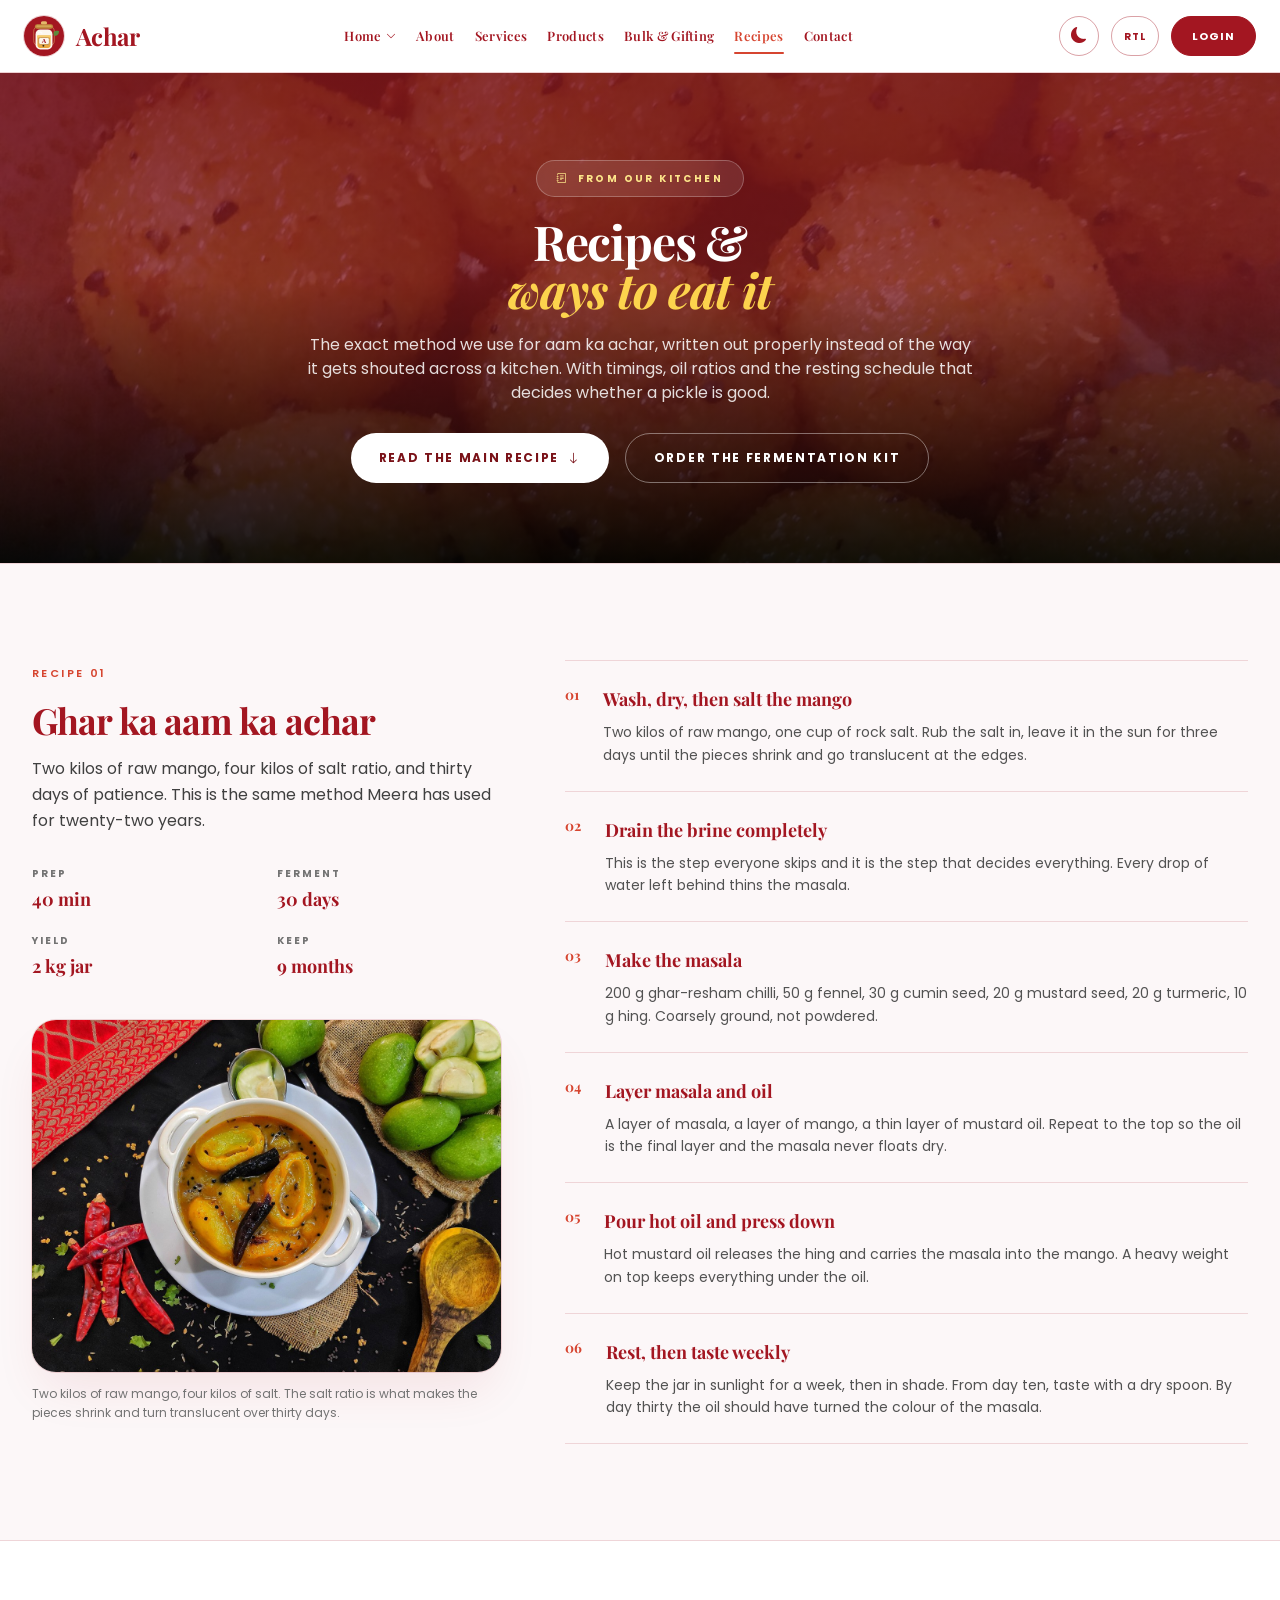
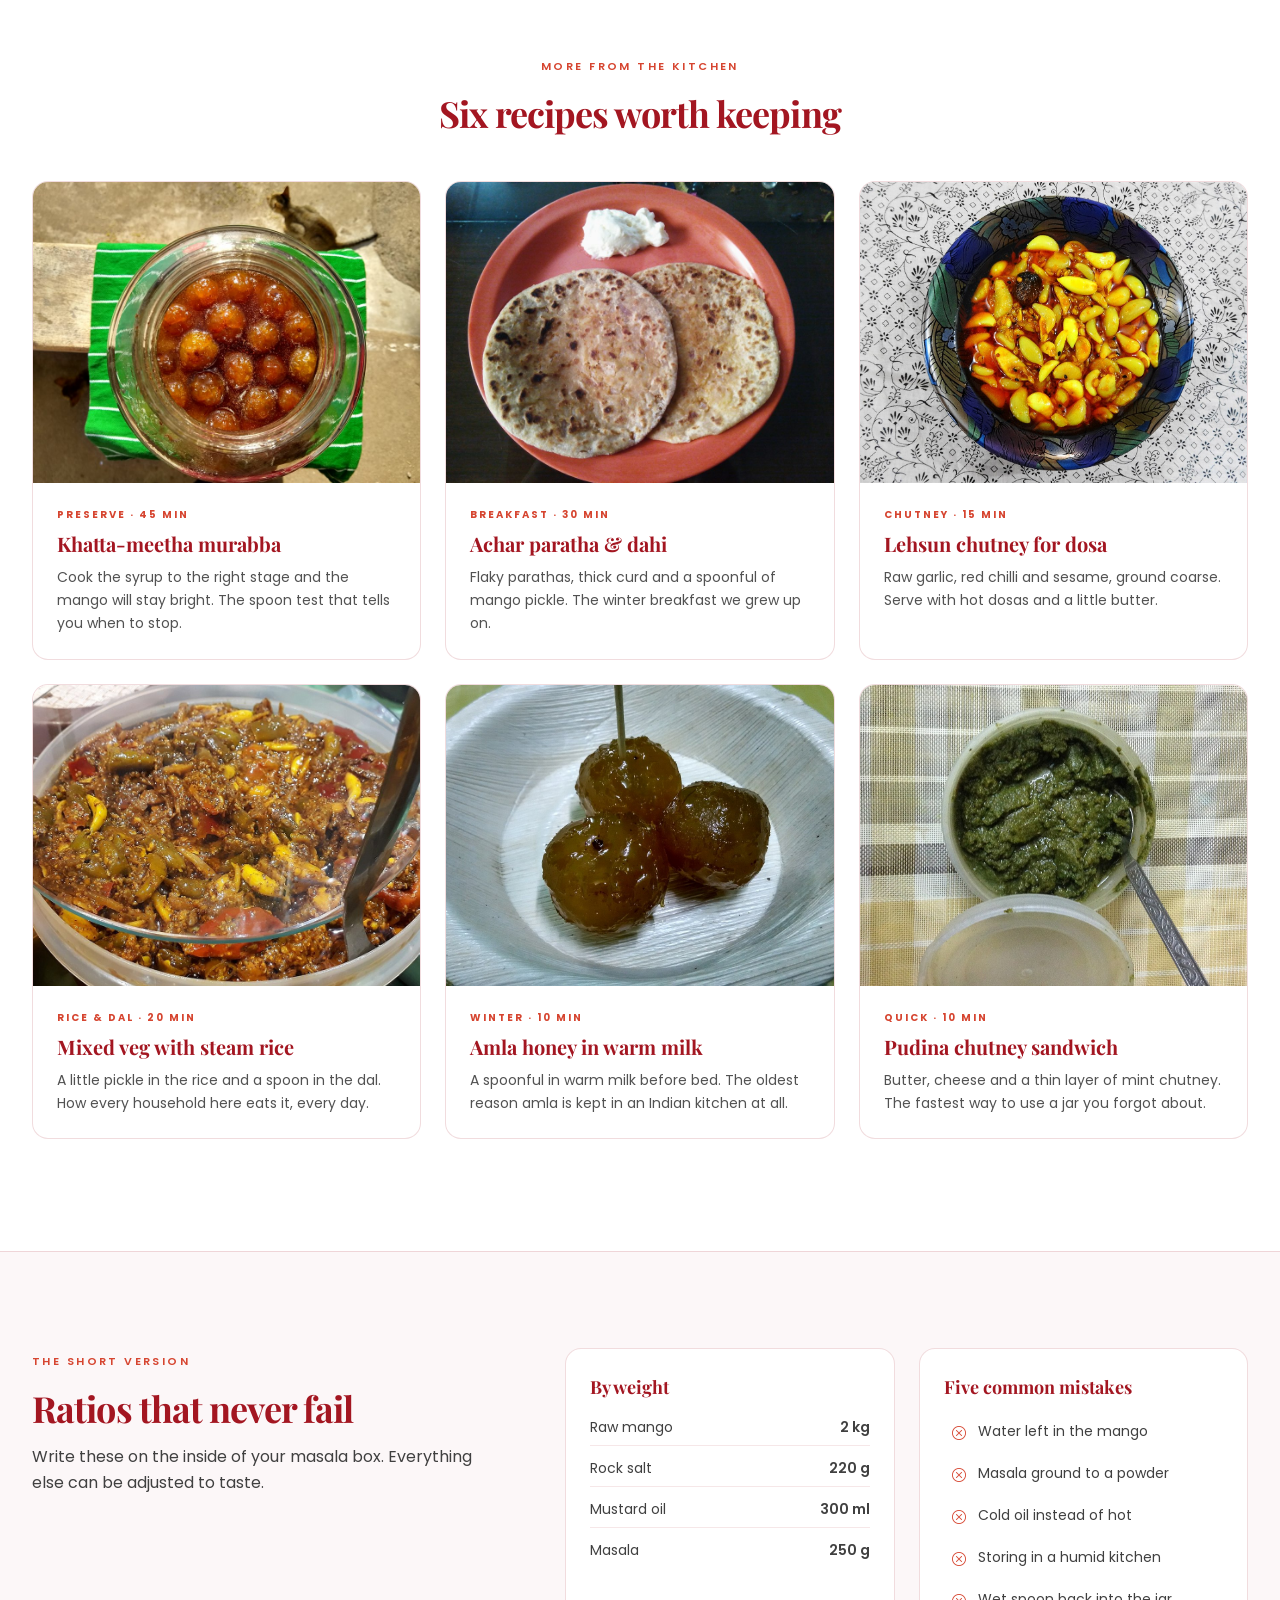
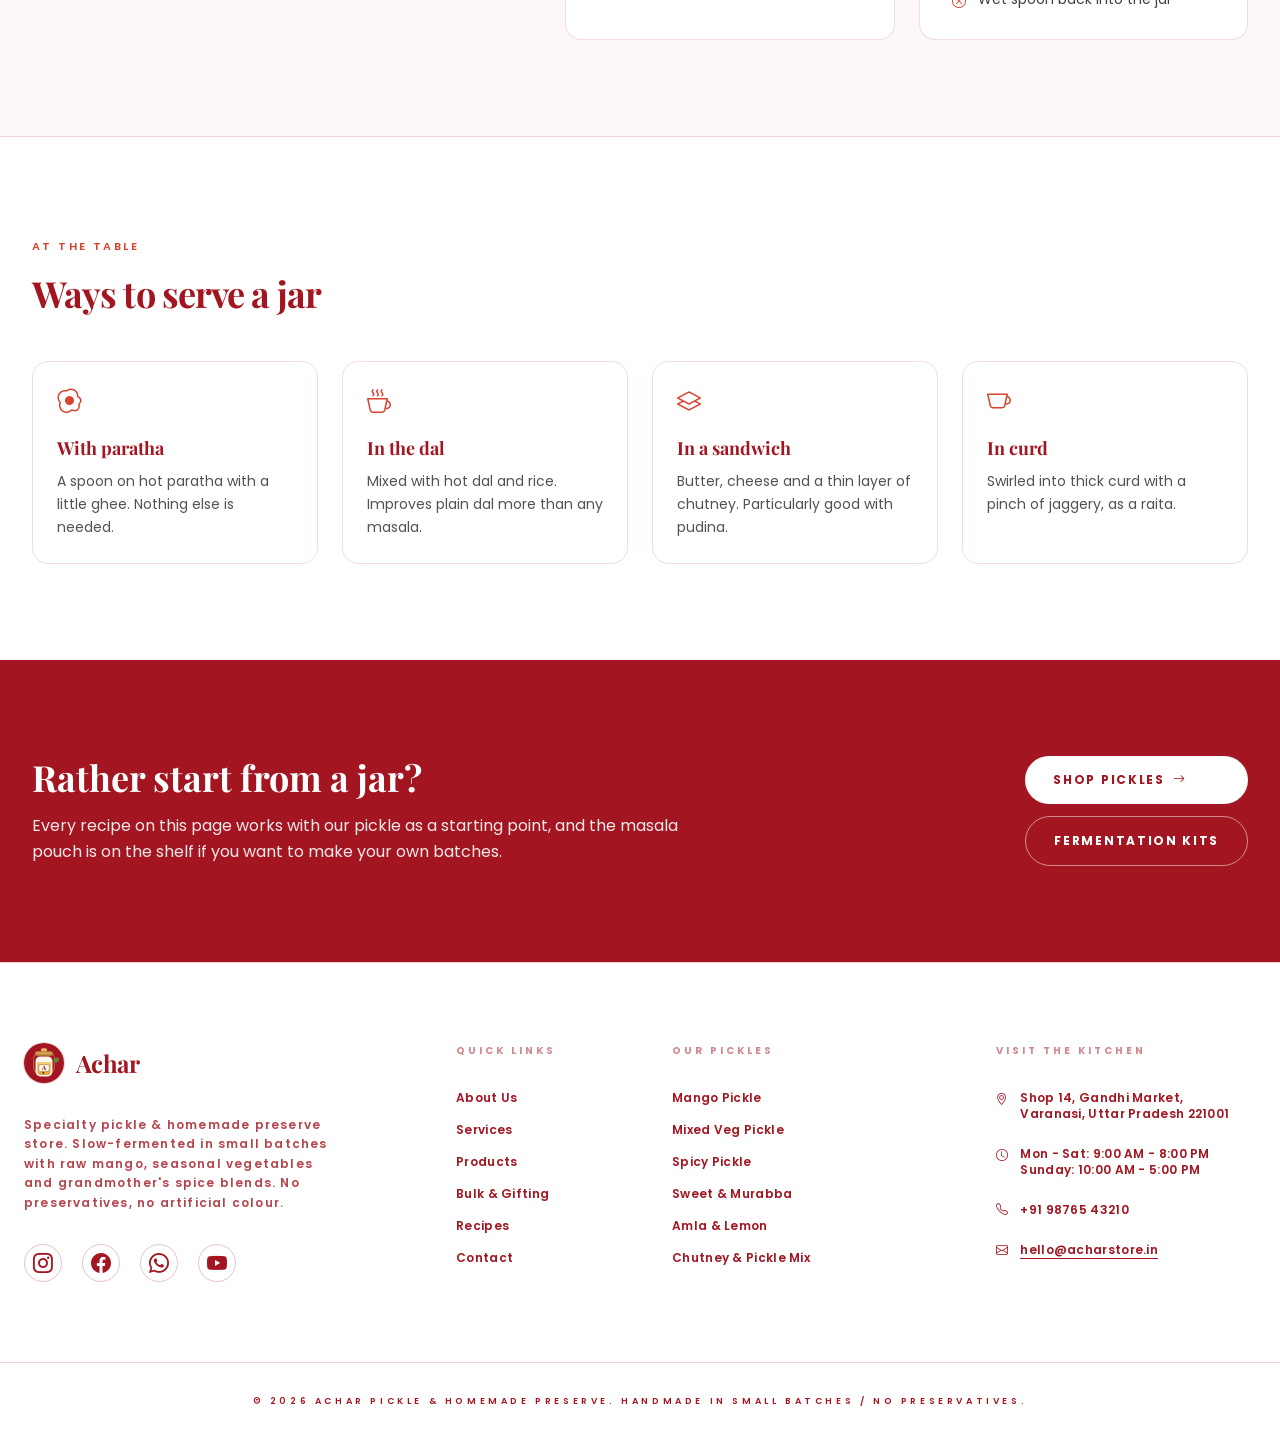
<file: recipes.html>
<!DOCTYPE html>
<html lang="en">

<head>
  <meta charset="UTF-8">
  <meta name="viewport" content="width=device-width, initial-scale=1.0">
  <title>Recipes | Achar &mdash; Specialty Pickle &amp; Homemade Preserve Store</title>
  <meta name="description"
    content="How to make aam ka achar at home, plus khatta-meetha murabba, achar paratha and everyday ways to serve pickle.">
  <link rel="icon" href="images/logo.svg">
  <script src="tailwind.js"></script>
  <script>
    tailwind.config = {
      darkMode: 'class',
      theme: {
        extend: {
          fontFamily: {
            sans: ['Poppins', 'ui-sans-serif', 'system-ui'],
            serif: ['Playfair Display', 'ui-serif', 'Georgia'],
          },
          colors: {
            brand: {
              DEFAULT: '#A31621',
              deep: '#7A1218',
              soft: '#D64530',
            },
          },
        },
      },
    }
  </script>
  <link rel="stylesheet" href="https://cdn.jsdelivr.net/npm/bootstrap-icons@1.11.3/font/bootstrap-icons.min.css">
  <link rel="stylesheet" href="navbar.css">
  <link rel="stylesheet" href="footer.css">
  <link rel="preconnect" href="https://fonts.googleapis.com">
  <link rel="preconnect" href="https://fonts.gstatic.com" crossorigin>
  <link
    href="https://fonts.googleapis.com/css2?family=Playfair+Display:ital,wght@0,400;0,500;0,600;0,700;0,800;1,400;1,700&family=Poppins:wght@300;400;500;600;700&display=swap"
    rel="stylesheet">
  <style>
    .rtl {
      direction: rtl;
    }

    [dir="rtl"] .title {
      margin-right: 20px !important;
    }

    :root {
      --home-bg: #ffffff;
      --text-color: #a31621;
    }

    [data-theme="dark"] {
      --home-bg: #000000;
      --text-color: #ffffff;
    }

    body {
      background-color: var(--home-bg) !important;
      color: var(--text-color);
      transition: background-color 0.4s ease, color 0.4s ease;
    }
  </style>
  <script>
    (function () {
      const t = localStorage.getItem('theme') || 'light';
      const html = document.documentElement;
      html.setAttribute('data-theme', t);
      html.classList.toggle('dark', t === 'dark');
    })();
  </script>
</head>

<body class="font-sans bg-white text-brand dark:bg-black dark:text-white">
  <div id="navbar"></div>

  <main>
    <!-- ============ 1. HERO (full-bleed bg image) ============ -->
    <section class="relative isolate flex min-h-[320px] items-center overflow-hidden bg-brand-deep sm:min-h-[360px] lg:min-h-[400px]">
      <img src="images/hero-amla-achar.jpg" alt="" aria-hidden="true" width="1920" height="1080"
        class="absolute inset-0 -z-20 h-full w-full object-cover" />
      <div class="absolute inset-0 -z-10 bg-gradient-to-b from-brand-deep/90 via-brand-deep/75 to-black/90"></div>

      <div class="mx-auto w-full max-w-4xl px-5 pt-28 pb-14 text-center sm:px-6 sm:pt-32 sm:pb-16 lg:pt-40 lg:pb-20">
        <span class="inline-flex items-center gap-2 rounded-full border border-white/25 bg-white/10 px-5 py-2.5 font-sans text-[10px] font-bold uppercase tracking-[0.24em] text-amber-200 backdrop-blur">
          <i class="bi bi-journal-text"></i> From our kitchen
        </span>

        <h1 class="mt-5 font-serif text-3xl font-bold leading-[1.05] tracking-tight text-white sm:text-4xl lg:text-5xl">
          Recipes &amp;<br /><span class="italic text-amber-300">ways to eat it</span>
        </h1>

        <p class="mx-auto mt-5 max-w-2xl text-sm leading-relaxed text-white/85 sm:text-base">
          The exact method we use for aam ka achar, written out properly instead of the
          way it gets shouted across a kitchen. With timings, oil ratios and the resting
          schedule that decides whether a pickle is good.
        </p>

        <div class="mt-7 flex flex-wrap justify-center gap-3 sm:gap-4">
          <a href="#featured"
            class="inline-flex items-center gap-2 rounded-full bg-white px-7 py-4 font-sans text-xs font-bold uppercase tracking-[0.14em] text-brand-deep transition hover:-translate-y-0.5 hover:bg-amber-300">
            Read the main recipe <i class="bi bi-arrow-down"></i>
          </a>
          <a href="services.html"
            class="inline-flex items-center gap-2 rounded-full border border-white/40 px-7 py-4 font-sans text-xs font-bold uppercase tracking-[0.14em] text-white transition hover:bg-white/10">
            Order the fermentation kit
          </a>
        </div>
      </div>
    </section>

    <!-- ============ 2. FEATURED RECIPE ============ -->
    <section class="scroll-mt-28 border-y border-brand/15 bg-brand/[0.03] py-16 sm:py-20 lg:py-24 dark:border-white/10 dark:bg-white/[0.02]" id="featured">
      <div class="mx-auto max-w-7xl px-5 sm:px-6 lg:px-8">
        <div class="grid gap-12 lg:grid-cols-12 lg:gap-16">
          <div class="lg:col-span-5">
            <span class="font-sans text-[11px] font-semibold uppercase tracking-[0.22em] text-brand-soft dark:text-red-300">Recipe 01</span>
            <h2 class="mt-4 font-serif text-3xl font-bold leading-tight tracking-tight sm:text-4xl dark:text-white">
              Ghar ka aam ka achar
            </h2>
            <p class="mt-4 text-base leading-relaxed text-neutral-700 dark:text-neutral-300">
              Two kilos of raw mango, four kilos of salt ratio, and thirty days of
              patience. This is the same method Meera has used for twenty-two years.
            </p>

            <dl class="mt-8 grid grid-cols-2 gap-5">
              <div>
                <dt class="font-sans text-[10px] font-bold uppercase tracking-[0.2em] text-neutral-500 dark:text-neutral-400">Prep</dt>
                <dd class="mt-1 font-serif text-lg font-bold dark:text-white">40 min</dd>
              </div>
              <div>
                <dt class="font-sans text-[10px] font-bold uppercase tracking-[0.2em] text-neutral-500 dark:text-neutral-400">Ferment</dt>
                <dd class="mt-1 font-serif text-lg font-bold dark:text-white">30 days</dd>
              </div>
              <div>
                <dt class="font-sans text-[10px] font-bold uppercase tracking-[0.2em] text-neutral-500 dark:text-neutral-400">Yield</dt>
                <dd class="mt-1 font-serif text-lg font-bold dark:text-white">2 kg jar</dd>
              </div>
              <div>
                <dt class="font-sans text-[10px] font-bold uppercase tracking-[0.2em] text-neutral-500 dark:text-neutral-400">Keep</dt>
                <dd class="mt-1 font-serif text-lg font-bold dark:text-white">9 months</dd>
              </div>
            </dl>

            <figure class="mt-10">
              <img src="images/recipe-aam-achar-process.jpg" alt="Amba khatta, raw mango pieces salted and left to pickle in oil" width="1200"
                height="900" loading="lazy"
                class="aspect-[4/3] w-full rounded-3xl object-cover shadow-2xl shadow-brand/10 ring-1 ring-brand/15 transition duration-500 hover:scale-[1.02] hover:shadow-brand/20 dark:ring-white/10" />
              <figcaption class="mt-3 font-sans text-xs leading-relaxed text-neutral-500 dark:text-neutral-400">
                Two kilos of raw mango, four kilos of salt. The salt ratio is what makes the
                pieces shrink and turn translucent over thirty days.
              </figcaption>
            </figure>
          </div>

          <div class="lg:col-span-7">
            <ol class="divide-y divide-brand/15 border-y border-brand/15 dark:divide-white/10 dark:border-white/10">
              <li class="flex gap-6 py-6">
                <span class="font-serif text-sm font-bold text-brand-soft dark:text-red-300">01</span>
                <div>
                  <h3 class="font-serif text-lg font-bold dark:text-white">Wash, dry, then salt the mango</h3>
                  <p class="mt-2 text-sm leading-relaxed text-neutral-600 dark:text-neutral-400">
                    Two kilos of raw mango, one cup of rock salt. Rub the salt in, leave it
                    in the sun for three days until the pieces shrink and go translucent
                    at the edges.
                  </p>
                </div>
              </li>
              <li class="flex gap-6 py-6">
                <span class="font-serif text-sm font-bold text-brand-soft dark:text-red-300">02</span>
                <div>
                  <h3 class="font-serif text-lg font-bold dark:text-white">Drain the brine completely</h3>
                  <p class="mt-2 text-sm leading-relaxed text-neutral-600 dark:text-neutral-400">
                    This is the step everyone skips and it is the step that decides
                    everything. Every drop of water left behind thins the masala.
                  </p>
                </div>
              </li>
              <li class="flex gap-6 py-6">
                <span class="font-serif text-sm font-bold text-brand-soft dark:text-red-300">03</span>
                <div>
                  <h3 class="font-serif text-lg font-bold dark:text-white">Make the masala</h3>
                  <p class="mt-2 text-sm leading-relaxed text-neutral-600 dark:text-neutral-400">
                    200 g ghar-resham chilli, 50 g fennel, 30 g cumin seed, 20 g mustard
                    seed, 20 g turmeric, 10 g hing. Coarsely ground, not powdered.
                  </p>
                </div>
              </li>
              <li class="flex gap-6 py-6">
                <span class="font-serif text-sm font-bold text-brand-soft dark:text-red-300">04</span>
                <div>
                  <h3 class="font-serif text-lg font-bold dark:text-white">Layer masala and oil</h3>
                  <p class="mt-2 text-sm leading-relaxed text-neutral-600 dark:text-neutral-400">
                    A layer of masala, a layer of mango, a thin layer of mustard oil.
                    Repeat to the top so the oil is the final layer and the masala never
                    floats dry.
                  </p>
                </div>
              </li>
              <li class="flex gap-6 py-6">
                <span class="font-serif text-sm font-bold text-brand-soft dark:text-red-300">05</span>
                <div>
                  <h3 class="font-serif text-lg font-bold dark:text-white">Pour hot oil and press down</h3>
                  <p class="mt-2 text-sm leading-relaxed text-neutral-600 dark:text-neutral-400">
                    Hot mustard oil releases the hing and carries the masala into the
                    mango. A heavy weight on top keeps everything under the oil.
                  </p>
                </div>
              </li>
              <li class="flex gap-6 py-6">
                <span class="font-serif text-sm font-bold text-brand-soft dark:text-red-300">06</span>
                <div>
                  <h3 class="font-serif text-lg font-bold dark:text-white">Rest, then taste weekly</h3>
                  <p class="mt-2 text-sm leading-relaxed text-neutral-600 dark:text-neutral-400">
                    Keep the jar in sunlight for a week, then in shade. From day ten,
                    taste with a dry spoon. By day thirty the oil should have turned the
                    colour of the masala.
                  </p>
                </div>
              </li>
            </ol>
          </div>
        </div>
      </div>
    </section>

    <!-- ============ 3. MORE RECIPES ============ -->
    <section class="bg-white py-16 sm:py-20 lg:py-28 dark:bg-black">
      <div class="mx-auto max-w-7xl px-5 sm:px-6 lg:px-8">
        <div class="mx-auto max-w-2xl text-center">
          <span class="font-sans text-[11px] font-semibold uppercase tracking-[0.22em] text-brand-soft dark:text-red-300">More from the kitchen</span>
          <h2 class="mt-4 font-serif text-3xl font-bold leading-tight tracking-tight sm:text-4xl dark:text-white">
            Six recipes worth keeping
          </h2>
        </div>

        <div class="mt-12 grid gap-6 sm:grid-cols-2 lg:grid-cols-3">
          <article class="flex flex-col overflow-hidden rounded-2xl border border-brand/15 bg-white transition duration-300 hover:-translate-y-1.5 hover:border-brand-soft hover:shadow-2xl hover:shadow-brand/10 dark:border-white/10 dark:bg-neutral-900">
            <img src="images/recipe-murabba.jpg" alt="Khatta meetha mango murabba" width="900" height="700" loading="lazy"
              class="aspect-[9/7] w-full object-cover" />
            <div class="flex flex-1 flex-col p-6">
              <p class="font-sans text-[10px] font-bold uppercase tracking-[0.2em] text-brand-soft dark:text-red-300">Preserve &middot; 45 min</p>
              <h3 class="mt-2 font-serif text-xl font-bold dark:text-white">Khatta-meetha murabba</h3>
              <p class="mt-2 flex-1 text-sm leading-relaxed text-neutral-600 dark:text-neutral-400">
                Cook the syrup to the right stage and the mango will stay bright. The
                spoon test that tells you when to stop.
              </p>
            </div>
          </article>

          <article class="flex flex-col overflow-hidden rounded-2xl border border-brand/15 bg-white transition duration-300 hover:-translate-y-1.5 hover:border-brand-soft hover:shadow-2xl hover:shadow-brand/10 dark:border-white/10 dark:bg-neutral-900">
            <img src="images/recipe-paratha.jpg" alt="Achar paratha with dahi" width="900" height="700" loading="lazy"
              class="aspect-[9/7] w-full object-cover" />
            <div class="flex flex-1 flex-col p-6">
              <p class="font-sans text-[10px] font-bold uppercase tracking-[0.2em] text-brand-soft dark:text-red-300">Breakfast &middot; 30 min</p>
              <h3 class="mt-2 font-serif text-xl font-bold dark:text-white">Achar paratha &amp; dahi</h3>
              <p class="mt-2 flex-1 text-sm leading-relaxed text-neutral-600 dark:text-neutral-400">
                Flaky parathas, thick curd and a spoonful of mango pickle. The winter
                breakfast we grew up on.
              </p>
            </div>
          </article>

          <article class="flex flex-col overflow-hidden rounded-2xl border border-brand/15 bg-white transition duration-300 hover:-translate-y-1.5 hover:border-brand-soft hover:shadow-2xl hover:shadow-brand/10 dark:border-white/10 dark:bg-neutral-900">
            <img src="images/pickle-spicy-lehsun.jpg" alt="Garlic chutney for dosa and chapati" width="900" height="900" loading="lazy"
              class="aspect-[9/7] w-full object-cover" />
            <div class="flex flex-1 flex-col p-6">
              <p class="font-sans text-[10px] font-bold uppercase tracking-[0.2em] text-brand-soft dark:text-red-300">Chutney &middot; 15 min</p>
              <h3 class="mt-2 font-serif text-xl font-bold dark:text-white">Lehsun chutney for dosa</h3>
              <p class="mt-2 flex-1 text-sm leading-relaxed text-neutral-600 dark:text-neutral-400">
                Raw garlic, red chilli and sesame, ground coarse. Serve with hot dosas
                and a little butter.
              </p>
            </div>
          </article>

          <article class="flex flex-col overflow-hidden rounded-2xl border border-brand/15 bg-white transition duration-300 hover:-translate-y-1.5 hover:border-brand-soft hover:shadow-2xl hover:shadow-brand/10 dark:border-white/10 dark:bg-neutral-900">
            <img src="images/pickle-mixed-veg.jpg" alt="Mixed veg pickle with steamed rice" width="900" height="900" loading="lazy"
              class="aspect-[9/7] w-full object-cover" />
            <div class="flex flex-1 flex-col p-6">
              <p class="font-sans text-[10px] font-bold uppercase tracking-[0.2em] text-brand-soft dark:text-red-300">Rice &amp; dal &middot; 20 min</p>
              <h3 class="mt-2 font-serif text-xl font-bold dark:text-white">Mixed veg with steam rice</h3>
              <p class="mt-2 flex-1 text-sm leading-relaxed text-neutral-600 dark:text-neutral-400">
                A little pickle in the rice and a spoon in the dal. How every household
                here eats it, every day.
              </p>
            </div>
          </article>

          <article class="flex flex-col overflow-hidden rounded-2xl border border-brand/15 bg-white transition duration-300 hover:-translate-y-1.5 hover:border-brand-soft hover:shadow-2xl hover:shadow-brand/10 dark:border-white/10 dark:bg-neutral-900">
            <img src="images/pickle-amla-honey.jpg" alt="Amla honey preserve with warm milk" width="900" height="900" loading="lazy"
              class="aspect-[9/7] w-full object-cover" />
            <div class="flex flex-1 flex-col p-6">
              <p class="font-sans text-[10px] font-bold uppercase tracking-[0.2em] text-brand-soft dark:text-red-300">Winter &middot; 10 min</p>
              <h3 class="mt-2 font-serif text-xl font-bold dark:text-white">Amla honey in warm milk</h3>
              <p class="mt-2 text-sm leading-relaxed text-neutral-600 dark:text-neutral-400">
                A spoonful in warm milk before bed. The oldest reason amla is kept in an
                Indian kitchen at all.
              </p>
            </div>
          </article>

          <article class="flex flex-col overflow-hidden rounded-2xl border border-brand/15 bg-white transition duration-300 hover:-translate-y-1.5 hover:border-brand-soft hover:shadow-2xl hover:shadow-brand/10 dark:border-white/10 dark:bg-neutral-900">
            <img src="images/pickle-chutney-pudina.jpg" alt="Pudina chutney with sandwiches" width="900" height="900" loading="lazy"
              class="aspect-[9/7] w-full object-cover" />
            <div class="flex flex-1 flex-col p-6">
              <p class="font-sans text-[10px] font-bold uppercase tracking-[0.2em] text-brand-soft dark:text-red-300">Quick &middot; 10 min</p>
              <h3 class="mt-2 font-serif text-xl font-bold dark:text-white">Pudina chutney sandwich</h3>
              <p class="mt-2 text-sm leading-relaxed text-neutral-600 dark:text-neutral-400">
                Butter, cheese and a thin layer of mint chutney. The fastest way to use a
                jar you forgot about.
              </p>
            </div>
          </article>
        </div>
      </div>
    </section>

    <!-- ============ 4. RATIOS & MISTAKES ============ -->
    <section class="border-y border-brand/15 bg-brand/[0.03] py-16 sm:py-20 lg:py-24 dark:border-white/10 dark:bg-white/[0.02]">
      <div class="mx-auto max-w-7xl px-5 sm:px-6 lg:px-8">
        <div class="grid items-start gap-12 lg:grid-cols-12 lg:gap-16">
          <div class="lg:col-span-5">
            <span class="font-sans text-[11px] font-semibold uppercase tracking-[0.22em] text-brand-soft dark:text-red-300">The short version</span>
            <h2 class="mt-4 font-serif text-3xl font-bold leading-tight tracking-tight sm:text-4xl dark:text-white">
              Ratios that never fail
            </h2>
            <p class="mt-4 text-base leading-relaxed text-neutral-700 dark:text-neutral-300">
              Write these on the inside of your masala box. Everything else can be
              adjusted to taste.
            </p>
          </div>

          <div class="grid gap-6 sm:grid-cols-2 lg:col-span-7">
            <div class="group rounded-2xl border border-brand/15 bg-white p-6 transition duration-300 hover:-translate-y-1.5 hover:border-brand-soft hover:shadow-2xl hover:shadow-brand/10 dark:border-white/10 dark:bg-neutral-900">
              <h3 class="font-serif text-lg font-bold dark:text-white">By weight</h3>
              <ul class="mt-4 space-y-3 text-sm text-neutral-700 dark:text-neutral-300">
                <li class="flex justify-between border-b border-brand/10 pb-2 dark:border-white/10"><span>Raw mango</span><span class="font-semibold">2 kg</span></li>
                <li class="flex justify-between border-b border-brand/10 pb-2 dark:border-white/10"><span>Rock salt</span><span class="font-semibold">220 g</span></li>
                <li class="flex justify-between border-b border-brand/10 pb-2 dark:border-white/10"><span>Mustard oil</span><span class="font-semibold">300 ml</span></li>
                <li class="flex justify-between"><span>Masala</span><span class="font-semibold">250 g</span></li>
              </ul>
            </div>

            <div class="group rounded-2xl border border-brand/15 bg-white p-6 transition duration-300 hover:-translate-y-1.5 hover:border-brand-soft hover:shadow-2xl hover:shadow-brand/10 dark:border-white/10 dark:bg-neutral-900">
              <h3 class="font-serif text-lg font-bold dark:text-white">Five common mistakes</h3>
              <ul class="mt-4 space-y-3 text-sm text-neutral-700 dark:text-neutral-300">
                <li class="flex gap-3 rounded-lg px-2 py-1 transition duration-200 hover:translate-x-1 hover:text-brand-soft dark:hover:text-red-300"><i class="bi bi-x-circle mt-0.5 text-brand-soft transition duration-200 dark:text-red-300"></i>Water left in the mango</li>
                <li class="flex gap-3 rounded-lg px-2 py-1 transition duration-200 hover:translate-x-1 hover:text-brand-soft dark:hover:text-red-300"><i class="bi bi-x-circle mt-0.5 text-brand-soft transition duration-200 dark:text-red-300"></i>Masala ground to a powder</li>
                <li class="flex gap-3 rounded-lg px-2 py-1 transition duration-200 hover:translate-x-1 hover:text-brand-soft dark:hover:text-red-300"><i class="bi bi-x-circle mt-0.5 text-brand-soft transition duration-200 dark:text-red-300"></i>Cold oil instead of hot</li>
                <li class="flex gap-3 rounded-lg px-2 py-1 transition duration-200 hover:translate-x-1 hover:text-brand-soft dark:hover:text-red-300"><i class="bi bi-x-circle mt-0.5 text-brand-soft transition duration-200 dark:text-red-300"></i>Storing in a humid kitchen</li>
                <li class="flex gap-3 rounded-lg px-2 py-1 transition duration-200 hover:translate-x-1 hover:text-brand-soft dark:hover:text-red-300"><i class="bi bi-x-circle mt-0.5 text-brand-soft transition duration-200 dark:text-red-300"></i>Wet spoon back into the jar</li>
              </ul>
            </div>
          </div>
        </div>
      </div>
    </section>

    <!-- ============ 5. SERVING SUGGESTIONS ============ -->
    <section class="bg-white py-16 sm:py-20 lg:py-24 dark:bg-black">
      <div class="mx-auto max-w-7xl px-5 sm:px-6 lg:px-8">
        <div class="max-w-2xl">
          <span class="font-sans text-[11px] font-semibold uppercase tracking-[0.22em] text-brand-soft dark:text-red-300">At the table</span>
          <h2 class="mt-4 font-serif text-3xl font-bold leading-tight tracking-tight sm:text-4xl dark:text-white">
            Ways to serve a jar
          </h2>
        </div>

        <div class="mt-12 grid gap-6 sm:grid-cols-2 lg:grid-cols-4">
          <div class="group rounded-2xl border border-brand/15 p-6 transition duration-300 hover:-translate-y-1.5 hover:border-brand-soft hover:shadow-2xl hover:shadow-brand/10 dark:border-white/10 dark:bg-neutral-900">
            <i class="bi bi-egg-fried text-2xl text-brand-soft transition duration-300 group-hover:scale-125 group-hover:text-brand dark:text-red-300 dark:group-hover:text-red-400"></i>
            <h3 class="mt-4 font-serif text-lg font-bold dark:text-white">With paratha</h3>
            <p class="mt-2 text-sm leading-relaxed text-neutral-600 dark:text-neutral-400">A spoon on hot paratha with a little ghee. Nothing else is needed.</p>
          </div>
          <div class="group rounded-2xl border border-brand/15 p-6 transition duration-300 hover:-translate-y-1.5 hover:border-brand-soft hover:shadow-2xl hover:shadow-brand/10 dark:border-white/10 dark:bg-neutral-900">
            <i class="bi bi-cup-hot text-2xl text-brand-soft transition duration-300 group-hover:scale-125 group-hover:text-brand dark:text-red-300 dark:group-hover:text-red-400"></i>
            <h3 class="mt-4 font-serif text-lg font-bold dark:text-white">In the dal</h3>
            <p class="mt-2 text-sm leading-relaxed text-neutral-600 dark:text-neutral-400">Mixed with hot dal and rice. Improves plain dal more than any masala.</p>
          </div>
          <div class="group rounded-2xl border border-brand/15 p-6 transition duration-300 hover:-translate-y-1.5 hover:border-brand-soft hover:shadow-2xl hover:shadow-brand/10 dark:border-white/10 dark:bg-neutral-900">
            <i class="bi bi-layers text-2xl text-brand-soft transition duration-300 group-hover:scale-125 group-hover:text-brand dark:text-red-300 dark:group-hover:text-red-400"></i>
            <h3 class="mt-4 font-serif text-lg font-bold dark:text-white">In a sandwich</h3>
            <p class="mt-2 text-sm leading-relaxed text-neutral-600 dark:text-neutral-400">Butter, cheese and a thin layer of chutney. Particularly good with pudina.</p>
          </div>
          <div class="group rounded-2xl border border-brand/15 p-6 transition duration-300 hover:-translate-y-1.5 hover:border-brand-soft hover:shadow-2xl hover:shadow-brand/10 dark:border-white/10 dark:bg-neutral-900">
            <i class="bi bi-cup text-2xl text-brand-soft transition duration-300 group-hover:scale-125 group-hover:text-brand dark:text-red-300 dark:group-hover:text-red-400"></i>
            <h3 class="mt-4 font-serif text-lg font-bold dark:text-white">In curd</h3>
            <p class="mt-2 text-sm leading-relaxed text-neutral-600 dark:text-neutral-400">Swirled into thick curd with a pinch of jaggery, as a raita.</p>
          </div>
        </div>
      </div>
    </section>

    <!-- ============ 6. CLOSING CTA ============ -->
    <section class="bg-brand py-16 text-white sm:py-20 lg:py-24 dark:bg-brand-deep">
      <div class="mx-auto max-w-7xl px-5 sm:px-6 lg:px-8">
        <div class="flex flex-col items-center gap-8 text-center lg:flex-row lg:justify-between lg:text-start">
          <div class="max-w-2xl">
            <h2 class="font-serif text-3xl font-bold leading-tight sm:text-4xl">Rather start from a jar?</h2>
            <p class="mt-4 text-base leading-relaxed text-white/90">
              Every recipe on this page works with our pickle as a starting point, and
              the masala pouch is on the shelf if you want to make your own batches.
            </p>
          </div>
          <div class="flex flex-wrap justify-center gap-3 lg:flex-none lg:flex-col">
            <a href="products.html"
              class="inline-flex items-center gap-2 rounded-full bg-white px-7 py-4 font-sans text-xs font-bold uppercase tracking-[0.14em] text-brand transition hover:-translate-y-0.5 hover:bg-amber-300 hover:text-brand-deep">
              Shop pickles <i class="bi bi-arrow-right"></i>
            </a>
            <a href="services.html"
              class="inline-flex items-center justify-center gap-2 rounded-full border border-white/50 px-7 py-4 font-sans text-xs font-bold uppercase tracking-[0.14em] transition hover:bg-white/10">
              Fermentation kits
            </a>
          </div>
        </div>
      </div>
    </section>
  </main>

  <div id="footer"></div>

  <script src="navbar.js"></script>
  <script src="footer.js"></script>
</body>

</html>
</file>
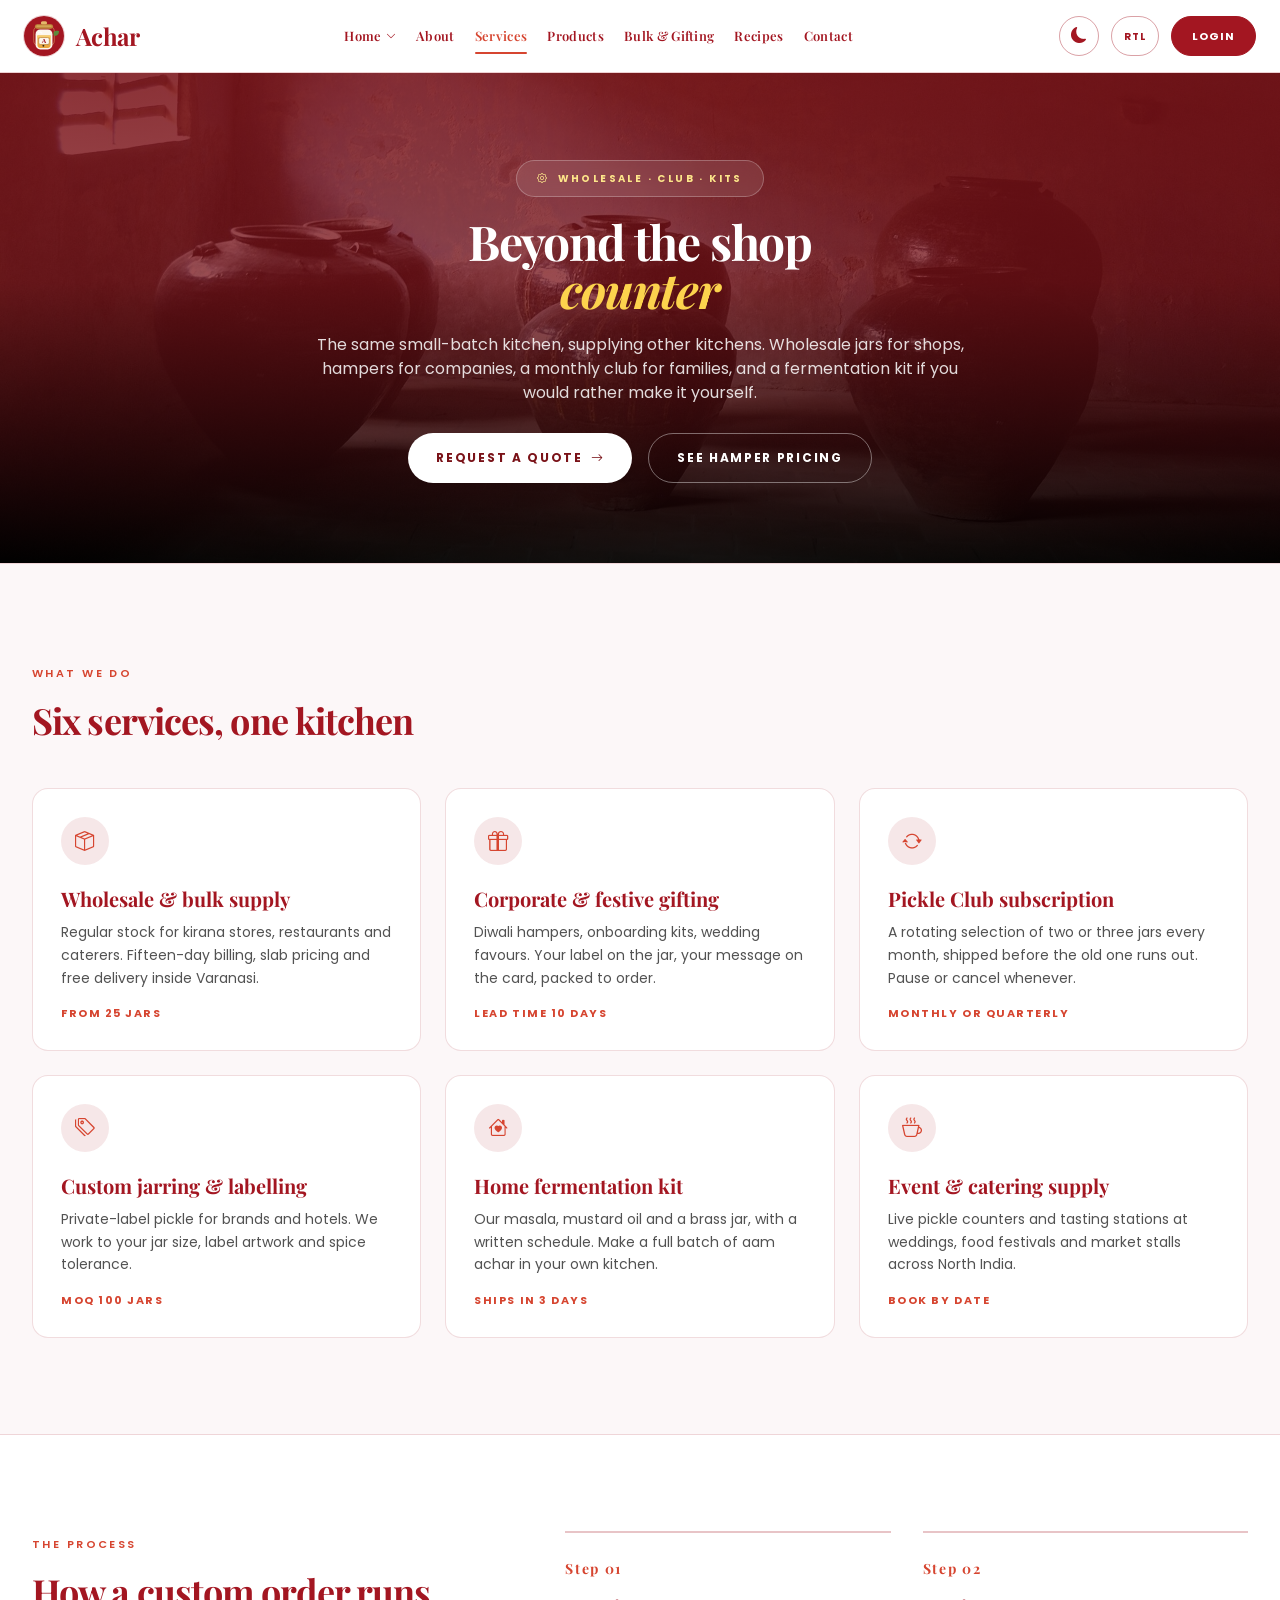
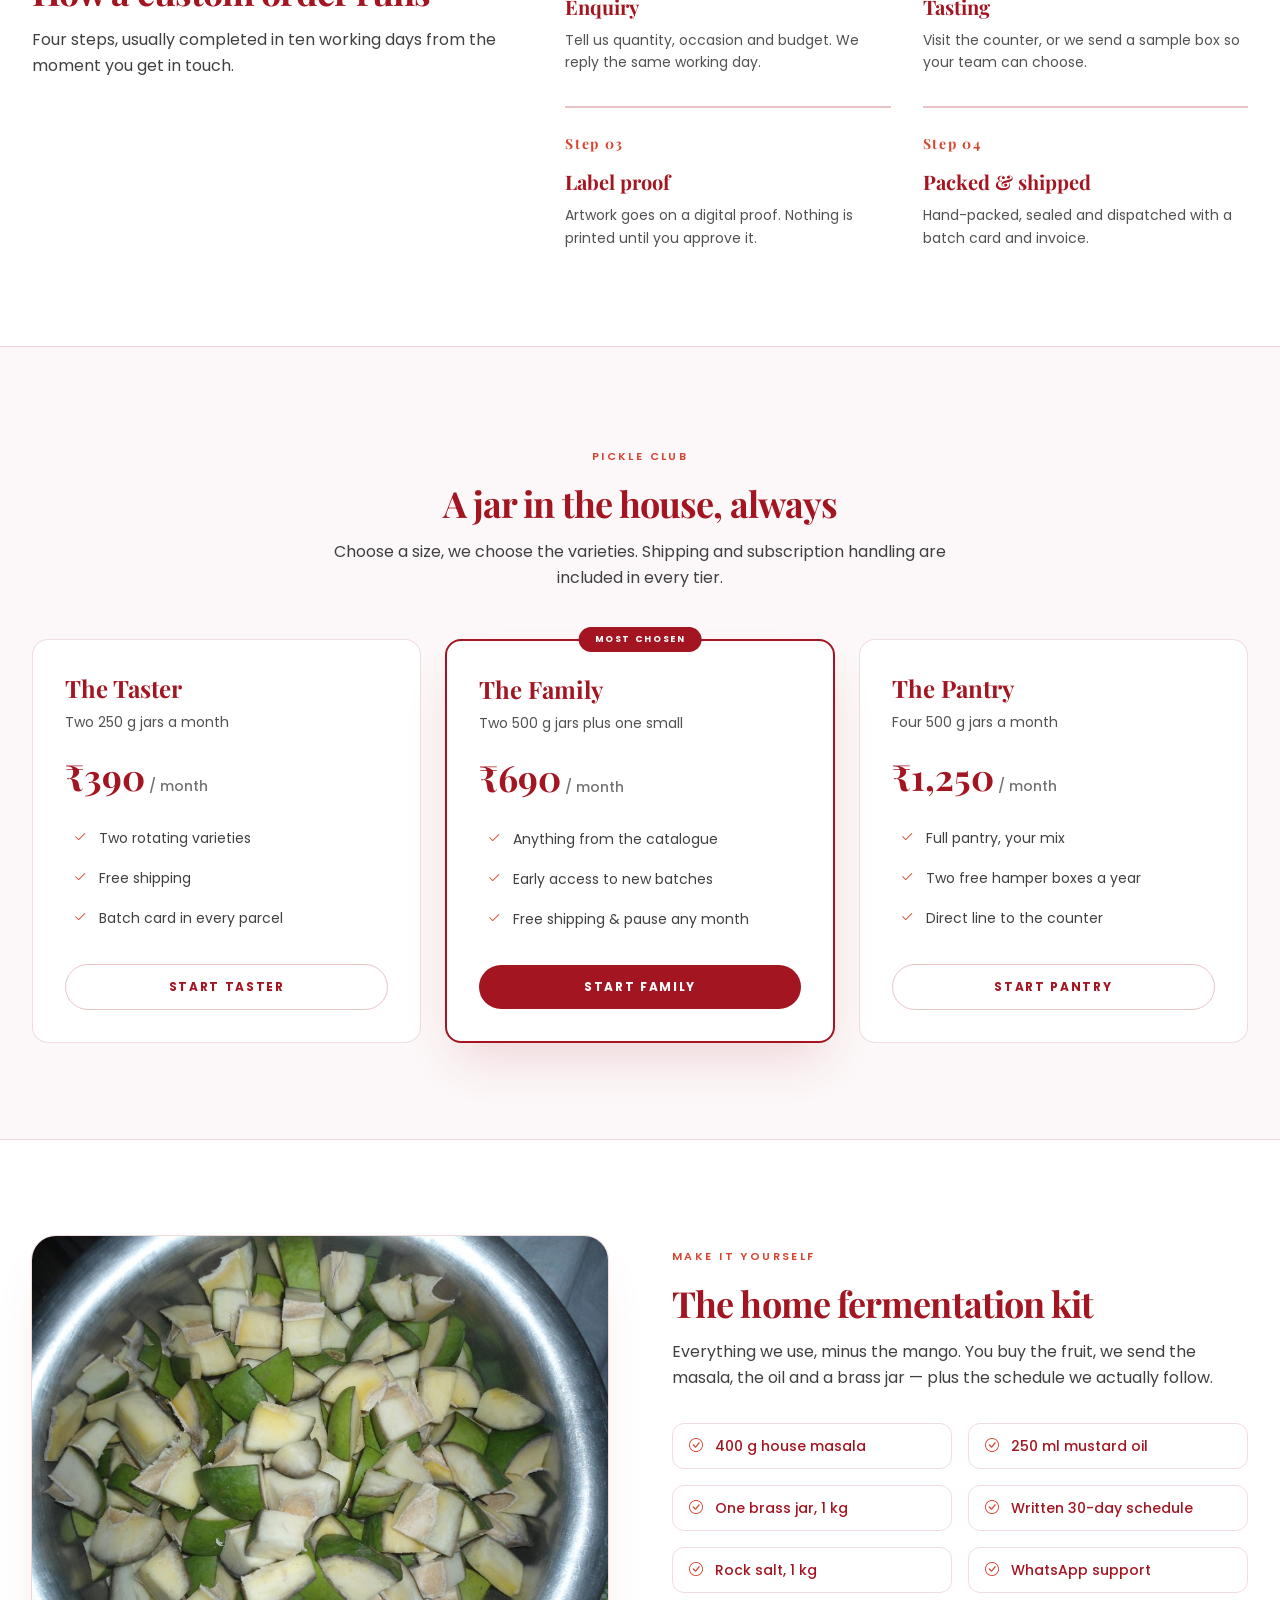
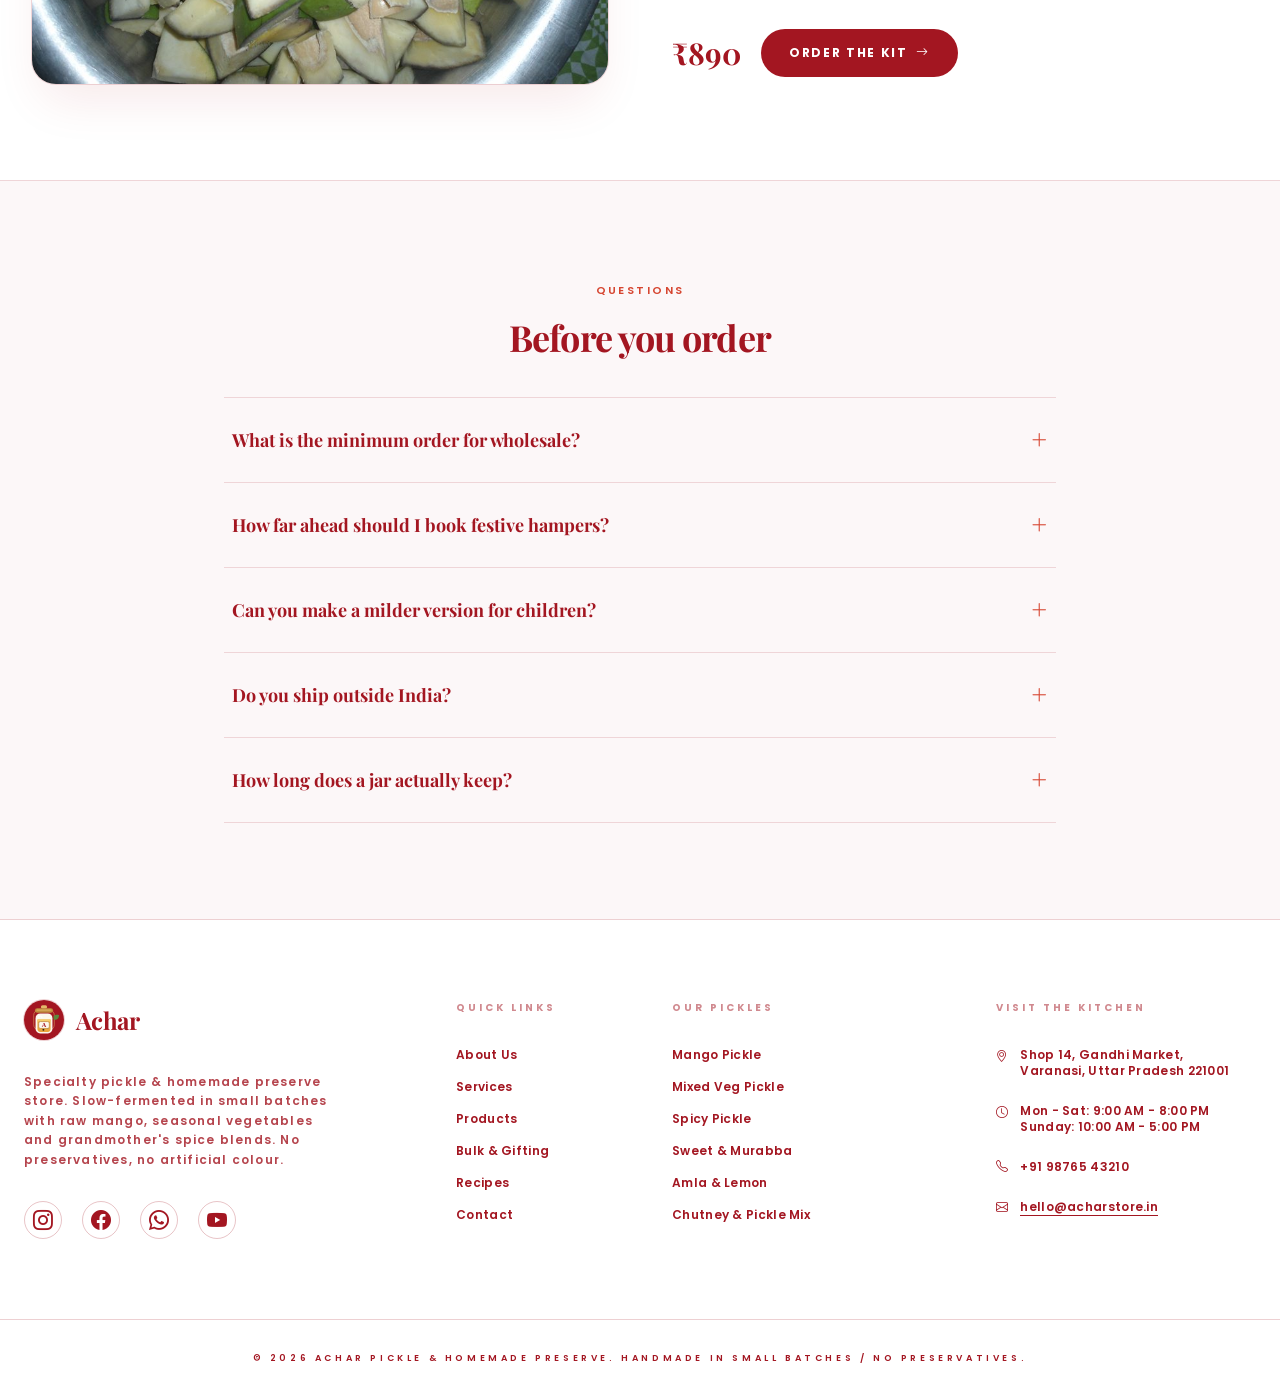
<file: services.html>
<!DOCTYPE html>
<html lang="en">

<head>
  <meta charset="UTF-8">
  <meta name="viewport" content="width=device-width, initial-scale=1.0">
  <title>Services | Achar &mdash; Specialty Pickle &amp; Homemade Preserve Store</title>
  <meta name="description"
    content="Bulk supply, corporate gifting, monthly Pickle Club subscriptions, custom jarring, home fermentation kits and event catering from Achar.">
  <link rel="icon" href="images/logo.svg">
  <script src="tailwind.js"></script>
  <script>
    tailwind.config = {
      darkMode: 'class',
      theme: {
        extend: {
          fontFamily: {
            sans: ['Poppins', 'ui-sans-serif', 'system-ui'],
            serif: ['Playfair Display', 'ui-serif', 'Georgia'],
          },
          colors: {
            brand: {
              DEFAULT: '#A31621',
              deep: '#7A1218',
              soft: '#D64530',
            },
          },
        },
      },
    }
  </script>
  <link rel="stylesheet" href="https://cdn.jsdelivr.net/npm/bootstrap-icons@1.11.3/font/bootstrap-icons.min.css">
  <link rel="stylesheet" href="navbar.css">
  <link rel="stylesheet" href="footer.css">
  <link rel="preconnect" href="https://fonts.googleapis.com">
  <link rel="preconnect" href="https://fonts.gstatic.com" crossorigin>
  <link
    href="https://fonts.googleapis.com/css2?family=Playfair+Display:ital,wght@0,400;0,500;0,600;0,700;0,800;1,400;1,700&family=Poppins:wght@300;400;500;600;700&display=swap"
    rel="stylesheet">
  <style>
    .rtl {
      direction: rtl;
    }

    [dir="rtl"] .title {
      margin-right: 20px !important;
    }

    :root {
      --home-bg: #ffffff;
      --text-color: #a31621;
    }

    [data-theme="dark"] {
      --home-bg: #000000;
      --text-color: #ffffff;
    }

    body {
      background-color: var(--home-bg) !important;
      color: var(--text-color);
      transition: background-color 0.4s ease, color 0.4s ease;
    }
  </style>
  <script>
    (function () {
      const t = localStorage.getItem('theme') || 'light';
      const html = document.documentElement;
      html.setAttribute('data-theme', t);
      html.classList.toggle('dark', t === 'dark');
    })();
  </script>
</head>

<body class="font-sans bg-white text-brand dark:bg-black dark:text-white">
  <div id="navbar"></div>

  <main>
    <!-- ============ 1. HERO (full-bleed bg image) ============ -->
    <section class="relative isolate flex min-h-[320px] items-center overflow-hidden bg-brand-deep sm:min-h-[360px] lg:min-h-[400px]">
      <img src="images/hero-pickle-jars.jpg" alt="" aria-hidden="true" width="1920" height="1080"
        class="absolute inset-0 -z-20 h-full w-full object-cover" />
      <div class="absolute inset-0 -z-10 bg-gradient-to-b from-brand-deep/90 via-brand-deep/75 to-black/90"></div>

      <div class="mx-auto w-full max-w-4xl px-5 pt-28 pb-14 text-center sm:px-6 sm:pt-32 sm:pb-16 lg:pt-40 lg:pb-20">
        <span class="inline-flex items-center gap-2 rounded-full border border-white/25 bg-white/10 px-5 py-2.5 font-sans text-[10px] font-bold uppercase tracking-[0.24em] text-amber-200 backdrop-blur">
          <i class="bi bi-gear"></i> Wholesale &middot; Club &middot; Kits
        </span>

        <h1 class="mt-5 font-serif text-3xl font-bold leading-[1.05] tracking-tight text-white sm:text-4xl lg:text-5xl">
          Beyond the shop<br /><span class="italic text-amber-300">counter</span>
        </h1>

        <p class="mx-auto mt-5 max-w-2xl text-sm leading-relaxed text-white/85 sm:text-base">
          The same small-batch kitchen, supplying other kitchens. Wholesale jars for
          shops, hampers for companies, a monthly club for families, and a fermentation
          kit if you would rather make it yourself.
        </p>

        <div class="mt-7 flex flex-wrap justify-center gap-3 sm:gap-4">
          <a href="contact.html"
            class="inline-flex items-center gap-2 rounded-full bg-white px-7 py-4 font-sans text-xs font-bold uppercase tracking-[0.14em] text-brand-deep transition hover:-translate-y-0.5 hover:bg-amber-300">
            Request a quote <i class="bi bi-arrow-right"></i>
          </a>
          <a href="bulk-gifting.html"
            class="inline-flex items-center gap-2 rounded-full border border-white/40 px-7 py-4 font-sans text-xs font-bold uppercase tracking-[0.14em] text-white transition hover:bg-white/10">
            See hamper pricing
          </a>
        </div>
      </div>
    </section>

    <!-- ============ 2. SERVICES GRID ============ -->
    <section class="border-y border-brand/15 bg-brand/[0.03] py-16 sm:py-20 lg:py-24 dark:border-white/10 dark:bg-white/[0.02]">
      <div class="mx-auto max-w-7xl px-5 sm:px-6 lg:px-8">
        <div class="max-w-2xl">
          <span class="font-sans text-[11px] font-semibold uppercase tracking-[0.22em] text-brand-soft dark:text-red-300">
            What we do
          </span>
          <h2 class="mt-4 font-serif text-3xl font-bold leading-tight tracking-tight sm:text-4xl dark:text-white">
            Six services, one kitchen
          </h2>
        </div>

        <div class="mt-12 grid gap-6 sm:grid-cols-2 lg:grid-cols-3">
          <article class="rounded-2xl border border-brand/15 bg-white p-7 transition duration-300 hover:-translate-y-1.5 hover:border-brand-soft hover:shadow-2xl hover:shadow-brand/10 dark:border-white/10 dark:bg-neutral-900">
            <span class="flex h-12 w-12 items-center justify-center rounded-full bg-brand/10 text-xl text-brand-soft dark:bg-white/10 dark:text-red-300"><i class="bi bi-box-seam"></i></span>
            <h3 class="mt-5 font-serif text-xl font-bold dark:text-white">Wholesale &amp; bulk supply</h3>
            <p class="mt-2 text-sm leading-relaxed text-neutral-600 dark:text-neutral-400">
              Regular stock for kirana stores, restaurants and caterers. Fifteen-day
              billing, slab pricing and free delivery inside Varanasi.
            </p>
            <p class="mt-4 font-sans text-[11px] font-bold uppercase tracking-[0.14em] text-brand-soft dark:text-red-300">From 25 jars</p>
          </article>

          <article class="rounded-2xl border border-brand/15 bg-white p-7 transition duration-300 hover:-translate-y-1.5 hover:border-brand-soft hover:shadow-2xl hover:shadow-brand/10 dark:border-white/10 dark:bg-neutral-900">
            <span class="flex h-12 w-12 items-center justify-center rounded-full bg-brand/10 text-xl text-brand-soft dark:bg-white/10 dark:text-red-300"><i class="bi bi-gift"></i></span>
            <h3 class="mt-5 font-serif text-xl font-bold dark:text-white">Corporate &amp; festive gifting</h3>
            <p class="mt-2 text-sm leading-relaxed text-neutral-600 dark:text-neutral-400">
              Diwali hampers, onboarding kits, wedding favours. Your label on the jar,
              your message on the card, packed to order.
            </p>
            <p class="mt-4 font-sans text-[11px] font-bold uppercase tracking-[0.14em] text-brand-soft dark:text-red-300">Lead time 10 days</p>
          </article>

          <article class="rounded-2xl border border-brand/15 bg-white p-7 transition duration-300 hover:-translate-y-1.5 hover:border-brand-soft hover:shadow-2xl hover:shadow-brand/10 dark:border-white/10 dark:bg-neutral-900">
            <span class="flex h-12 w-12 items-center justify-center rounded-full bg-brand/10 text-xl text-brand-soft dark:bg-white/10 dark:text-red-300"><i class="bi bi-arrow-repeat"></i></span>
            <h3 class="mt-5 font-serif text-xl font-bold dark:text-white">Pickle Club subscription</h3>
            <p class="mt-2 text-sm leading-relaxed text-neutral-600 dark:text-neutral-400">
              A rotating selection of two or three jars every month, shipped before the
              old one runs out. Pause or cancel whenever.
            </p>
            <p class="mt-4 font-sans text-[11px] font-bold uppercase tracking-[0.14em] text-brand-soft dark:text-red-300">Monthly or quarterly</p>
          </article>

          <article class="rounded-2xl border border-brand/15 bg-white p-7 transition duration-300 hover:-translate-y-1.5 hover:border-brand-soft hover:shadow-2xl hover:shadow-brand/10 dark:border-white/10 dark:bg-neutral-900">
            <span class="flex h-12 w-12 items-center justify-center rounded-full bg-brand/10 text-xl text-brand-soft dark:bg-white/10 dark:text-red-300"><i class="bi bi-tags"></i></span>
            <h3 class="mt-5 font-serif text-xl font-bold dark:text-white">Custom jarring &amp; labelling</h3>
            <p class="mt-2 text-sm leading-relaxed text-neutral-600 dark:text-neutral-400">
              Private-label pickle for brands and hotels. We work to your jar size,
              label artwork and spice tolerance.
            </p>
            <p class="mt-4 font-sans text-[11px] font-bold uppercase tracking-[0.14em] text-brand-soft dark:text-red-300">MOQ 100 jars</p>
          </article>

          <article class="rounded-2xl border border-brand/15 bg-white p-7 transition duration-300 hover:-translate-y-1.5 hover:border-brand-soft hover:shadow-2xl hover:shadow-brand/10 dark:border-white/10 dark:bg-neutral-900">
            <span class="flex h-12 w-12 items-center justify-center rounded-full bg-brand/10 text-xl text-brand-soft dark:bg-white/10 dark:text-red-300"><i class="bi bi-house-heart"></i></span>
            <h3 class="mt-5 font-serif text-xl font-bold dark:text-white">Home fermentation kit</h3>
            <p class="mt-2 text-sm leading-relaxed text-neutral-600 dark:text-neutral-400">
              Our masala, mustard oil and a brass jar, with a written schedule. Make a
              full batch of aam achar in your own kitchen.
            </p>
            <p class="mt-4 font-sans text-[11px] font-bold uppercase tracking-[0.14em] text-brand-soft dark:text-red-300">Ships in 3 days</p>
          </article>

          <article class="rounded-2xl border border-brand/15 bg-white p-7 transition duration-300 hover:-translate-y-1.5 hover:border-brand-soft hover:shadow-2xl hover:shadow-brand/10 dark:border-white/10 dark:bg-neutral-900">
            <span class="flex h-12 w-12 items-center justify-center rounded-full bg-brand/10 text-xl text-brand-soft dark:bg-white/10 dark:text-red-300"><i class="bi bi-cup-hot"></i></span>
            <h3 class="mt-5 font-serif text-xl font-bold dark:text-white">Event &amp; catering supply</h3>
            <p class="mt-2 text-sm leading-relaxed text-neutral-600 dark:text-neutral-400">
              Live pickle counters and tasting stations at weddings, food festivals and
              market stalls across North India.
            </p>
            <p class="mt-4 font-sans text-[11px] font-bold uppercase tracking-[0.14em] text-brand-soft dark:text-red-300">Book by date</p>
          </article>
        </div>
      </div>
    </section>

    <!-- ============ 3. HOW A CUSTOM ORDER WORKS ============ -->
    <section class="bg-white py-16 sm:py-20 lg:py-24 dark:bg-black">
      <div class="mx-auto max-w-7xl px-5 sm:px-6 lg:px-8">
        <div class="grid items-start gap-12 lg:grid-cols-12 lg:gap-16">
          <div class="lg:col-span-5">
            <span class="font-sans text-[11px] font-semibold uppercase tracking-[0.22em] text-brand-soft dark:text-red-300">The process</span>
            <h2 class="mt-4 font-serif text-3xl font-bold leading-tight tracking-tight sm:text-4xl dark:text-white">
              How a custom order runs
            </h2>
            <p class="mt-4 text-base leading-relaxed text-neutral-700 dark:text-neutral-300">
              Four steps, usually completed in ten working days from the moment you get
              in touch.
            </p>
          </div>

          <ol class="grid gap-8 sm:grid-cols-2 lg:col-span-7">
            <li class="border-t-2 border-brand/25 pt-6 dark:border-white/15">
              <span class="font-serif text-sm font-bold tracking-[0.12em] text-brand-soft dark:text-red-300">Step 01</span>
              <h3 class="mt-3 font-serif text-xl font-bold dark:text-white">Enquiry</h3>
              <p class="mt-2 text-sm leading-relaxed text-neutral-600 dark:text-neutral-400">Tell us quantity, occasion and budget. We reply the same working day.</p>
            </li>
            <li class="border-t-2 border-brand/25 pt-6 dark:border-white/15">
              <span class="font-serif text-sm font-bold tracking-[0.12em] text-brand-soft dark:text-red-300">Step 02</span>
              <h3 class="mt-3 font-serif text-xl font-bold dark:text-white">Tasting</h3>
              <p class="mt-2 text-sm leading-relaxed text-neutral-600 dark:text-neutral-400">Visit the counter, or we send a sample box so your team can choose.</p>
            </li>
            <li class="border-t-2 border-brand/25 pt-6 dark:border-white/15">
              <span class="font-serif text-sm font-bold tracking-[0.12em] text-brand-soft dark:text-red-300">Step 03</span>
              <h3 class="mt-3 font-serif text-xl font-bold dark:text-white">Label proof</h3>
              <p class="mt-2 text-sm leading-relaxed text-neutral-600 dark:text-neutral-400">Artwork goes on a digital proof. Nothing is printed until you approve it.</p>
            </li>
            <li class="border-t-2 border-brand/25 pt-6 dark:border-white/15">
              <span class="font-serif text-sm font-bold tracking-[0.12em] text-brand-soft dark:text-red-300">Step 04</span>
              <h3 class="mt-3 font-serif text-xl font-bold dark:text-white">Packed &amp; shipped</h3>
              <p class="mt-2 text-sm leading-relaxed text-neutral-600 dark:text-neutral-400">Hand-packed, sealed and dispatched with a batch card and invoice.</p>
            </li>
          </ol>
        </div>
      </div>
    </section>

    <!-- ============ 4. PICKLE CLUB TIERS ============ -->
    <section id="club" class="scroll-mt-28 border-y border-brand/15 bg-brand/[0.03] py-16 sm:py-20 lg:py-24 dark:border-white/10 dark:bg-white/[0.02]">
      <div class="mx-auto max-w-7xl px-5 sm:px-6 lg:px-8">
        <div class="mx-auto max-w-2xl text-center">
          <span class="font-sans text-[11px] font-semibold uppercase tracking-[0.22em] text-brand-soft dark:text-red-300">Pickle Club</span>
          <h2 class="mt-4 font-serif text-3xl font-bold leading-tight tracking-tight sm:text-4xl dark:text-white">
            A jar in the house, always
          </h2>
          <p class="mt-4 text-base leading-relaxed text-neutral-700 dark:text-neutral-300">
            Choose a size, we choose the varieties. Shipping and subscription handling
            are included in every tier.
          </p>
        </div>

        <div class="mt-12 grid gap-6 lg:grid-cols-3">
          <div class="group flex flex-col rounded-2xl border border-brand/15 bg-white p-8 transition duration-300 hover:-translate-y-1.5 hover:border-brand-soft hover:shadow-2xl hover:shadow-brand/10 dark:border-white/10 dark:bg-neutral-900">
            <h3 class="font-serif text-2xl font-bold dark:text-white">The Taster</h3>
            <p class="mt-2 text-sm text-neutral-600 dark:text-neutral-400">Two 250 g jars a month</p>
            <p class="mt-6 font-serif text-4xl font-bold dark:text-white">&#8377;390<span class="font-sans text-sm font-medium text-neutral-500 dark:text-neutral-400"> / month</span></p>
            <ul class="mt-7 flex-1 space-y-3">
              <li class="flex items-start gap-3 rounded-lg px-2 py-1 text-sm text-neutral-700 transition duration-200 hover:translate-x-1 hover:text-brand dark:text-neutral-300 dark:hover:text-red-300"><i class="bi bi-check2 text-brand-soft transition duration-200 group-hover:scale-125 dark:text-red-300"></i>Two rotating varieties</li>
              <li class="flex items-start gap-3 rounded-lg px-2 py-1 text-sm text-neutral-700 transition duration-200 hover:translate-x-1 hover:text-brand dark:text-neutral-300 dark:hover:text-red-300"><i class="bi bi-check2 text-brand-soft transition duration-200 group-hover:scale-125 dark:text-red-300"></i>Free shipping</li>
              <li class="flex items-start gap-3 rounded-lg px-2 py-1 text-sm text-neutral-700 transition duration-200 hover:translate-x-1 hover:text-brand dark:text-neutral-300 dark:hover:text-red-300"><i class="bi bi-check2 text-brand-soft transition duration-200 group-hover:scale-125 dark:text-red-300"></i>Batch card in every parcel</li>
            </ul>
            <a href="contact.html"
              class="mt-8 inline-flex items-center justify-center gap-2 rounded-full border border-brand/25 px-6 py-3.5 font-sans text-xs font-bold uppercase tracking-[0.14em] text-brand transition hover:border-brand hover:bg-brand/5 dark:border-white/20 dark:text-white dark:hover:bg-white/5">Start Taster</a>
          </div>

          <div class="group relative flex flex-col rounded-2xl border-2 border-brand bg-white p-8 shadow-2xl shadow-brand/15 transition duration-300 hover:-translate-y-1.5 hover:shadow-brand/30 dark:bg-neutral-900">
            <span class="absolute -top-3.5 left-1/2 -translate-x-1/2 rounded-full bg-brand px-4 py-1.5 font-sans text-[9px] font-bold uppercase tracking-[0.18em] text-white">Most chosen</span>
            <h3 class="font-serif text-2xl font-bold dark:text-white">The Family</h3>
            <p class="mt-2 text-sm text-neutral-600 dark:text-neutral-400">Two 500 g jars plus one small</p>
            <p class="mt-6 font-serif text-4xl font-bold dark:text-white">&#8377;690<span class="font-sans text-sm font-medium text-neutral-500 dark:text-neutral-400"> / month</span></p>
            <ul class="mt-7 flex-1 space-y-3">
              <li class="flex items-start gap-3 rounded-lg px-2 py-1 text-sm text-neutral-700 transition duration-200 hover:translate-x-1 hover:text-brand dark:text-neutral-300 dark:hover:text-red-300"><i class="bi bi-check2 text-brand-soft transition duration-200 group-hover:scale-125 dark:text-red-300"></i>Anything from the catalogue</li>
              <li class="flex items-start gap-3 rounded-lg px-2 py-1 text-sm text-neutral-700 transition duration-200 hover:translate-x-1 hover:text-brand dark:text-neutral-300 dark:hover:text-red-300"><i class="bi bi-check2 text-brand-soft transition duration-200 group-hover:scale-125 dark:text-red-300"></i>Early access to new batches</li>
              <li class="flex items-start gap-3 rounded-lg px-2 py-1 text-sm text-neutral-700 transition duration-200 hover:translate-x-1 hover:text-brand dark:text-neutral-300 dark:hover:text-red-300"><i class="bi bi-check2 text-brand-soft transition duration-200 group-hover:scale-125 dark:text-red-300"></i>Free shipping &amp; pause any month</li>
            </ul>
            <a href="contact.html"
              class="mt-8 inline-flex items-center justify-center gap-2 rounded-full bg-brand px-6 py-3.5 font-sans text-xs font-bold uppercase tracking-[0.14em] text-white transition hover:bg-brand-soft">Start Family</a>
          </div>

          <div class="group flex flex-col rounded-2xl border border-brand/15 bg-white p-8 transition duration-300 hover:-translate-y-1.5 hover:border-brand-soft hover:shadow-2xl hover:shadow-brand/10 dark:border-white/10 dark:bg-neutral-900">
            <h3 class="font-serif text-2xl font-bold dark:text-white">The Pantry</h3>
            <p class="mt-2 text-sm text-neutral-600 dark:text-neutral-400">Four 500 g jars a month</p>
            <p class="mt-6 font-serif text-4xl font-bold dark:text-white">&#8377;1,250<span class="font-sans text-sm font-medium text-neutral-500 dark:text-neutral-400"> / month</span></p>
            <ul class="mt-7 flex-1 space-y-3">
              <li class="flex items-start gap-3 rounded-lg px-2 py-1 text-sm text-neutral-700 transition duration-200 hover:translate-x-1 hover:text-brand dark:text-neutral-300 dark:hover:text-red-300"><i class="bi bi-check2 text-brand-soft transition duration-200 group-hover:scale-125 dark:text-red-300"></i>Full pantry, your mix</li>
              <li class="flex items-start gap-3 rounded-lg px-2 py-1 text-sm text-neutral-700 transition duration-200 hover:translate-x-1 hover:text-brand dark:text-neutral-300 dark:hover:text-red-300"><i class="bi bi-check2 text-brand-soft transition duration-200 group-hover:scale-125 dark:text-red-300"></i>Two free hamper boxes a year</li>
              <li class="flex items-start gap-3 rounded-lg px-2 py-1 text-sm text-neutral-700 transition duration-200 hover:translate-x-1 hover:text-brand dark:text-neutral-300 dark:hover:text-red-300"><i class="bi bi-check2 text-brand-soft transition duration-200 group-hover:scale-125 dark:text-red-300"></i>Direct line to the counter</li>
            </ul>
            <a href="contact.html"
              class="mt-8 inline-flex items-center justify-center gap-2 rounded-full border border-brand/25 px-6 py-3.5 font-sans text-xs font-bold uppercase tracking-[0.14em] text-brand transition hover:border-brand hover:bg-brand/5 dark:border-white/20 dark:text-white dark:hover:bg-white/5">Start Pantry</a>
          </div>
        </div>
      </div>
    </section>

    <!-- ============ 5. HOME FERMENTATION KIT ============ -->
    <section class="bg-white py-16 sm:py-20 lg:py-24 dark:bg-black">
      <div class="mx-auto max-w-7xl px-5 sm:px-6 lg:px-8">
        <div class="grid items-center gap-12 lg:grid-cols-12 lg:gap-16">
          <div class="lg:col-span-6">
            <img src="images/recipe-aam-achar.jpg" alt="Achar home fermentation kit with masala and a brass jar" width="900"
              height="700" loading="lazy"
              class="aspect-[9/7] w-full rounded-3xl object-cover shadow-2xl shadow-brand/10 ring-1 ring-brand/15 dark:ring-white/10" />
          </div>
          <div class="lg:col-span-6">
            <span class="font-sans text-[11px] font-semibold uppercase tracking-[0.22em] text-brand-soft dark:text-red-300">
              Make it yourself
            </span>
            <h2 class="mt-4 font-serif text-3xl font-bold leading-tight tracking-tight sm:text-4xl dark:text-white">
              The home fermentation kit
            </h2>
            <p class="mt-4 text-base leading-relaxed text-neutral-700 dark:text-neutral-300">
              Everything we use, minus the mango. You buy the fruit, we send the masala,
              the oil and a brass jar &mdash; plus the schedule we actually follow.
            </p>

            <ul class="mt-8 grid gap-4 sm:grid-cols-2">
              <li class="flex items-center gap-3 rounded-xl border border-brand/15 px-4 py-3 text-sm font-medium dark:border-white/10 dark:bg-neutral-900">
                <i class="bi bi-check-circle text-brand-soft dark:text-red-300"></i> 400 g house masala
              </li>
              <li class="flex items-center gap-3 rounded-xl border border-brand/15 px-4 py-3 text-sm font-medium dark:border-white/10 dark:bg-neutral-900">
                <i class="bi bi-check-circle text-brand-soft dark:text-red-300"></i> 250 ml mustard oil
              </li>
              <li class="flex items-center gap-3 rounded-xl border border-brand/15 px-4 py-3 text-sm font-medium dark:border-white/10 dark:bg-neutral-900">
                <i class="bi bi-check-circle text-brand-soft dark:text-red-300"></i> One brass jar, 1 kg
              </li>
              <li class="flex items-center gap-3 rounded-xl border border-brand/15 px-4 py-3 text-sm font-medium dark:border-white/10 dark:bg-neutral-900">
                <i class="bi bi-check-circle text-brand-soft dark:text-red-300"></i> Written 30-day schedule
              </li>
              <li class="flex items-center gap-3 rounded-xl border border-brand/15 px-4 py-3 text-sm font-medium dark:border-white/10 dark:bg-neutral-900">
                <i class="bi bi-check-circle text-brand-soft dark:text-red-300"></i> Rock salt, 1 kg
              </li>
              <li class="flex items-center gap-3 rounded-xl border border-brand/15 px-4 py-3 text-sm font-medium dark:border-white/10 dark:bg-neutral-900">
                <i class="bi bi-check-circle text-brand-soft dark:text-red-300"></i> WhatsApp support
              </li>
            </ul>

            <div class="mt-9 flex flex-wrap items-center gap-5">
              <span class="font-serif text-3xl font-bold dark:text-white">&#8377;890</span>
              <a href="contact.html"
                class="inline-flex items-center gap-2 rounded-full bg-brand px-7 py-4 font-sans text-xs font-bold uppercase tracking-[0.14em] text-white transition hover:-translate-y-0.5 hover:bg-brand-soft">
                Order the kit <i class="bi bi-arrow-right"></i>
              </a>
            </div>
          </div>
        </div>
      </div>
    </section>

    <!-- ============ 6. FAQ ACCORDION ============ -->
    <section class="border-t border-brand/15 bg-brand/[0.03] py-16 sm:py-20 lg:py-24 dark:border-white/10 dark:bg-white/[0.02]">
      <div class="mx-auto max-w-4xl px-5 sm:px-6 lg:px-8">
        <div class="text-center">
          <span class="font-sans text-[11px] font-semibold uppercase tracking-[0.22em] text-brand-soft dark:text-red-300">Questions</span>
          <h2 class="mt-4 font-serif text-3xl font-bold leading-tight tracking-tight sm:text-4xl dark:text-white">
            Before you order
          </h2>
        </div>

        <div class="mt-10 divide-y divide-brand/15 border-y border-brand/15 dark:divide-white/10 dark:border-white/10" id="faq">

          <details class="group py-6">
            <summary class="flex cursor-pointer list-none items-center justify-between gap-4 rounded-lg px-2 py-1 font-serif text-lg font-bold transition duration-200 hover:text-brand-soft hover:underline hover:decoration-brand-soft/40 hover:underline-offset-4 dark:text-white dark:hover:text-red-300">
              What is the minimum order for wholesale?
              <i class="bi bi-plus-lg flex-none text-brand-soft transition group-open:rotate-45 dark:text-red-300"></i>
            </summary>
            <p class="mt-4 max-w-2xl text-sm leading-relaxed text-neutral-600 dark:text-neutral-400">
              Twenty-five jars. Below that we would rather you buy retail, because
              hand-packing smaller quantities costs more than the jars are worth.
            </p>
          </details>

          <details class="group py-6">
            <summary class="flex cursor-pointer list-none items-center justify-between gap-4 rounded-lg px-2 py-1 font-serif text-lg font-bold transition duration-200 hover:text-brand-soft hover:underline hover:decoration-brand-soft/40 hover:underline-offset-4 dark:text-white dark:hover:text-red-300">
              How far ahead should I book festive hampers?
              <i class="bi bi-plus-lg flex-none text-brand-soft transition group-open:rotate-45 dark:text-red-300"></i>
            </summary>
            <p class="mt-4 max-w-2xl text-sm leading-relaxed text-neutral-600 dark:text-neutral-400">
              Ten working days for Diwali, six for weddings. Peak season runs
              September to December, so talk to us in August if you can.
            </p>
          </details>

          <details class="group py-6">
            <summary class="flex cursor-pointer list-none items-center justify-between gap-4 rounded-lg px-2 py-1 font-serif text-lg font-bold transition duration-200 hover:text-brand-soft hover:underline hover:decoration-brand-soft/40 hover:underline-offset-4 dark:text-white dark:hover:text-red-300">
              Can you make a milder version for children?
              <i class="bi bi-plus-lg flex-none text-brand-soft transition group-open:rotate-45 dark:text-red-300"></i>
            </summary>
            <p class="mt-4 max-w-2xl text-sm leading-relaxed text-neutral-600 dark:text-neutral-400">
              Yes. We can drop the chilli level to one or two, increase the jaggery, or
              leave out garlic entirely. Tell us the age group and we will suggest.
            </p>
          </details>

          <details class="group py-6">
            <summary class="flex cursor-pointer list-none items-center justify-between gap-4 rounded-lg px-2 py-1 font-serif text-lg font-bold transition duration-200 hover:text-brand-soft hover:underline hover:decoration-brand-soft/40 hover:underline-offset-4 dark:text-white dark:hover:text-red-300">
              Do you ship outside India?
              <i class="bi bi-plus-lg flex-none text-brand-soft transition group-open:rotate-45 dark:text-red-300"></i>
            </summary>
            <p class="mt-4 max-w-2xl text-sm leading-relaxed text-neutral-600 dark:text-neutral-400">
              We ship to eleven countries. Food import rules differ, so we declare
              conservatively and send the batch card with the parcel.
            </p>
          </details>

          <details class="group py-6">
            <summary class="flex cursor-pointer list-none items-center justify-between gap-4 rounded-lg px-2 py-1 font-serif text-lg font-bold transition duration-200 hover:text-brand-soft hover:underline hover:decoration-brand-soft/40 hover:underline-offset-4 dark:text-white dark:hover:text-red-300">
              How long does a jar actually keep?
              <i class="bi bi-plus-lg flex-none text-brand-soft transition group-open:rotate-45 dark:text-red-300"></i>
            </summary>
            <p class="mt-4 max-w-2xl text-sm leading-relaxed text-neutral-600 dark:text-neutral-400">
              Nine months for achar, a full year for murabba and honey preserves. Keep
              the oil level above the masala and use a dry spoon every time.
            </p>
          </details>

        </div>
      </div>
    </section>
  </main>

  <div id="footer"></div>

  <script src="navbar.js"></script>
  <script src="footer.js"></script>
  <script>
    // ================= FAQ: single panel open at a time =================
    (function () {
      const group = document.getElementById("faq");
      if (!group) return;
      group.addEventListener("toggle", (e) => {
        const item = e.target;
        if (!item.open) return;
        group.querySelectorAll("details").forEach((d) => {
          if (d !== item) d.open = false;
        });
      }, true);
    })();
  </script>
</body>

</html>
</file>
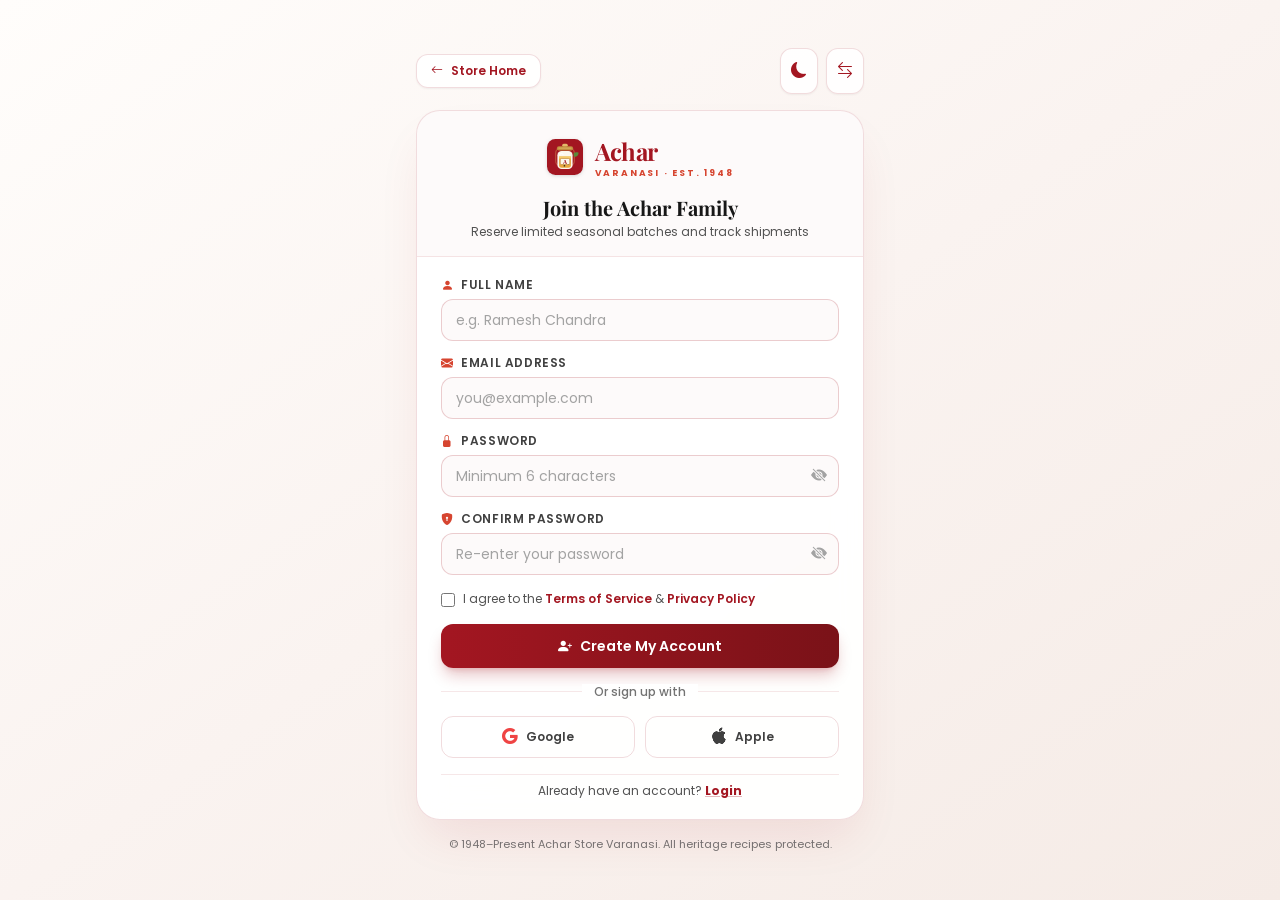
<file: sign.html>
<!DOCTYPE html>
<html lang="en" dir="ltr">

<head>
  <meta charset="UTF-8">
  <meta name="viewport" content="width=device-width, initial-scale=1.0, viewport-fit=cover">
  <title>Sign Up | Achar &mdash; Specialty Pickle &amp; Homemade Preserve Store</title>
  <meta name="description" content="Create an account with Achar to enjoy fresh seasonal batch releases, tasting club member perks, and easy order tracking.">
  <link rel="icon" href="images/logo.svg">
  <link rel="preconnect" href="https://fonts.googleapis.com">
  <link rel="preconnect" href="https://fonts.gstatic.com" crossorigin>
  <link
    href="https://fonts.googleapis.com/css2?family=Playfair+Display:ital,wght@0,400;0,600;0,700;1,400&family=Poppins:wght@300;400;500;600;700&display=swap"
    rel="stylesheet">
  <script src="tailwind.js"></script>
  <link rel="stylesheet" href="https://cdn.jsdelivr.net/npm/bootstrap-icons@1.11.3/font/bootstrap-icons.min.css">

  <script>
    tailwind.config = {
      darkMode: 'class',
      theme: {
        extend: {
          fontFamily: {
            sans: ['Poppins', 'ui-sans-serif', 'system-ui', 'sans-serif'],
            serif: ['Playfair Display', 'ui-serif', 'Georgia', 'serif'],
          },
          colors: {
            brand: {
              DEFAULT: '#A31621',
              deep: '#7A1218',
              soft: '#D64530',
              50: '#FDF8F6',
              100: '#F5EBE6',
              200: '#EBD5CC',
              300: '#D9B4A3',
              400: '#C28872',
              500: '#A31621',
              600: '#8E131C',
              700: '#7A1218',
              800: '#5C0D12',
              900: '#3D090C',
            }
          }
        }
      }
    }
  </script>
  <style>
    * {
      -webkit-tap-highlight-color: transparent;
    }

    body {
      transition: background-color 0.3s ease, color 0.3s ease;
    }

    .signup-card {
      backdrop-filter: blur(14px);
      transition: transform 0.25s ease, box-shadow 0.25s ease;
    }

    .signup-card:hover {
      transform: translateY(-2px);
    }

    .input-focus:focus {
      outline: none;
      border-color: #A31621;
      box-shadow: 0 0 0 3px rgba(163, 22, 33, 0.18);
    }

    .dark .input-focus:focus {
      border-color: #f59e0b;
      box-shadow: 0 0 0 3px rgba(245, 158, 11, 0.25);
    }

    /* RTL specific adjustments */
    [dir="rtl"] .space-x-reverse {
      flex-direction: row-reverse;
    }

    [dir="rtl"] .text-left {
      text-align: right;
    }

    [dir="rtl"] .mr-2 {
      margin-left: 0.5rem;
      margin-right: 0;
    }

    [dir="rtl"] .password-toggle {
      right: auto;
      left: 1rem;
    }

    /* Custom scrollbar for form content */
    .form-container {
      overflow-y: auto;
      scrollbar-width: thin;
    }

    .form-container::-webkit-scrollbar {
      width: 4px;
    }

    .form-container::-webkit-scrollbar-track {
      background: rgba(163, 22, 33, 0.05);
      border-radius: 10px;
    }

    .form-container::-webkit-scrollbar-thumb {
      background: #A31621;
      border-radius: 10px;
    }

    .dark .form-container::-webkit-scrollbar-track {
      background: rgba(255, 255, 255, 0.05);
    }

    .dark .form-container::-webkit-scrollbar-thumb {
      background: #f59e0b;
    }
  </style>
</head>

<body
  class="min-h-screen flex items-center justify-center p-3 sm:p-4 font-sans antialiased bg-gradient-to-br from-[#FFFDFB] via-[#FAF3F0] to-[#F5EBE6] dark:from-[#0E0607] dark:via-[#160B0D] dark:to-[#0A0405] text-brand dark:text-neutral-100 transition-colors duration-300">

  <div class="w-full max-w-sm md:max-w-md my-6">

    <!-- Top Action Bar (Back to Shop, Theme & RTL Toggles) -->
    <div class="flex items-center justify-between gap-3 mb-4">
      <a href="index.html"
        class="inline-flex items-center gap-2 px-3.5 py-2 rounded-xl bg-white/90 dark:bg-neutral-900/90 shadow-sm border border-brand/15 dark:border-white/15 text-xs font-semibold text-brand dark:text-amber-300 hover:bg-brand/5 dark:hover:bg-white/5 transition-all duration-200">
        <i class="bi bi-arrow-left"></i>
        <span>Store Home</span>
      </a>

      <div class="flex items-center gap-2">
        <button id="themeToggleBtn" aria-label="Toggle dark mode"
          class="p-2.5 rounded-xl bg-white/90 dark:bg-neutral-900/90 shadow-sm border border-brand/15 dark:border-white/15 text-brand dark:text-amber-300 hover:bg-brand/5 dark:hover:bg-white/5 transition-all duration-200">
          <i id="themeIcon" class="bi bi-moon-fill text-base"></i>
        </button>
        <button id="rtlToggleBtn" aria-label="Toggle RTL direction"
          class="p-2.5 rounded-xl bg-white/90 dark:bg-neutral-900/90 shadow-sm border border-brand/15 dark:border-white/15 text-brand dark:text-amber-300 hover:bg-brand/5 dark:hover:bg-white/5 transition-all duration-200">
          <i class="bi bi-arrow-left-right text-base"></i>
        </button>
      </div>
    </div>

    <!-- Sign Up Card -->
    <div
      class="signup-card bg-white/95 dark:bg-[#180E10]/95 rounded-3xl shadow-2xl shadow-brand/10 dark:shadow-black/60 border border-brand/15 dark:border-white/15 overflow-hidden transition-all duration-300 flex flex-col max-h-[92vh]">

      <!-- Header -->
      <div class="px-6 pt-6 pb-4 text-center border-b border-brand/10 dark:border-white/10 bg-brand/[0.02] dark:bg-white/[0.01] flex-none">
        <a href="index.html" class="inline-flex items-center justify-center gap-3 transition group">
          <img src="images/logo.svg" alt="Achar Logo" class="h-9 w-9 object-contain drop-shadow" />
          <div class="text-left">
            <span class="block font-serif text-2xl font-bold tracking-tight text-brand dark:text-white">Achar</span>
            <span class="block font-sans text-[9px] font-bold uppercase tracking-[0.2em] text-brand-soft dark:text-amber-300">Varanasi &middot; Est. 1948</span>
          </div>
        </a>
        <h1 class="mt-3 font-serif text-xl font-bold text-neutral-900 dark:text-white">Join the Achar Family</h1>
        <p class="text-xs text-neutral-600 dark:text-neutral-400 mt-0.5">Reserve limited seasonal batches and track shipments</p>
      </div>

      <!-- Scrollable Form Container -->
      <div class="form-container px-6 py-5 overflow-y-auto flex-1">
        <form id="signupForm" onsubmit="handleSignup(event)">
          <!-- Full Name Field -->
          <div class="mb-3.5">
            <label for="fullname" class="block text-xs font-semibold uppercase tracking-wider text-neutral-700 dark:text-neutral-200 mb-1.5">
              <i class="bi bi-person-fill mr-1 text-brand-soft dark:text-amber-400"></i> Full Name
            </label>
            <input type="text" id="fullname" name="fullname" required
              class="input-focus w-full px-3.5 py-2.5 rounded-xl border border-brand/20 dark:border-white/15 bg-brand/[0.02] dark:bg-neutral-900/60 text-neutral-900 dark:text-white placeholder-neutral-400 dark:placeholder-neutral-500 text-sm transition-all duration-200"
              placeholder="e.g. Ramesh Chandra">
          </div>

          <!-- Email Field -->
          <div class="mb-3.5">
            <label for="email" class="block text-xs font-semibold uppercase tracking-wider text-neutral-700 dark:text-neutral-200 mb-1.5">
              <i class="bi bi-envelope-fill mr-1 text-brand-soft dark:text-amber-400"></i> Email Address
            </label>
            <input type="email" id="email" name="email" required
              class="input-focus w-full px-3.5 py-2.5 rounded-xl border border-brand/20 dark:border-white/15 bg-brand/[0.02] dark:bg-neutral-900/60 text-neutral-900 dark:text-white placeholder-neutral-400 dark:placeholder-neutral-500 text-sm transition-all duration-200"
              placeholder="you@example.com">
          </div>

          <!-- Password Field with Eye Icon -->
          <div class="mb-3.5">
            <label for="password" class="block text-xs font-semibold uppercase tracking-wider text-neutral-700 dark:text-neutral-200 mb-1.5">
              <i class="bi bi-lock-fill mr-1 text-brand-soft dark:text-amber-400"></i> Password
            </label>
            <div class="relative">
              <input type="password" id="password" name="password" required
                class="input-focus w-full px-3.5 py-2.5 rounded-xl border border-brand/20 dark:border-white/15 bg-brand/[0.02] dark:bg-neutral-900/60 text-neutral-900 dark:text-white placeholder-neutral-400 dark:placeholder-neutral-500 text-sm transition-all duration-200 pr-10"
                placeholder="Minimum 6 characters">
              <button type="button" id="togglePassword" aria-label="Toggle password visibility"
                class="absolute inset-y-0 right-3 flex items-center text-neutral-400 hover:text-brand dark:hover:text-amber-300 transition">
                <i id="passwordEyeIcon" class="bi bi-eye-slash-fill text-base"></i>
              </button>
            </div>
            <div id="passwordStrength" class="text-xs mt-1"></div>
          </div>

          <!-- Confirm Password Field with Eye Icon -->
          <div class="mb-4">
            <label for="confirmPassword" class="block text-xs font-semibold uppercase tracking-wider text-neutral-700 dark:text-neutral-200 mb-1.5">
              <i class="bi bi-shield-lock-fill mr-1 text-brand-soft dark:text-amber-400"></i> Confirm Password
            </label>
            <div class="relative">
              <input type="password" id="confirmPassword" name="confirmPassword" required
                class="input-focus w-full px-3.5 py-2.5 rounded-xl border border-brand/20 dark:border-white/15 bg-brand/[0.02] dark:bg-neutral-900/60 text-neutral-900 dark:text-white placeholder-neutral-400 dark:placeholder-neutral-500 text-sm transition-all duration-200 pr-10"
                placeholder="Re-enter your password">
              <button type="button" id="toggleConfirmPassword" aria-label="Toggle confirm password visibility"
                class="absolute inset-y-0 right-3 flex items-center text-neutral-400 hover:text-brand dark:hover:text-amber-300 transition">
                <i id="confirmPasswordEyeIcon" class="bi bi-eye-slash-fill text-base"></i>
              </button>
            </div>
          </div>

          <!-- Terms and Conditions -->
          <div class="flex items-start gap-2 mb-4">
            <input type="checkbox" id="termsCheckbox" required
              class="mt-0.5 w-3.5 h-3.5 rounded border-brand/30 dark:border-white/30 text-brand focus:ring-brand dark:focus:ring-amber-400 focus:ring-offset-0">
            <label for="termsCheckbox" class="text-xs text-neutral-600 dark:text-neutral-400 leading-snug">
              I agree to the <a href="#" class="text-brand dark:text-amber-300 font-semibold hover:underline">Terms of Service</a> &amp; <a href="#" class="text-brand dark:text-amber-300 font-semibold hover:underline">Privacy Policy</a>
            </label>
          </div>

          <!-- Sign Up Button -->
          <button type="submit"
            class="w-full bg-gradient-to-r from-brand to-brand-deep hover:from-brand-deep hover:to-brand text-white font-semibold py-3 rounded-xl shadow-lg shadow-brand/25 hover:shadow-brand/40 transition-all duration-300 transform hover:scale-[1.01] text-sm flex items-center justify-center gap-2">
            <i class="bi bi-person-plus-fill"></i>
            <span>Create My Account</span>
          </button>
        </form>

        <!-- Divider -->
        <div class="relative my-4">
          <div class="absolute inset-0 flex items-center">
            <div class="w-full border-t border-brand/10 dark:border-white/10"></div>
          </div>
          <div class="relative flex justify-center text-xs">
            <span class="px-3 bg-white dark:bg-[#180E10] text-neutral-500 dark:text-neutral-400 font-medium">Or sign up with</span>
          </div>
        </div>

        <!-- Social Sign Up Buttons -->
        <div class="grid grid-cols-2 gap-2.5">
          <button type="button"
            class="flex items-center justify-center gap-2 px-3 py-2 border border-brand/15 dark:border-white/15 rounded-xl text-neutral-700 dark:text-neutral-200 hover:bg-brand/5 dark:hover:bg-white/5 transition-all duration-200 text-xs font-semibold">
            <i class="bi bi-google text-base text-red-500"></i>
            <span>Google</span>
          </button>
          <button type="button"
            class="flex items-center justify-center gap-2 px-3 py-2 border border-brand/15 dark:border-white/15 rounded-xl text-neutral-700 dark:text-neutral-200 hover:bg-brand/5 dark:hover:bg-white/5 transition-all duration-200 text-xs font-semibold">
            <i class="bi bi-apple text-base"></i>
            <span>Apple</span>
          </button>
        </div>

        <!-- Login Link -->
        <p class="text-center text-xs text-neutral-600 dark:text-neutral-400 mt-4 pt-2 border-t border-brand/10 dark:border-white/10">
          Already have an account?
          <a href="login.html" class="font-bold text-brand dark:text-amber-300 hover:text-brand-soft dark:hover:text-amber-200 underline decoration-brand/30 transition">
            Login
          </a>
        </p>
      </div>
    </div>

    <!-- Bottom Footer Note -->
    <p class="text-center text-[11px] text-neutral-500 dark:text-neutral-400 mt-4">
      &copy; 1948&ndash;Present Achar Store Varanasi. All heritage recipes protected.
    </p>
  </div>

  <script>
    // Theme Toggle Functionality
    function initTheme() {
      const savedTheme = localStorage.getItem('theme');
      const prefersDark = window.matchMedia('(prefers-color-scheme: dark)').matches;

      if (savedTheme === 'dark' || (!savedTheme && prefersDark)) {
        document.documentElement.classList.add('dark');
        document.documentElement.setAttribute('data-theme', 'dark');
        updateThemeIcon(true);
      } else {
        document.documentElement.classList.remove('dark');
        document.documentElement.setAttribute('data-theme', 'light');
        updateThemeIcon(false);
      }
    }

    function updateThemeIcon(isDark) {
      const themeIcon = document.getElementById('themeIcon');
      if (themeIcon) {
        themeIcon.className = isDark ? 'bi bi-sun-fill text-base' : 'bi bi-moon-fill text-base';
      }
    }

    function toggleTheme() {
      const isDark = document.documentElement.classList.contains('dark');
      if (isDark) {
        document.documentElement.classList.remove('dark');
        document.documentElement.setAttribute('data-theme', 'light');
        localStorage.setItem('theme', 'light');
        updateThemeIcon(false);
      } else {
        document.documentElement.classList.add('dark');
        document.documentElement.setAttribute('data-theme', 'dark');
        localStorage.setItem('theme', 'dark');
        updateThemeIcon(true);
      }
    }

    // RTL Toggle Functionality
    function initRTL() {
      const savedDir = localStorage.getItem('dir');
      if (savedDir === 'rtl') {
        document.documentElement.dir = 'rtl';
      } else {
        document.documentElement.dir = 'ltr';
      }
    }

    function toggleRTL() {
      const currentDir = document.documentElement.dir;
      const newDir = currentDir === 'rtl' ? 'ltr' : 'rtl';
      document.documentElement.dir = newDir;
      localStorage.setItem('dir', newDir);
    }

    // Password Visibility Toggle for Password Field
    function initPasswordToggle() {
      const toggleBtn = document.getElementById('togglePassword');
      const passwordInput = document.getElementById('password');
      const eyeIcon = document.getElementById('passwordEyeIcon');

      if (toggleBtn && passwordInput && eyeIcon) {
        toggleBtn.addEventListener('click', function () {
          const type = passwordInput.getAttribute('type') === 'password' ? 'text' : 'password';
          passwordInput.setAttribute('type', type);
          eyeIcon.className = type === 'password' ? 'bi bi-eye-slash-fill text-base' : 'bi bi-eye-fill text-base';
        });
      }
    }

    // Password Visibility Toggle for Confirm Password Field
    function initConfirmPasswordToggle() {
      const toggleBtn = document.getElementById('toggleConfirmPassword');
      const confirmInput = document.getElementById('confirmPassword');
      const eyeIcon = document.getElementById('confirmPasswordEyeIcon');

      if (toggleBtn && confirmInput && eyeIcon) {
        toggleBtn.addEventListener('click', function () {
          const type = confirmInput.getAttribute('type') === 'password' ? 'text' : 'password';
          confirmInput.setAttribute('type', type);
          eyeIcon.className = type === 'password' ? 'bi bi-eye-slash-fill text-base' : 'bi bi-eye-fill text-base';
        });
      }
    }

    // Password strength checker
    function checkPasswordStrength(password) {
      let strength = 0;
      if (password.length >= 8) strength++;
      if (password.match(/[a-z]/) && password.match(/[A-Z]/)) strength++;
      if (password.match(/[0-9]/)) strength++;
      if (password.match(/[^a-zA-Z0-9]/)) strength++;
      return strength;
    }

    // Handle Sign Up
    function handleSignup(event) {
      event.preventDefault();

      const fullname = document.getElementById('fullname').value;
      const email = document.getElementById('email').value;
      const password = document.getElementById('password').value;
      const confirmPassword = document.getElementById('confirmPassword').value;
      const termsCheckbox = document.getElementById('termsCheckbox');

      // Validation
      if (!fullname.trim()) {
        alert('Please enter your full name');
        return;
      }

      if (!email.match(/^[^\s@]+@[^\s@]+\.[^\s@]+$/)) {
        alert('Please enter a valid email address');
        return;
      }

      if (password.length < 6) {
        alert('Password must be at least 6 characters long');
        return;
      }

      if (password !== confirmPassword) {
        alert('Passwords do not match');
        return;
      }

      if (!termsCheckbox.checked) {
        alert('Please agree to the Terms of Service and Privacy Policy');
        return;
      }

      const strength = checkPasswordStrength(password);
      let strengthMessage = '';
      if (strength === 4) strengthMessage = 'Password Strength: Strong';
      else if (strength === 3) strengthMessage = 'Password Strength: Good';
      else strengthMessage = 'Consider using numbers and symbols for higher security.';

      alert(`Account created successfully!\n\nWelcome to Achar, ${fullname}!\n${strengthMessage}\n\nRedirecting to login...`);

      // Store demo user info
      localStorage.setItem('rememberedEmail', email);
      localStorage.setItem('signupName', fullname);

      // Redirect to login page
      window.location.href = 'login.html';
    }

    // Password strength indicator live feedback
    const passwordInput = document.getElementById('password');
    if (passwordInput) {
      passwordInput.addEventListener('input', function () {
        const strength = checkPasswordStrength(this.value);
        const strengthSpan = document.getElementById('passwordStrength');
        if (strengthSpan) {
          if (this.value.length === 0) {
            strengthSpan.textContent = '';
            strengthSpan.className = 'text-xs mt-1';
          } else if (strength >= 3) {
            strengthSpan.innerHTML = '<i class="bi bi-check-circle-fill text-emerald-500 mr-1 text-[10px]"></i> Strong password';
            strengthSpan.className = 'text-xs mt-1 text-emerald-600 dark:text-emerald-400 font-medium';
          } else if (strength === 2) {
            strengthSpan.innerHTML = '<i class="bi bi-exclamation-triangle-fill text-amber-500 mr-1 text-[10px]"></i> Medium password';
            strengthSpan.className = 'text-xs mt-1 text-amber-600 dark:text-amber-400 font-medium';
          } else {
            strengthSpan.innerHTML = '<i class="bi bi-x-circle-fill text-brand-soft mr-1 text-[10px]"></i> Weak - add uppercase, numbers or symbols';
            strengthSpan.className = 'text-xs mt-1 text-brand-soft dark:text-red-400 font-medium';
          }
        }
      });
    }

    // Attach event listeners
    document.getElementById('themeToggleBtn')?.addEventListener('click', toggleTheme);
    document.getElementById('rtlToggleBtn')?.addEventListener('click', toggleRTL);

    // Initialize on page load
    initTheme();
    initRTL();
    initPasswordToggle();
    initConfirmPasswordToggle();
  </script>
</body>

</html>
</file>
<file: navbar.css>
html,
body {
  max-width: 100% !important;
  overflow-x: hidden !important;
  margin: 0;
  padding: 0;
}

.mobile-toggle {
  display: none;
}

.nav-active {
  color: #D64530;
  position: relative;
}

#navLinks a.nav-active::after {
  content: "";
  position: absolute;
  left: 0;
  bottom: -8px;
  width: 100%;
  height: 2px;
  background-color: #D64530;
  border-radius: 2px;
}

#homeDropdownMenu li a.nav-active::after,
#mobileMenu li a.nav-active::after {
  display: none;
}

[data-theme="dark"] #mainNavbar,
[data-theme="dark"] #mobileMenu,
[data-theme="dark"] #homeDropdownMenu {
  background-color: #000000 !important;
  border-color: rgba(211, 69, 48, 0.35) !important;
}

[data-theme="dark"] #homeDropdownMenu a:hover,
[data-theme="dark"] #mobileMenu a:hover {
  background-color: #D64530 !important;
  color: #000000 !important;
}

[data-theme="dark"] .nav-active {
  color: #E8735F !important;
}

[data-theme="dark"] #navLinks a.nav-active::after {
  background-color: #E8735F !important;
}

@media (max-width: 1024px) {
  #navLinks {
    gap: 14px;
  }
}

@media (max-width: 820px) {
  #centerLinksWrapper {
    display: none !important;
  }
}

@media (min-width: 821px) {
  #hamburgerBtn {
    display: none !important;
  }

  #mobileMenuOverlay,
  #mobileMenu {
    display: none !important;
  }
}

.mobile-menu-open {
  overflow: hidden;
}

#mobileMenu.active {
  transform: translateX(0);
}

#mobileMenuOverlay.active {
  display: block !important;
}

/* Animation for mobile dropdown */
#mobileDropdownMenu {
  transition: max-height 0.3s ease-out;
}

#mobileDropdownMenu.show {
  display: block !important;
  animation: slideDown 0.3s ease-out;
}

#hamburgerBtn i {
  color: #A31621;
}

@keyframes slideDown {
  from {
    opacity: 0;
    transform: translateY(-10px);
  }

  to {
    opacity: 1;
    transform: translateY(0);
  }
}

@media (min-width: 821px) {
  #centerLinksWrapper {
    display: flex !important;
  }
}

@media (max-width: 821px) {
  #navLinks a.nav-active::after {
    display: none;
  }
}

@media (max-width: 426px) {

  #theme-toggle i {
    font-size: 15px;
  }

  #hamburgerBtn i {
    font-size: 20px;
    color: #A31621;
  }

  #closeMenuBtn {
    font-size: 20px;
  }

  #rightButtons {
    gap: 1rem;
  }
}

[data-theme="dark"] #homeDropdownMenu a,
[data-theme="dark"] #mainNavbar i,
[data-theme="dark"] #mainNavbar button,
[data-theme="dark"] #mainNavbar a,
[data-theme="dark"] #mobileMenu i,
[data-theme="dark"] #mobileMenu a,
[data-theme="dark"] #mobileMenu button {
  color: #FFFFFF !important;
}

[data-theme="dark"] #mainNavbar a.nav-active,
[data-theme="dark"] #mobileMenu a.nav-active {
  color: #E8735F !important;
}

/* ---------- Hover effects (shared across all pages) ---------- */

#navLinks > li > a {
  position: relative;
  padding-bottom: 2px;
}

#navLinks > li > a::before {
  content: "";
  position: absolute;
  left: 0;
  bottom: 0;
  width: 100%;
  height: 2px;
  background-color: #D64530;
  border-radius: 2px;
  transform: scaleX(0);
  transform-origin: right center;
  transition: transform 0.28s ease;
}

#navLinks > li > a:hover::before,
#navLinks > li > a:focus-visible::before {
  transform: scaleX(1);
  transform-origin: left center;
}

[data-theme="dark"] #navLinks > li > a::before {
  background-color: #E8735F;
}

#mainNavbar a[href="index.html"] img,
#mainNavbar a[href="home2.html"] img,
#mobileMenu a[href="index.html"] img,
#mobileMenu a[href="home2.html"] img,
footer a img {
  transition: transform 0.3s ease;
}

#mainNavbar a:hover img,
#mobileMenu a:hover img,
footer a:hover img {
  transform: scale(1.08) rotate(-3deg);
}

#theme-toggle:hover,
#rtlToggle:hover,
#hamburgerBtn:hover,
#mobile-theme-toggle:hover,
#mobile-rtl-toggle:hover {
  background-color: #A31621;
  color: #FFFFFF;
  transform: translateY(-2px);
}

#theme-toggle,
#rtlToggle,
#hamburgerBtn,
#mobile-theme-toggle,
#mobile-rtl-toggle {
  transition: background-color 0.25s ease, color 0.25s ease,
    transform 0.25s ease;
}

[data-theme="dark"] #theme-toggle:hover,
[data-theme="dark"] #rtlToggle:hover,
[data-theme="dark"] #hamburgerBtn:hover,
[data-theme="dark"] #mobile-theme-toggle:hover,
[data-theme="dark"] #mobile-rtl-toggle:hover {
  background-color: rgba(232, 115, 95, 0.15);
  color: #FFFFFF;
}
</file>
<file: footer.css>
[data-theme="dark"] footer div,
[data-theme="dark"] footer span,
[data-theme="dark"] footer a,
[data-theme="dark"] footer i {
  color: #FFFFFF !important;
}

[data-theme="dark"] footer {
  background-color: #000000 !important;
  border-top-color: rgba(211, 69, 48, 0.35) !important;
}

[data-theme="dark"] footer a:hover {
  color: #E8735F !important;
}

/* ---------- Hover effects (shared across all pages) ---------- */

footer li a {
  display: inline-block;
  transition: color 0.25s ease, transform 0.25s ease;
}

footer li a:hover {
  color: #D64530 !important;
  transform: translateX(5px);
}

[data-theme="dark"] footer li a:hover {
  color: #E8735F !important;
}

footer a[aria-label] {
  display: inline-flex;
  align-items: center;
  justify-content: center;
  height: 38px;
  width: 38px;
  border-radius: 9999px;
  border: 1px solid rgba(163, 22, 33, 0.25);
  transition: color 0.25s ease, background-color 0.25s ease, transform 0.25s ease,
    border-color 0.25s ease;
}

footer a[aria-label]:hover {
  background-color: #A31621;
  border-color: #A31621;
  color: #FFFFFF !important;
  transform: translateY(-3px);
}

[data-theme="dark"] footer a[aria-label] {
  border-color: rgba(232, 115, 95, 0.3);
}

[data-theme="dark"] footer a[aria-label]:hover {
  background-color: #D64530;
  border-color: #D64530;
}
</file>
